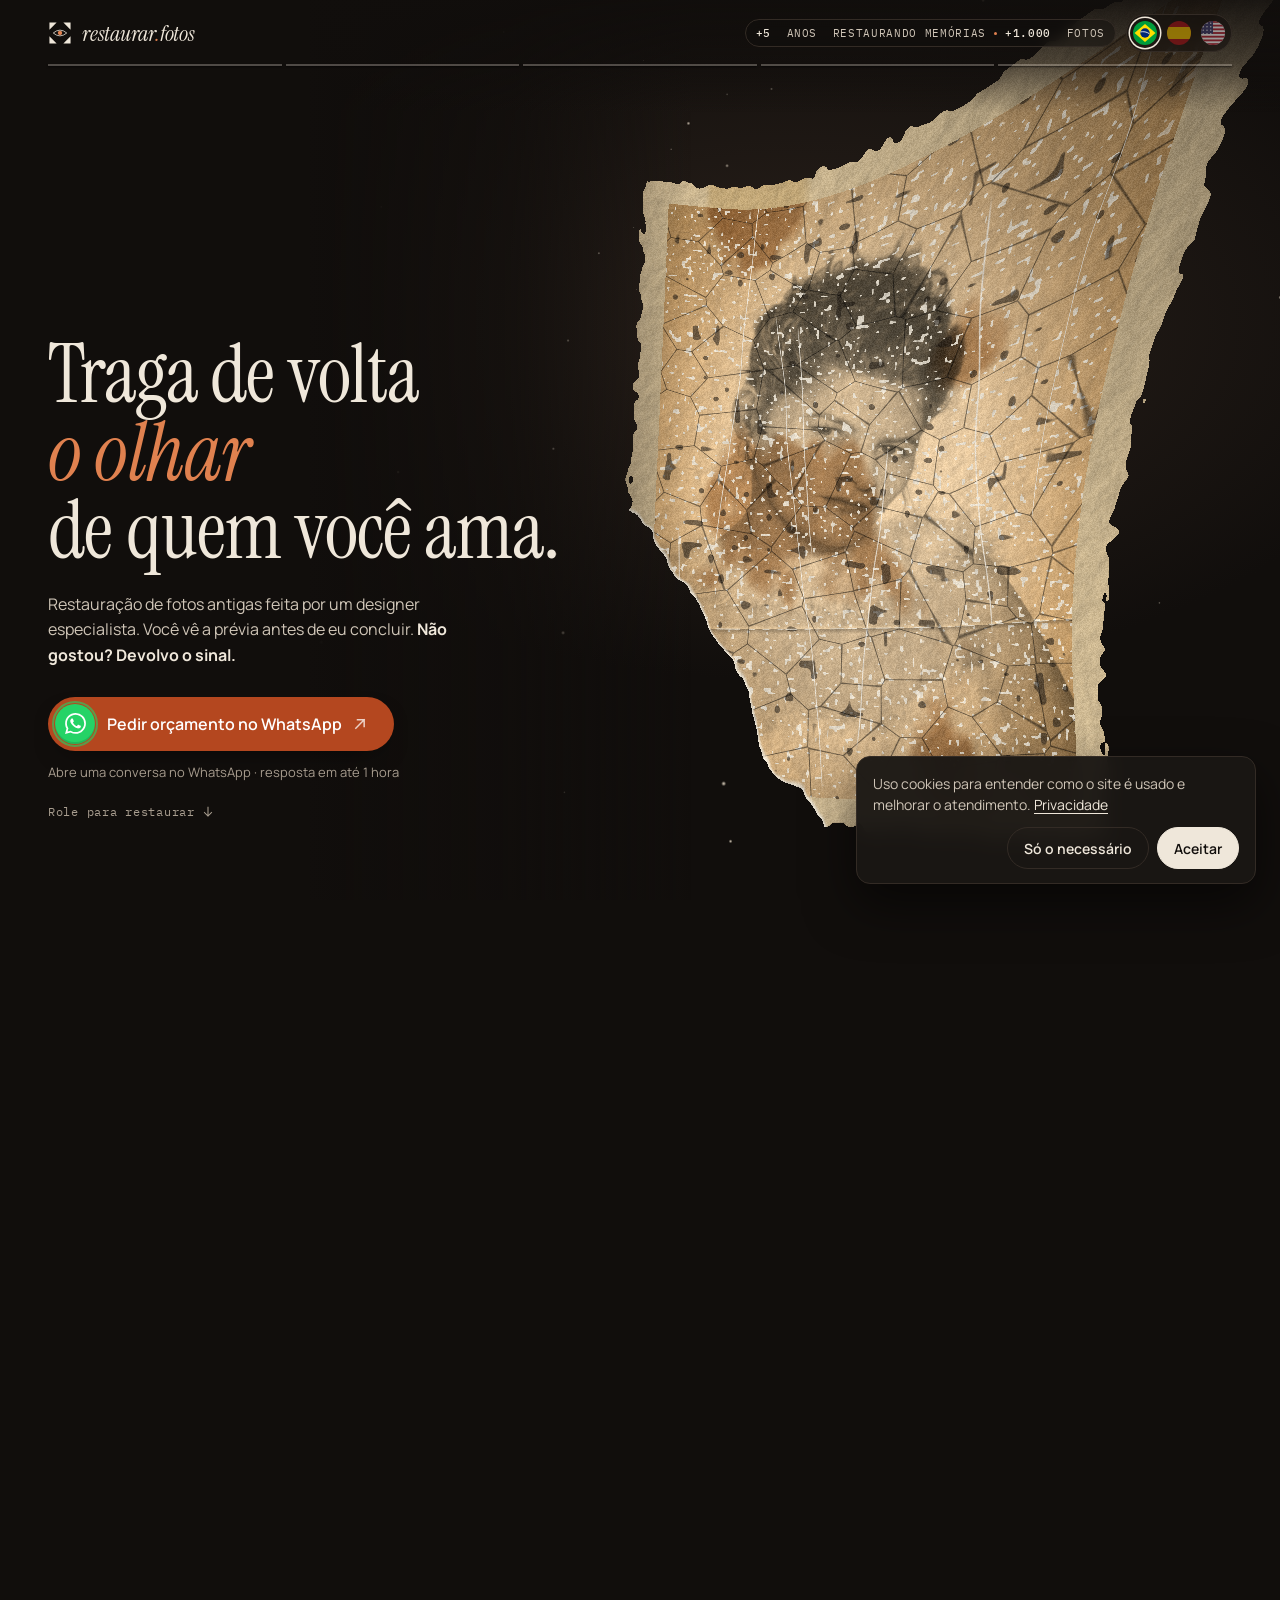
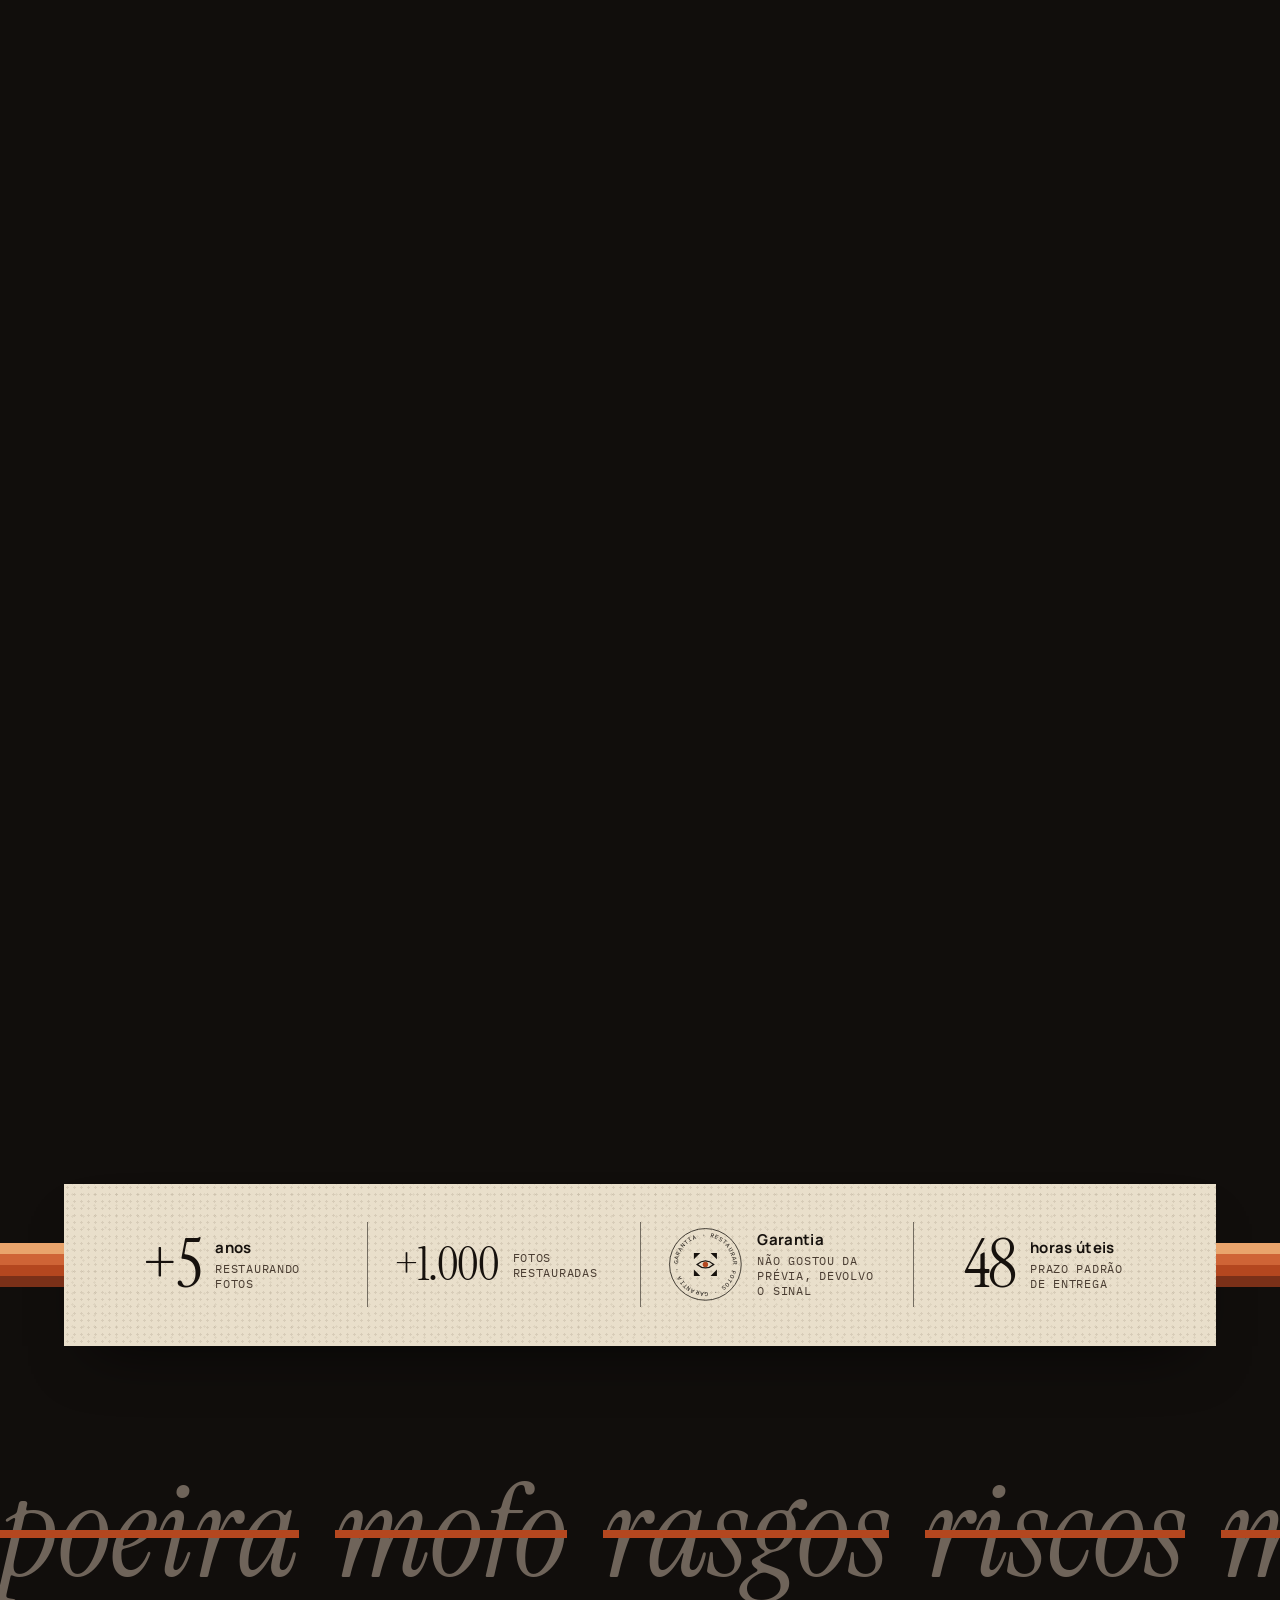
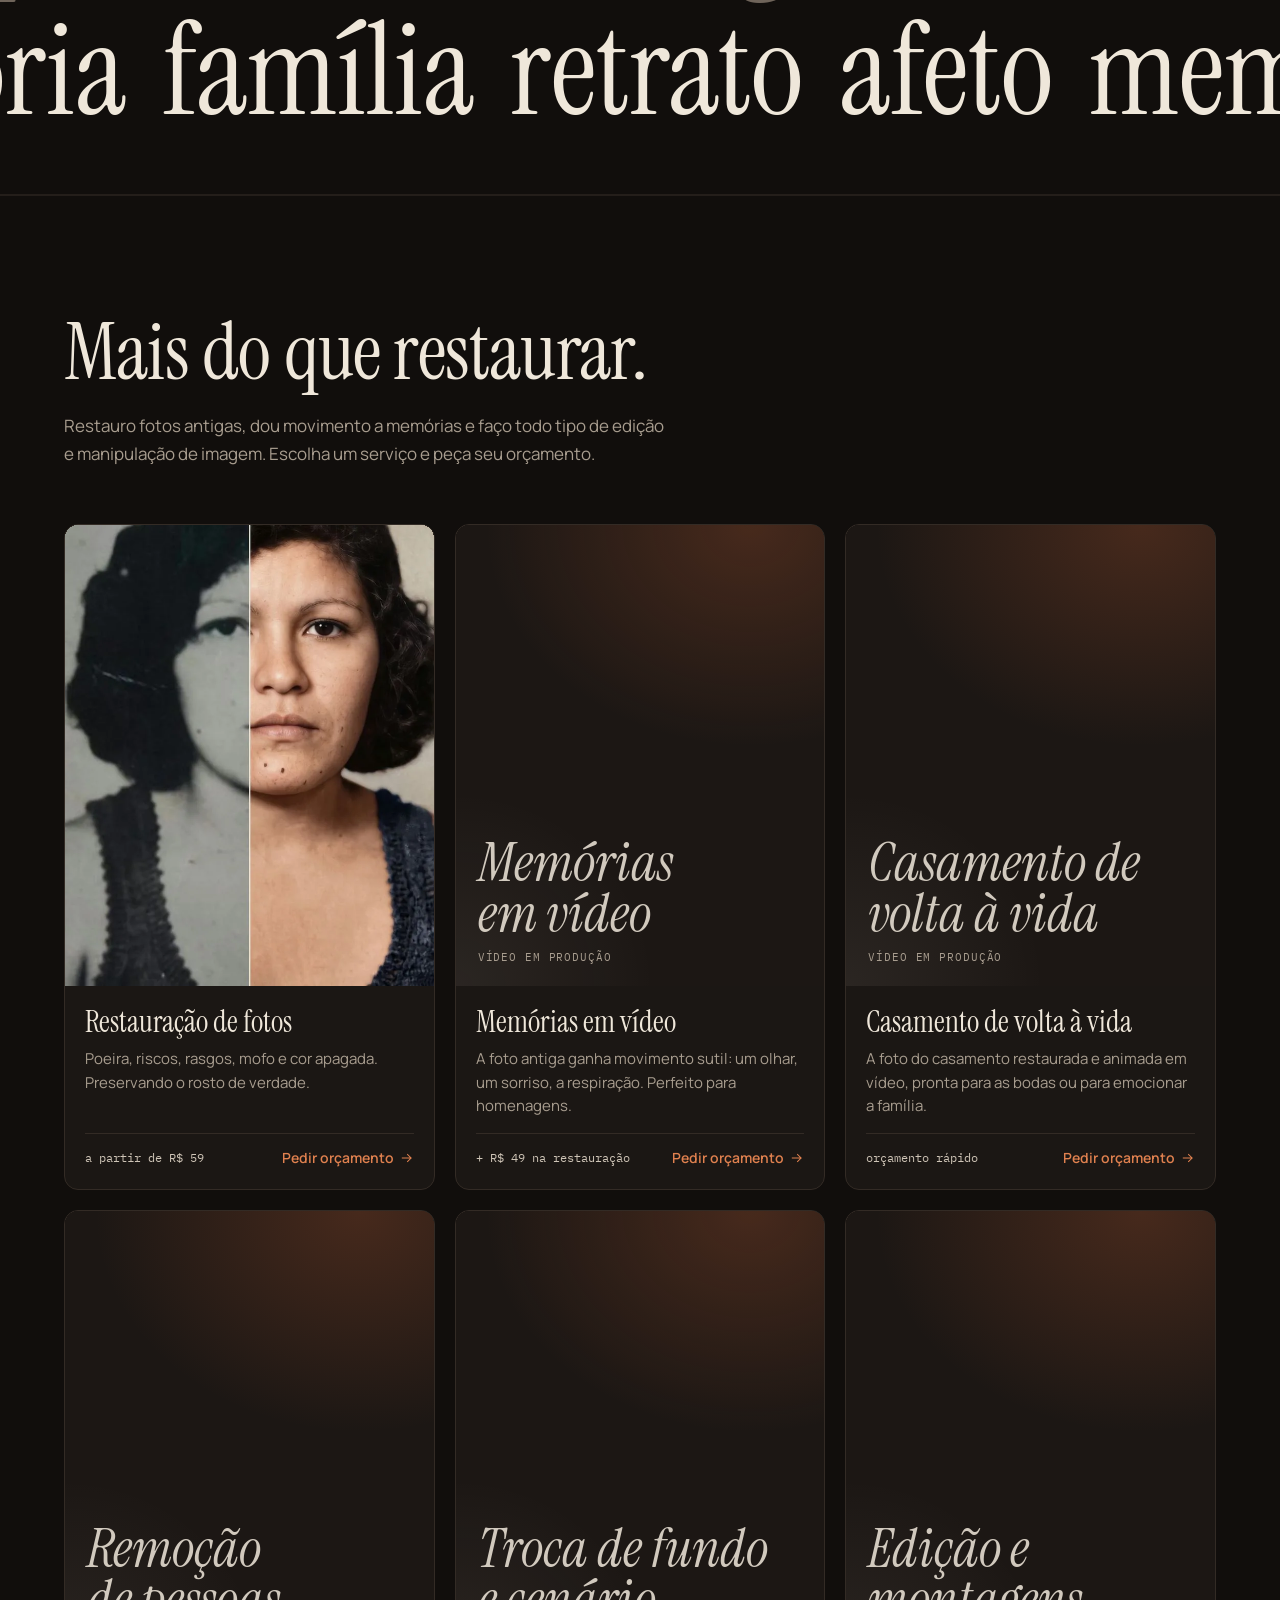
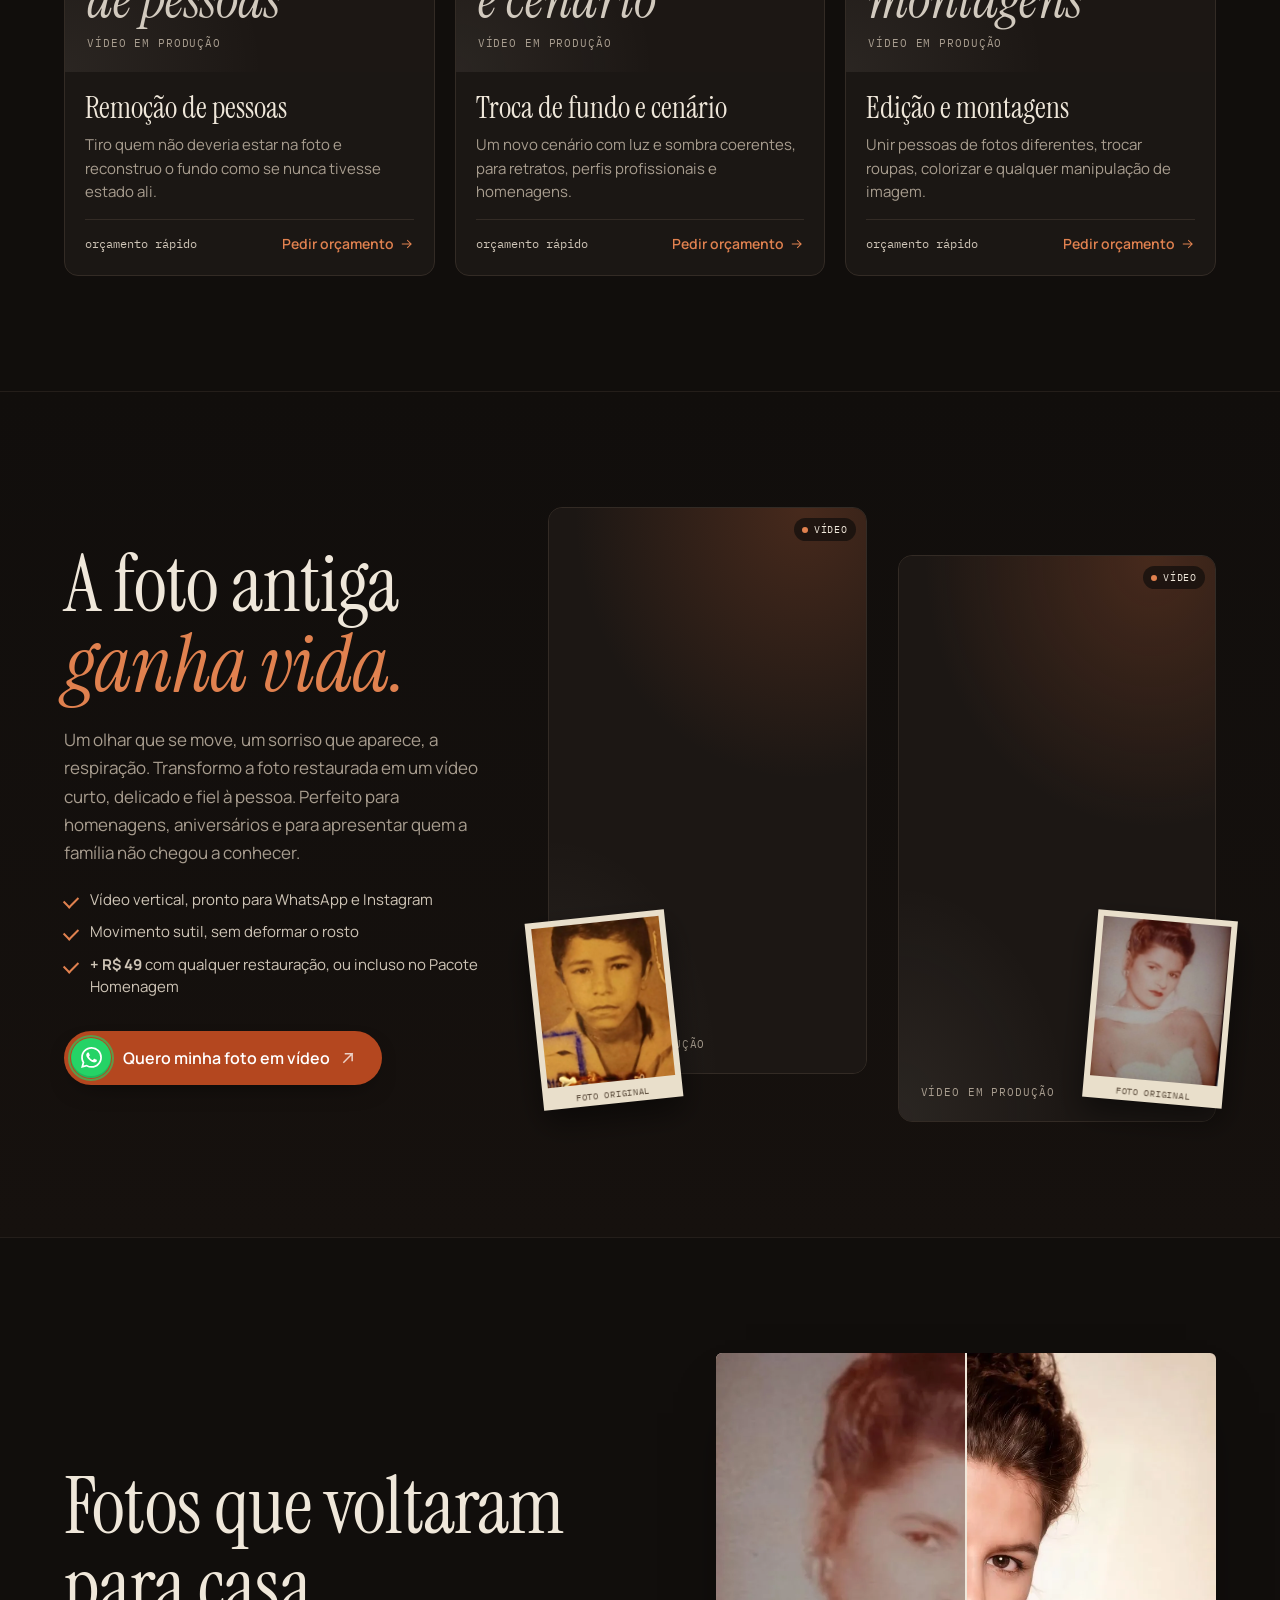
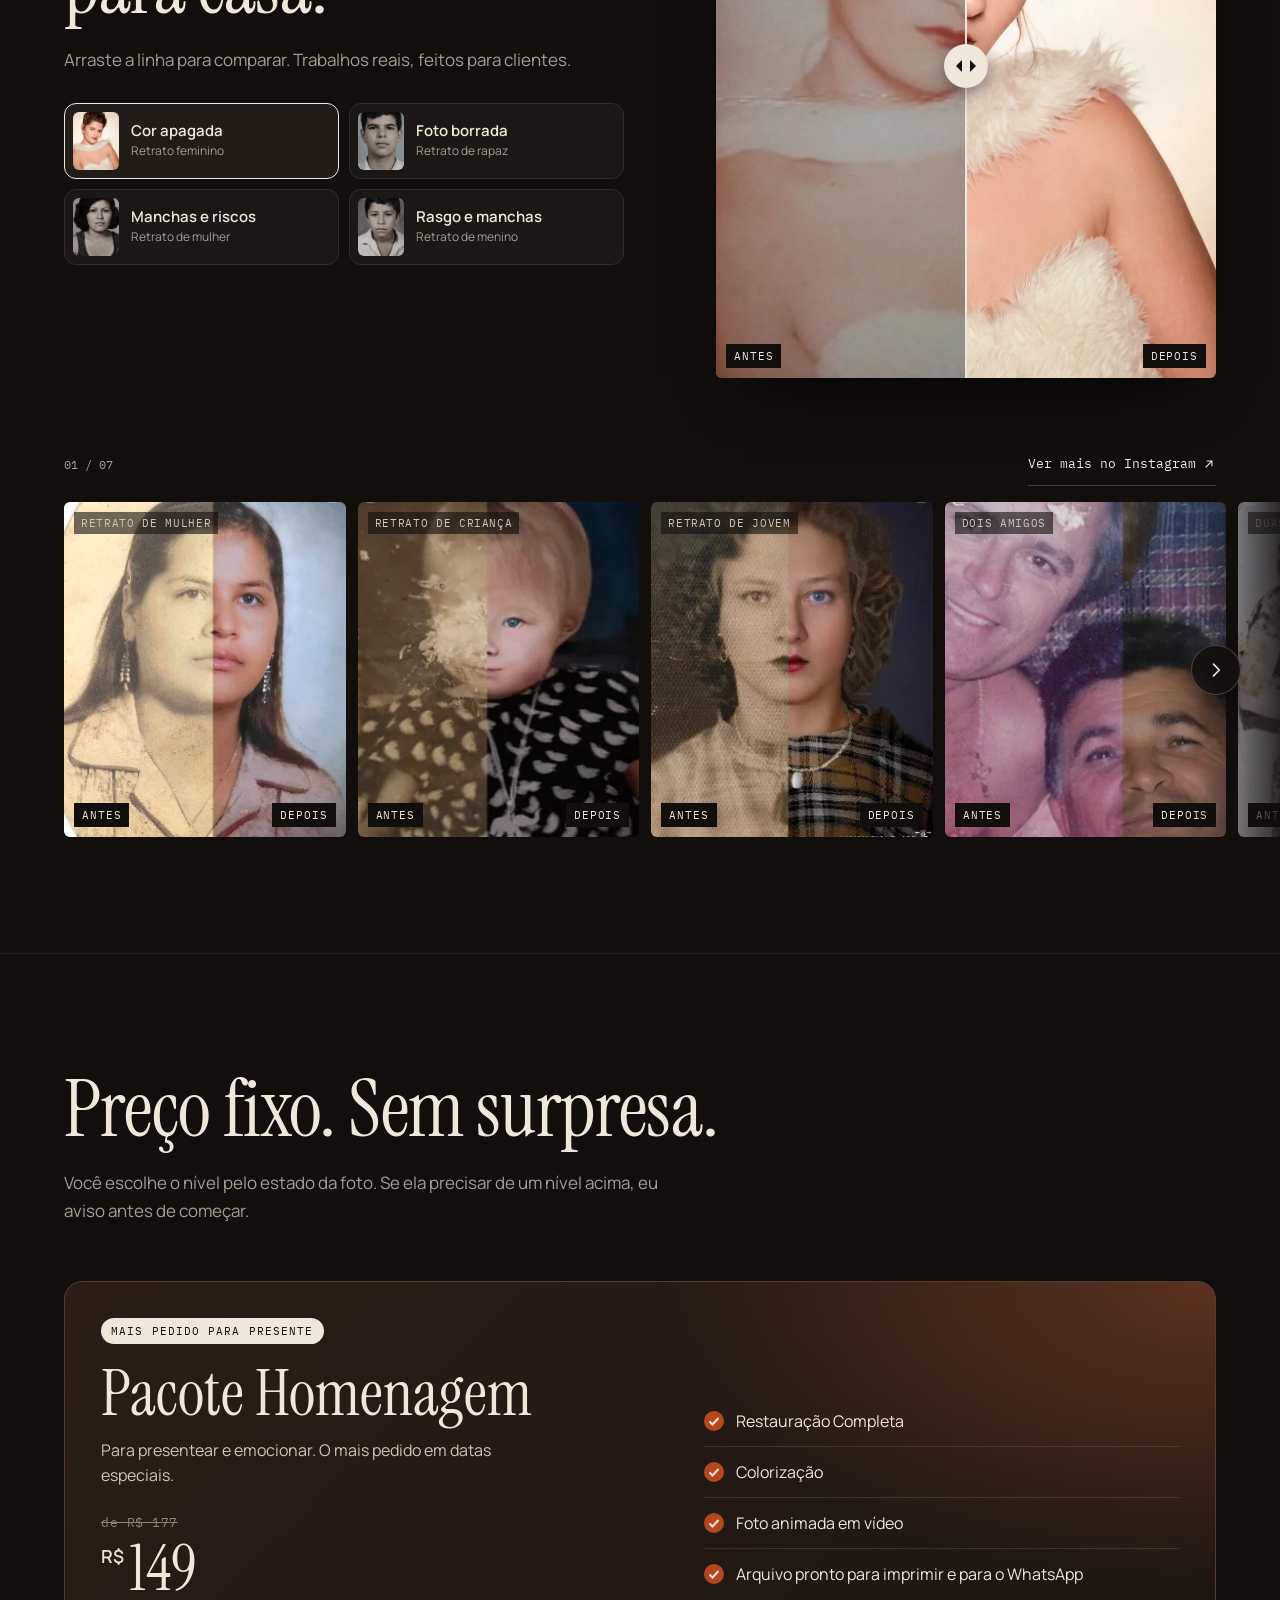
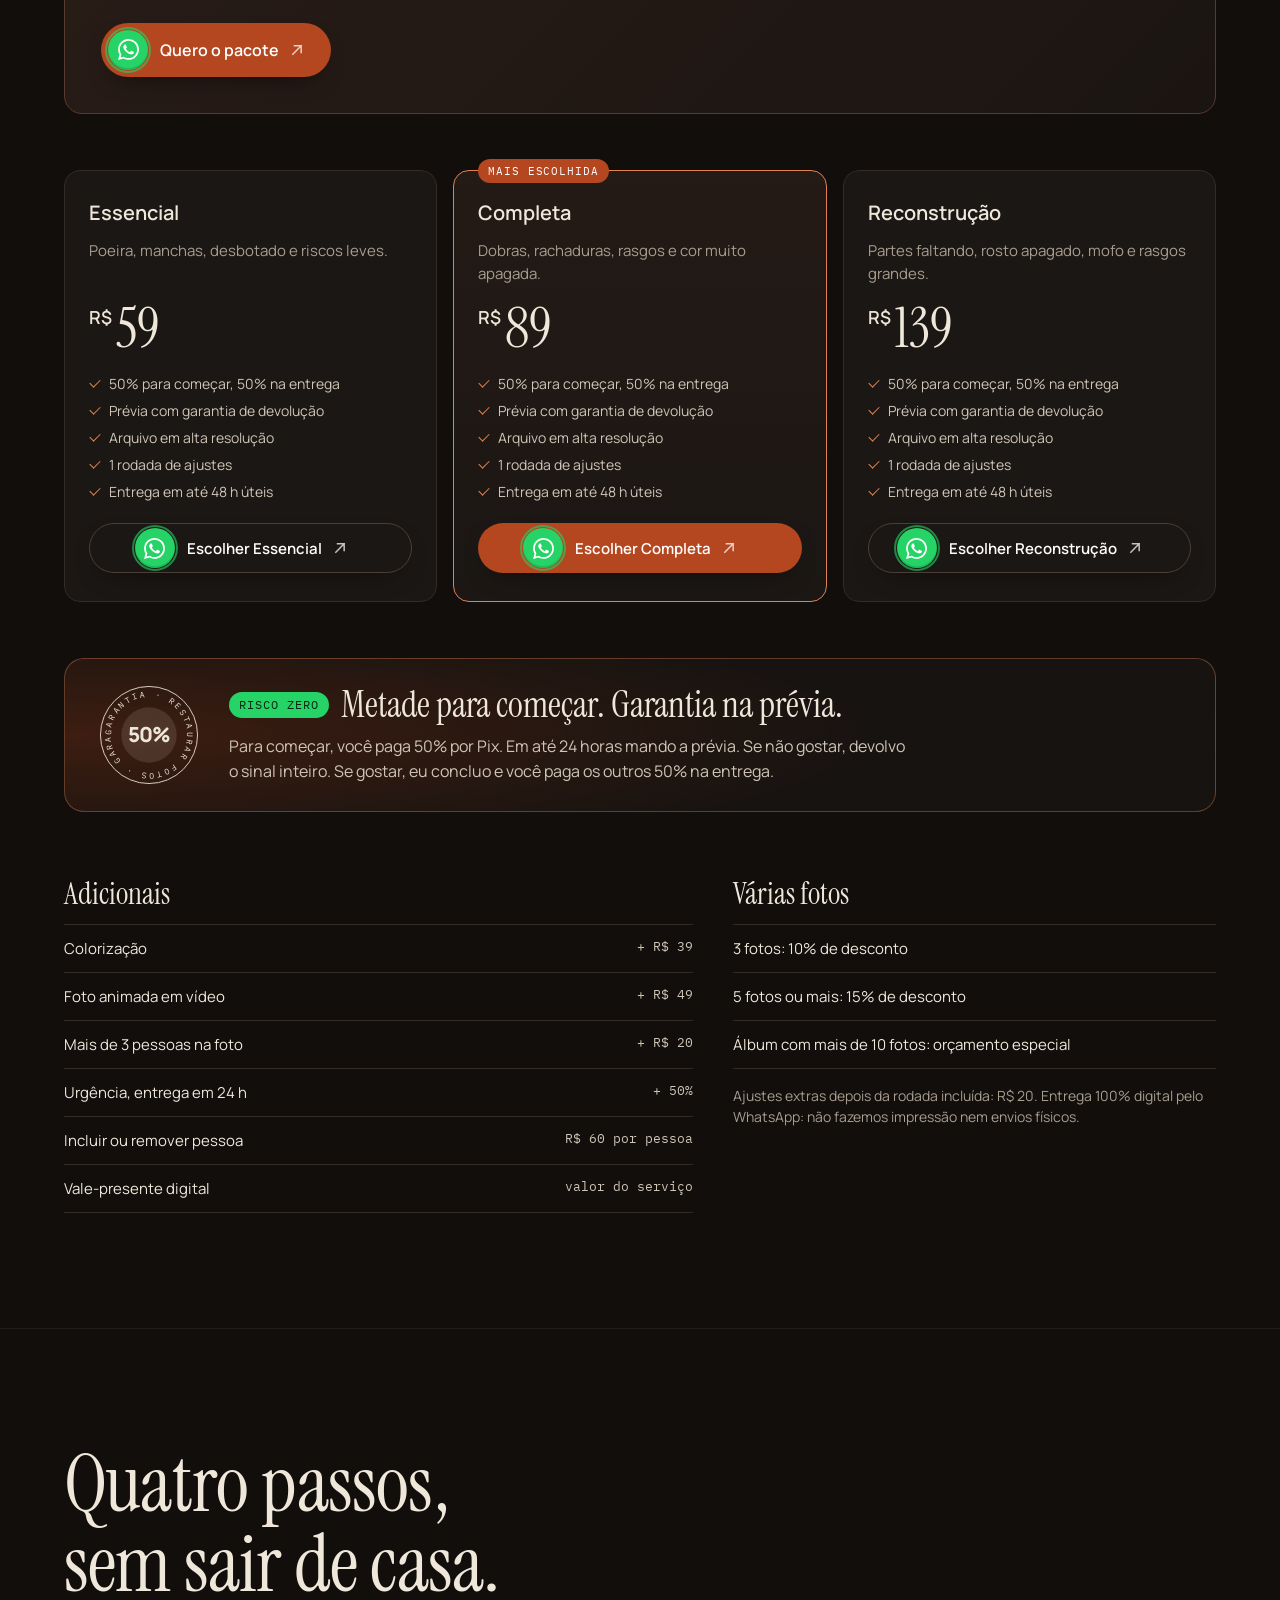
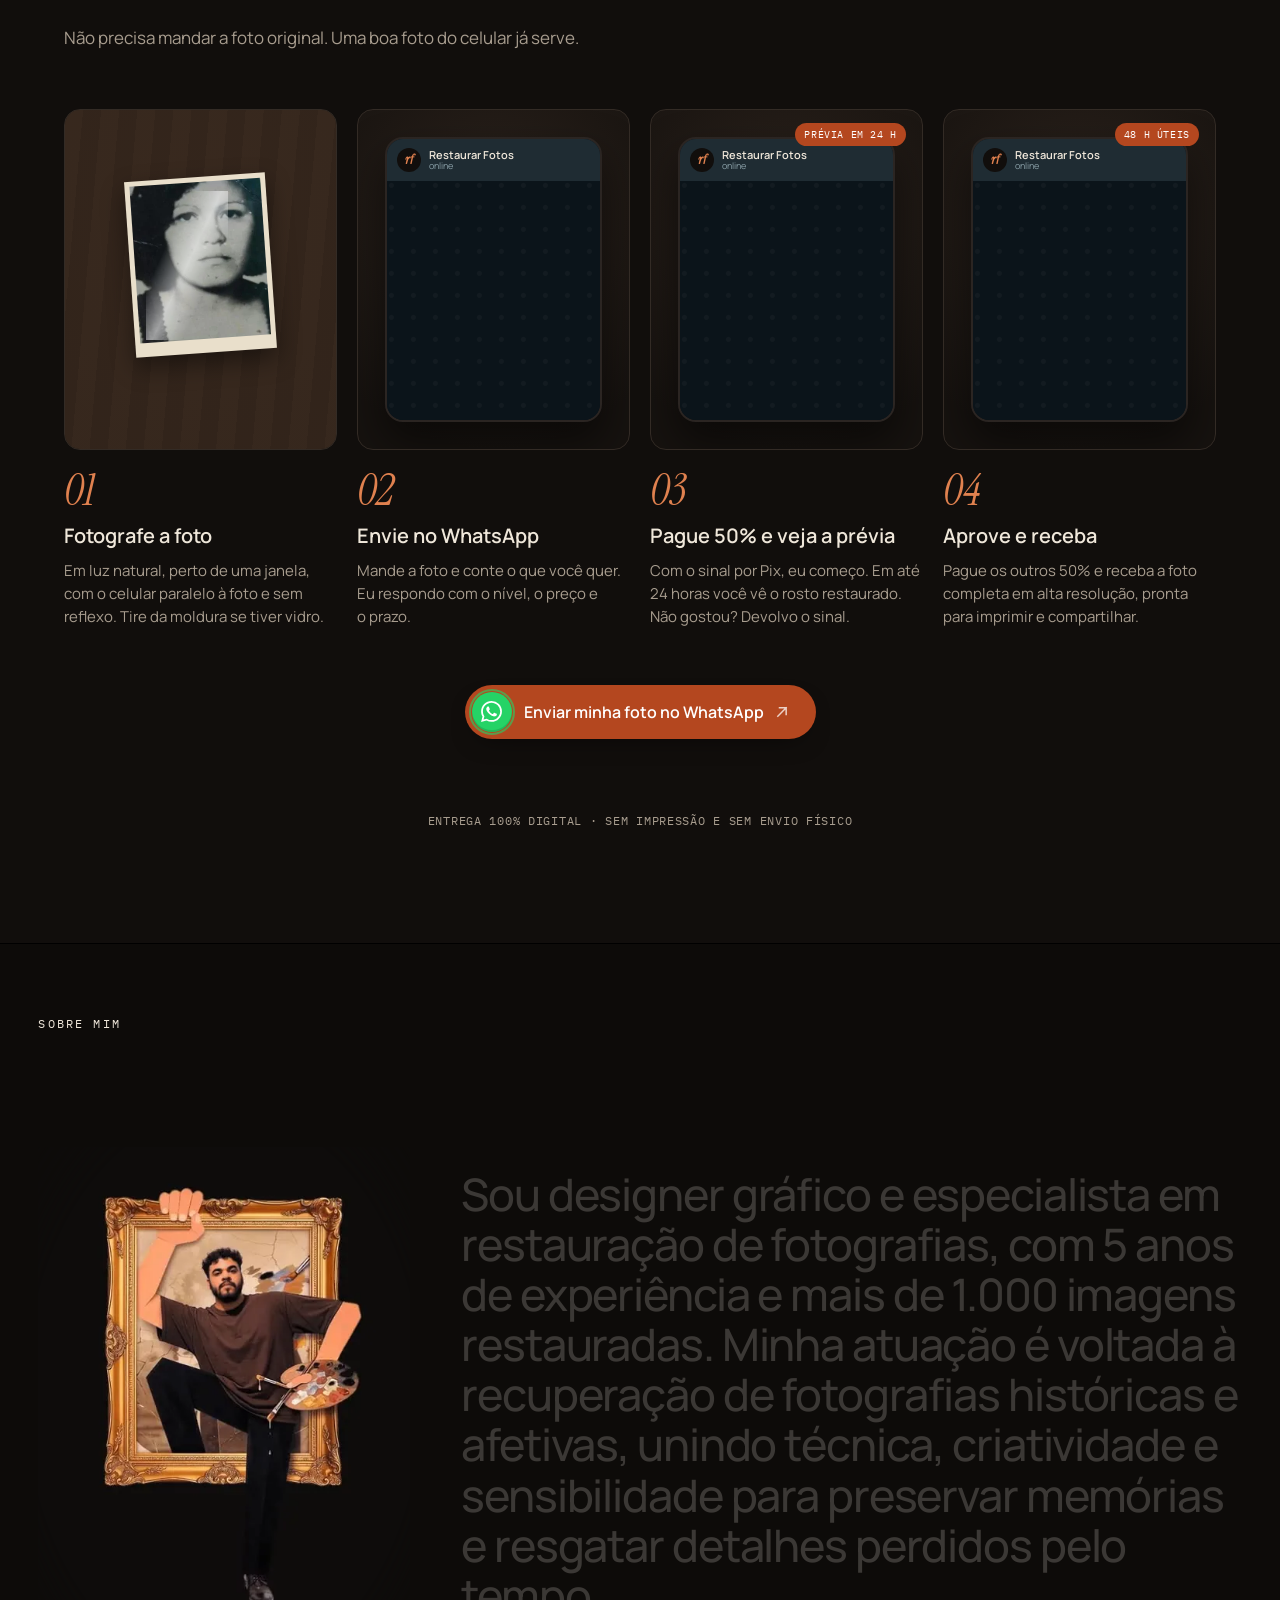
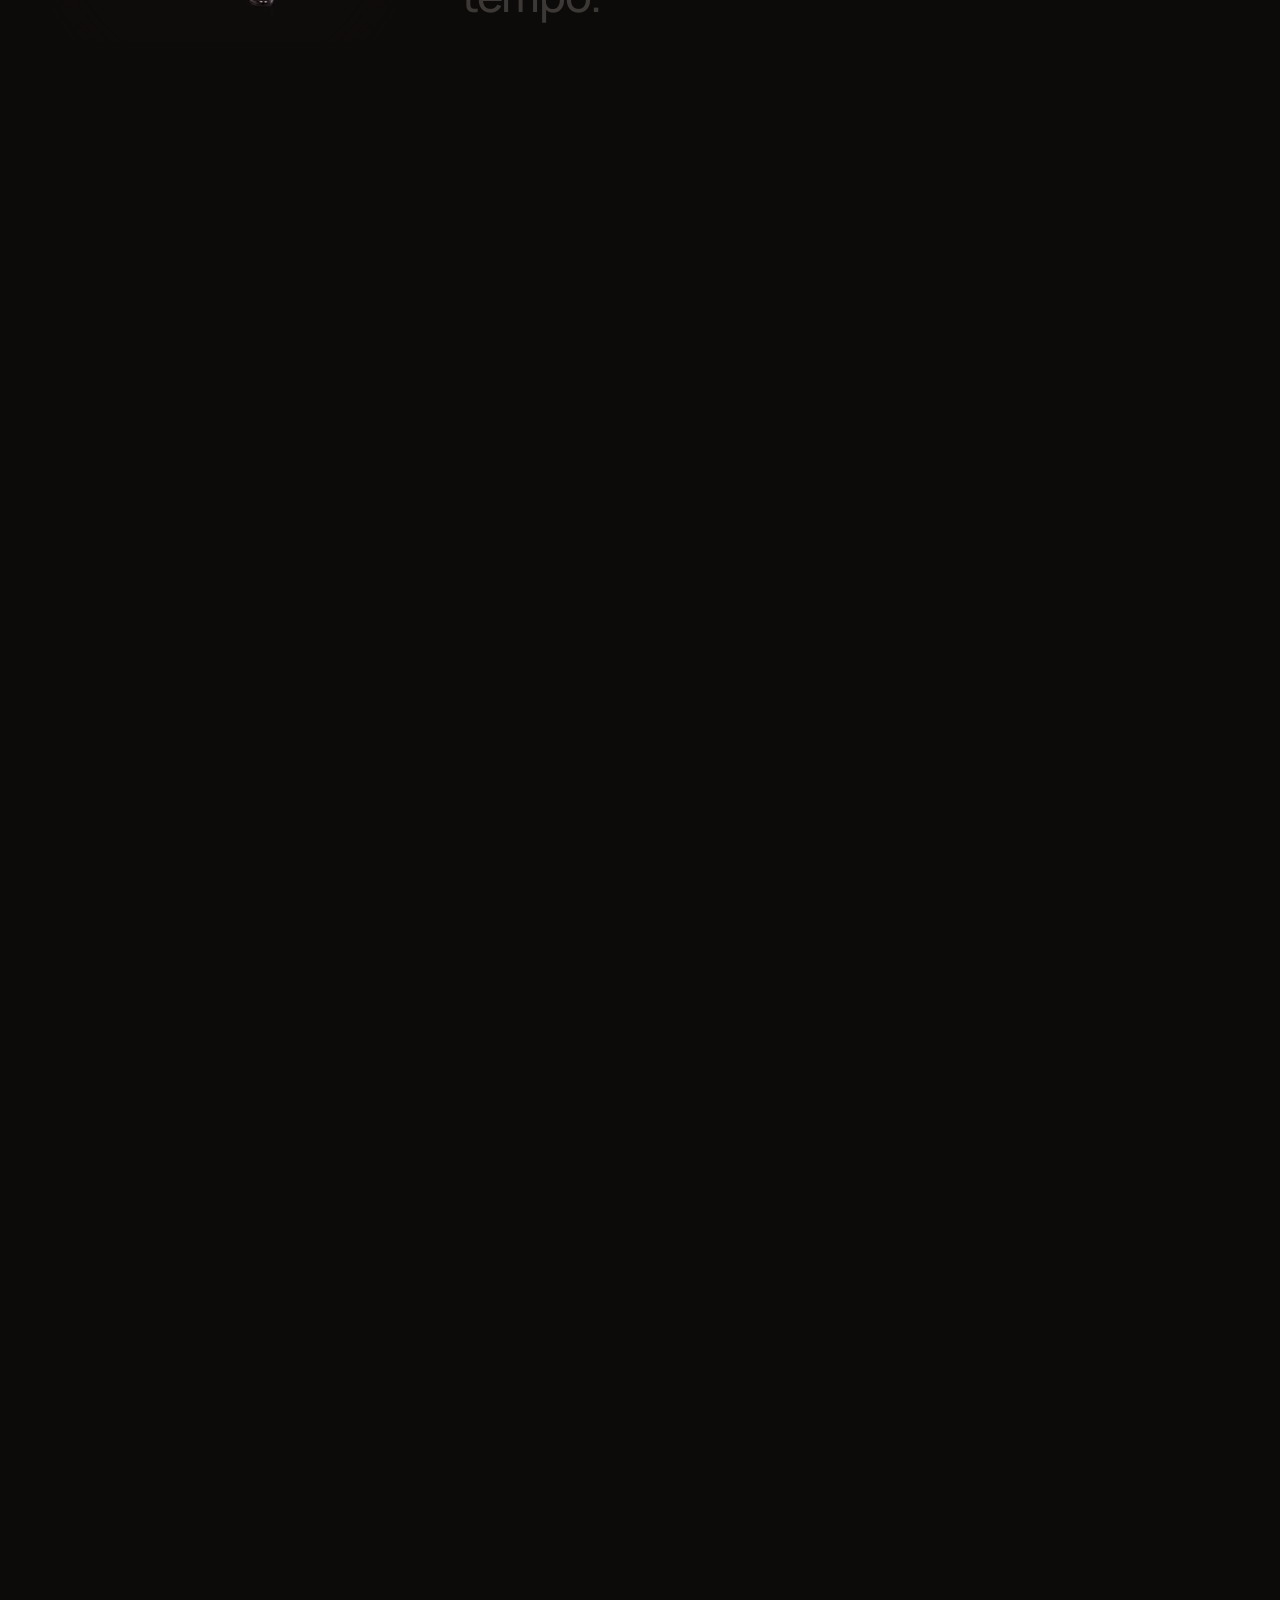
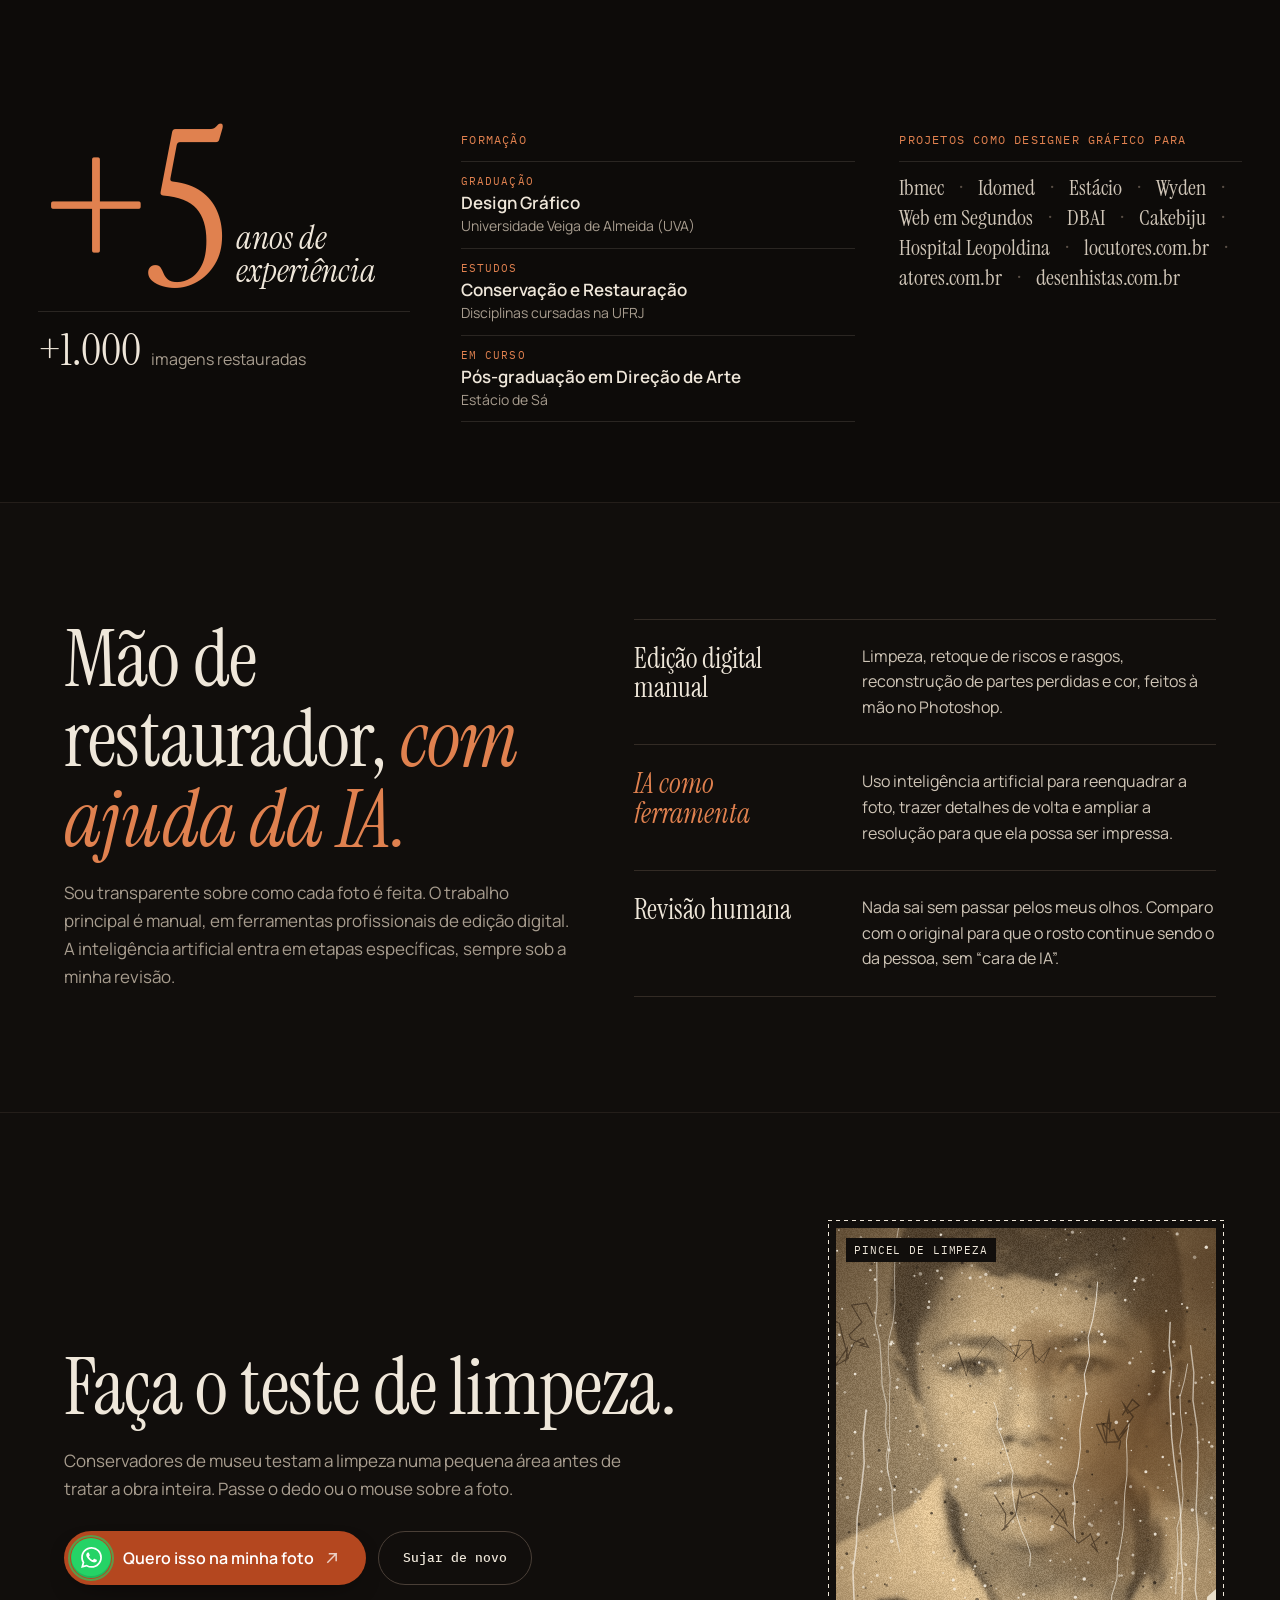
<file: index.html>
<!DOCTYPE html>
<html lang="pt-BR">
<head>
<meta charset="utf-8">
<meta name="viewport" content="width=device-width, initial-scale=1, viewport-fit=cover">
<title>Restauração de Fotos Antigas no Rio de Janeiro e Online | Restaurar Fotos</title>
<meta name="description" content="Restauração de fotos antigas feita por designer especialista, com 5 anos de experiência e mais de 1.000 fotos restauradas. Fotos animadas, remoção de pessoas e troca de fundo. Atendimento pelo WhatsApp para todo o Brasil.">
<meta name="theme-color" content="#110e0c">
<link rel="canonical" href="https://restaurafotos.com.br/">
<link rel="alternate" hreflang="pt-BR" href="https://restaurafotos.com.br/">
<link rel="alternate" hreflang="es" href="https://restaurafotos.com.br/es/">
<link rel="alternate" hreflang="en" href="https://restaurafotos.com.br/en/">
<link rel="alternate" hreflang="x-default" href="https://restaurafotos.com.br/en/">
<meta property="og:type" content="website">
<meta property="og:locale" content="pt_BR">
<meta property="og:title" content="Restaurar Fotos · Traga de volta o olhar de quem você ama">
<meta property="og:description" content="Restauração de fotos antigas, fotos animadas e edição de imagem. Não gostou da prévia? Devolvo o sinal.">
<meta property="og:url" content="https://restaurafotos.com.br/">
<meta property="og:image" content="https://restaurafotos.com.br/img/og/compartilhar.jpg">
<meta name="twitter:card" content="summary_large_image">
<link rel="icon" href="data:image/svg+xml,%3Csvg%20xmlns%3D%22http%3A//www.w3.org/2000/svg%22%20viewBox%3D%220%200%20100%20100%22%20width%3D%22100%22%20height%3D%22100%22%3E%3Crect%20width%3D%22100%22%20height%3D%22100%22%20rx%3D%2222%22%20fill%3D%22%23110e0c%22/%3E%3Cpath%20fill%3D%22%23efe7da%22%20d%3D%22M14.80%2014.80%20L38.80%2014.80%20L14.80%2038.80%20Z%20M85.20%2014.80%20L85.20%2038.80%20L61.20%2014.80%20Z%20M14.80%2085.20%20L14.80%2061.20%20L38.80%2085.20%20Z%20M85.20%2085.20%20L61.20%2085.20%20L85.20%2061.20%20Z%22/%3E%3Ccircle%20cx%3D%2250.00%22%20cy%3D%2250.00%22%20r%3D%229.60%22%20fill%3D%22%23e0814f%22/%3E%3C/svg%3E">
<link rel="preconnect" href="https://fonts.googleapis.com">
<link rel="preconnect" href="https://fonts.gstatic.com" crossorigin>
<link href="https://fonts.googleapis.com/css2?family=IBM+Plex+Mono:wght@400;500&family=Instrument+Serif:ital@0;1&family=Manrope:wght@400;500;600;700&display=swap" rel="stylesheet">
<link rel="preload" as="image" href="img/hero/retrato.webp">
<link rel="stylesheet" href="assets/site.css?v=c71a7b5f">
<script type="application/ld+json">{"@context": "https://schema.org", "@type": "ProfessionalService", "name": "Restaurar Fotos", "url": "https://restaurafotos.com.br/", "image": "https://restaurafotos.com.br/img/og/compartilhar.jpg", "description": "Restauração de fotos antigas feita por designer especialista, com 5 anos de experiência e mais de 1.000 fotos restauradas. Fotos animadas, remoção de pessoas e troca de fundo. Atendimento pelo WhatsApp para todo o Brasil.", "telephone": "+55 21 96870-9575", "priceRange": "R$ 59 – R$ 149", "address": {"@type": "PostalAddress", "addressLocality": "Rio de Janeiro", "addressRegion": "RJ", "addressCountry": "BR"}, "areaServed": [{"@type": "City", "name": "Rio de Janeiro"}, {"@type": "Country", "name": "Brasil"}, "Worldwide"], "availableLanguage": ["pt-BR", "en", "es"], "sameAs": ["https://instagram.com/restaurar.fotos"], "knowsAbout": ["restauração de fotos", "photo restoration", "colorização", "fotos animadas"], "hasOfferCatalog": {"@type": "OfferCatalog", "name": "Restauração de fotos", "itemListElement": [{"@type": "Offer", "itemOffered": {"@type": "Service", "name": "Restauração Essencial"}, "price": "59", "priceCurrency": "BRL"}, {"@type": "Offer", "itemOffered": {"@type": "Service", "name": "Restauração Completa"}, "price": "89", "priceCurrency": "BRL"}, {"@type": "Offer", "itemOffered": {"@type": "Service", "name": "Reconstrução"}, "price": "139", "priceCurrency": "BRL"}, {"@type": "Offer", "itemOffered": {"@type": "Service", "name": "Pacote Homenagem"}, "price": "149", "priceCurrency": "BRL"}]}}</script>
<script type="application/ld+json">{"@context": "https://schema.org", "@type": "FAQPage", "inLanguage": "pt-BR", "mainEntity": [{"@type": "Question", "name": "Como funciona o pagamento?", "acceptedAnswer": {"@type": "Answer", "text": "Você paga 50% por Pix para eu começar. Em até 24 horas recebe a prévia. Se gostar, eu concluo e você paga os outros 50% na entrega."}}, {"@type": "Question", "name": "E se eu não gostar da prévia?", "acceptedAnswer": {"@type": "Answer", "text": "Eu devolvo o sinal inteiro. Você só segue se gostar do resultado."}}, {"@type": "Question", "name": "Vocês usam inteligência artificial?", "acceptedAnswer": {"@type": "Answer", "text": "Sim, como ferramenta. O trabalho principal é manual, em edição digital. A IA ajuda a reenquadrar, recuperar detalhes e ampliar a resolução para impressão. Todo resultado passa pela minha revisão."}}, {"@type": "Question", "name": "Minha foto está muito danificada. Tem jeito?", "acceptedAnswer": {"@type": "Answer", "text": "Na maioria dos casos, sim. Envie mesmo assim: eu avalio e digo com clareza o que dá para recuperar e em qual nível ela se encaixa, antes de você pagar."}}, {"@type": "Question", "name": "Preciso enviar a foto original?", "acceptedAnswer": {"@type": "Answer", "text": "Não. Uma foto bem tirada com o celular já serve, e a original continua com você. Se tiver scanner, melhor ainda."}}, {"@type": "Question", "name": "Quanto tempo demora?", "acceptedAnswer": {"@type": "Answer", "text": "A prévia sai em até 24 horas depois do sinal. A foto completa fica pronta em até 48 horas úteis. Precisa para amanhã? A urgência sai em 24 horas."}}, {"@type": "Question", "name": "Como recebo a foto?", "acceptedAnswer": {"@type": "Answer", "text": "Pelo WhatsApp ou por e-mail, em alta resolução, pronta para imprimir, emoldurar e compartilhar."}}, {"@type": "Question", "name": "Vocês imprimem ou enviam a foto pelo correio?", "acceptedAnswer": {"@type": "Answer", "text": "Não. O trabalho é 100% digital: você recebe o arquivo em alta resolução e imprime onde preferir. Não fazemos impressão nem envios físicos."}}, {"@type": "Question", "name": "Vocês publicam a minha foto?", "acceptedAnswer": {"@type": "Answer", "text": "Só com a sua autorização. Sem ela, a foto fica apenas entre nós."}}, {"@type": "Question", "name": "Atende fora do Rio de Janeiro?", "acceptedAnswer": {"@type": "Answer", "text": "Sim. O atendimento é todo online, para qualquer lugar do Brasil e do exterior."}}, {"@type": "Question", "name": "Dá para dar de presente?", "acceptedAnswer": {"@type": "Answer", "text": "Dá. Existe o vale-presente digital, com cartão personalizado, e o Pacote Homenagem, o mais escolhido para presentear."}}]}</script>
</head>
<body>
<svg width="0" height="0" style="position:absolute" aria-hidden="true">
  <symbol id="i-wa" viewBox="0 0 24 24"><path fill="currentColor" d="M17.47 14.38c-.3-.15-1.76-.87-2.03-.97-.27-.1-.47-.15-.67.15-.2.3-.77.97-.94 1.16-.17.2-.35.22-.64.07-.3-.15-1.26-.46-2.39-1.47-.88-.79-1.48-1.76-1.65-2.06-.17-.3-.02-.46.13-.6.13-.14.3-.35.45-.52.15-.17.2-.3.3-.5.1-.2.05-.37-.03-.52-.07-.15-.67-1.61-.92-2.2-.24-.58-.49-.5-.67-.51h-.57c-.2 0-.52.07-.79.37-.27.3-1.04 1.02-1.04 2.48s1.07 2.88 1.21 3.07c.15.2 2.1 3.2 5.08 4.49.71.31 1.26.49 1.7.63.71.23 1.36.2 1.87.12.57-.09 1.76-.72 2-1.41.25-.7.25-1.29.17-1.41-.07-.13-.27-.2-.57-.35m-5.42 7.4h-.01a9.87 9.87 0 0 1-5.03-1.37l-.36-.22-3.74.98 1-3.65-.24-.37a9.86 9.86 0 0 1-1.51-5.26c0-5.45 4.44-9.88 9.89-9.88 2.64 0 5.12 1.03 6.99 2.9a9.83 9.83 0 0 1 2.89 6.99c0 5.45-4.44 9.88-9.88 9.88m8.41-18.3A11.82 11.82 0 0 0 12.05 0C5.5 0 .16 5.34.16 11.89c0 2.1.55 4.14 1.59 5.95L.06 24l6.3-1.65a11.88 11.88 0 0 0 5.68 1.45h.01c6.55 0 11.89-5.34 11.89-11.89 0-3.18-1.24-6.17-3.48-8.42z"/></symbol>
  <symbol id="i-arrow" viewBox="0 0 24 24"><path fill="none" stroke="currentColor" stroke-width="1.8" stroke-linecap="square" d="M4 12h15m-6-6 6 6-6 6"/></symbol>
  <symbol id="i-down" viewBox="0 0 24 24"><path fill="none" stroke="currentColor" stroke-width="1.8" stroke-linecap="square" d="M12 4v15m-6-6 6 6 6-6"/></symbol>
  <symbol id="i-up" viewBox="0 0 24 24"><path fill="none" stroke="currentColor" stroke-width="1.8" stroke-linecap="square" d="M12 20V5m-6 6 6-6 6 6"/></symbol>
  <symbol id="i-out" viewBox="0 0 24 24"><path fill="none" stroke="currentColor" stroke-width="1.8" stroke-linecap="square" d="M7 17 17 7M9 7h8v8"/></symbol>
  <symbol id="i-heart" viewBox="0 0 24 24"><path fill="currentColor" d="M12 21s-7.5-4.6-9.6-9.3C.8 8.1 3 4 6.9 4c2.2 0 3.6 1.2 5.1 3 1.5-1.8 2.9-3 5.1-3 3.9 0 6.1 4.1 4.5 7.7C19.5 16.4 12 21 12 21z"/></symbol>
</svg>

<section class="seq" id="topo" data-seq aria-label="Restauração ao vivo">
  <div class="seq__stick" data-stick>
    <div class="seq__bg"></div>
    <div class="scene" data-scene aria-hidden="true"><img class="scene__img" alt="" decoding="async" data-src-d="midia/cena/cena.webp" data-src-m="midia/cena/cena-m.webp"></div>
    <div class="seq__poster" data-poster><img src="img/hero/retrato.webp" alt="Retrato antigo de uma mulher sendo restaurado" fetchpriority="high"></div>
    <div class="seq__gl" data-gl></div>
    <div class="eyestage" data-eyestage aria-hidden="true">
      <img class="eyestage__img" src="[data-uri]" data-src-d="midia/olhar/olhar.webp" data-src-m="midia/olhar/olhar-m.webp" alt="">
      <canvas class="eyestage__cv" data-frames-d="midia/olhar/d/" data-frames-m="midia/olhar/m/" data-n-d="95" data-n-m="64"></canvas>
      <i class="eyestage__light"></i>
    </div>
    <div class="seq__scrim" data-scrim></div>
    <div class="seq__scrim2" data-scrim2></div>

    <header class="topbar">
      <div class="topbar__row">
        <a href="#topo" class="logo"><svg class="logo__sym" viewBox="0 0 100 100" aria-hidden="true"><path fill="currentColor" d="M6 6H36L6 36ZM94 6V36L64 6ZM6 94V64L36 94ZM94 94H64L94 64Z"/><path fill="none" stroke="currentColor" stroke-width="3.2" d="M22 50Q50 26 78 50Q50 74 22 50Z"/><circle cx="50" cy="50" r="9" fill="#e0814f"/></svg><span>restaurar<i>.</i>fotos</span></a>
        <div class="topbar__right">
          <span class="topbar__trust"><b>+<span data-anos>5</span></b>&nbsp;anos<span class="hide-m">&nbsp;restaurando memórias</span><span class="hide-xs"><span class="sep"></span><b>+<span data-fotos>1.000</span></b>&nbsp;fotos</span></span>
          <nav class="lang" aria-label="Idioma"><a href="./" hreflang="pt-BR" lang="pt-BR" title="Português" aria-label="Português" aria-current="true"><span class="flag"><svg viewBox="0 0 32 32" aria-hidden="true"><rect width="32" height="32" fill="#009c3b"/><path d="M16 4 30 16 16 28 2 16z" fill="#ffdf00"/><circle cx="16" cy="16" r="6.3" fill="#002776"/><path d="M9.9 14.6c3.9-.9 8.4-.2 12 2.4" fill="none" stroke="#fff" stroke-width="1.1"/></svg></span></a><a href="es/" hreflang="es" lang="es" title="Español" aria-label="Español"><span class="flag"><svg viewBox="0 0 32 32" aria-hidden="true"><rect width="32" height="32" fill="#aa151b"/><rect y="8" width="32" height="16" fill="#f1bf00"/></svg></span></a><a href="en/" hreflang="en" lang="en" title="English" aria-label="English"><span class="flag"><svg viewBox="0 0 32 32" aria-hidden="true"><rect width="32" height="32" fill="#fff"/><rect y="0.00" width="32" height="2.46" fill="#b22234"/><rect y="4.92" width="32" height="2.46" fill="#b22234"/><rect y="9.85" width="32" height="2.46" fill="#b22234"/><rect y="14.77" width="32" height="2.46" fill="#b22234"/><rect y="19.69" width="32" height="2.46" fill="#b22234"/><rect y="24.62" width="32" height="2.46" fill="#b22234"/><rect y="29.54" width="32" height="2.46" fill="#b22234"/><rect width="16" height="17.23" fill="#3c3b6e"/><circle cx="3" cy="3.0" r=".9" fill="#fff"/><circle cx="3" cy="7.6" r=".9" fill="#fff"/><circle cx="3" cy="12.2" r=".9" fill="#fff"/><circle cx="3" cy="16.8" r=".9" fill="#fff"/><circle cx="8" cy="3.0" r=".9" fill="#fff"/><circle cx="8" cy="7.6" r=".9" fill="#fff"/><circle cx="8" cy="12.2" r=".9" fill="#fff"/><circle cx="8" cy="16.8" r=".9" fill="#fff"/><circle cx="13" cy="3.0" r=".9" fill="#fff"/><circle cx="13" cy="7.6" r=".9" fill="#fff"/><circle cx="13" cy="12.2" r=".9" fill="#fff"/><circle cx="13" cy="16.8" r=".9" fill="#fff"/></svg></span></a></nav>
        </div>
      </div>
      <div class="segs" aria-hidden="true">
        <i><b data-seg></b></i><i><b data-seg></b></i><i><b data-seg></b></i><i><b data-seg></b></i><i><b data-seg></b></i>
        <span class="segs__pct" data-pct>0%</span>
      </div>
    </header>

    <div class="layers" data-layers aria-hidden="true">
      <div class="layers__head"><span>Camadas</span><span data-pct2>0%</span></div>
      <div class="layer" data-layer><span class="box"></span>01 Poeira e manchas</div>
      <div class="layer" data-layer><span class="box"></span>02 Riscos e rachaduras</div>
      <div class="layer" data-layer><span class="box"></span>03 Partes perdidas</div>
      <div class="layer" data-layer><span class="box"></span>04 Cor e contraste</div>
      <div class="layer" data-layer><span class="box"></span>05 O olhar</div>
    </div>

    <div class="hero" data-hero>
      <h1 class="hero__title">
        <span data-hl>Traga de volta</span>
        <span data-hl class="it">o olhar</span>
        <span data-hl>de quem você ama.</span>
      </h1>
      <p class="hero__sub">Restauração de fotos antigas feita por um designer especialista. Você vê a prévia antes de eu concluir. <b>Não gostou? Devolvo o sinal.</b></p>
      <div class="hero__cta">
        <a class="btn btn--wa" data-wa data-cur="whatsapp" href="#"><span class="wa-dot"><svg class="ico"><use href="#i-wa"/></svg></span><span class="btn__txt">Pedir orçamento no WhatsApp</span><svg class="ico btn__out" aria-hidden="true"><use href="#i-out"/></svg></a>
        <span class="micro">Abre uma conversa no WhatsApp · resposta em até 1 hora</span>
      </div>
      <span class="hint" data-hint>Role para restaurar <svg class="ico ico--s"><use href="#i-down"/></svg></span>
    </div>

    <div class="stage" data-stage><span class="stage__lbl">Etapa 01 / 05 · Poeira e manchas</span><span class="stage__k">Cada partícula sai. A textura do papel fica.</span></div>
    <div class="stage" data-stage><span class="stage__lbl">Etapa 02 / 05 · Riscos e rachaduras</span><span class="stage__k">Cada rachadura é fechada fio a fio.</span></div>
    <div class="stage" data-stage><span class="stage__lbl">Etapa 03 / 05 · Partes perdidas</span><span class="stage__k">O que o tempo rasgou, eu reconstruo a partir do que restou.</span></div>
    <div class="stage" data-stage><span class="stage__lbl">Etapa 04 / 05 · Cor e contraste</span><span class="stage__k">A cor volta, sem cara de filtro.</span></div>
    <div class="stage" data-stage><span class="stage__lbl">Etapa 05 / 05 · O olhar</span><span class="stage__k">Por último, os olhos. É ali que a pessoa volta a aparecer.</span></div>
    <div class="stage stage--end" data-stage><span class="stage__lbl">Foto restaurada · 100%</span><span class="stage__k">Pronto. Agora imagine a <i>sua</i> foto.</span>
      <a class="btn btn--wa" data-wa data-cur="whatsapp" href="#"><span class="wa-dot"><svg class="ico"><use href="#i-wa"/></svg></span><span class="btn__txt">Quero restaurar a minha</span><svg class="ico btn__out" aria-hidden="true"><use href="#i-out"/></svg></a>
    </div>
  </div>
</section>
<section class="trust" aria-label="Números e garantia">
  <div class="trust__card">
    <div class="trust__stripe" aria-hidden="true"><i></i><i></i><i></i><i></i></div>
    <div class="trust__stripe trust__stripe--r" aria-hidden="true"><i></i><i></i><i></i><i></i></div>
    <div class="trust__item">
      <b class="trust__big">+<span data-anos>5</span></b>
      <span class="trust__stack"><strong>anos</strong><span>restaurando fotos</span></span>
    </div>
    <div class="trust__item">
      <b class="trust__big">+<span data-fotos>1.000</span></b>
      <span class="trust__stack"><span>fotos restauradas</span></span>
    </div>
    <div class="trust__item trust__item--seal">
      <svg class="trust__seal" viewBox="0 0 120 120" aria-hidden="true"><defs><path id="ts" d="M60 60m-43 0a43 43 0 1 1 86 0a43 43 0 1 1-86 0"/></defs><circle cx="60" cy="60" r="56" fill="none" stroke="currentColor" stroke-width="1.2"/><text font-family="IBM Plex Mono,monospace" font-size="9" fill="currentColor"><textPath href="#ts" textLength="266" lengthAdjust="spacingAndGlyphs">GARANTIA · RESTAURAR FOTOS · GARANTIA · </textPath></text><path fill="currentColor" d="M42 42h10l-10 10zM78 42v10l-10-10zM42 78v-10l10 10zM78 78h-10l10-10z"/><path fill="none" stroke="currentColor" stroke-width="2" d="M47 60q13-11 26 0q-13 11-26 0z"/><circle cx="60" cy="60" r="4.2" fill="#b4471f"/></svg>
      <span class="trust__stack"><strong>Garantia</strong><span>não gostou da prévia, devolvo o sinal</span></span>
    </div>
    <div class="trust__item">
      <b class="trust__big">48</b>
      <span class="trust__stack"><strong>horas úteis</strong><span>prazo padrão de entrega</span></span>
    </div>
  </div>
</section>

<section class="band" aria-hidden="true">
  <div class="band__row band__row--old" data-band><span>poeira</span><span>mofo</span><span>rasgos</span><span>riscos</span><span>manchas</span><span>desbotamento</span><span>poeira</span><span>mofo</span><span>rasgos</span></div>
  <div class="band__row" data-band><span>memória</span><span>olhar</span><span>história</span><span>família</span><span>retrato</span><span>afeto</span><span>memória</span><span>olhar</span><span>história</span></div>
</section>

<section class="sec" id="servicos">
  <div class="sec__head">
    <h2 class="h2">Mais do que restaurar.</h2>
    <p class="lead">Restauro fotos antigas, dou movimento a memórias e faço todo tipo de edição e manipulação de imagem. Escolha um serviço e peça seu orçamento.</p>
  </div>
  <div class="services" data-services></div>
</section>

<section class="sec sec--memo" id="memorias">
  <div class="memo">
    <div class="memo__text">
      <h2 class="h2">A foto antiga <i>ganha vida.</i></h2>
      <p class="lead">Um olhar que se move, um sorriso que aparece, a respiração. Transformo a foto restaurada em um vídeo curto, delicado e fiel à pessoa. Perfeito para homenagens, aniversários e para apresentar quem a família não chegou a conhecer.</p>
      <ul class="checks">
        <li>Vídeo vertical, pronto para WhatsApp e Instagram</li>
        <li>Movimento sutil, sem deformar o rosto</li>
        <li><b>+ R$ 49</b> com qualquer restauração, ou incluso no Pacote Homenagem</li>
      </ul>
      <a class="btn btn--wa" data-wa="Olá! Quero transformar uma foto antiga em vídeo." data-cur="whatsapp" href="#"><span class="wa-dot"><svg class="ico"><use href="#i-wa"/></svg></span><span class="btn__txt">Quero minha foto em vídeo</span><svg class="ico btn__out" aria-hidden="true"><use href="#i-out"/></svg></a>
    </div>
    <div class="memo__pairs" data-memorias></div>
  </div>
</section>

<section class="sec sec--ad" id="antes-depois">
  <div class="ad">
    <div class="ad__intro">
      <h2 class="h2">Fotos que voltaram para casa.</h2>
      <p class="lead">Arraste a linha para comparar. Trabalhos reais, feitos para clientes.</p>
      <div class="cases" role="tablist" aria-label="Escolha uma foto">
        <button class="case is-on" data-pair="ruiva" role="tab" aria-selected="true"><img src="img/comparar/ruiva-depois.webp" alt="" loading="lazy" width="56" height="70"><span><b>Cor apagada</b><em>Retrato feminino</em></span></button>
        <button class="case" data-pair="jovem" role="tab" aria-selected="false"><img src="img/comparar/jovem-depois.webp" alt="" loading="lazy" width="56" height="70"><span><b>Foto borrada</b><em>Retrato de rapaz</em></span></button>
        <button class="case" data-pair="mulher" role="tab" aria-selected="false"><img src="img/comparar/mulher-depois.webp" alt="" loading="lazy" width="56" height="70"><span><b>Manchas e riscos</b><em>Retrato de mulher</em></span></button>
        <button class="case" data-pair="menino" role="tab" aria-selected="false"><img src="img/comparar/menino-depois.webp" alt="" loading="lazy" width="56" height="70"><span><b>Rasgo e manchas</b><em>Retrato de menino</em></span></button>
      </div>
    </div>
    <div class="cmp">
      <div class="cmp__stage" data-cmp data-cur="arraste">
        <img class="cmp__after" data-cmp-after src="img/comparar/ruiva-depois.webp" alt="Foto restaurada" loading="lazy" draggable="false">
        <img class="cmp__before" data-cmp-before src="img/comparar/ruiva-antes.webp" alt="Foto original, antes da restauração" loading="lazy" draggable="false">
        <span class="tag tag--l">Antes</span><span class="tag tag--r">Depois</span>
        <div class="cmp__handle" data-cmp-handle><span></span></div>
      </div>
    </div>
  </div>
  <div class="reel">
    <div class="reel__head"><span class="mono muted" data-rail-count>01 / 07</span><a class="link" data-ig href="#" target="_blank" rel="noopener">Ver mais no Instagram <svg class="ico ico--s"><use href="#i-out"/></svg></a></div>
    <div class="rail" data-rail data-drag data-cur="arraste" tabindex="0" role="region" aria-label="Fotos que voltaram para casa."></div>
  </div>
</section>



<section class="sec" id="pacotes">
  <div class="sec__head">
    <h2 class="h2">Preço fixo. Sem surpresa.</h2>
    <p class="lead">Você escolhe o nível pelo estado da foto. Se ela precisar de um nível acima, eu aviso antes de começar.</p>
  </div>
  <div class="homenagem" data-homenagem></div>
  <div class="tiers" data-tiers></div>
  <div class="guarantee">
    <svg class="guarantee__seal" viewBox="0 0 120 120" aria-hidden="true"><defs><path id="gs" d="M60 60m-44 0a44 44 0 1 1 88 0a44 44 0 1 1-88 0"/></defs><circle cx="60" cy="60" r="56" fill="none" stroke="currentColor" stroke-width="1"/><circle cx="60" cy="60" r="32" fill="currentColor" opacity=".12"/><text font-family="IBM Plex Mono,monospace" font-size="9.5" letter-spacing="2.6" fill="currentColor"><textPath href="#gs">GARANTIA · RESTAURAR FOTOS · GARANTIA · </textPath></text><text x="60" y="68" text-anchor="middle" font-family="Manrope,system-ui,sans-serif" font-weight="800" font-size="24" letter-spacing="-1" fill="currentColor">50%</text></svg>
    <div>
      <h3 class="h3" data-badge="Risco zero">Metade para começar. Garantia na prévia.</h3>
      <p class="guarantee__p">Para começar, você paga 50% por Pix. Em até 24 horas mando a prévia. Se não gostar, devolvo o sinal inteiro. Se gostar, eu concluo e você paga os outros 50% na entrega.</p>
    </div>
  </div>
  <div class="extras">
    <div class="extras__col">
      <h3 class="h3">Adicionais</h3>
      <dl class="extras__list" data-adicionais></dl>
    </div>
    <div class="extras__col">
      <h3 class="h3">Várias fotos</h3>
      <ul class="extras__vol" data-volume></ul>
      <p class="note">Ajustes extras depois da rodada incluída: R$ 20. Entrega 100% digital pelo WhatsApp: não fazemos impressão nem envios físicos.</p>
    </div>
  </div>
</section>

<section class="sec" id="como-enviar">
  <div class="sec__head">
    <h2 class="h2">Quatro passos, sem sair de casa.</h2>
    <p class="lead">Não precisa mandar a foto original. Uma boa foto do celular já serve.</p>
  </div>
  <ol class="howto" data-howto>
    <li class="how">
      <div class="how__art art art--1" aria-hidden="true">
        <div class="a1-table"></div>
        <div class="a1-photo"><img src="img/como/foto-antiga.webp" alt="" loading="lazy"></div>
        <div class="a1-glare"></div>
        <div class="a1-phone"><div class="a1-screen"><img src="img/como/foto-antiga.webp" alt="" loading="lazy"><i class="br br--tl"></i><i class="br br--tr"></i><i class="br br--bl"></i><i class="br br--br"></i></div><div class="a1-shutter"></div></div>
        <div class="a1-flash"></div>
        <div class="a1-ok">sem reflexo</div>
      </div>
      <span class="how__n">01</span>
      <h3 class="how__t">Fotografe a foto</h3>
      <p class="how__p">Em luz natural, perto de uma janela, com o celular paralelo à foto e sem reflexo. Tire da moldura se tiver vidro.</p>
    </li>
    <li class="how">
      <div class="how__art art art--2" aria-hidden="true">
        <div class="chat">
          <div class="chat__head"><span class="chat__av">rf</span><span>Restaurar Fotos<small>online</small></span></div>
          <div class="chat__body">
            <div class="bub bub--me bub--img a2-b1"><img src="img/como/foto-antiga.webp" alt="" loading="lazy"></div>
            <div class="bub bub--me a2-b2">Oi! Quero restaurar essa foto da minha avó<span class="read"><i></i><i></i></span></div>
            <div class="bub bub--them a2-b3">Linda! Nível Completa, R$ 89. Fica pronta em 48 h úteis.</div>
          </div>
        </div>
      </div>
      <span class="how__n">02</span>
      <h3 class="how__t">Envie no WhatsApp</h3>
      <p class="how__p">Mande a foto e conte o que você quer. Eu respondo com o nível, o preço e o prazo.</p>
    </li>
    <li class="how">
      <div class="how__art art art--3" aria-hidden="true">
        <div class="chat">
          <div class="chat__head"><span class="chat__av">rf</span><span>Restaurar Fotos<small>online</small></span></div>
          <div class="chat__body">
            <div class="bub bub--me bub--pix a3-b1"><span class="pix">PIX</span><span>Sinal de 50%<br><b>R$ 44,50</b></span></div>
            <div class="bub bub--them bub--img a3-b2"><span class="a3-pic"><img class="a3-old" src="img/como/foto-antiga.webp" alt="" loading="lazy"><img class="a3-new" src="img/como/foto-restaurada.webp" alt="" loading="lazy"><span class="wm">PRÉVIA</span></span></div>
            <div class="bub bub--me a3-b3">Amei! Pode concluir</div>
          </div>
        </div>
        <div class="badge a3-badge">prévia em 24 h</div>
      </div>
      <span class="how__n">03</span>
      <h3 class="how__t">Pague 50% e veja a prévia</h3>
      <p class="how__p">Com o sinal por Pix, eu começo. Em até 24 horas você vê o rosto restaurado. Não gostou? Devolvo o sinal.</p>
    </li>
    <li class="how">
      <div class="how__art art art--4" aria-hidden="true">
        <div class="chat">
          <div class="chat__head"><span class="chat__av">rf</span><span>Restaurar Fotos<small>online</small></span></div>
          <div class="chat__body">
            <div class="bub bub--me bub--pix a4-b1"><span class="pix">PIX</span><span>Restante, 50%<br><b>R$ 44,50</b></span></div>
            <div class="bub bub--them bub--file a4-b2"><span class="file"><img src="img/como/foto-restaurada.webp" alt="" loading="lazy"></span><span>foto-restaurada.jpg<small>alta resolução</small></span><span class="dl"><svg class="ico ico--s"><use href="#i-down"/></svg></span></div>
            <svg class="a4-heart"><use href="#i-heart"/></svg>
          </div>
        </div>
        <div class="badge a4-badge">48 h úteis</div>
      </div>
      <span class="how__n">04</span>
      <h3 class="how__t">Aprove e receba</h3>
      <p class="how__p">Pague os outros 50% e receba a foto completa em alta resolução, pronta para imprimir e compartilhar.</p>
    </li>
  </ol>
  <div class="row-center"><a class="btn btn--wa" data-wa data-cur="whatsapp" href="#"><span class="wa-dot"><svg class="ico"><use href="#i-wa"/></svg></span><span class="btn__txt">Enviar minha foto no WhatsApp</span><svg class="ico btn__out" aria-hidden="true"><use href="#i-out"/></svg></a></div>
  <p class="digital"><svg class="ico" aria-hidden="true"><use href="#i-out"/></svg>Entrega 100% digital · sem impressão e sem envio físico</p>
</section>

<section class="about" id="sobre">
  <div class="about__track" data-about>
    <div class="about__stick">
      <span class="about__label">Sobre mim</span>
      <div class="about__me"><video data-about-video muted loop playsinline preload="none" aria-label="Animação de apresentação"></video></div>
      <p class="about__text" data-about-text>Sou designer gráfico e especialista em restauração de fotografias, com 5 anos de experiência e mais de 1.000 imagens restauradas. Minha atuação é voltada à recuperação de fotografias históricas e afetivas, unindo técnica, criatividade e sensibilidade para preservar memórias e resgatar detalhes perdidos pelo tempo.</p>
    </div>
  </div>
  <div class="about__more">
    <div class="about__stats">
      <p class="stat-big"><span class="stat-big__n">+<span data-anos>5</span></span><span class="stat-big__u">anos de<br>experiência</span></p>
      <p class="stat-small"><b>+<span data-fotos>1.000</span></b> imagens restauradas</p>
    </div>
    <div class="about__info">
      <div class="about__edu"><p class="about__clients-h">Formação</p>
      <ul class="about__cv">
      <li><span>Graduação</span><b>Design Gráfico</b><em>Universidade Veiga de Almeida (UVA)</em></li>
      <li><span>Estudos</span><b>Conservação e Restauração</b><em>Disciplinas cursadas na UFRJ</em></li>
      <li><span>Em curso</span><b>Pós-graduação em Direção de Arte</b><em>Estácio de Sá</em></li>
    </ul>
      </div>
      <div class="about__clients">
      <p class="about__clients-h">Projetos como designer gráfico para</p>
      <ul><li>Ibmec</li><li>Idomed</li><li>Estácio</li><li>Wyden</li><li>Web em Segundos</li><li>DBAI</li><li>Cakebiju</li><li>Hospital Leopoldina</li><li>locutores.com.br</li><li>atores.com.br</li><li>desenhistas.com.br</li></ul>
    </div>
    </div>
  </div>
</section>

<section class="sec" id="como-trabalho">
  <div class="method">
    <div class="method__text">
      <h2 class="h2">Mão de restaurador, <i>com ajuda da IA.</i></h2>
      <p class="lead">Sou transparente sobre como cada foto é feita. O trabalho principal é manual, em ferramentas profissionais de edição digital. A inteligência artificial entra em etapas específicas, sempre sob a minha revisão.</p>
    </div>
    <dl class="method__list">
      <div><dt>Edição digital manual</dt><dd>Limpeza, retoque de riscos e rasgos, reconstrução de partes perdidas e cor, feitos à mão no Photoshop.</dd></div>
      <div><dt>IA como ferramenta</dt><dd>Uso inteligência artificial para reenquadrar a foto, trazer detalhes de volta e ampliar a resolução para que ela possa ser impressa.</dd></div>
      <div><dt>Revisão humana</dt><dd>Nada sai sem passar pelos meus olhos. Comparo com o original para que o rosto continue sendo o da pessoa, sem “cara de IA”.</dd></div>
    </dl>
  </div>
</section>
<section class="sec sec--test" id="teste">
  <div class="sec__head">
    <h2 class="h2">Faça o teste de limpeza.</h2>
    <p class="lead">Conservadores de museu testam a limpeza numa pequena área antes de tratar a obra inteira. Passe o dedo ou o mouse sobre a foto.</p>
  </div>
  <div class="clean">
    <div class="clean__ants"></div>
    <div class="clean__box" data-clean data-cur="limpar">
      <img src="img/comparar/menino-depois.webp" alt="Foto restaurada de um menino" draggable="false" loading="lazy">
      <canvas></canvas>
    </div>
    <span class="tag tag--tl">Pincel de limpeza</span>
    <span class="tag tag--br">Limpo <span data-clean-pct>0%</span></span>
  </div>
  <div class="row-center">
    <a class="btn btn--wa" data-wa data-cur="whatsapp" href="#"><span class="wa-dot"><svg class="ico"><use href="#i-wa"/></svg></span><span class="btn__txt">Quero isso na minha foto</span><svg class="ico btn__out" aria-hidden="true"><use href="#i-out"/></svg></a>
    <button class="btn btn--ghost" data-clean-reset type="button">Sujar de novo</button>
  </div>
</section>
<section class="sec" id="depoimentos" data-depo-sec hidden>
  <div class="sec__head"><h2 class="h2">Quem recebeu a foto de volta conta melhor.</h2></div>
  <div class="rail" data-depo data-drag tabindex="0" role="region" aria-label="Quem recebeu a foto de volta conta melhor."></div>
</section>

<section class="sec" id="duvidas">
  <div class="sec__head"><h2 class="h2">Antes de enviar.</h2></div>
  <div class="faq"><details><summary>Como funciona o pagamento?<span class="plus" aria-hidden="true"></span></summary><p>Você paga 50% por Pix para eu começar. Em até 24 horas recebe a prévia. Se gostar, eu concluo e você paga os outros 50% na entrega.</p></details><details><summary>E se eu não gostar da prévia?<span class="plus" aria-hidden="true"></span></summary><p>Eu devolvo o sinal inteiro. Você só segue se gostar do resultado.</p></details><details><summary>Vocês usam inteligência artificial?<span class="plus" aria-hidden="true"></span></summary><p>Sim, como ferramenta. O trabalho principal é manual, em edição digital. A IA ajuda a reenquadrar, recuperar detalhes e ampliar a resolução para impressão. Todo resultado passa pela minha revisão.</p></details><details><summary>Minha foto está muito danificada. Tem jeito?<span class="plus" aria-hidden="true"></span></summary><p>Na maioria dos casos, sim. Envie mesmo assim: eu avalio e digo com clareza o que dá para recuperar e em qual nível ela se encaixa, antes de você pagar.</p></details><details><summary>Preciso enviar a foto original?<span class="plus" aria-hidden="true"></span></summary><p>Não. Uma foto bem tirada com o celular já serve, e a original continua com você. Se tiver scanner, melhor ainda.</p></details><details><summary>Quanto tempo demora?<span class="plus" aria-hidden="true"></span></summary><p>A prévia sai em até 24 horas depois do sinal. A foto completa fica pronta em até 48 horas úteis. Precisa para amanhã? A urgência sai em 24 horas.</p></details><details><summary>Como recebo a foto?<span class="plus" aria-hidden="true"></span></summary><p>Pelo WhatsApp ou por e-mail, em alta resolução, pronta para imprimir, emoldurar e compartilhar.</p></details><details><summary>Vocês imprimem ou enviam a foto pelo correio?<span class="plus" aria-hidden="true"></span></summary><p>Não. O trabalho é 100% digital: você recebe o arquivo em alta resolução e imprime onde preferir. Não fazemos impressão nem envios físicos.</p></details><details><summary>Vocês publicam a minha foto?<span class="plus" aria-hidden="true"></span></summary><p>Só com a sua autorização. Sem ela, a foto fica apenas entre nós.</p></details><details><summary>Atende fora do Rio de Janeiro?<span class="plus" aria-hidden="true"></span></summary><p>Sim. O atendimento é todo online, para qualquer lugar do Brasil e do exterior.</p></details><details><summary>Dá para dar de presente?<span class="plus" aria-hidden="true"></span></summary><p>Dá. Existe o vale-presente digital, com cartão personalizado, e o Pacote Homenagem, o mais escolhido para presentear.</p></details></div>
</section>

<section class="final" id="final" data-final>
  <div class="eyes" data-eyes>
    <div class="eye" data-eye data-before="img/olhos/ruiva-antes.webp" data-after="img/olhos/ruiva-depois.webp"><canvas></canvas><span class="eye__lbl" data-eye-lbl>antes</span></div>
    <div class="eye" data-eye data-before="img/olhos/mulher-antes.webp" data-after="img/olhos/mulher-depois.webp"><canvas></canvas><span class="eye__lbl" data-eye-lbl>antes</span></div>
    <div class="eye" data-eye data-before="img/olhos/menino-antes.webp" data-after="img/olhos/menino-depois.webp"><canvas></canvas><span class="eye__lbl" data-eye-lbl>antes</span></div>
    <div class="eye" data-eye data-before="img/olhos/jovem-antes.webp" data-after="img/olhos/jovem-depois.webp"><canvas></canvas><span class="eye__lbl" data-eye-lbl>antes</span></div>
  </div>
  <div class="final__text">
    <h2 class="final__title">Toda foto guarda <i>um olhar.</i></h2>
    <p class="lead">Envie a sua pelo WhatsApp. Eu respondo com o nível, o preço e o prazo.</p>
    <a class="btn btn--wa btn--lg" data-wa data-cur="whatsapp" href="#"><span class="wa-dot"><svg class="ico"><use href="#i-wa"/></svg></span><span class="btn__txt">Enviar minha foto no WhatsApp</span><svg class="ico btn__out" aria-hidden="true"><use href="#i-out"/></svg></a>
    <span class="micro">Abre uma conversa no WhatsApp · resposta em até 1 hora</span>
  </div>
</section>

<footer class="foot" id="contato">
  <div class="foot__top">
    <div class="foot__cta">
      <p class="foot__big">Sua foto pode ser<br><i>a próxima.</i></p>
      <a class="btn btn--dark" data-wa data-cur="whatsapp" href="#"><span class="wa-dot"><svg class="ico"><use href="#i-wa"/></svg></span><span class="btn__txt">Conversar no WhatsApp</span><svg class="ico btn__out" aria-hidden="true"><use href="#i-out"/></svg></a>
    </div>
    <div class="foot__cols">
      <div>
        <p class="foot__h">Fale comigo</p>
        <a data-wa href="#">WhatsApp</a>
        <a data-ig href="#" target="_blank" rel="noopener">Instagram</a>
        <a data-mail href="#" hidden></a>
      </div>
      <div>
        <p class="foot__h">Navegue</p>
        <a href="#servicos">Serviços</a>
        <a href="#pacotes">Pacotes</a>
        <a href="#como-enviar">Como enviar</a>
        <a href="#sobre">Sobre mim</a>
        <a href="#duvidas">Dúvidas</a>
      </div>
      <div>
        <p class="foot__h">Atendimento</p>
        <span>Rio de Janeiro e online</span>
        <span>Brasil e exterior</span>
        <span>Resposta em até 1 hora</span>
        <nav class="lang lang--foot" aria-label="Idioma"><a href="./" hreflang="pt-BR" lang="pt-BR" title="Português" aria-label="Português" aria-current="true"><span class="flag"><svg viewBox="0 0 32 32" aria-hidden="true"><rect width="32" height="32" fill="#009c3b"/><path d="M16 4 30 16 16 28 2 16z" fill="#ffdf00"/><circle cx="16" cy="16" r="6.3" fill="#002776"/><path d="M9.9 14.6c3.9-.9 8.4-.2 12 2.4" fill="none" stroke="#fff" stroke-width="1.1"/></svg></span></a><a href="es/" hreflang="es" lang="es" title="Español" aria-label="Español"><span class="flag"><svg viewBox="0 0 32 32" aria-hidden="true"><rect width="32" height="32" fill="#aa151b"/><rect y="8" width="32" height="16" fill="#f1bf00"/></svg></span></a><a href="en/" hreflang="en" lang="en" title="English" aria-label="English"><span class="flag"><svg viewBox="0 0 32 32" aria-hidden="true"><rect width="32" height="32" fill="#fff"/><rect y="0.00" width="32" height="2.46" fill="#b22234"/><rect y="4.92" width="32" height="2.46" fill="#b22234"/><rect y="9.85" width="32" height="2.46" fill="#b22234"/><rect y="14.77" width="32" height="2.46" fill="#b22234"/><rect y="19.69" width="32" height="2.46" fill="#b22234"/><rect y="24.62" width="32" height="2.46" fill="#b22234"/><rect y="29.54" width="32" height="2.46" fill="#b22234"/><rect width="16" height="17.23" fill="#3c3b6e"/><circle cx="3" cy="3.0" r=".9" fill="#fff"/><circle cx="3" cy="7.6" r=".9" fill="#fff"/><circle cx="3" cy="12.2" r=".9" fill="#fff"/><circle cx="3" cy="16.8" r=".9" fill="#fff"/><circle cx="8" cy="3.0" r=".9" fill="#fff"/><circle cx="8" cy="7.6" r=".9" fill="#fff"/><circle cx="8" cy="12.2" r=".9" fill="#fff"/><circle cx="8" cy="16.8" r=".9" fill="#fff"/><circle cx="13" cy="3.0" r=".9" fill="#fff"/><circle cx="13" cy="7.6" r=".9" fill="#fff"/><circle cx="13" cy="12.2" r=".9" fill="#fff"/><circle cx="13" cy="16.8" r=".9" fill="#fff"/></svg></span></a></nav>
      </div>
    </div>
  </div>
  <div class="foot__mark" aria-hidden="true">restaurar<i>.fotos</i></div>
  <div class="foot__bottom">
    <span>© <span data-year>2026</span> Restaurar Fotos · Restauração de fotos e memórias em vídeo</span>
    <span class="foot__links"><a href="#" data-privacy>Privacidade</a>
    <a href="#topo">Voltar ao topo <svg class="ico ico--s"><use href="#i-up"/></svg></a></span>
  </div>
</footer>

<div class="sticky" data-sticky>
  <a class="btn btn--wa btn--sticky" data-wa data-cur="whatsapp" href="#"><span class="wa-dot"><svg class="ico"><use href="#i-wa"/></svg></span><span class="btn__txt">Orçamento no WhatsApp</span><svg class="ico btn__out" aria-hidden="true"><use href="#i-out"/></svg></a>
</div>

<div class="cursor" data-cursor aria-hidden="true">
  <svg class="cursor__arrow" viewBox="0 0 11 17" shape-rendering="crispEdges"><rect x="0" y="0" width="1" height="1" fill="#110e0c"/><rect x="0" y="1" width="1" height="1" fill="#110e0c"/><rect x="1" y="1" width="1" height="1" fill="#110e0c"/><rect x="0" y="2" width="1" height="1" fill="#110e0c"/><rect x="1" y="2" width="1" height="1" fill="#e0814f"/><rect x="2" y="2" width="1" height="1" fill="#110e0c"/><rect x="0" y="3" width="1" height="1" fill="#110e0c"/><rect x="1" y="3" width="1" height="1" fill="#efe7da"/><rect x="2" y="3" width="1" height="1" fill="#efe7da"/><rect x="3" y="3" width="1" height="1" fill="#110e0c"/><rect x="0" y="4" width="1" height="1" fill="#110e0c"/><rect x="1" y="4" width="1" height="1" fill="#efe7da"/><rect x="2" y="4" width="1" height="1" fill="#efe7da"/><rect x="3" y="4" width="1" height="1" fill="#efe7da"/><rect x="4" y="4" width="1" height="1" fill="#110e0c"/><rect x="0" y="5" width="1" height="1" fill="#110e0c"/><rect x="1" y="5" width="1" height="1" fill="#efe7da"/><rect x="2" y="5" width="1" height="1" fill="#efe7da"/><rect x="3" y="5" width="1" height="1" fill="#efe7da"/><rect x="4" y="5" width="1" height="1" fill="#efe7da"/><rect x="5" y="5" width="1" height="1" fill="#110e0c"/><rect x="0" y="6" width="1" height="1" fill="#110e0c"/><rect x="1" y="6" width="1" height="1" fill="#efe7da"/><rect x="2" y="6" width="1" height="1" fill="#efe7da"/><rect x="3" y="6" width="1" height="1" fill="#efe7da"/><rect x="4" y="6" width="1" height="1" fill="#efe7da"/><rect x="5" y="6" width="1" height="1" fill="#efe7da"/><rect x="6" y="6" width="1" height="1" fill="#110e0c"/><rect x="0" y="7" width="1" height="1" fill="#110e0c"/><rect x="1" y="7" width="1" height="1" fill="#efe7da"/><rect x="2" y="7" width="1" height="1" fill="#efe7da"/><rect x="3" y="7" width="1" height="1" fill="#efe7da"/><rect x="4" y="7" width="1" height="1" fill="#efe7da"/><rect x="5" y="7" width="1" height="1" fill="#efe7da"/><rect x="6" y="7" width="1" height="1" fill="#efe7da"/><rect x="7" y="7" width="1" height="1" fill="#110e0c"/><rect x="0" y="8" width="1" height="1" fill="#110e0c"/><rect x="1" y="8" width="1" height="1" fill="#efe7da"/><rect x="2" y="8" width="1" height="1" fill="#efe7da"/><rect x="3" y="8" width="1" height="1" fill="#efe7da"/><rect x="4" y="8" width="1" height="1" fill="#efe7da"/><rect x="5" y="8" width="1" height="1" fill="#efe7da"/><rect x="6" y="8" width="1" height="1" fill="#efe7da"/><rect x="7" y="8" width="1" height="1" fill="#efe7da"/><rect x="8" y="8" width="1" height="1" fill="#110e0c"/><rect x="0" y="9" width="1" height="1" fill="#110e0c"/><rect x="1" y="9" width="1" height="1" fill="#efe7da"/><rect x="2" y="9" width="1" height="1" fill="#efe7da"/><rect x="3" y="9" width="1" height="1" fill="#efe7da"/><rect x="4" y="9" width="1" height="1" fill="#efe7da"/><rect x="5" y="9" width="1" height="1" fill="#efe7da"/><rect x="6" y="9" width="1" height="1" fill="#efe7da"/><rect x="7" y="9" width="1" height="1" fill="#efe7da"/><rect x="8" y="9" width="1" height="1" fill="#efe7da"/><rect x="9" y="9" width="1" height="1" fill="#110e0c"/><rect x="0" y="10" width="1" height="1" fill="#110e0c"/><rect x="1" y="10" width="1" height="1" fill="#efe7da"/><rect x="2" y="10" width="1" height="1" fill="#efe7da"/><rect x="3" y="10" width="1" height="1" fill="#efe7da"/><rect x="4" y="10" width="1" height="1" fill="#efe7da"/><rect x="5" y="10" width="1" height="1" fill="#efe7da"/><rect x="6" y="10" width="1" height="1" fill="#110e0c"/><rect x="7" y="10" width="1" height="1" fill="#110e0c"/><rect x="8" y="10" width="1" height="1" fill="#110e0c"/><rect x="9" y="10" width="1" height="1" fill="#110e0c"/><rect x="10" y="10" width="1" height="1" fill="#110e0c"/><rect x="0" y="11" width="1" height="1" fill="#110e0c"/><rect x="1" y="11" width="1" height="1" fill="#efe7da"/><rect x="2" y="11" width="1" height="1" fill="#efe7da"/><rect x="3" y="11" width="1" height="1" fill="#110e0c"/><rect x="4" y="11" width="1" height="1" fill="#efe7da"/><rect x="5" y="11" width="1" height="1" fill="#efe7da"/><rect x="6" y="11" width="1" height="1" fill="#110e0c"/><rect x="0" y="12" width="1" height="1" fill="#110e0c"/><rect x="1" y="12" width="1" height="1" fill="#efe7da"/><rect x="2" y="12" width="1" height="1" fill="#110e0c"/><rect x="4" y="12" width="1" height="1" fill="#110e0c"/><rect x="5" y="12" width="1" height="1" fill="#efe7da"/><rect x="6" y="12" width="1" height="1" fill="#efe7da"/><rect x="7" y="12" width="1" height="1" fill="#110e0c"/><rect x="0" y="13" width="1" height="1" fill="#110e0c"/><rect x="1" y="13" width="1" height="1" fill="#110e0c"/><rect x="4" y="13" width="1" height="1" fill="#110e0c"/><rect x="5" y="13" width="1" height="1" fill="#efe7da"/><rect x="6" y="13" width="1" height="1" fill="#efe7da"/><rect x="7" y="13" width="1" height="1" fill="#110e0c"/><rect x="0" y="14" width="1" height="1" fill="#110e0c"/><rect x="5" y="14" width="1" height="1" fill="#110e0c"/><rect x="6" y="14" width="1" height="1" fill="#efe7da"/><rect x="7" y="14" width="1" height="1" fill="#efe7da"/><rect x="8" y="14" width="1" height="1" fill="#110e0c"/><rect x="5" y="15" width="1" height="1" fill="#110e0c"/><rect x="6" y="15" width="1" height="1" fill="#efe7da"/><rect x="7" y="15" width="1" height="1" fill="#efe7da"/><rect x="8" y="15" width="1" height="1" fill="#110e0c"/><rect x="6" y="16" width="1" height="1" fill="#110e0c"/><rect x="7" y="16" width="1" height="1" fill="#110e0c"/></svg><svg class="cursor__hand" viewBox="0 0 15 16" shape-rendering="crispEdges"><rect x="4" y="0" width="1" height="1" fill="#110e0c"/><rect x="5" y="0" width="1" height="1" fill="#110e0c"/><rect x="3" y="1" width="1" height="1" fill="#110e0c"/><rect x="4" y="1" width="1" height="1" fill="#efe7da"/><rect x="5" y="1" width="1" height="1" fill="#efe7da"/><rect x="6" y="1" width="1" height="1" fill="#110e0c"/><rect x="3" y="2" width="1" height="1" fill="#110e0c"/><rect x="4" y="2" width="1" height="1" fill="#efe7da"/><rect x="5" y="2" width="1" height="1" fill="#efe7da"/><rect x="6" y="2" width="1" height="1" fill="#110e0c"/><rect x="3" y="3" width="1" height="1" fill="#110e0c"/><rect x="4" y="3" width="1" height="1" fill="#efe7da"/><rect x="5" y="3" width="1" height="1" fill="#efe7da"/><rect x="6" y="3" width="1" height="1" fill="#110e0c"/><rect x="3" y="4" width="1" height="1" fill="#110e0c"/><rect x="4" y="4" width="1" height="1" fill="#efe7da"/><rect x="5" y="4" width="1" height="1" fill="#efe7da"/><rect x="6" y="4" width="1" height="1" fill="#110e0c"/><rect x="7" y="4" width="1" height="1" fill="#110e0c"/><rect x="8" y="4" width="1" height="1" fill="#110e0c"/><rect x="3" y="5" width="1" height="1" fill="#110e0c"/><rect x="4" y="5" width="1" height="1" fill="#efe7da"/><rect x="5" y="5" width="1" height="1" fill="#efe7da"/><rect x="6" y="5" width="1" height="1" fill="#110e0c"/><rect x="7" y="5" width="1" height="1" fill="#efe7da"/><rect x="8" y="5" width="1" height="1" fill="#efe7da"/><rect x="9" y="5" width="1" height="1" fill="#110e0c"/><rect x="10" y="5" width="1" height="1" fill="#110e0c"/><rect x="11" y="5" width="1" height="1" fill="#110e0c"/><rect x="3" y="6" width="1" height="1" fill="#110e0c"/><rect x="4" y="6" width="1" height="1" fill="#efe7da"/><rect x="5" y="6" width="1" height="1" fill="#efe7da"/><rect x="6" y="6" width="1" height="1" fill="#110e0c"/><rect x="7" y="6" width="1" height="1" fill="#efe7da"/><rect x="8" y="6" width="1" height="1" fill="#efe7da"/><rect x="9" y="6" width="1" height="1" fill="#110e0c"/><rect x="10" y="6" width="1" height="1" fill="#efe7da"/><rect x="11" y="6" width="1" height="1" fill="#efe7da"/><rect x="12" y="6" width="1" height="1" fill="#110e0c"/><rect x="13" y="6" width="1" height="1" fill="#110e0c"/><rect x="0" y="7" width="1" height="1" fill="#110e0c"/><rect x="1" y="7" width="1" height="1" fill="#110e0c"/><rect x="2" y="7" width="1" height="1" fill="#110e0c"/><rect x="3" y="7" width="1" height="1" fill="#110e0c"/><rect x="4" y="7" width="1" height="1" fill="#efe7da"/><rect x="5" y="7" width="1" height="1" fill="#efe7da"/><rect x="6" y="7" width="1" height="1" fill="#110e0c"/><rect x="7" y="7" width="1" height="1" fill="#efe7da"/><rect x="8" y="7" width="1" height="1" fill="#efe7da"/><rect x="9" y="7" width="1" height="1" fill="#110e0c"/><rect x="10" y="7" width="1" height="1" fill="#efe7da"/><rect x="11" y="7" width="1" height="1" fill="#efe7da"/><rect x="12" y="7" width="1" height="1" fill="#efe7da"/><rect x="13" y="7" width="1" height="1" fill="#110e0c"/><rect x="0" y="8" width="1" height="1" fill="#110e0c"/><rect x="1" y="8" width="1" height="1" fill="#efe7da"/><rect x="2" y="8" width="1" height="1" fill="#efe7da"/><rect x="3" y="8" width="1" height="1" fill="#110e0c"/><rect x="4" y="8" width="1" height="1" fill="#efe7da"/><rect x="5" y="8" width="1" height="1" fill="#efe7da"/><rect x="6" y="8" width="1" height="1" fill="#efe7da"/><rect x="7" y="8" width="1" height="1" fill="#efe7da"/><rect x="8" y="8" width="1" height="1" fill="#efe7da"/><rect x="9" y="8" width="1" height="1" fill="#efe7da"/><rect x="10" y="8" width="1" height="1" fill="#efe7da"/><rect x="11" y="8" width="1" height="1" fill="#efe7da"/><rect x="12" y="8" width="1" height="1" fill="#efe7da"/><rect x="13" y="8" width="1" height="1" fill="#efe7da"/><rect x="14" y="8" width="1" height="1" fill="#110e0c"/><rect x="0" y="9" width="1" height="1" fill="#110e0c"/><rect x="1" y="9" width="1" height="1" fill="#efe7da"/><rect x="2" y="9" width="1" height="1" fill="#efe7da"/><rect x="3" y="9" width="1" height="1" fill="#efe7da"/><rect x="4" y="9" width="1" height="1" fill="#efe7da"/><rect x="5" y="9" width="1" height="1" fill="#efe7da"/><rect x="6" y="9" width="1" height="1" fill="#efe7da"/><rect x="7" y="9" width="1" height="1" fill="#efe7da"/><rect x="8" y="9" width="1" height="1" fill="#efe7da"/><rect x="9" y="9" width="1" height="1" fill="#efe7da"/><rect x="10" y="9" width="1" height="1" fill="#efe7da"/><rect x="11" y="9" width="1" height="1" fill="#efe7da"/><rect x="12" y="9" width="1" height="1" fill="#efe7da"/><rect x="13" y="9" width="1" height="1" fill="#efe7da"/><rect x="14" y="9" width="1" height="1" fill="#110e0c"/><rect x="1" y="10" width="1" height="1" fill="#110e0c"/><rect x="2" y="10" width="1" height="1" fill="#efe7da"/><rect x="3" y="10" width="1" height="1" fill="#efe7da"/><rect x="4" y="10" width="1" height="1" fill="#efe7da"/><rect x="5" y="10" width="1" height="1" fill="#efe7da"/><rect x="6" y="10" width="1" height="1" fill="#efe7da"/><rect x="7" y="10" width="1" height="1" fill="#efe7da"/><rect x="8" y="10" width="1" height="1" fill="#efe7da"/><rect x="9" y="10" width="1" height="1" fill="#efe7da"/><rect x="10" y="10" width="1" height="1" fill="#efe7da"/><rect x="11" y="10" width="1" height="1" fill="#efe7da"/><rect x="12" y="10" width="1" height="1" fill="#efe7da"/><rect x="13" y="10" width="1" height="1" fill="#efe7da"/><rect x="14" y="10" width="1" height="1" fill="#110e0c"/><rect x="1" y="11" width="1" height="1" fill="#110e0c"/><rect x="2" y="11" width="1" height="1" fill="#efe7da"/><rect x="3" y="11" width="1" height="1" fill="#efe7da"/><rect x="4" y="11" width="1" height="1" fill="#efe7da"/><rect x="5" y="11" width="1" height="1" fill="#efe7da"/><rect x="6" y="11" width="1" height="1" fill="#efe7da"/><rect x="7" y="11" width="1" height="1" fill="#efe7da"/><rect x="8" y="11" width="1" height="1" fill="#efe7da"/><rect x="9" y="11" width="1" height="1" fill="#efe7da"/><rect x="10" y="11" width="1" height="1" fill="#efe7da"/><rect x="11" y="11" width="1" height="1" fill="#efe7da"/><rect x="12" y="11" width="1" height="1" fill="#efe7da"/><rect x="13" y="11" width="1" height="1" fill="#110e0c"/><rect x="2" y="12" width="1" height="1" fill="#110e0c"/><rect x="3" y="12" width="1" height="1" fill="#efe7da"/><rect x="4" y="12" width="1" height="1" fill="#efe7da"/><rect x="5" y="12" width="1" height="1" fill="#efe7da"/><rect x="6" y="12" width="1" height="1" fill="#efe7da"/><rect x="7" y="12" width="1" height="1" fill="#efe7da"/><rect x="8" y="12" width="1" height="1" fill="#efe7da"/><rect x="9" y="12" width="1" height="1" fill="#efe7da"/><rect x="10" y="12" width="1" height="1" fill="#efe7da"/><rect x="11" y="12" width="1" height="1" fill="#efe7da"/><rect x="12" y="12" width="1" height="1" fill="#efe7da"/><rect x="13" y="12" width="1" height="1" fill="#110e0c"/><rect x="2" y="13" width="1" height="1" fill="#110e0c"/><rect x="3" y="13" width="1" height="1" fill="#efe7da"/><rect x="4" y="13" width="1" height="1" fill="#efe7da"/><rect x="5" y="13" width="1" height="1" fill="#efe7da"/><rect x="6" y="13" width="1" height="1" fill="#efe7da"/><rect x="7" y="13" width="1" height="1" fill="#efe7da"/><rect x="8" y="13" width="1" height="1" fill="#efe7da"/><rect x="9" y="13" width="1" height="1" fill="#efe7da"/><rect x="10" y="13" width="1" height="1" fill="#efe7da"/><rect x="11" y="13" width="1" height="1" fill="#efe7da"/><rect x="12" y="13" width="1" height="1" fill="#110e0c"/><rect x="3" y="14" width="1" height="1" fill="#110e0c"/><rect x="4" y="14" width="1" height="1" fill="#e0814f"/><rect x="5" y="14" width="1" height="1" fill="#e0814f"/><rect x="6" y="14" width="1" height="1" fill="#e0814f"/><rect x="7" y="14" width="1" height="1" fill="#e0814f"/><rect x="8" y="14" width="1" height="1" fill="#e0814f"/><rect x="9" y="14" width="1" height="1" fill="#e0814f"/><rect x="10" y="14" width="1" height="1" fill="#e0814f"/><rect x="11" y="14" width="1" height="1" fill="#110e0c"/><rect x="3" y="15" width="1" height="1" fill="#110e0c"/><rect x="4" y="15" width="1" height="1" fill="#110e0c"/><rect x="5" y="15" width="1" height="1" fill="#110e0c"/><rect x="6" y="15" width="1" height="1" fill="#110e0c"/><rect x="7" y="15" width="1" height="1" fill="#110e0c"/><rect x="8" y="15" width="1" height="1" fill="#110e0c"/><rect x="9" y="15" width="1" height="1" fill="#110e0c"/><rect x="10" y="15" width="1" height="1" fill="#110e0c"/><rect x="11" y="15" width="1" height="1" fill="#110e0c"/></svg>
  <span class="cursor__ring" data-ring></span>
  <span class="cursor__lbl" data-clabel></span>
</div>

<script>window.LANG="pt";window.ROOT="";</script>
<script src="config.js?v=106166ca"></script>
<script src="assets/restaurar-gl.js?v=1903458d" defer></script>
<script src="assets/site.js?v=76185f8f" defer></script>
<script src="assets/metricas.js?v=8d8f6c35" defer></script>
</body>
</html>
</file>
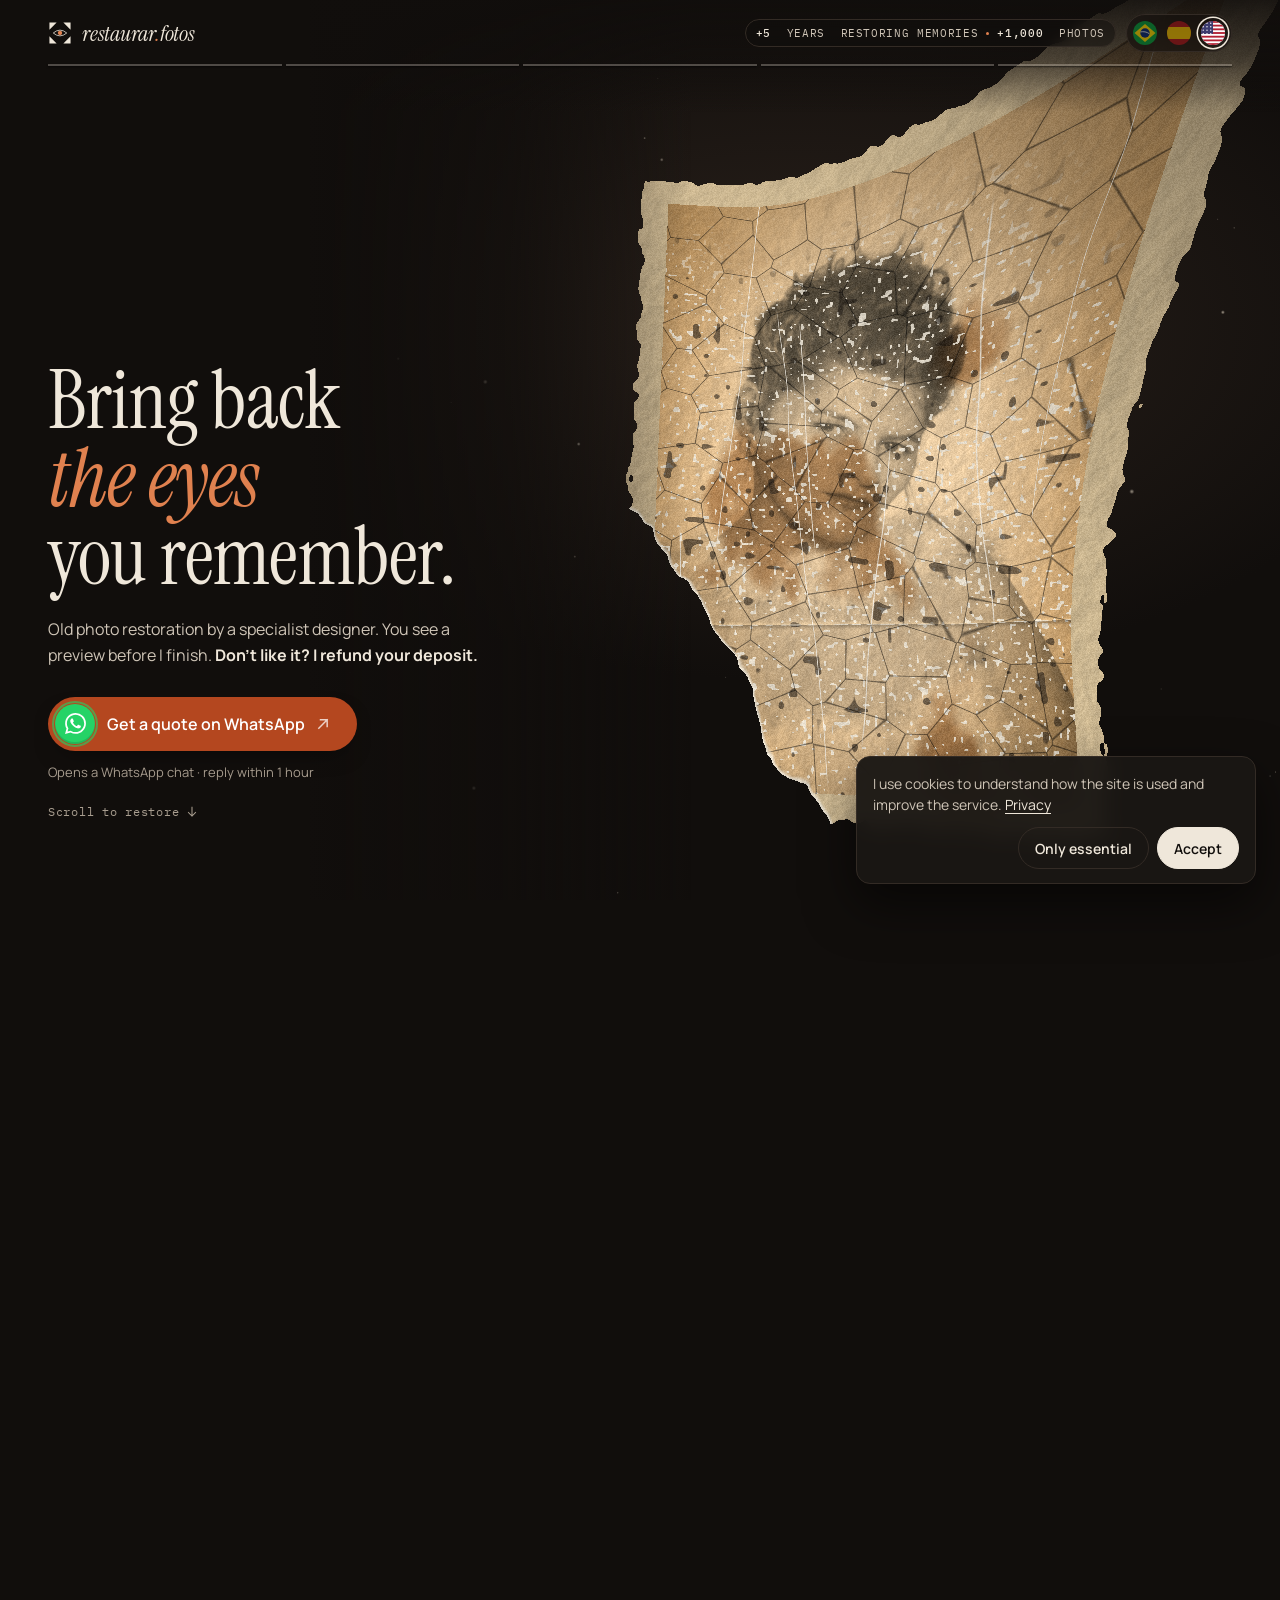
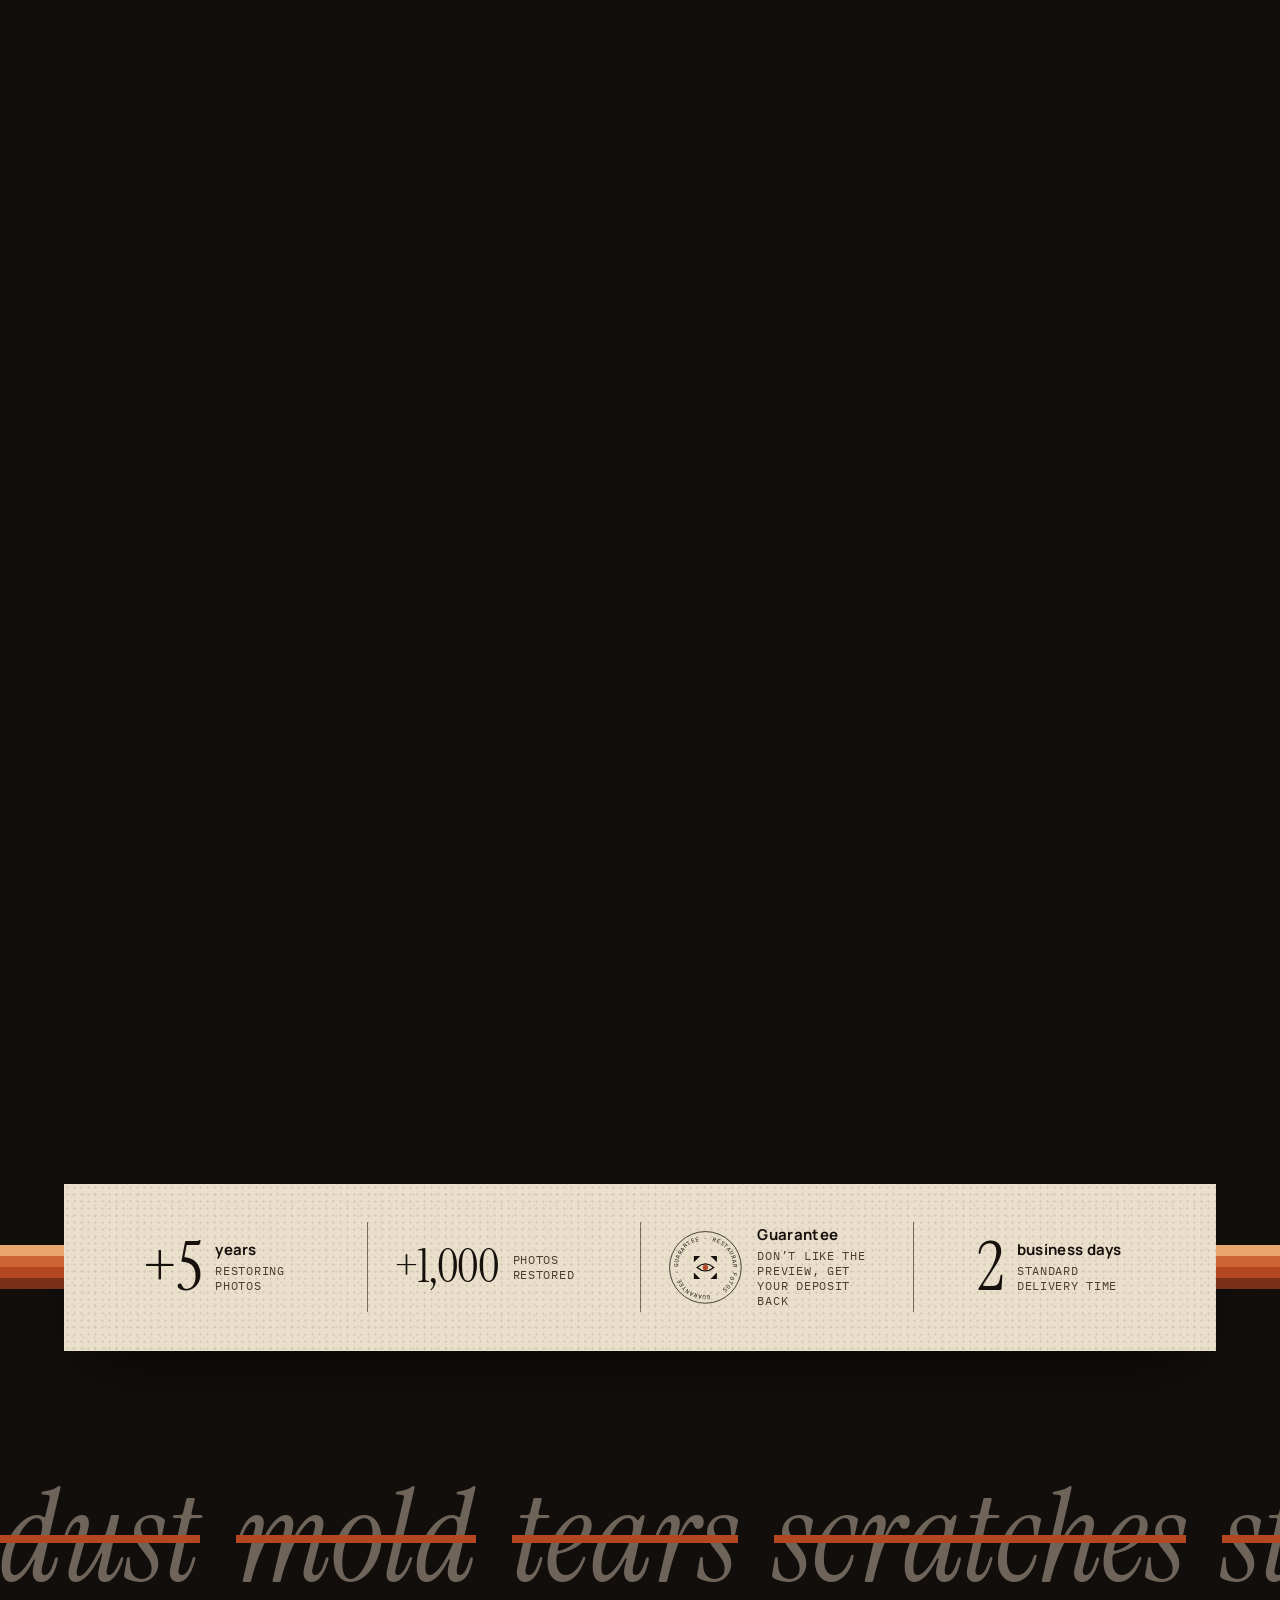
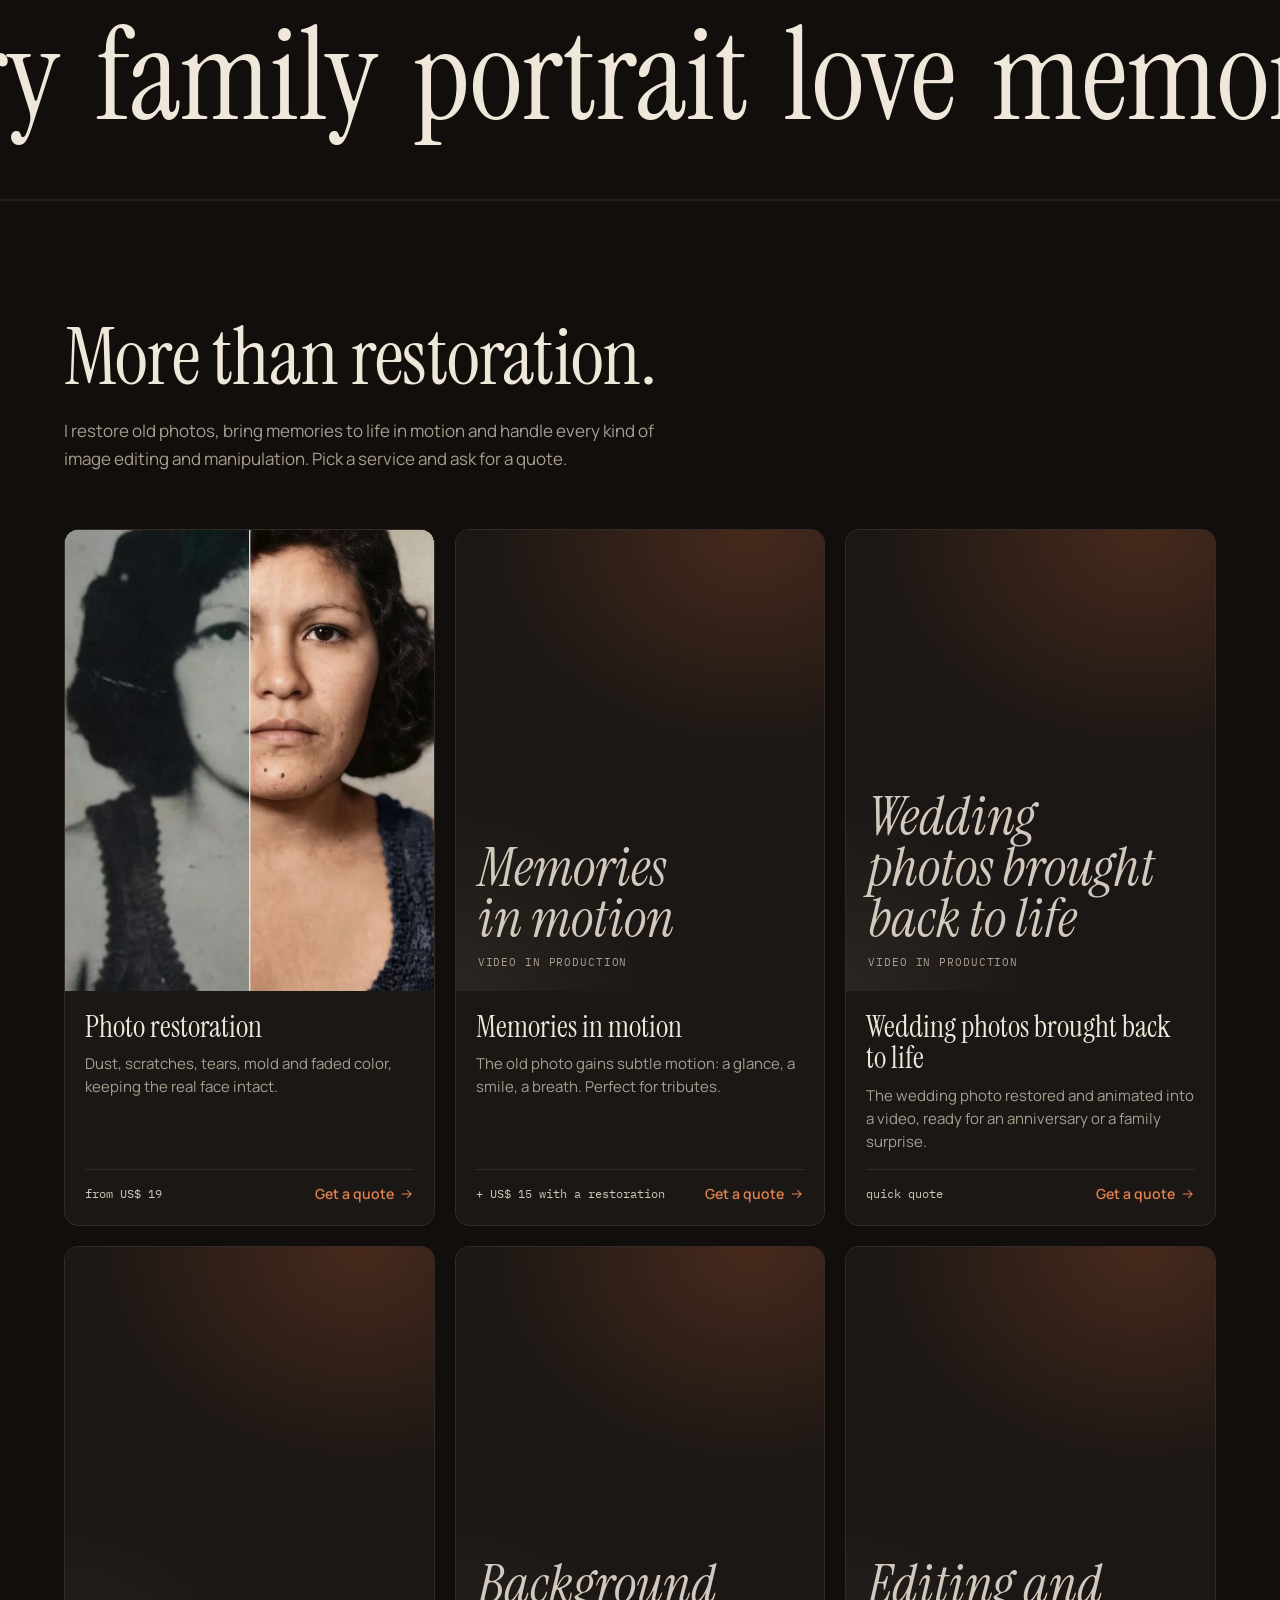
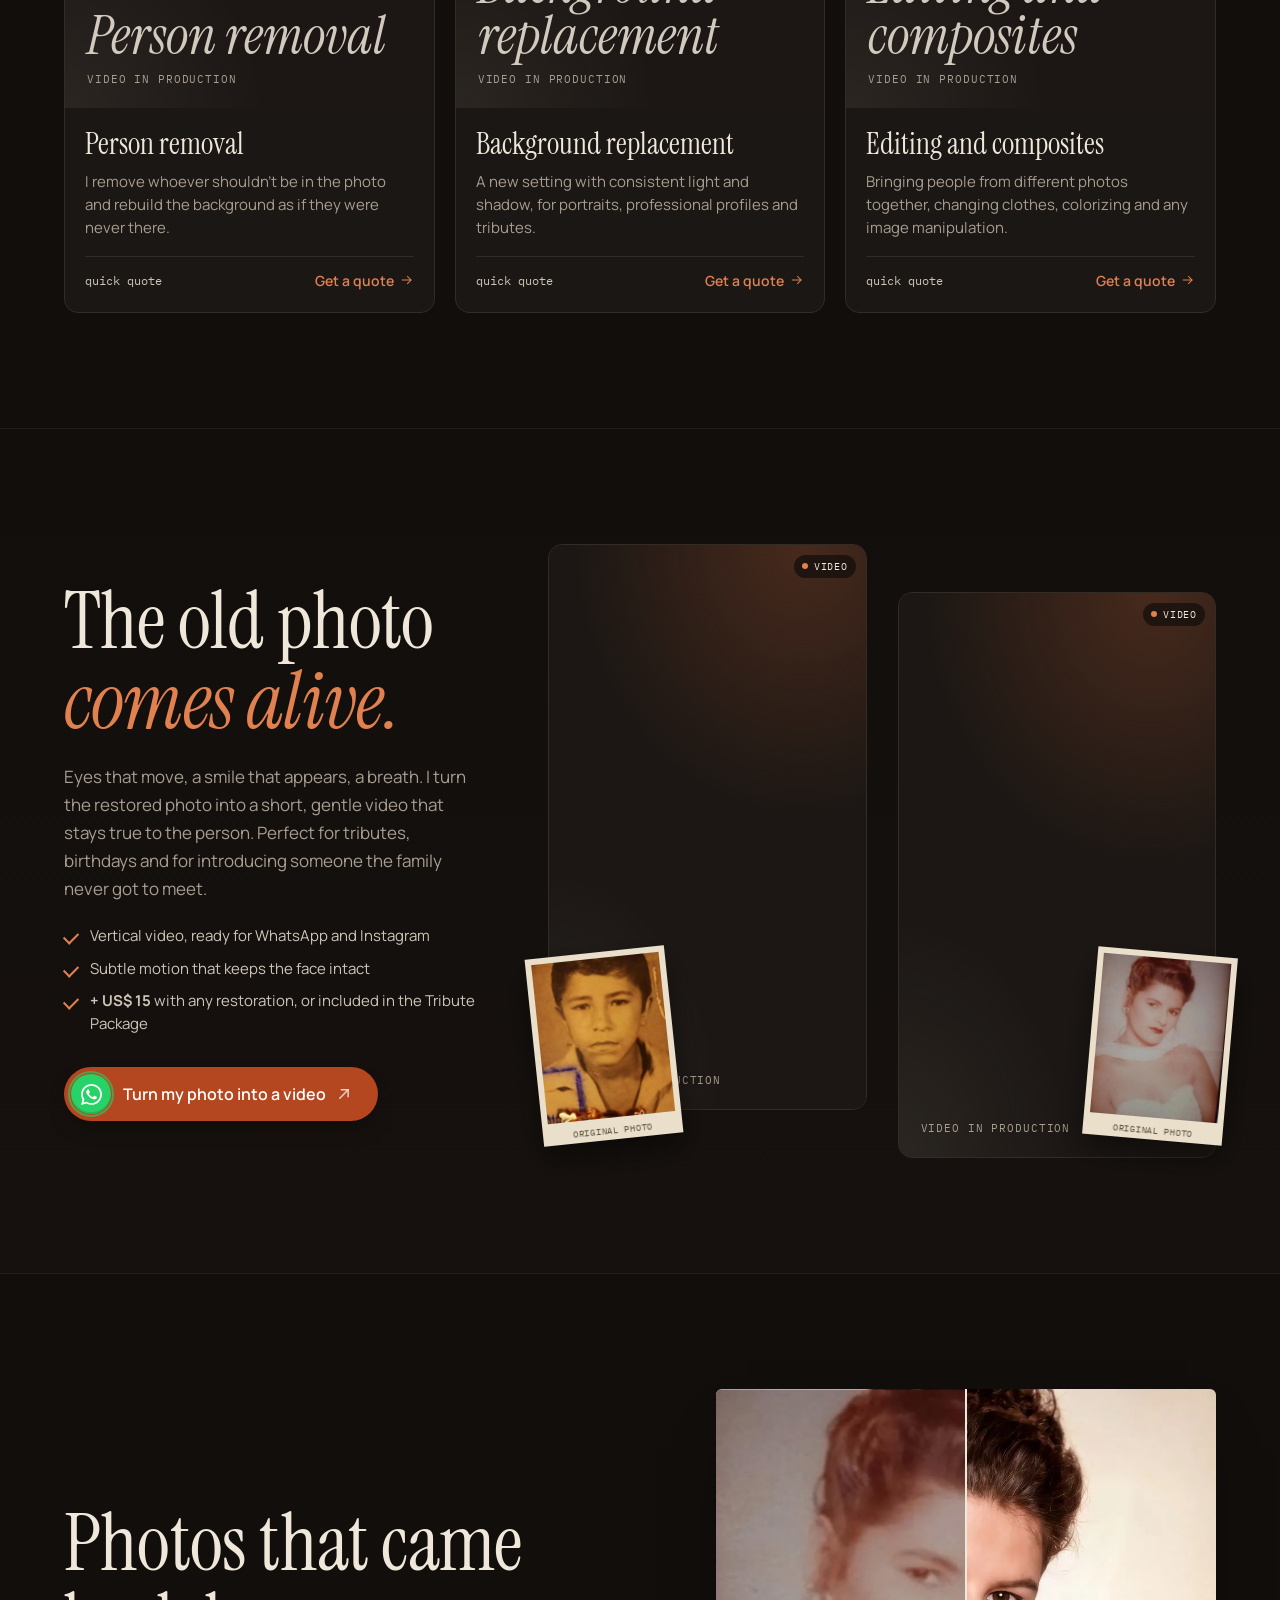
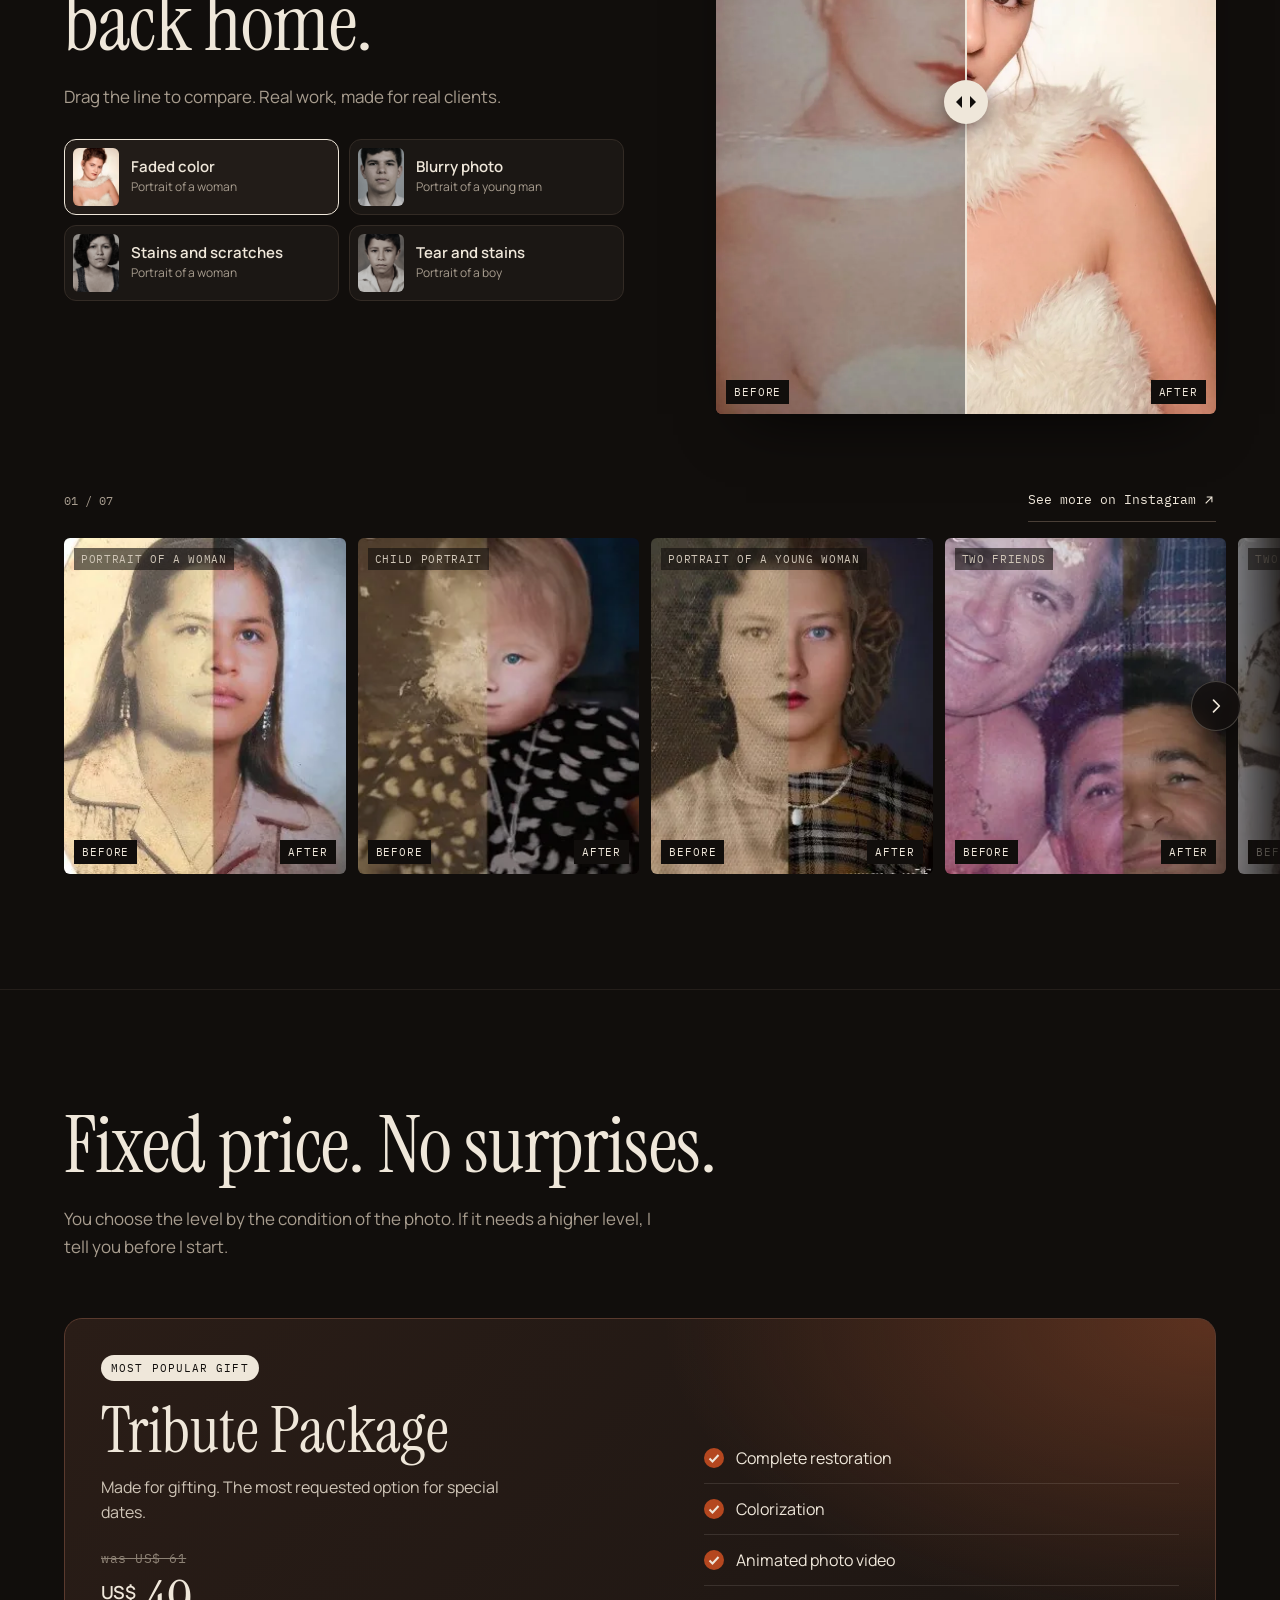
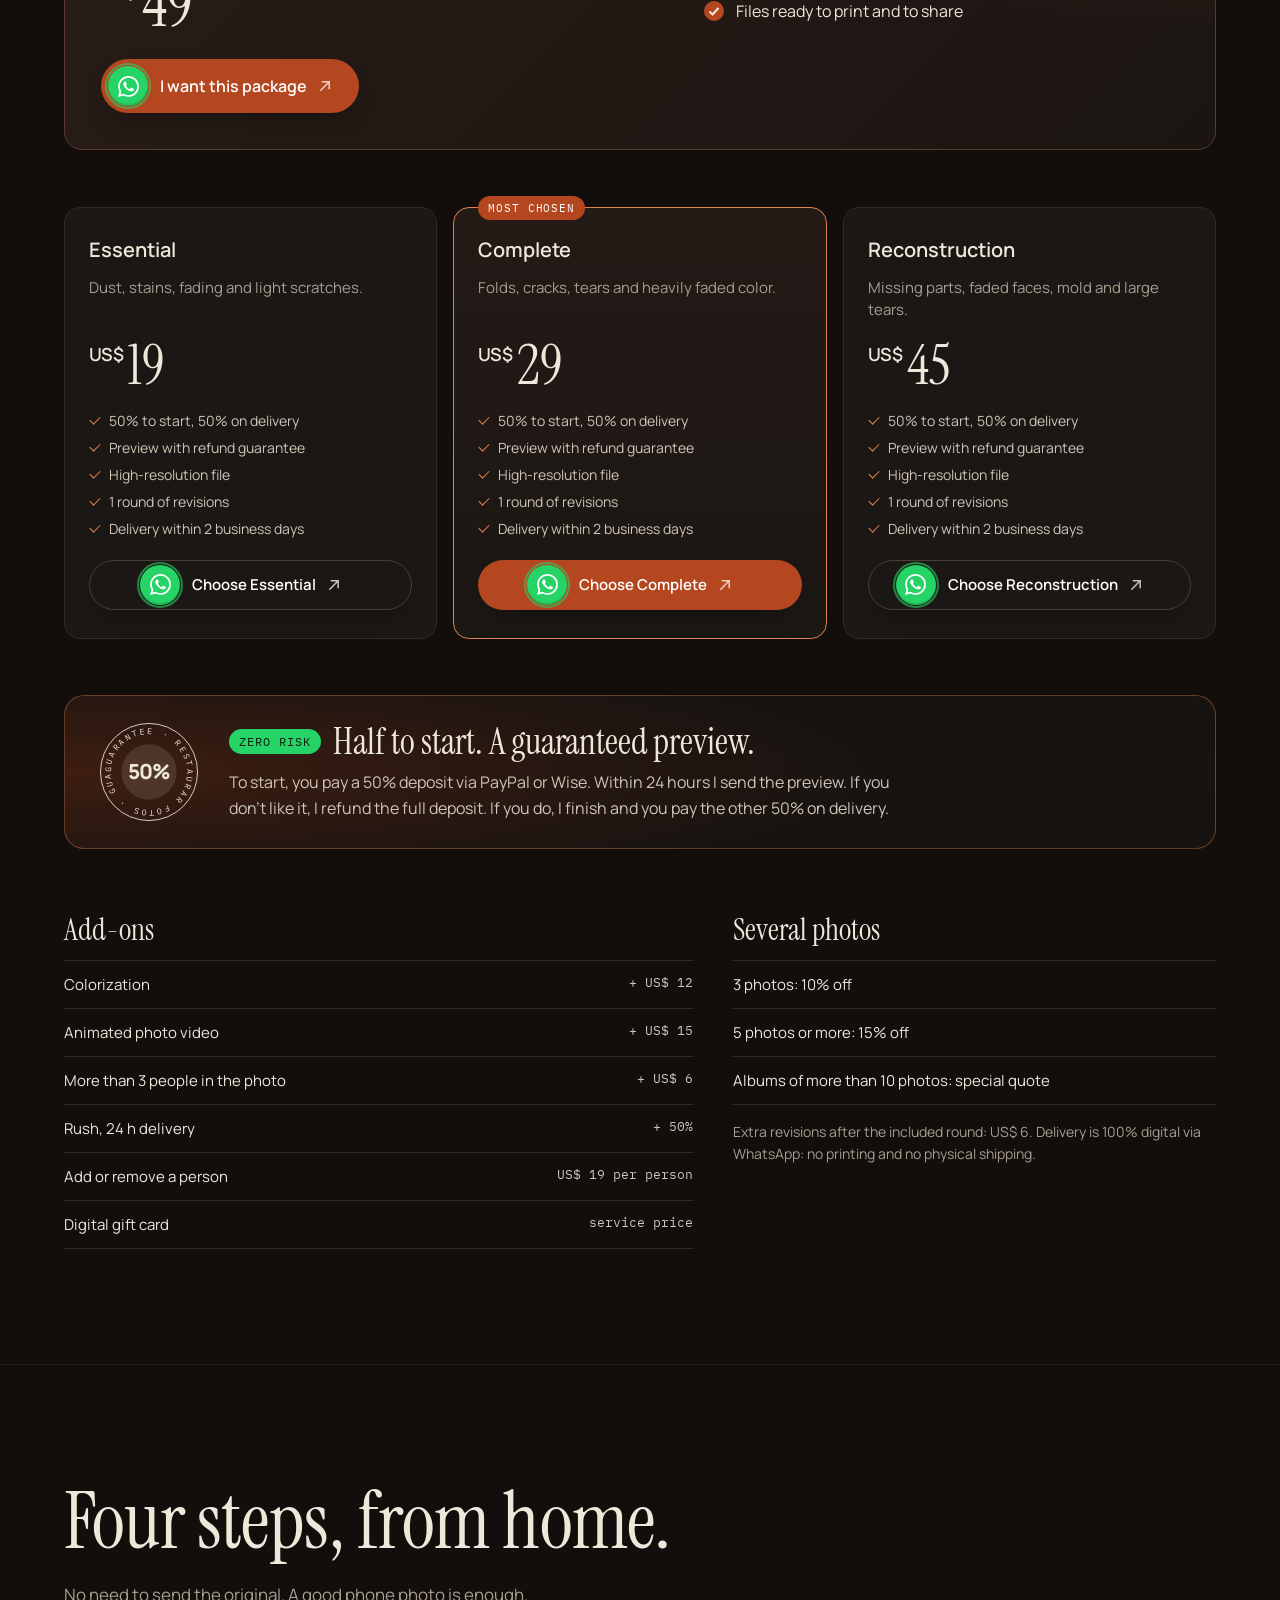
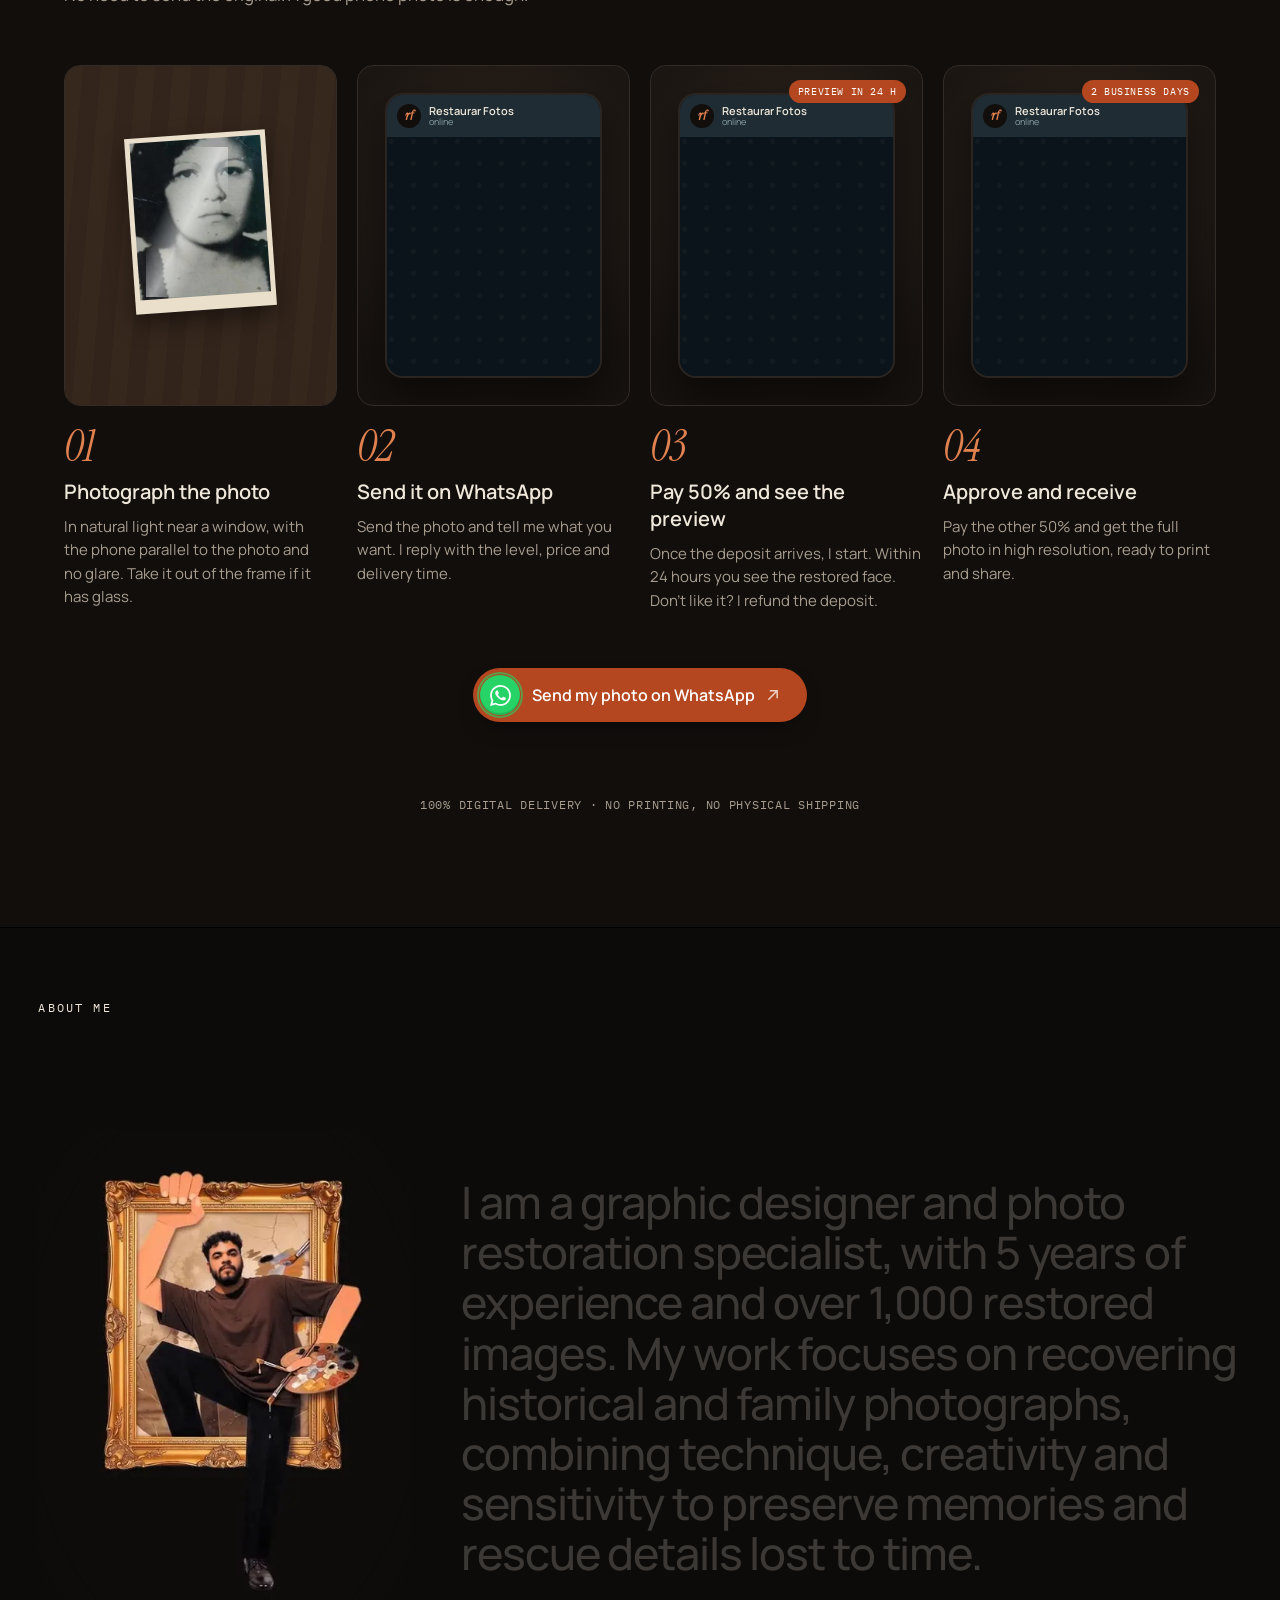
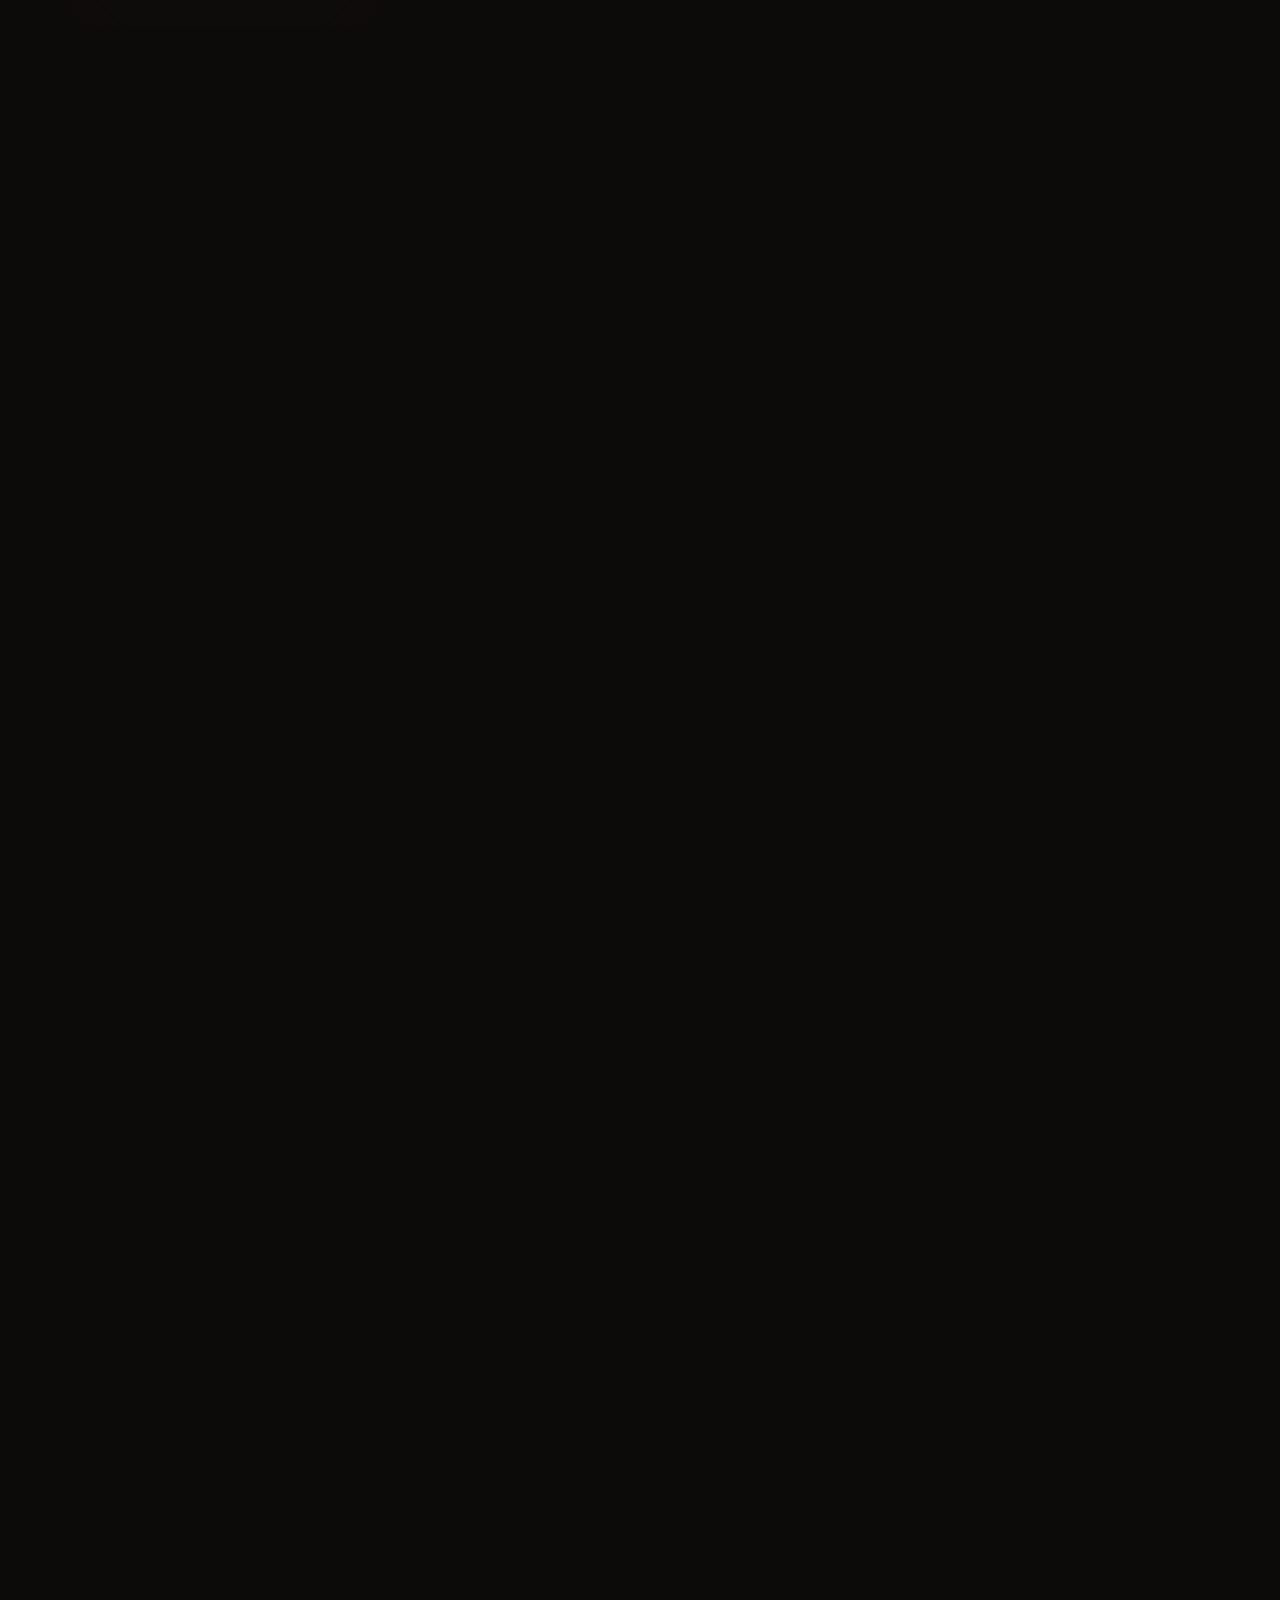
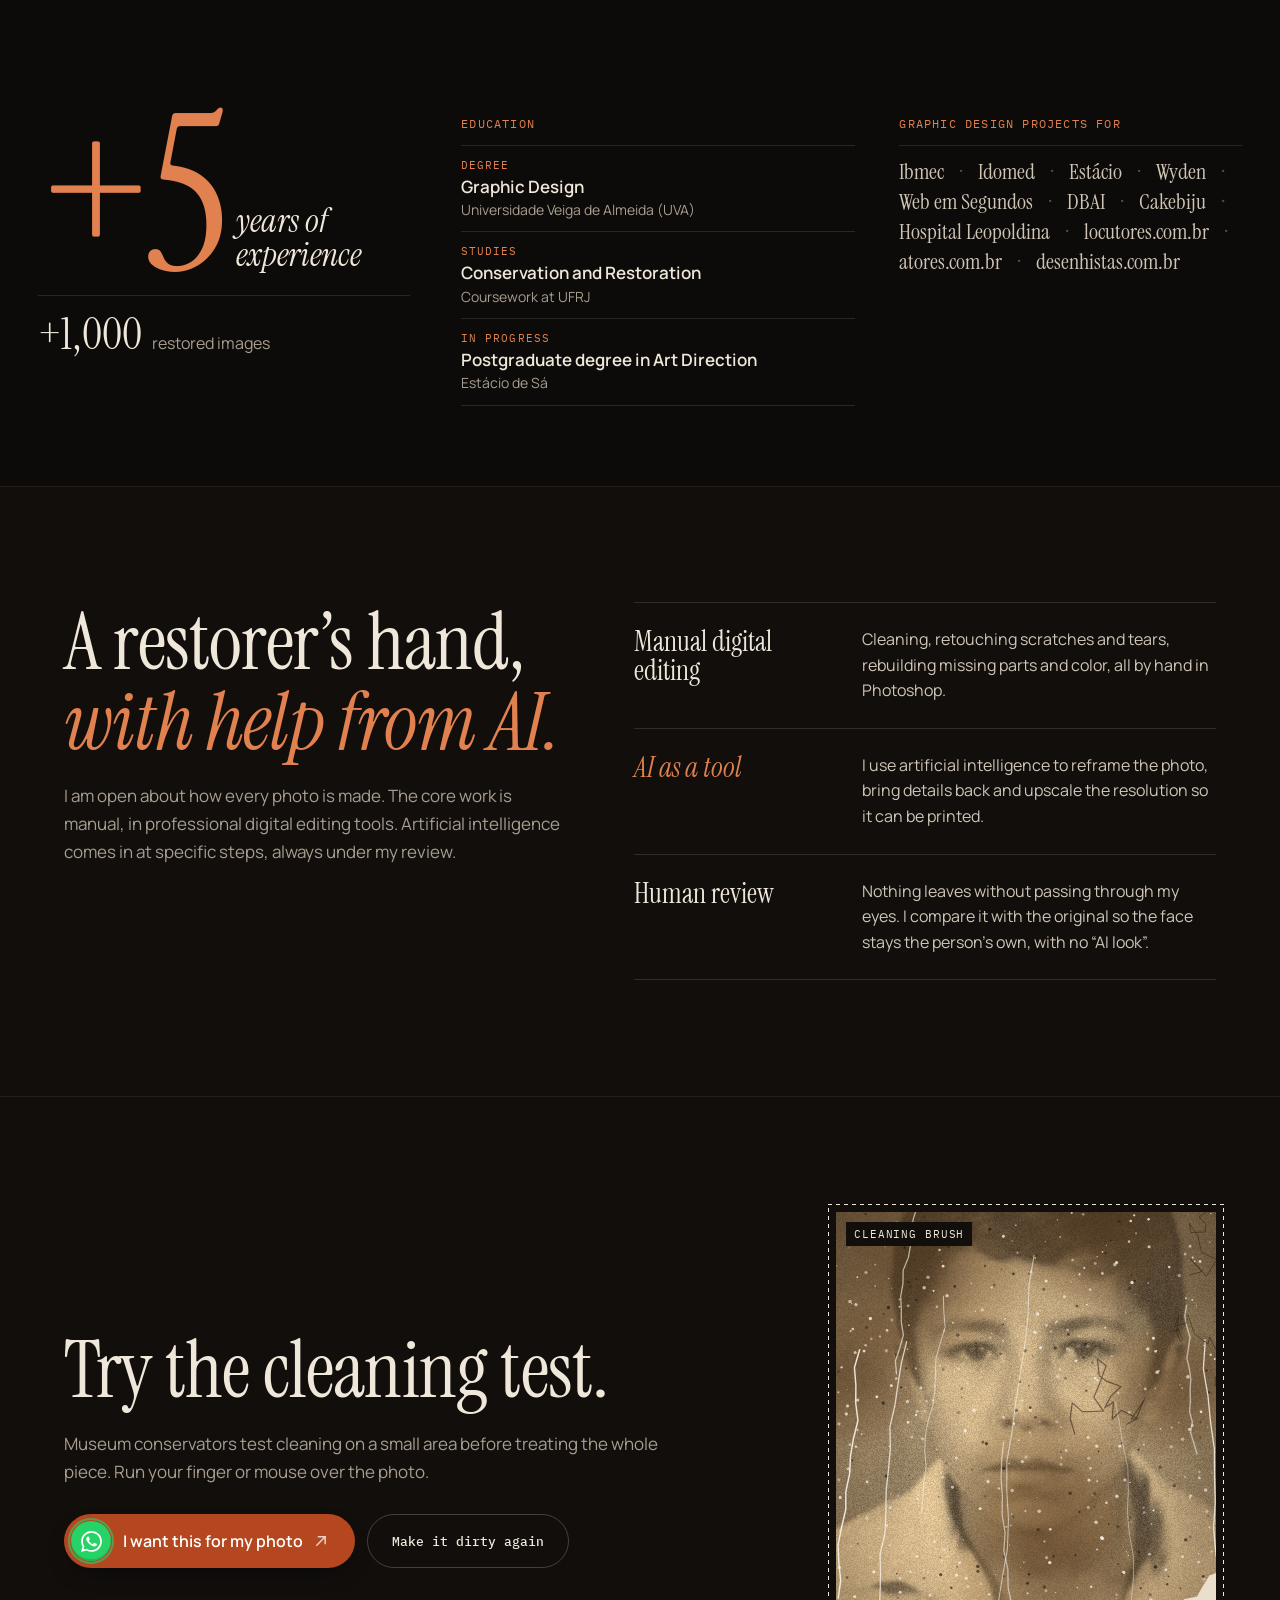
<file: en/index.html>
<!DOCTYPE html>
<html lang="en">
<head>
<meta charset="utf-8">
<meta name="viewport" content="width=device-width, initial-scale=1, viewport-fit=cover">
<title>Old Photo Restoration by a Specialist Designer | Restaurar Fotos</title>
<meta name="description" content="Old photo restoration by a specialist designer with 5 years of experience and over 1,000 restored photos. Animated photos, object and person removal, background replacement. Worldwide service over WhatsApp.">
<meta name="theme-color" content="#110e0c">
<link rel="canonical" href="https://restaurafotos.com.br/en/">
<link rel="alternate" hreflang="pt-BR" href="https://restaurafotos.com.br/">
<link rel="alternate" hreflang="es" href="https://restaurafotos.com.br/es/">
<link rel="alternate" hreflang="en" href="https://restaurafotos.com.br/en/">
<link rel="alternate" hreflang="x-default" href="https://restaurafotos.com.br/en/">
<meta property="og:type" content="website">
<meta property="og:locale" content="en_US">
<meta property="og:title" content="Restaurar Fotos · Bring back the eyes you remember">
<meta property="og:description" content="Old photo restoration, animated photos and image editing. Don’t like the preview? Full deposit refund.">
<meta property="og:url" content="https://restaurafotos.com.br/en/">
<meta property="og:image" content="https://restaurafotos.com.br/img/og/compartilhar.jpg">
<meta name="twitter:card" content="summary_large_image">
<link rel="icon" href="data:image/svg+xml,%3Csvg%20xmlns%3D%22http%3A//www.w3.org/2000/svg%22%20viewBox%3D%220%200%20100%20100%22%20width%3D%22100%22%20height%3D%22100%22%3E%3Crect%20width%3D%22100%22%20height%3D%22100%22%20rx%3D%2222%22%20fill%3D%22%23110e0c%22/%3E%3Cpath%20fill%3D%22%23efe7da%22%20d%3D%22M14.80%2014.80%20L38.80%2014.80%20L14.80%2038.80%20Z%20M85.20%2014.80%20L85.20%2038.80%20L61.20%2014.80%20Z%20M14.80%2085.20%20L14.80%2061.20%20L38.80%2085.20%20Z%20M85.20%2085.20%20L61.20%2085.20%20L85.20%2061.20%20Z%22/%3E%3Ccircle%20cx%3D%2250.00%22%20cy%3D%2250.00%22%20r%3D%229.60%22%20fill%3D%22%23e0814f%22/%3E%3C/svg%3E">
<link rel="preconnect" href="https://fonts.googleapis.com">
<link rel="preconnect" href="https://fonts.gstatic.com" crossorigin>
<link href="https://fonts.googleapis.com/css2?family=IBM+Plex+Mono:wght@400;500&family=Instrument+Serif:ital@0;1&family=Manrope:wght@400;500;600;700&display=swap" rel="stylesheet">
<link rel="preload" as="image" href="../img/hero/retrato.webp">
<link rel="stylesheet" href="../assets/site.css?v=c71a7b5f">
<script type="application/ld+json">{"@context": "https://schema.org", "@type": "ProfessionalService", "name": "Restaurar Fotos", "url": "https://restaurafotos.com.br/en/", "image": "https://restaurafotos.com.br/img/og/compartilhar.jpg", "description": "Old photo restoration by a specialist designer with 5 years of experience and over 1,000 restored photos. Animated photos, object and person removal, background replacement. Worldwide service over WhatsApp.", "telephone": "+55 21 96870-9575", "priceRange": "US$ 19 – US$ 49", "address": {"@type": "PostalAddress", "addressLocality": "Rio de Janeiro", "addressRegion": "RJ", "addressCountry": "BR"}, "areaServed": [{"@type": "City", "name": "Rio de Janeiro"}, {"@type": "Country", "name": "Brasil"}, "Worldwide"], "availableLanguage": ["pt-BR", "en", "es"], "sameAs": ["https://instagram.com/restaurar.fotos"], "knowsAbout": ["restauração de fotos", "photo restoration", "colorização", "fotos animadas"], "hasOfferCatalog": {"@type": "OfferCatalog", "name": "Photo restoration", "itemListElement": [{"@type": "Offer", "itemOffered": {"@type": "Service", "name": "Essential restoration"}, "price": "19", "priceCurrency": "USD"}, {"@type": "Offer", "itemOffered": {"@type": "Service", "name": "Complete restoration"}, "price": "29", "priceCurrency": "USD"}, {"@type": "Offer", "itemOffered": {"@type": "Service", "name": "Reconstruction"}, "price": "45", "priceCurrency": "USD"}, {"@type": "Offer", "itemOffered": {"@type": "Service", "name": "Tribute package"}, "price": "49", "priceCurrency": "USD"}]}}</script>
<script type="application/ld+json">{"@context": "https://schema.org", "@type": "FAQPage", "inLanguage": "en", "mainEntity": [{"@type": "Question", "name": "How does payment work?", "acceptedAnswer": {"@type": "Answer", "text": "You pay a 50% deposit via PayPal or Wise so I can start. Within 24 hours you get the preview. If you like it, I finish and you pay the other 50% on delivery."}}, {"@type": "Question", "name": "What if I don’t like the preview?", "acceptedAnswer": {"@type": "Answer", "text": "I refund the full deposit. You only go ahead if you like the result."}}, {"@type": "Question", "name": "Do you use artificial intelligence?", "acceptedAnswer": {"@type": "Answer", "text": "Yes, as a tool. The core work is manual digital editing. AI helps reframe, recover details and upscale the resolution for printing. Every result goes through my review."}}, {"@type": "Question", "name": "My photo is badly damaged. Can it be saved?", "acceptedAnswer": {"@type": "Answer", "text": "In most cases, yes. Send it anyway: I assess it and tell you clearly what can be recovered and which level it fits, before you pay."}}, {"@type": "Question", "name": "Do I need to send the original photo?", "acceptedAnswer": {"@type": "Answer", "text": "No. A good phone photo is enough, and the original stays with you. A scan is even better."}}, {"@type": "Question", "name": "How long does it take?", "acceptedAnswer": {"@type": "Answer", "text": "The preview arrives within 24 hours of the deposit. The full photo is ready within 2 business days. Need it tomorrow? Rush delivery takes 24 hours."}}, {"@type": "Question", "name": "How do I receive the photo?", "acceptedAnswer": {"@type": "Answer", "text": "By WhatsApp or email, in high resolution, ready to print, frame and share."}}, {"@type": "Question", "name": "Do you print or mail the photo?", "acceptedAnswer": {"@type": "Answer", "text": "No. The work is 100% digital: you get the high-resolution file and print it wherever you like. We do not print or ship anything."}}, {"@type": "Question", "name": "Do you publish my photo?", "acceptedAnswer": {"@type": "Answer", "text": "Only with your permission. Without it, the photo stays between us."}}, {"@type": "Question", "name": "Do you work with clients outside Brazil?", "acceptedAnswer": {"@type": "Answer", "text": "Yes. Everything happens online, for clients anywhere in the world."}}, {"@type": "Question", "name": "Can I give it as a gift?", "acceptedAnswer": {"@type": "Answer", "text": "Yes. There is a digital gift card with a personalized card, and the Tribute Package, the most popular gift."}}]}</script>
</head>
<body>
<svg width="0" height="0" style="position:absolute" aria-hidden="true">
  <symbol id="i-wa" viewBox="0 0 24 24"><path fill="currentColor" d="M17.47 14.38c-.3-.15-1.76-.87-2.03-.97-.27-.1-.47-.15-.67.15-.2.3-.77.97-.94 1.16-.17.2-.35.22-.64.07-.3-.15-1.26-.46-2.39-1.47-.88-.79-1.48-1.76-1.65-2.06-.17-.3-.02-.46.13-.6.13-.14.3-.35.45-.52.15-.17.2-.3.3-.5.1-.2.05-.37-.03-.52-.07-.15-.67-1.61-.92-2.2-.24-.58-.49-.5-.67-.51h-.57c-.2 0-.52.07-.79.37-.27.3-1.04 1.02-1.04 2.48s1.07 2.88 1.21 3.07c.15.2 2.1 3.2 5.08 4.49.71.31 1.26.49 1.7.63.71.23 1.36.2 1.87.12.57-.09 1.76-.72 2-1.41.25-.7.25-1.29.17-1.41-.07-.13-.27-.2-.57-.35m-5.42 7.4h-.01a9.87 9.87 0 0 1-5.03-1.37l-.36-.22-3.74.98 1-3.65-.24-.37a9.86 9.86 0 0 1-1.51-5.26c0-5.45 4.44-9.88 9.89-9.88 2.64 0 5.12 1.03 6.99 2.9a9.83 9.83 0 0 1 2.89 6.99c0 5.45-4.44 9.88-9.88 9.88m8.41-18.3A11.82 11.82 0 0 0 12.05 0C5.5 0 .16 5.34.16 11.89c0 2.1.55 4.14 1.59 5.95L.06 24l6.3-1.65a11.88 11.88 0 0 0 5.68 1.45h.01c6.55 0 11.89-5.34 11.89-11.89 0-3.18-1.24-6.17-3.48-8.42z"/></symbol>
  <symbol id="i-arrow" viewBox="0 0 24 24"><path fill="none" stroke="currentColor" stroke-width="1.8" stroke-linecap="square" d="M4 12h15m-6-6 6 6-6 6"/></symbol>
  <symbol id="i-down" viewBox="0 0 24 24"><path fill="none" stroke="currentColor" stroke-width="1.8" stroke-linecap="square" d="M12 4v15m-6-6 6 6 6-6"/></symbol>
  <symbol id="i-up" viewBox="0 0 24 24"><path fill="none" stroke="currentColor" stroke-width="1.8" stroke-linecap="square" d="M12 20V5m-6 6 6-6 6 6"/></symbol>
  <symbol id="i-out" viewBox="0 0 24 24"><path fill="none" stroke="currentColor" stroke-width="1.8" stroke-linecap="square" d="M7 17 17 7M9 7h8v8"/></symbol>
  <symbol id="i-heart" viewBox="0 0 24 24"><path fill="currentColor" d="M12 21s-7.5-4.6-9.6-9.3C.8 8.1 3 4 6.9 4c2.2 0 3.6 1.2 5.1 3 1.5-1.8 2.9-3 5.1-3 3.9 0 6.1 4.1 4.5 7.7C19.5 16.4 12 21 12 21z"/></symbol>
</svg>

<section class="seq" id="topo" data-seq aria-label="Live restoration">
  <div class="seq__stick" data-stick>
    <div class="seq__bg"></div>
    <div class="scene" data-scene aria-hidden="true"><img class="scene__img" alt="" decoding="async" data-src-d="../midia/cena/cena.webp" data-src-m="../midia/cena/cena-m.webp"></div>
    <div class="seq__poster" data-poster><img src="../img/hero/retrato.webp" alt="Old portrait of a woman being restored" fetchpriority="high"></div>
    <div class="seq__gl" data-gl></div>
    <div class="eyestage" data-eyestage aria-hidden="true">
      <img class="eyestage__img" src="[data-uri]" data-src-d="../midia/olhar/olhar.webp" data-src-m="../midia/olhar/olhar-m.webp" alt="">
      <canvas class="eyestage__cv" data-frames-d="../midia/olhar/d/" data-frames-m="../midia/olhar/m/" data-n-d="95" data-n-m="64"></canvas>
      <i class="eyestage__light"></i>
    </div>
    <div class="seq__scrim" data-scrim></div>
    <div class="seq__scrim2" data-scrim2></div>

    <header class="topbar">
      <div class="topbar__row">
        <a href="#topo" class="logo"><svg class="logo__sym" viewBox="0 0 100 100" aria-hidden="true"><path fill="currentColor" d="M6 6H36L6 36ZM94 6V36L64 6ZM6 94V64L36 94ZM94 94H64L94 64Z"/><path fill="none" stroke="currentColor" stroke-width="3.2" d="M22 50Q50 26 78 50Q50 74 22 50Z"/><circle cx="50" cy="50" r="9" fill="#e0814f"/></svg><span>restaurar<i>.</i>fotos</span></a>
        <div class="topbar__right">
          <span class="topbar__trust"><b>+<span data-anos>5</span></b>&nbsp;years<span class="hide-m">&nbsp;restoring memories</span><span class="hide-xs"><span class="sep"></span><b>+<span data-fotos>1.000</span></b>&nbsp;photos</span></span>
          <nav class="lang" aria-label="Language"><a href="../" hreflang="pt-BR" lang="pt-BR" title="Português" aria-label="Português"><span class="flag"><svg viewBox="0 0 32 32" aria-hidden="true"><rect width="32" height="32" fill="#009c3b"/><path d="M16 4 30 16 16 28 2 16z" fill="#ffdf00"/><circle cx="16" cy="16" r="6.3" fill="#002776"/><path d="M9.9 14.6c3.9-.9 8.4-.2 12 2.4" fill="none" stroke="#fff" stroke-width="1.1"/></svg></span></a><a href="../es/" hreflang="es" lang="es" title="Español" aria-label="Español"><span class="flag"><svg viewBox="0 0 32 32" aria-hidden="true"><rect width="32" height="32" fill="#aa151b"/><rect y="8" width="32" height="16" fill="#f1bf00"/></svg></span></a><a href="../en/" hreflang="en" lang="en" title="English" aria-label="English" aria-current="true"><span class="flag"><svg viewBox="0 0 32 32" aria-hidden="true"><rect width="32" height="32" fill="#fff"/><rect y="0.00" width="32" height="2.46" fill="#b22234"/><rect y="4.92" width="32" height="2.46" fill="#b22234"/><rect y="9.85" width="32" height="2.46" fill="#b22234"/><rect y="14.77" width="32" height="2.46" fill="#b22234"/><rect y="19.69" width="32" height="2.46" fill="#b22234"/><rect y="24.62" width="32" height="2.46" fill="#b22234"/><rect y="29.54" width="32" height="2.46" fill="#b22234"/><rect width="16" height="17.23" fill="#3c3b6e"/><circle cx="3" cy="3.0" r=".9" fill="#fff"/><circle cx="3" cy="7.6" r=".9" fill="#fff"/><circle cx="3" cy="12.2" r=".9" fill="#fff"/><circle cx="3" cy="16.8" r=".9" fill="#fff"/><circle cx="8" cy="3.0" r=".9" fill="#fff"/><circle cx="8" cy="7.6" r=".9" fill="#fff"/><circle cx="8" cy="12.2" r=".9" fill="#fff"/><circle cx="8" cy="16.8" r=".9" fill="#fff"/><circle cx="13" cy="3.0" r=".9" fill="#fff"/><circle cx="13" cy="7.6" r=".9" fill="#fff"/><circle cx="13" cy="12.2" r=".9" fill="#fff"/><circle cx="13" cy="16.8" r=".9" fill="#fff"/></svg></span></a></nav>
        </div>
      </div>
      <div class="segs" aria-hidden="true">
        <i><b data-seg></b></i><i><b data-seg></b></i><i><b data-seg></b></i><i><b data-seg></b></i><i><b data-seg></b></i>
        <span class="segs__pct" data-pct>0%</span>
      </div>
    </header>

    <div class="layers" data-layers aria-hidden="true">
      <div class="layers__head"><span>Layers</span><span data-pct2>0%</span></div>
      <div class="layer" data-layer><span class="box"></span>01 Dust and stains</div>
      <div class="layer" data-layer><span class="box"></span>02 Scratches and cracks</div>
      <div class="layer" data-layer><span class="box"></span>03 Missing parts</div>
      <div class="layer" data-layer><span class="box"></span>04 Color and contrast</div>
      <div class="layer" data-layer><span class="box"></span>05 The eyes</div>
    </div>

    <div class="hero" data-hero>
      <h1 class="hero__title">
        <span data-hl>Bring back</span>
        <span data-hl class="it">the eyes</span>
        <span data-hl>you remember.</span>
      </h1>
      <p class="hero__sub">Old photo restoration by a specialist designer. You see a preview before I finish. <b>Don’t like it? I refund your deposit.</b></p>
      <div class="hero__cta">
        <a class="btn btn--wa" data-wa data-cur="whatsapp" href="#"><span class="wa-dot"><svg class="ico"><use href="#i-wa"/></svg></span><span class="btn__txt">Get a quote on WhatsApp</span><svg class="ico btn__out" aria-hidden="true"><use href="#i-out"/></svg></a>
        <span class="micro">Opens a WhatsApp chat · reply within 1 hour</span>
      </div>
      <span class="hint" data-hint>Scroll to restore <svg class="ico ico--s"><use href="#i-down"/></svg></span>
    </div>

    <div class="stage" data-stage><span class="stage__lbl">Step 01 / 05 · Dust and stains</span><span class="stage__k">Every speck goes. The paper texture stays.</span></div>
    <div class="stage" data-stage><span class="stage__lbl">Step 02 / 05 · Scratches and cracks</span><span class="stage__k">Every crack is closed, line by line.</span></div>
    <div class="stage" data-stage><span class="stage__lbl">Step 03 / 05 · Missing parts</span><span class="stage__k">What time tore away, I rebuild from what remains.</span></div>
    <div class="stage" data-stage><span class="stage__lbl">Step 04 / 05 · Color and contrast</span><span class="stage__k">The color comes back, without a filter look.</span></div>
    <div class="stage" data-stage><span class="stage__lbl">Step 05 / 05 · The eyes</span><span class="stage__k">The eyes come last. That is where the person reappears.</span></div>
    <div class="stage stage--end" data-stage><span class="stage__lbl">Photo restored · 100%</span><span class="stage__k">Done. Now picture <i>your</i> photo.</span>
      <a class="btn btn--wa" data-wa data-cur="whatsapp" href="#"><span class="wa-dot"><svg class="ico"><use href="#i-wa"/></svg></span><span class="btn__txt">Restore my photo</span><svg class="ico btn__out" aria-hidden="true"><use href="#i-out"/></svg></a>
    </div>
  </div>
</section>
<section class="trust" aria-label="Numbers and guarantee">
  <div class="trust__card">
    <div class="trust__stripe" aria-hidden="true"><i></i><i></i><i></i><i></i></div>
    <div class="trust__stripe trust__stripe--r" aria-hidden="true"><i></i><i></i><i></i><i></i></div>
    <div class="trust__item">
      <b class="trust__big">+<span data-anos>5</span></b>
      <span class="trust__stack"><strong>years</strong><span>restoring photos</span></span>
    </div>
    <div class="trust__item">
      <b class="trust__big">+<span data-fotos>1.000</span></b>
      <span class="trust__stack"><span>photos restored</span></span>
    </div>
    <div class="trust__item trust__item--seal">
      <svg class="trust__seal" viewBox="0 0 120 120" aria-hidden="true"><defs><path id="ts" d="M60 60m-43 0a43 43 0 1 1 86 0a43 43 0 1 1-86 0"/></defs><circle cx="60" cy="60" r="56" fill="none" stroke="currentColor" stroke-width="1.2"/><text font-family="IBM Plex Mono,monospace" font-size="9" fill="currentColor"><textPath href="#ts" textLength="266" lengthAdjust="spacingAndGlyphs">GUARANTEE · RESTAURAR FOTOS · GUARANTEE · </textPath></text><path fill="currentColor" d="M42 42h10l-10 10zM78 42v10l-10-10zM42 78v-10l10 10zM78 78h-10l10-10z"/><path fill="none" stroke="currentColor" stroke-width="2" d="M47 60q13-11 26 0q-13 11-26 0z"/><circle cx="60" cy="60" r="4.2" fill="#b4471f"/></svg>
      <span class="trust__stack"><strong>Guarantee</strong><span>don’t like the preview, get your deposit back</span></span>
    </div>
    <div class="trust__item">
      <b class="trust__big">2</b>
      <span class="trust__stack"><strong>business days</strong><span>standard delivery time</span></span>
    </div>
  </div>
</section>

<section class="band" aria-hidden="true">
  <div class="band__row band__row--old" data-band><span>dust</span><span>mold</span><span>tears</span><span>scratches</span><span>stains</span><span>fading</span><span>dust</span><span>mold</span><span>tears</span></div>
  <div class="band__row" data-band><span>memory</span><span>gaze</span><span>story</span><span>family</span><span>portrait</span><span>love</span><span>memory</span><span>gaze</span><span>story</span></div>
</section>

<section class="sec" id="servicos">
  <div class="sec__head">
    <h2 class="h2">More than restoration.</h2>
    <p class="lead">I restore old photos, bring memories to life in motion and handle every kind of image editing and manipulation. Pick a service and ask for a quote.</p>
  </div>
  <div class="services" data-services></div>
</section>

<section class="sec sec--memo" id="memorias">
  <div class="memo">
    <div class="memo__text">
      <h2 class="h2">The old photo <i>comes alive.</i></h2>
      <p class="lead">Eyes that move, a smile that appears, a breath. I turn the restored photo into a short, gentle video that stays true to the person. Perfect for tributes, birthdays and for introducing someone the family never got to meet.</p>
      <ul class="checks">
        <li>Vertical video, ready for WhatsApp and Instagram</li>
        <li>Subtle motion that keeps the face intact</li>
        <li><b>+ US$ 15</b> with any restoration, or included in the Tribute Package</li>
      </ul>
      <a class="btn btn--wa" data-wa="Hi! I’d like to turn an old photo into a video." data-cur="whatsapp" href="#"><span class="wa-dot"><svg class="ico"><use href="#i-wa"/></svg></span><span class="btn__txt">Turn my photo into a video</span><svg class="ico btn__out" aria-hidden="true"><use href="#i-out"/></svg></a>
    </div>
    <div class="memo__pairs" data-memorias></div>
  </div>
</section>

<section class="sec sec--ad" id="antes-depois">
  <div class="ad">
    <div class="ad__intro">
      <h2 class="h2">Photos that came back home.</h2>
      <p class="lead">Drag the line to compare. Real work, made for real clients.</p>
      <div class="cases" role="tablist" aria-label="Choose a photo">
        <button class="case is-on" data-pair="ruiva" role="tab" aria-selected="true"><img src="../img/comparar/ruiva-depois.webp" alt="" loading="lazy" width="56" height="70"><span><b>Faded color</b><em>Portrait of a woman</em></span></button>
        <button class="case" data-pair="jovem" role="tab" aria-selected="false"><img src="../img/comparar/jovem-depois.webp" alt="" loading="lazy" width="56" height="70"><span><b>Blurry photo</b><em>Portrait of a young man</em></span></button>
        <button class="case" data-pair="mulher" role="tab" aria-selected="false"><img src="../img/comparar/mulher-depois.webp" alt="" loading="lazy" width="56" height="70"><span><b>Stains and scratches</b><em>Portrait of a woman</em></span></button>
        <button class="case" data-pair="menino" role="tab" aria-selected="false"><img src="../img/comparar/menino-depois.webp" alt="" loading="lazy" width="56" height="70"><span><b>Tear and stains</b><em>Portrait of a boy</em></span></button>
      </div>
    </div>
    <div class="cmp">
      <div class="cmp__stage" data-cmp data-cur="arraste">
        <img class="cmp__after" data-cmp-after src="../img/comparar/ruiva-depois.webp" alt="Restored photo" loading="lazy" draggable="false">
        <img class="cmp__before" data-cmp-before src="../img/comparar/ruiva-antes.webp" alt="Original photo, before restoration" loading="lazy" draggable="false">
        <span class="tag tag--l">Before</span><span class="tag tag--r">After</span>
        <div class="cmp__handle" data-cmp-handle><span></span></div>
      </div>
    </div>
  </div>
  <div class="reel">
    <div class="reel__head"><span class="mono muted" data-rail-count>01 / 07</span><a class="link" data-ig href="#" target="_blank" rel="noopener">See more on Instagram <svg class="ico ico--s"><use href="#i-out"/></svg></a></div>
    <div class="rail" data-rail data-drag data-cur="arraste" tabindex="0" role="region" aria-label="Photos that came back home."></div>
  </div>
</section>



<section class="sec" id="pacotes">
  <div class="sec__head">
    <h2 class="h2">Fixed price. No surprises.</h2>
    <p class="lead">You choose the level by the condition of the photo. If it needs a higher level, I tell you before I start.</p>
  </div>
  <div class="homenagem" data-homenagem></div>
  <div class="tiers" data-tiers></div>
  <div class="guarantee">
    <svg class="guarantee__seal" viewBox="0 0 120 120" aria-hidden="true"><defs><path id="gs" d="M60 60m-44 0a44 44 0 1 1 88 0a44 44 0 1 1-88 0"/></defs><circle cx="60" cy="60" r="56" fill="none" stroke="currentColor" stroke-width="1"/><circle cx="60" cy="60" r="32" fill="currentColor" opacity=".12"/><text font-family="IBM Plex Mono,monospace" font-size="9.5" letter-spacing="2.6" fill="currentColor"><textPath href="#gs">GUARANTEE · RESTAURAR FOTOS · GUARANTEE · </textPath></text><text x="60" y="68" text-anchor="middle" font-family="Manrope,system-ui,sans-serif" font-weight="800" font-size="24" letter-spacing="-1" fill="currentColor">50%</text></svg>
    <div>
      <h3 class="h3" data-badge="Zero risk">Half to start. A guaranteed preview.</h3>
      <p class="guarantee__p">To start, you pay a 50% deposit via PayPal or Wise. Within 24 hours I send the preview. If you don’t like it, I refund the full deposit. If you do, I finish and you pay the other 50% on delivery.</p>
    </div>
  </div>
  <div class="extras">
    <div class="extras__col">
      <h3 class="h3">Add-ons</h3>
      <dl class="extras__list" data-adicionais></dl>
    </div>
    <div class="extras__col">
      <h3 class="h3">Several photos</h3>
      <ul class="extras__vol" data-volume></ul>
      <p class="note">Extra revisions after the included round: US$ 6. Delivery is 100% digital via WhatsApp: no printing and no physical shipping.</p>
    </div>
  </div>
</section>

<section class="sec" id="como-enviar">
  <div class="sec__head">
    <h2 class="h2">Four steps, from home.</h2>
    <p class="lead">No need to send the original. A good phone photo is enough.</p>
  </div>
  <ol class="howto" data-howto>
    <li class="how">
      <div class="how__art art art--1" aria-hidden="true">
        <div class="a1-table"></div>
        <div class="a1-photo"><img src="../img/como/foto-antiga.webp" alt="" loading="lazy"></div>
        <div class="a1-glare"></div>
        <div class="a1-phone"><div class="a1-screen"><img src="../img/como/foto-antiga.webp" alt="" loading="lazy"><i class="br br--tl"></i><i class="br br--tr"></i><i class="br br--bl"></i><i class="br br--br"></i></div><div class="a1-shutter"></div></div>
        <div class="a1-flash"></div>
        <div class="a1-ok">no glare</div>
      </div>
      <span class="how__n">01</span>
      <h3 class="how__t">Photograph the photo</h3>
      <p class="how__p">In natural light near a window, with the phone parallel to the photo and no glare. Take it out of the frame if it has glass.</p>
    </li>
    <li class="how">
      <div class="how__art art art--2" aria-hidden="true">
        <div class="chat">
          <div class="chat__head"><span class="chat__av">rf</span><span>Restaurar Fotos<small>online</small></span></div>
          <div class="chat__body">
            <div class="bub bub--me bub--img a2-b1"><img src="../img/como/foto-antiga.webp" alt="" loading="lazy"></div>
            <div class="bub bub--me a2-b2">Hi! I’d like to restore my grandma’s photo<span class="read"><i></i><i></i></span></div>
            <div class="bub bub--them a2-b3">Beautiful! Complete level, US$ 29. Ready in 2 business days.</div>
          </div>
        </div>
      </div>
      <span class="how__n">02</span>
      <h3 class="how__t">Send it on WhatsApp</h3>
      <p class="how__p">Send the photo and tell me what you want. I reply with the level, price and delivery time.</p>
    </li>
    <li class="how">
      <div class="how__art art art--3" aria-hidden="true">
        <div class="chat">
          <div class="chat__head"><span class="chat__av">rf</span><span>Restaurar Fotos<small>online</small></span></div>
          <div class="chat__body">
            <div class="bub bub--me bub--pix a3-b1"><span class="pix">PIX</span><span>50% deposit<br><b>US$ 14.50</b></span></div>
            <div class="bub bub--them bub--img a3-b2"><span class="a3-pic"><img class="a3-old" src="../img/como/foto-antiga.webp" alt="" loading="lazy"><img class="a3-new" src="../img/como/foto-restaurada.webp" alt="" loading="lazy"><span class="wm">PREVIEW</span></span></div>
            <div class="bub bub--me a3-b3">Love it! Please finish</div>
          </div>
        </div>
        <div class="badge a3-badge">preview in 24 h</div>
      </div>
      <span class="how__n">03</span>
      <h3 class="how__t">Pay 50% and see the preview</h3>
      <p class="how__p">Once the deposit arrives, I start. Within 24 hours you see the restored face. Don’t like it? I refund the deposit.</p>
    </li>
    <li class="how">
      <div class="how__art art art--4" aria-hidden="true">
        <div class="chat">
          <div class="chat__head"><span class="chat__av">rf</span><span>Restaurar Fotos<small>online</small></span></div>
          <div class="chat__body">
            <div class="bub bub--me bub--pix a4-b1"><span class="pix">PIX</span><span>Remaining 50%<br><b>US$ 14.50</b></span></div>
            <div class="bub bub--them bub--file a4-b2"><span class="file"><img src="../img/como/foto-restaurada.webp" alt="" loading="lazy"></span><span>restored-photo.jpg<small>high resolution</small></span><span class="dl"><svg class="ico ico--s"><use href="#i-down"/></svg></span></div>
            <svg class="a4-heart"><use href="#i-heart"/></svg>
          </div>
        </div>
        <div class="badge a4-badge">2 business days</div>
      </div>
      <span class="how__n">04</span>
      <h3 class="how__t">Approve and receive</h3>
      <p class="how__p">Pay the other 50% and get the full photo in high resolution, ready to print and share.</p>
    </li>
  </ol>
  <div class="row-center"><a class="btn btn--wa" data-wa data-cur="whatsapp" href="#"><span class="wa-dot"><svg class="ico"><use href="#i-wa"/></svg></span><span class="btn__txt">Send my photo on WhatsApp</span><svg class="ico btn__out" aria-hidden="true"><use href="#i-out"/></svg></a></div>
  <p class="digital"><svg class="ico" aria-hidden="true"><use href="#i-out"/></svg>100% digital delivery · no printing, no physical shipping</p>
</section>

<section class="about" id="sobre">
  <div class="about__track" data-about>
    <div class="about__stick">
      <span class="about__label">About me</span>
      <div class="about__me"><video data-about-video muted loop playsinline preload="none" aria-label="Introduction animation"></video></div>
      <p class="about__text" data-about-text>I am a graphic designer and photo restoration specialist, with 5 years of experience and over 1,000 restored images. My work focuses on recovering historical and family photographs, combining technique, creativity and sensitivity to preserve memories and rescue details lost to time.</p>
    </div>
  </div>
  <div class="about__more">
    <div class="about__stats">
      <p class="stat-big"><span class="stat-big__n">+<span data-anos>5</span></span><span class="stat-big__u">years of<br>experience</span></p>
      <p class="stat-small"><b>+<span data-fotos>1.000</span></b> restored images</p>
    </div>
    <div class="about__info">
      <div class="about__edu"><p class="about__clients-h">Education</p>
      <ul class="about__cv">
      <li><span>Degree</span><b>Graphic Design</b><em>Universidade Veiga de Almeida (UVA)</em></li>
      <li><span>Studies</span><b>Conservation and Restoration</b><em>Coursework at UFRJ</em></li>
      <li><span>In progress</span><b>Postgraduate degree in Art Direction</b><em>Estácio de Sá</em></li>
    </ul>
      </div>
      <div class="about__clients">
      <p class="about__clients-h">Graphic design projects for</p>
      <ul><li>Ibmec</li><li>Idomed</li><li>Estácio</li><li>Wyden</li><li>Web em Segundos</li><li>DBAI</li><li>Cakebiju</li><li>Hospital Leopoldina</li><li>locutores.com.br</li><li>atores.com.br</li><li>desenhistas.com.br</li></ul>
    </div>
    </div>
  </div>
</section>

<section class="sec" id="como-trabalho">
  <div class="method">
    <div class="method__text">
      <h2 class="h2">A restorer’s hand, <i>with help from AI.</i></h2>
      <p class="lead">I am open about how every photo is made. The core work is manual, in professional digital editing tools. Artificial intelligence comes in at specific steps, always under my review.</p>
    </div>
    <dl class="method__list">
      <div><dt>Manual digital editing</dt><dd>Cleaning, retouching scratches and tears, rebuilding missing parts and color, all by hand in Photoshop.</dd></div>
      <div><dt>AI as a tool</dt><dd>I use artificial intelligence to reframe the photo, bring details back and upscale the resolution so it can be printed.</dd></div>
      <div><dt>Human review</dt><dd>Nothing leaves without passing through my eyes. I compare it with the original so the face stays the person’s own, with no “AI look”.</dd></div>
    </dl>
  </div>
</section>
<section class="sec sec--test" id="teste">
  <div class="sec__head">
    <h2 class="h2">Try the cleaning test.</h2>
    <p class="lead">Museum conservators test cleaning on a small area before treating the whole piece. Run your finger or mouse over the photo.</p>
  </div>
  <div class="clean">
    <div class="clean__ants"></div>
    <div class="clean__box" data-clean data-cur="limpar">
      <img src="../img/comparar/menino-depois.webp" alt="Restored photo of a boy" draggable="false" loading="lazy">
      <canvas></canvas>
    </div>
    <span class="tag tag--tl">Cleaning brush</span>
    <span class="tag tag--br">Clean <span data-clean-pct>0%</span></span>
  </div>
  <div class="row-center">
    <a class="btn btn--wa" data-wa data-cur="whatsapp" href="#"><span class="wa-dot"><svg class="ico"><use href="#i-wa"/></svg></span><span class="btn__txt">I want this for my photo</span><svg class="ico btn__out" aria-hidden="true"><use href="#i-out"/></svg></a>
    <button class="btn btn--ghost" data-clean-reset type="button">Make it dirty again</button>
  </div>
</section>
<section class="sec" id="depoimentos" data-depo-sec hidden>
  <div class="sec__head"><h2 class="h2">The people who got their photos back say it best.</h2></div>
  <div class="rail" data-depo data-drag tabindex="0" role="region" aria-label="The people who got their photos back say it best."></div>
</section>

<section class="sec" id="duvidas">
  <div class="sec__head"><h2 class="h2">Before you send.</h2></div>
  <div class="faq"><details><summary>How does payment work?<span class="plus" aria-hidden="true"></span></summary><p>You pay a 50% deposit via PayPal or Wise so I can start. Within 24 hours you get the preview. If you like it, I finish and you pay the other 50% on delivery.</p></details><details><summary>What if I don’t like the preview?<span class="plus" aria-hidden="true"></span></summary><p>I refund the full deposit. You only go ahead if you like the result.</p></details><details><summary>Do you use artificial intelligence?<span class="plus" aria-hidden="true"></span></summary><p>Yes, as a tool. The core work is manual digital editing. AI helps reframe, recover details and upscale the resolution for printing. Every result goes through my review.</p></details><details><summary>My photo is badly damaged. Can it be saved?<span class="plus" aria-hidden="true"></span></summary><p>In most cases, yes. Send it anyway: I assess it and tell you clearly what can be recovered and which level it fits, before you pay.</p></details><details><summary>Do I need to send the original photo?<span class="plus" aria-hidden="true"></span></summary><p>No. A good phone photo is enough, and the original stays with you. A scan is even better.</p></details><details><summary>How long does it take?<span class="plus" aria-hidden="true"></span></summary><p>The preview arrives within 24 hours of the deposit. The full photo is ready within 2 business days. Need it tomorrow? Rush delivery takes 24 hours.</p></details><details><summary>How do I receive the photo?<span class="plus" aria-hidden="true"></span></summary><p>By WhatsApp or email, in high resolution, ready to print, frame and share.</p></details><details><summary>Do you print or mail the photo?<span class="plus" aria-hidden="true"></span></summary><p>No. The work is 100% digital: you get the high-resolution file and print it wherever you like. We do not print or ship anything.</p></details><details><summary>Do you publish my photo?<span class="plus" aria-hidden="true"></span></summary><p>Only with your permission. Without it, the photo stays between us.</p></details><details><summary>Do you work with clients outside Brazil?<span class="plus" aria-hidden="true"></span></summary><p>Yes. Everything happens online, for clients anywhere in the world.</p></details><details><summary>Can I give it as a gift?<span class="plus" aria-hidden="true"></span></summary><p>Yes. There is a digital gift card with a personalized card, and the Tribute Package, the most popular gift.</p></details></div>
</section>

<section class="final" id="final" data-final>
  <div class="eyes" data-eyes>
    <div class="eye" data-eye data-before="../img/olhos/ruiva-antes.webp" data-after="../img/olhos/ruiva-depois.webp"><canvas></canvas><span class="eye__lbl" data-eye-lbl>before</span></div>
    <div class="eye" data-eye data-before="../img/olhos/mulher-antes.webp" data-after="../img/olhos/mulher-depois.webp"><canvas></canvas><span class="eye__lbl" data-eye-lbl>before</span></div>
    <div class="eye" data-eye data-before="../img/olhos/menino-antes.webp" data-after="../img/olhos/menino-depois.webp"><canvas></canvas><span class="eye__lbl" data-eye-lbl>before</span></div>
    <div class="eye" data-eye data-before="../img/olhos/jovem-antes.webp" data-after="../img/olhos/jovem-depois.webp"><canvas></canvas><span class="eye__lbl" data-eye-lbl>before</span></div>
  </div>
  <div class="final__text">
    <h2 class="final__title">Every photo holds <i>a gaze.</i></h2>
    <p class="lead">Send yours on WhatsApp. I reply with the level, price and delivery time.</p>
    <a class="btn btn--wa btn--lg" data-wa data-cur="whatsapp" href="#"><span class="wa-dot"><svg class="ico"><use href="#i-wa"/></svg></span><span class="btn__txt">Send my photo on WhatsApp</span><svg class="ico btn__out" aria-hidden="true"><use href="#i-out"/></svg></a>
    <span class="micro">Opens a WhatsApp chat · reply within 1 hour</span>
  </div>
</section>

<footer class="foot" id="contato">
  <div class="foot__top">
    <div class="foot__cta">
      <p class="foot__big">Your photo could be<br><i>the next.</i></p>
      <a class="btn btn--dark" data-wa data-cur="whatsapp" href="#"><span class="wa-dot"><svg class="ico"><use href="#i-wa"/></svg></span><span class="btn__txt">Chat on WhatsApp</span><svg class="ico btn__out" aria-hidden="true"><use href="#i-out"/></svg></a>
    </div>
    <div class="foot__cols">
      <div>
        <p class="foot__h">Contact</p>
        <a data-wa href="#">WhatsApp</a>
        <a data-ig href="#" target="_blank" rel="noopener">Instagram</a>
        <a data-mail href="#" hidden></a>
      </div>
      <div>
        <p class="foot__h">Explore</p>
        <a href="#servicos">Services</a>
        <a href="#pacotes">Packages</a>
        <a href="#como-enviar">How to send</a>
        <a href="#sobre">About me</a>
        <a href="#duvidas">FAQ</a>
      </div>
      <div>
        <p class="foot__h">Service</p>
        <span>Based in Rio de Janeiro</span>
        <span>Worldwide, fully online</span>
        <span>Reply within 1 hour</span>
        <nav class="lang lang--foot" aria-label="Language"><a href="../" hreflang="pt-BR" lang="pt-BR" title="Português" aria-label="Português"><span class="flag"><svg viewBox="0 0 32 32" aria-hidden="true"><rect width="32" height="32" fill="#009c3b"/><path d="M16 4 30 16 16 28 2 16z" fill="#ffdf00"/><circle cx="16" cy="16" r="6.3" fill="#002776"/><path d="M9.9 14.6c3.9-.9 8.4-.2 12 2.4" fill="none" stroke="#fff" stroke-width="1.1"/></svg></span></a><a href="../es/" hreflang="es" lang="es" title="Español" aria-label="Español"><span class="flag"><svg viewBox="0 0 32 32" aria-hidden="true"><rect width="32" height="32" fill="#aa151b"/><rect y="8" width="32" height="16" fill="#f1bf00"/></svg></span></a><a href="../en/" hreflang="en" lang="en" title="English" aria-label="English" aria-current="true"><span class="flag"><svg viewBox="0 0 32 32" aria-hidden="true"><rect width="32" height="32" fill="#fff"/><rect y="0.00" width="32" height="2.46" fill="#b22234"/><rect y="4.92" width="32" height="2.46" fill="#b22234"/><rect y="9.85" width="32" height="2.46" fill="#b22234"/><rect y="14.77" width="32" height="2.46" fill="#b22234"/><rect y="19.69" width="32" height="2.46" fill="#b22234"/><rect y="24.62" width="32" height="2.46" fill="#b22234"/><rect y="29.54" width="32" height="2.46" fill="#b22234"/><rect width="16" height="17.23" fill="#3c3b6e"/><circle cx="3" cy="3.0" r=".9" fill="#fff"/><circle cx="3" cy="7.6" r=".9" fill="#fff"/><circle cx="3" cy="12.2" r=".9" fill="#fff"/><circle cx="3" cy="16.8" r=".9" fill="#fff"/><circle cx="8" cy="3.0" r=".9" fill="#fff"/><circle cx="8" cy="7.6" r=".9" fill="#fff"/><circle cx="8" cy="12.2" r=".9" fill="#fff"/><circle cx="8" cy="16.8" r=".9" fill="#fff"/><circle cx="13" cy="3.0" r=".9" fill="#fff"/><circle cx="13" cy="7.6" r=".9" fill="#fff"/><circle cx="13" cy="12.2" r=".9" fill="#fff"/><circle cx="13" cy="16.8" r=".9" fill="#fff"/></svg></span></a></nav>
      </div>
    </div>
  </div>
  <div class="foot__mark" aria-hidden="true">restaurar<i>.fotos</i></div>
  <div class="foot__bottom">
    <span>© <span data-year>2026</span> Restaurar Fotos · Photo restoration and memories in motion</span>
    <span class="foot__links"><a href="#" data-privacy>Privacidade</a>
    <a href="#topo">Back to top <svg class="ico ico--s"><use href="#i-up"/></svg></a></span>
  </div>
</footer>

<div class="sticky" data-sticky>
  <a class="btn btn--wa btn--sticky" data-wa data-cur="whatsapp" href="#"><span class="wa-dot"><svg class="ico"><use href="#i-wa"/></svg></span><span class="btn__txt">Quote on WhatsApp</span><svg class="ico btn__out" aria-hidden="true"><use href="#i-out"/></svg></a>
</div>

<div class="cursor" data-cursor aria-hidden="true">
  <svg class="cursor__arrow" viewBox="0 0 11 17" shape-rendering="crispEdges"><rect x="0" y="0" width="1" height="1" fill="#110e0c"/><rect x="0" y="1" width="1" height="1" fill="#110e0c"/><rect x="1" y="1" width="1" height="1" fill="#110e0c"/><rect x="0" y="2" width="1" height="1" fill="#110e0c"/><rect x="1" y="2" width="1" height="1" fill="#e0814f"/><rect x="2" y="2" width="1" height="1" fill="#110e0c"/><rect x="0" y="3" width="1" height="1" fill="#110e0c"/><rect x="1" y="3" width="1" height="1" fill="#efe7da"/><rect x="2" y="3" width="1" height="1" fill="#efe7da"/><rect x="3" y="3" width="1" height="1" fill="#110e0c"/><rect x="0" y="4" width="1" height="1" fill="#110e0c"/><rect x="1" y="4" width="1" height="1" fill="#efe7da"/><rect x="2" y="4" width="1" height="1" fill="#efe7da"/><rect x="3" y="4" width="1" height="1" fill="#efe7da"/><rect x="4" y="4" width="1" height="1" fill="#110e0c"/><rect x="0" y="5" width="1" height="1" fill="#110e0c"/><rect x="1" y="5" width="1" height="1" fill="#efe7da"/><rect x="2" y="5" width="1" height="1" fill="#efe7da"/><rect x="3" y="5" width="1" height="1" fill="#efe7da"/><rect x="4" y="5" width="1" height="1" fill="#efe7da"/><rect x="5" y="5" width="1" height="1" fill="#110e0c"/><rect x="0" y="6" width="1" height="1" fill="#110e0c"/><rect x="1" y="6" width="1" height="1" fill="#efe7da"/><rect x="2" y="6" width="1" height="1" fill="#efe7da"/><rect x="3" y="6" width="1" height="1" fill="#efe7da"/><rect x="4" y="6" width="1" height="1" fill="#efe7da"/><rect x="5" y="6" width="1" height="1" fill="#efe7da"/><rect x="6" y="6" width="1" height="1" fill="#110e0c"/><rect x="0" y="7" width="1" height="1" fill="#110e0c"/><rect x="1" y="7" width="1" height="1" fill="#efe7da"/><rect x="2" y="7" width="1" height="1" fill="#efe7da"/><rect x="3" y="7" width="1" height="1" fill="#efe7da"/><rect x="4" y="7" width="1" height="1" fill="#efe7da"/><rect x="5" y="7" width="1" height="1" fill="#efe7da"/><rect x="6" y="7" width="1" height="1" fill="#efe7da"/><rect x="7" y="7" width="1" height="1" fill="#110e0c"/><rect x="0" y="8" width="1" height="1" fill="#110e0c"/><rect x="1" y="8" width="1" height="1" fill="#efe7da"/><rect x="2" y="8" width="1" height="1" fill="#efe7da"/><rect x="3" y="8" width="1" height="1" fill="#efe7da"/><rect x="4" y="8" width="1" height="1" fill="#efe7da"/><rect x="5" y="8" width="1" height="1" fill="#efe7da"/><rect x="6" y="8" width="1" height="1" fill="#efe7da"/><rect x="7" y="8" width="1" height="1" fill="#efe7da"/><rect x="8" y="8" width="1" height="1" fill="#110e0c"/><rect x="0" y="9" width="1" height="1" fill="#110e0c"/><rect x="1" y="9" width="1" height="1" fill="#efe7da"/><rect x="2" y="9" width="1" height="1" fill="#efe7da"/><rect x="3" y="9" width="1" height="1" fill="#efe7da"/><rect x="4" y="9" width="1" height="1" fill="#efe7da"/><rect x="5" y="9" width="1" height="1" fill="#efe7da"/><rect x="6" y="9" width="1" height="1" fill="#efe7da"/><rect x="7" y="9" width="1" height="1" fill="#efe7da"/><rect x="8" y="9" width="1" height="1" fill="#efe7da"/><rect x="9" y="9" width="1" height="1" fill="#110e0c"/><rect x="0" y="10" width="1" height="1" fill="#110e0c"/><rect x="1" y="10" width="1" height="1" fill="#efe7da"/><rect x="2" y="10" width="1" height="1" fill="#efe7da"/><rect x="3" y="10" width="1" height="1" fill="#efe7da"/><rect x="4" y="10" width="1" height="1" fill="#efe7da"/><rect x="5" y="10" width="1" height="1" fill="#efe7da"/><rect x="6" y="10" width="1" height="1" fill="#110e0c"/><rect x="7" y="10" width="1" height="1" fill="#110e0c"/><rect x="8" y="10" width="1" height="1" fill="#110e0c"/><rect x="9" y="10" width="1" height="1" fill="#110e0c"/><rect x="10" y="10" width="1" height="1" fill="#110e0c"/><rect x="0" y="11" width="1" height="1" fill="#110e0c"/><rect x="1" y="11" width="1" height="1" fill="#efe7da"/><rect x="2" y="11" width="1" height="1" fill="#efe7da"/><rect x="3" y="11" width="1" height="1" fill="#110e0c"/><rect x="4" y="11" width="1" height="1" fill="#efe7da"/><rect x="5" y="11" width="1" height="1" fill="#efe7da"/><rect x="6" y="11" width="1" height="1" fill="#110e0c"/><rect x="0" y="12" width="1" height="1" fill="#110e0c"/><rect x="1" y="12" width="1" height="1" fill="#efe7da"/><rect x="2" y="12" width="1" height="1" fill="#110e0c"/><rect x="4" y="12" width="1" height="1" fill="#110e0c"/><rect x="5" y="12" width="1" height="1" fill="#efe7da"/><rect x="6" y="12" width="1" height="1" fill="#efe7da"/><rect x="7" y="12" width="1" height="1" fill="#110e0c"/><rect x="0" y="13" width="1" height="1" fill="#110e0c"/><rect x="1" y="13" width="1" height="1" fill="#110e0c"/><rect x="4" y="13" width="1" height="1" fill="#110e0c"/><rect x="5" y="13" width="1" height="1" fill="#efe7da"/><rect x="6" y="13" width="1" height="1" fill="#efe7da"/><rect x="7" y="13" width="1" height="1" fill="#110e0c"/><rect x="0" y="14" width="1" height="1" fill="#110e0c"/><rect x="5" y="14" width="1" height="1" fill="#110e0c"/><rect x="6" y="14" width="1" height="1" fill="#efe7da"/><rect x="7" y="14" width="1" height="1" fill="#efe7da"/><rect x="8" y="14" width="1" height="1" fill="#110e0c"/><rect x="5" y="15" width="1" height="1" fill="#110e0c"/><rect x="6" y="15" width="1" height="1" fill="#efe7da"/><rect x="7" y="15" width="1" height="1" fill="#efe7da"/><rect x="8" y="15" width="1" height="1" fill="#110e0c"/><rect x="6" y="16" width="1" height="1" fill="#110e0c"/><rect x="7" y="16" width="1" height="1" fill="#110e0c"/></svg><svg class="cursor__hand" viewBox="0 0 15 16" shape-rendering="crispEdges"><rect x="4" y="0" width="1" height="1" fill="#110e0c"/><rect x="5" y="0" width="1" height="1" fill="#110e0c"/><rect x="3" y="1" width="1" height="1" fill="#110e0c"/><rect x="4" y="1" width="1" height="1" fill="#efe7da"/><rect x="5" y="1" width="1" height="1" fill="#efe7da"/><rect x="6" y="1" width="1" height="1" fill="#110e0c"/><rect x="3" y="2" width="1" height="1" fill="#110e0c"/><rect x="4" y="2" width="1" height="1" fill="#efe7da"/><rect x="5" y="2" width="1" height="1" fill="#efe7da"/><rect x="6" y="2" width="1" height="1" fill="#110e0c"/><rect x="3" y="3" width="1" height="1" fill="#110e0c"/><rect x="4" y="3" width="1" height="1" fill="#efe7da"/><rect x="5" y="3" width="1" height="1" fill="#efe7da"/><rect x="6" y="3" width="1" height="1" fill="#110e0c"/><rect x="3" y="4" width="1" height="1" fill="#110e0c"/><rect x="4" y="4" width="1" height="1" fill="#efe7da"/><rect x="5" y="4" width="1" height="1" fill="#efe7da"/><rect x="6" y="4" width="1" height="1" fill="#110e0c"/><rect x="7" y="4" width="1" height="1" fill="#110e0c"/><rect x="8" y="4" width="1" height="1" fill="#110e0c"/><rect x="3" y="5" width="1" height="1" fill="#110e0c"/><rect x="4" y="5" width="1" height="1" fill="#efe7da"/><rect x="5" y="5" width="1" height="1" fill="#efe7da"/><rect x="6" y="5" width="1" height="1" fill="#110e0c"/><rect x="7" y="5" width="1" height="1" fill="#efe7da"/><rect x="8" y="5" width="1" height="1" fill="#efe7da"/><rect x="9" y="5" width="1" height="1" fill="#110e0c"/><rect x="10" y="5" width="1" height="1" fill="#110e0c"/><rect x="11" y="5" width="1" height="1" fill="#110e0c"/><rect x="3" y="6" width="1" height="1" fill="#110e0c"/><rect x="4" y="6" width="1" height="1" fill="#efe7da"/><rect x="5" y="6" width="1" height="1" fill="#efe7da"/><rect x="6" y="6" width="1" height="1" fill="#110e0c"/><rect x="7" y="6" width="1" height="1" fill="#efe7da"/><rect x="8" y="6" width="1" height="1" fill="#efe7da"/><rect x="9" y="6" width="1" height="1" fill="#110e0c"/><rect x="10" y="6" width="1" height="1" fill="#efe7da"/><rect x="11" y="6" width="1" height="1" fill="#efe7da"/><rect x="12" y="6" width="1" height="1" fill="#110e0c"/><rect x="13" y="6" width="1" height="1" fill="#110e0c"/><rect x="0" y="7" width="1" height="1" fill="#110e0c"/><rect x="1" y="7" width="1" height="1" fill="#110e0c"/><rect x="2" y="7" width="1" height="1" fill="#110e0c"/><rect x="3" y="7" width="1" height="1" fill="#110e0c"/><rect x="4" y="7" width="1" height="1" fill="#efe7da"/><rect x="5" y="7" width="1" height="1" fill="#efe7da"/><rect x="6" y="7" width="1" height="1" fill="#110e0c"/><rect x="7" y="7" width="1" height="1" fill="#efe7da"/><rect x="8" y="7" width="1" height="1" fill="#efe7da"/><rect x="9" y="7" width="1" height="1" fill="#110e0c"/><rect x="10" y="7" width="1" height="1" fill="#efe7da"/><rect x="11" y="7" width="1" height="1" fill="#efe7da"/><rect x="12" y="7" width="1" height="1" fill="#efe7da"/><rect x="13" y="7" width="1" height="1" fill="#110e0c"/><rect x="0" y="8" width="1" height="1" fill="#110e0c"/><rect x="1" y="8" width="1" height="1" fill="#efe7da"/><rect x="2" y="8" width="1" height="1" fill="#efe7da"/><rect x="3" y="8" width="1" height="1" fill="#110e0c"/><rect x="4" y="8" width="1" height="1" fill="#efe7da"/><rect x="5" y="8" width="1" height="1" fill="#efe7da"/><rect x="6" y="8" width="1" height="1" fill="#efe7da"/><rect x="7" y="8" width="1" height="1" fill="#efe7da"/><rect x="8" y="8" width="1" height="1" fill="#efe7da"/><rect x="9" y="8" width="1" height="1" fill="#efe7da"/><rect x="10" y="8" width="1" height="1" fill="#efe7da"/><rect x="11" y="8" width="1" height="1" fill="#efe7da"/><rect x="12" y="8" width="1" height="1" fill="#efe7da"/><rect x="13" y="8" width="1" height="1" fill="#efe7da"/><rect x="14" y="8" width="1" height="1" fill="#110e0c"/><rect x="0" y="9" width="1" height="1" fill="#110e0c"/><rect x="1" y="9" width="1" height="1" fill="#efe7da"/><rect x="2" y="9" width="1" height="1" fill="#efe7da"/><rect x="3" y="9" width="1" height="1" fill="#efe7da"/><rect x="4" y="9" width="1" height="1" fill="#efe7da"/><rect x="5" y="9" width="1" height="1" fill="#efe7da"/><rect x="6" y="9" width="1" height="1" fill="#efe7da"/><rect x="7" y="9" width="1" height="1" fill="#efe7da"/><rect x="8" y="9" width="1" height="1" fill="#efe7da"/><rect x="9" y="9" width="1" height="1" fill="#efe7da"/><rect x="10" y="9" width="1" height="1" fill="#efe7da"/><rect x="11" y="9" width="1" height="1" fill="#efe7da"/><rect x="12" y="9" width="1" height="1" fill="#efe7da"/><rect x="13" y="9" width="1" height="1" fill="#efe7da"/><rect x="14" y="9" width="1" height="1" fill="#110e0c"/><rect x="1" y="10" width="1" height="1" fill="#110e0c"/><rect x="2" y="10" width="1" height="1" fill="#efe7da"/><rect x="3" y="10" width="1" height="1" fill="#efe7da"/><rect x="4" y="10" width="1" height="1" fill="#efe7da"/><rect x="5" y="10" width="1" height="1" fill="#efe7da"/><rect x="6" y="10" width="1" height="1" fill="#efe7da"/><rect x="7" y="10" width="1" height="1" fill="#efe7da"/><rect x="8" y="10" width="1" height="1" fill="#efe7da"/><rect x="9" y="10" width="1" height="1" fill="#efe7da"/><rect x="10" y="10" width="1" height="1" fill="#efe7da"/><rect x="11" y="10" width="1" height="1" fill="#efe7da"/><rect x="12" y="10" width="1" height="1" fill="#efe7da"/><rect x="13" y="10" width="1" height="1" fill="#efe7da"/><rect x="14" y="10" width="1" height="1" fill="#110e0c"/><rect x="1" y="11" width="1" height="1" fill="#110e0c"/><rect x="2" y="11" width="1" height="1" fill="#efe7da"/><rect x="3" y="11" width="1" height="1" fill="#efe7da"/><rect x="4" y="11" width="1" height="1" fill="#efe7da"/><rect x="5" y="11" width="1" height="1" fill="#efe7da"/><rect x="6" y="11" width="1" height="1" fill="#efe7da"/><rect x="7" y="11" width="1" height="1" fill="#efe7da"/><rect x="8" y="11" width="1" height="1" fill="#efe7da"/><rect x="9" y="11" width="1" height="1" fill="#efe7da"/><rect x="10" y="11" width="1" height="1" fill="#efe7da"/><rect x="11" y="11" width="1" height="1" fill="#efe7da"/><rect x="12" y="11" width="1" height="1" fill="#efe7da"/><rect x="13" y="11" width="1" height="1" fill="#110e0c"/><rect x="2" y="12" width="1" height="1" fill="#110e0c"/><rect x="3" y="12" width="1" height="1" fill="#efe7da"/><rect x="4" y="12" width="1" height="1" fill="#efe7da"/><rect x="5" y="12" width="1" height="1" fill="#efe7da"/><rect x="6" y="12" width="1" height="1" fill="#efe7da"/><rect x="7" y="12" width="1" height="1" fill="#efe7da"/><rect x="8" y="12" width="1" height="1" fill="#efe7da"/><rect x="9" y="12" width="1" height="1" fill="#efe7da"/><rect x="10" y="12" width="1" height="1" fill="#efe7da"/><rect x="11" y="12" width="1" height="1" fill="#efe7da"/><rect x="12" y="12" width="1" height="1" fill="#efe7da"/><rect x="13" y="12" width="1" height="1" fill="#110e0c"/><rect x="2" y="13" width="1" height="1" fill="#110e0c"/><rect x="3" y="13" width="1" height="1" fill="#efe7da"/><rect x="4" y="13" width="1" height="1" fill="#efe7da"/><rect x="5" y="13" width="1" height="1" fill="#efe7da"/><rect x="6" y="13" width="1" height="1" fill="#efe7da"/><rect x="7" y="13" width="1" height="1" fill="#efe7da"/><rect x="8" y="13" width="1" height="1" fill="#efe7da"/><rect x="9" y="13" width="1" height="1" fill="#efe7da"/><rect x="10" y="13" width="1" height="1" fill="#efe7da"/><rect x="11" y="13" width="1" height="1" fill="#efe7da"/><rect x="12" y="13" width="1" height="1" fill="#110e0c"/><rect x="3" y="14" width="1" height="1" fill="#110e0c"/><rect x="4" y="14" width="1" height="1" fill="#e0814f"/><rect x="5" y="14" width="1" height="1" fill="#e0814f"/><rect x="6" y="14" width="1" height="1" fill="#e0814f"/><rect x="7" y="14" width="1" height="1" fill="#e0814f"/><rect x="8" y="14" width="1" height="1" fill="#e0814f"/><rect x="9" y="14" width="1" height="1" fill="#e0814f"/><rect x="10" y="14" width="1" height="1" fill="#e0814f"/><rect x="11" y="14" width="1" height="1" fill="#110e0c"/><rect x="3" y="15" width="1" height="1" fill="#110e0c"/><rect x="4" y="15" width="1" height="1" fill="#110e0c"/><rect x="5" y="15" width="1" height="1" fill="#110e0c"/><rect x="6" y="15" width="1" height="1" fill="#110e0c"/><rect x="7" y="15" width="1" height="1" fill="#110e0c"/><rect x="8" y="15" width="1" height="1" fill="#110e0c"/><rect x="9" y="15" width="1" height="1" fill="#110e0c"/><rect x="10" y="15" width="1" height="1" fill="#110e0c"/><rect x="11" y="15" width="1" height="1" fill="#110e0c"/></svg>
  <span class="cursor__ring" data-ring></span>
  <span class="cursor__lbl" data-clabel></span>
</div>

<script>window.LANG="en";window.ROOT="../";</script>
<script src="../config.js?v=106166ca"></script>
<script src="../assets/restaurar-gl.js?v=1903458d" defer></script>
<script src="../assets/site.js?v=76185f8f" defer></script>
<script src="../assets/metricas.js?v=8d8f6c35" defer></script>
</body>
</html>
</file>
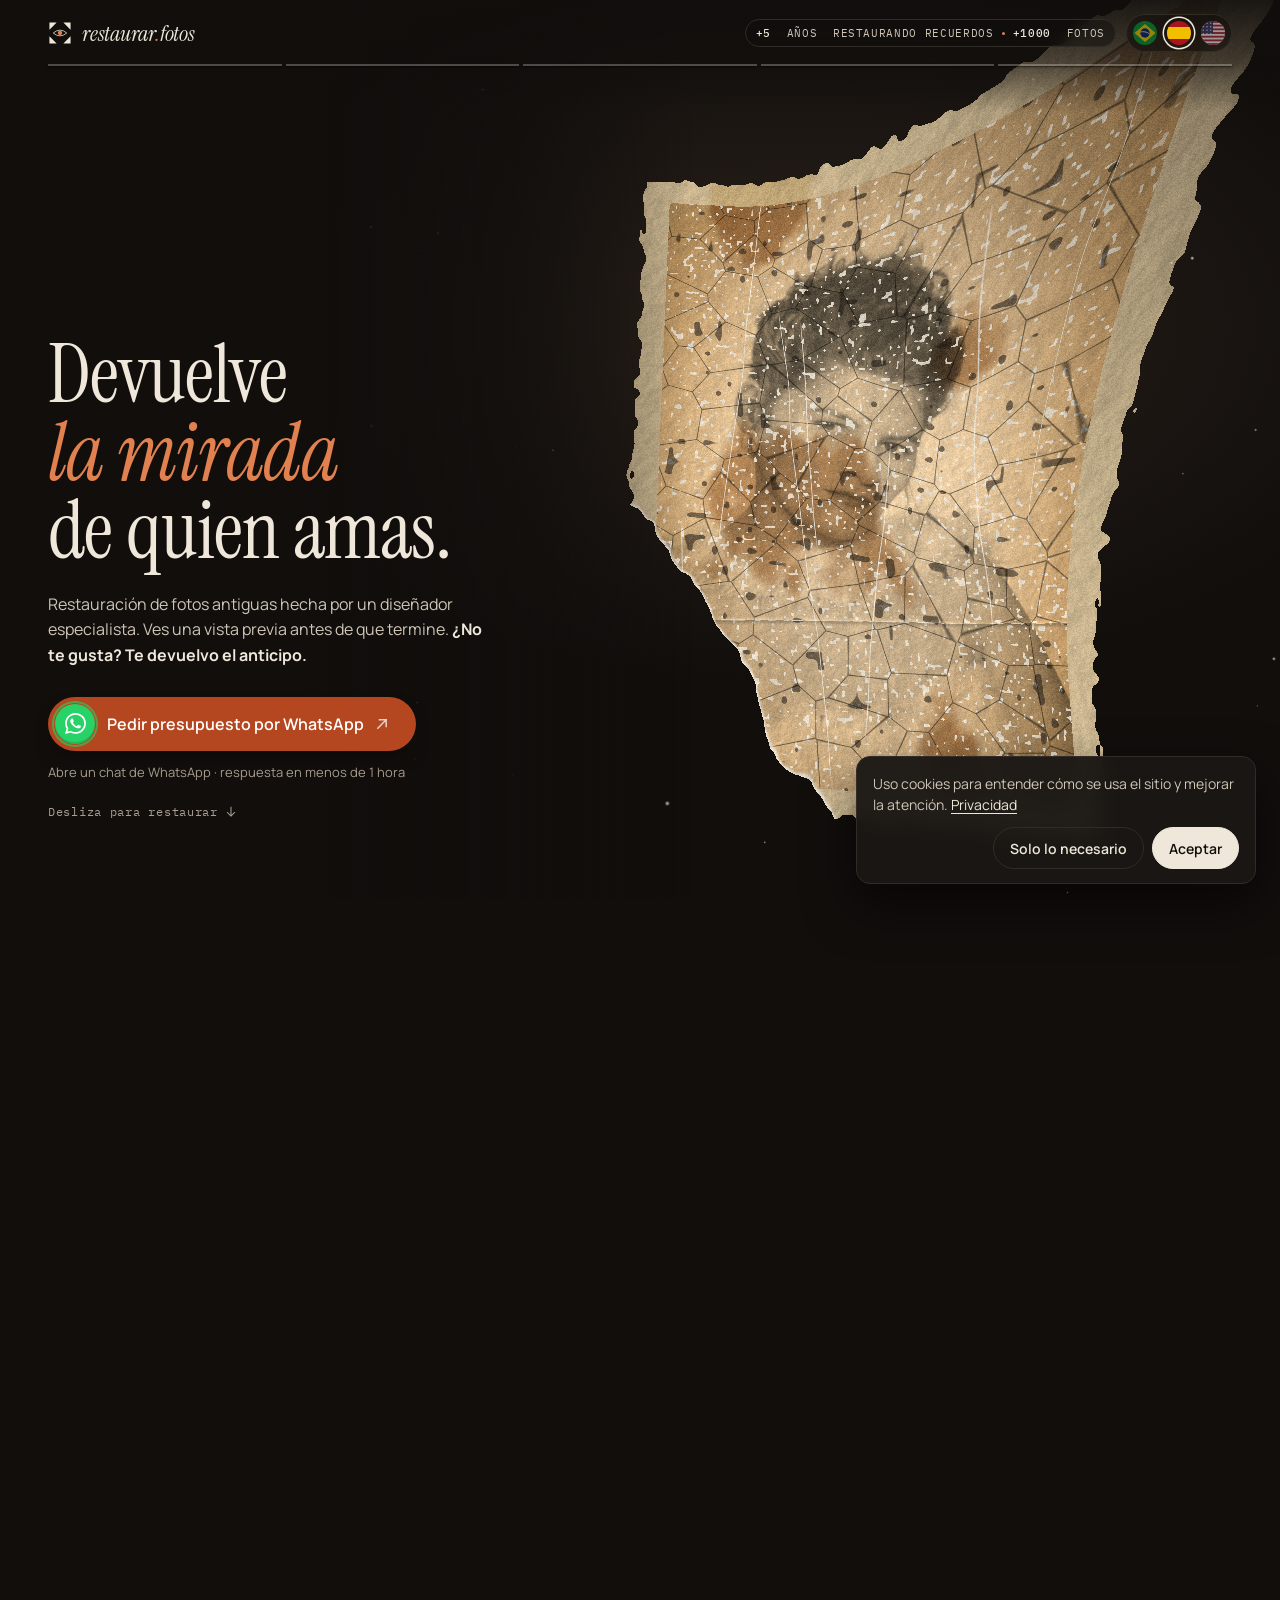
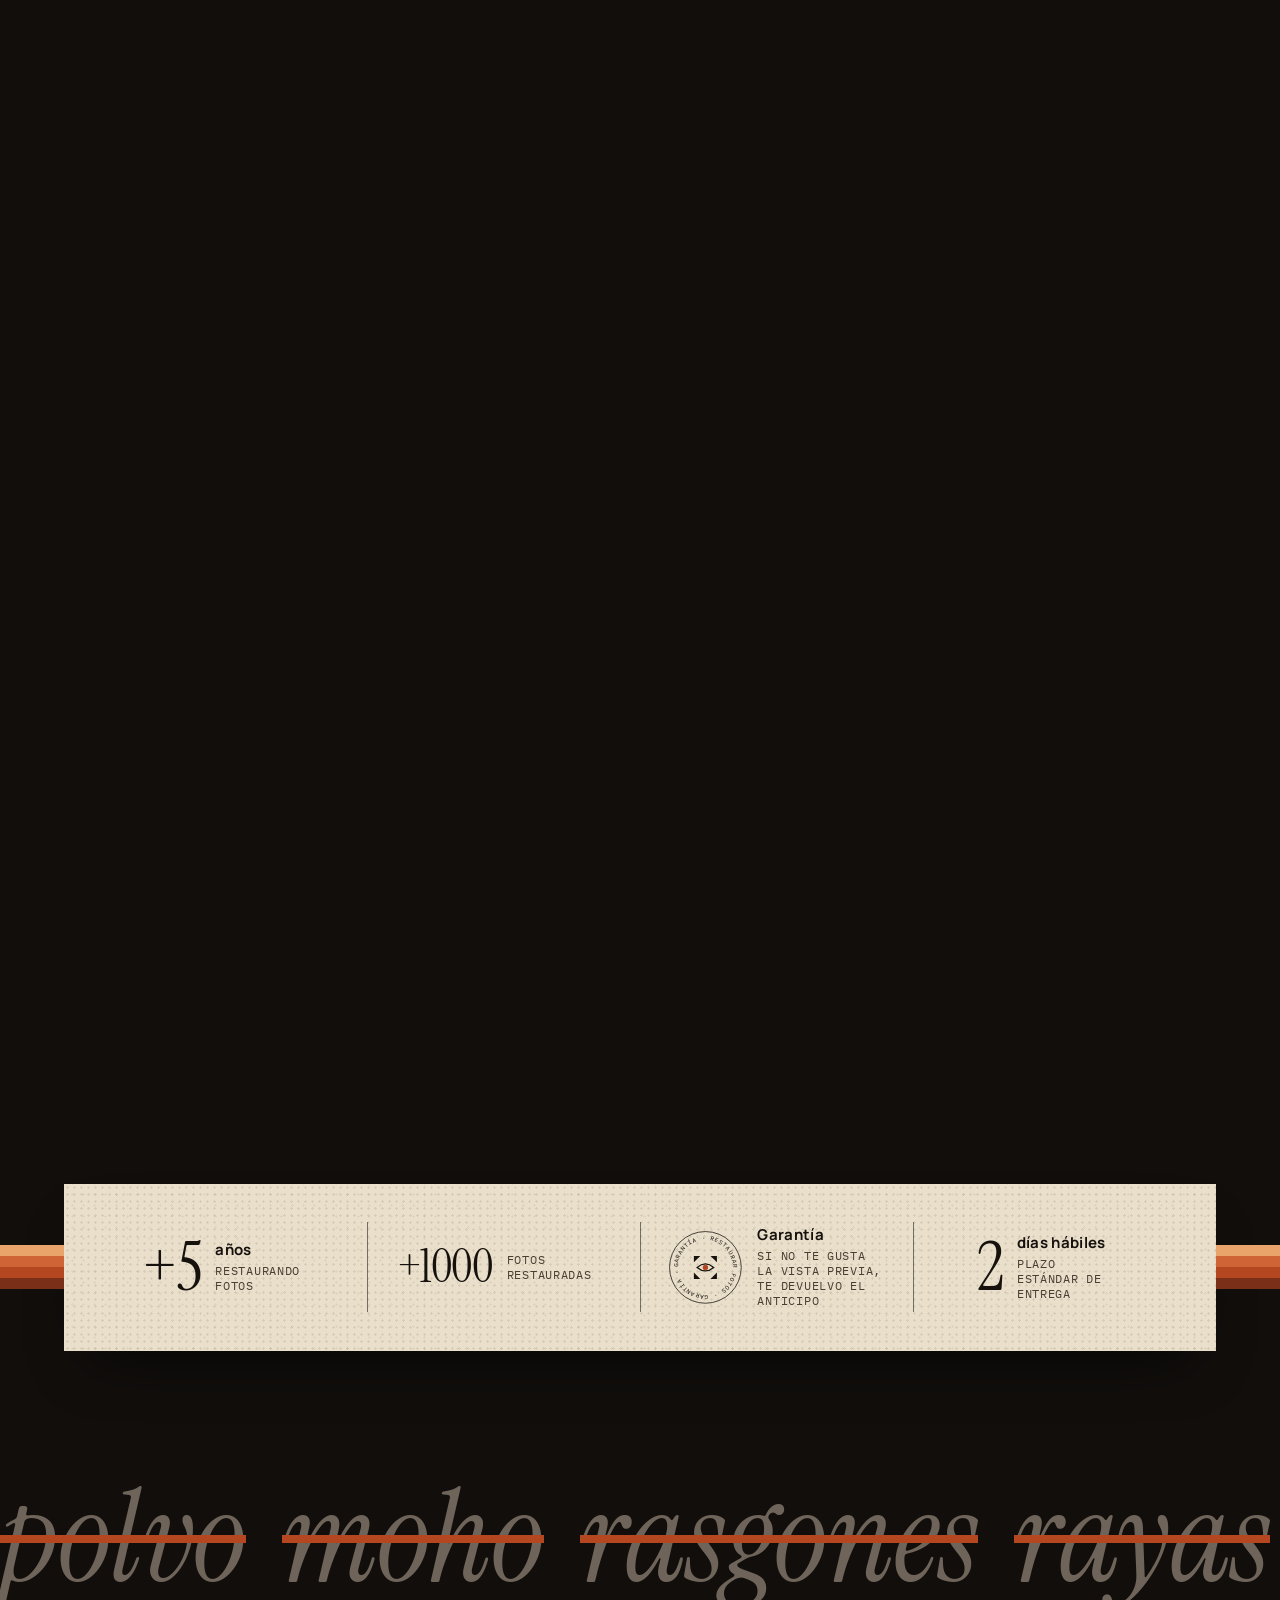
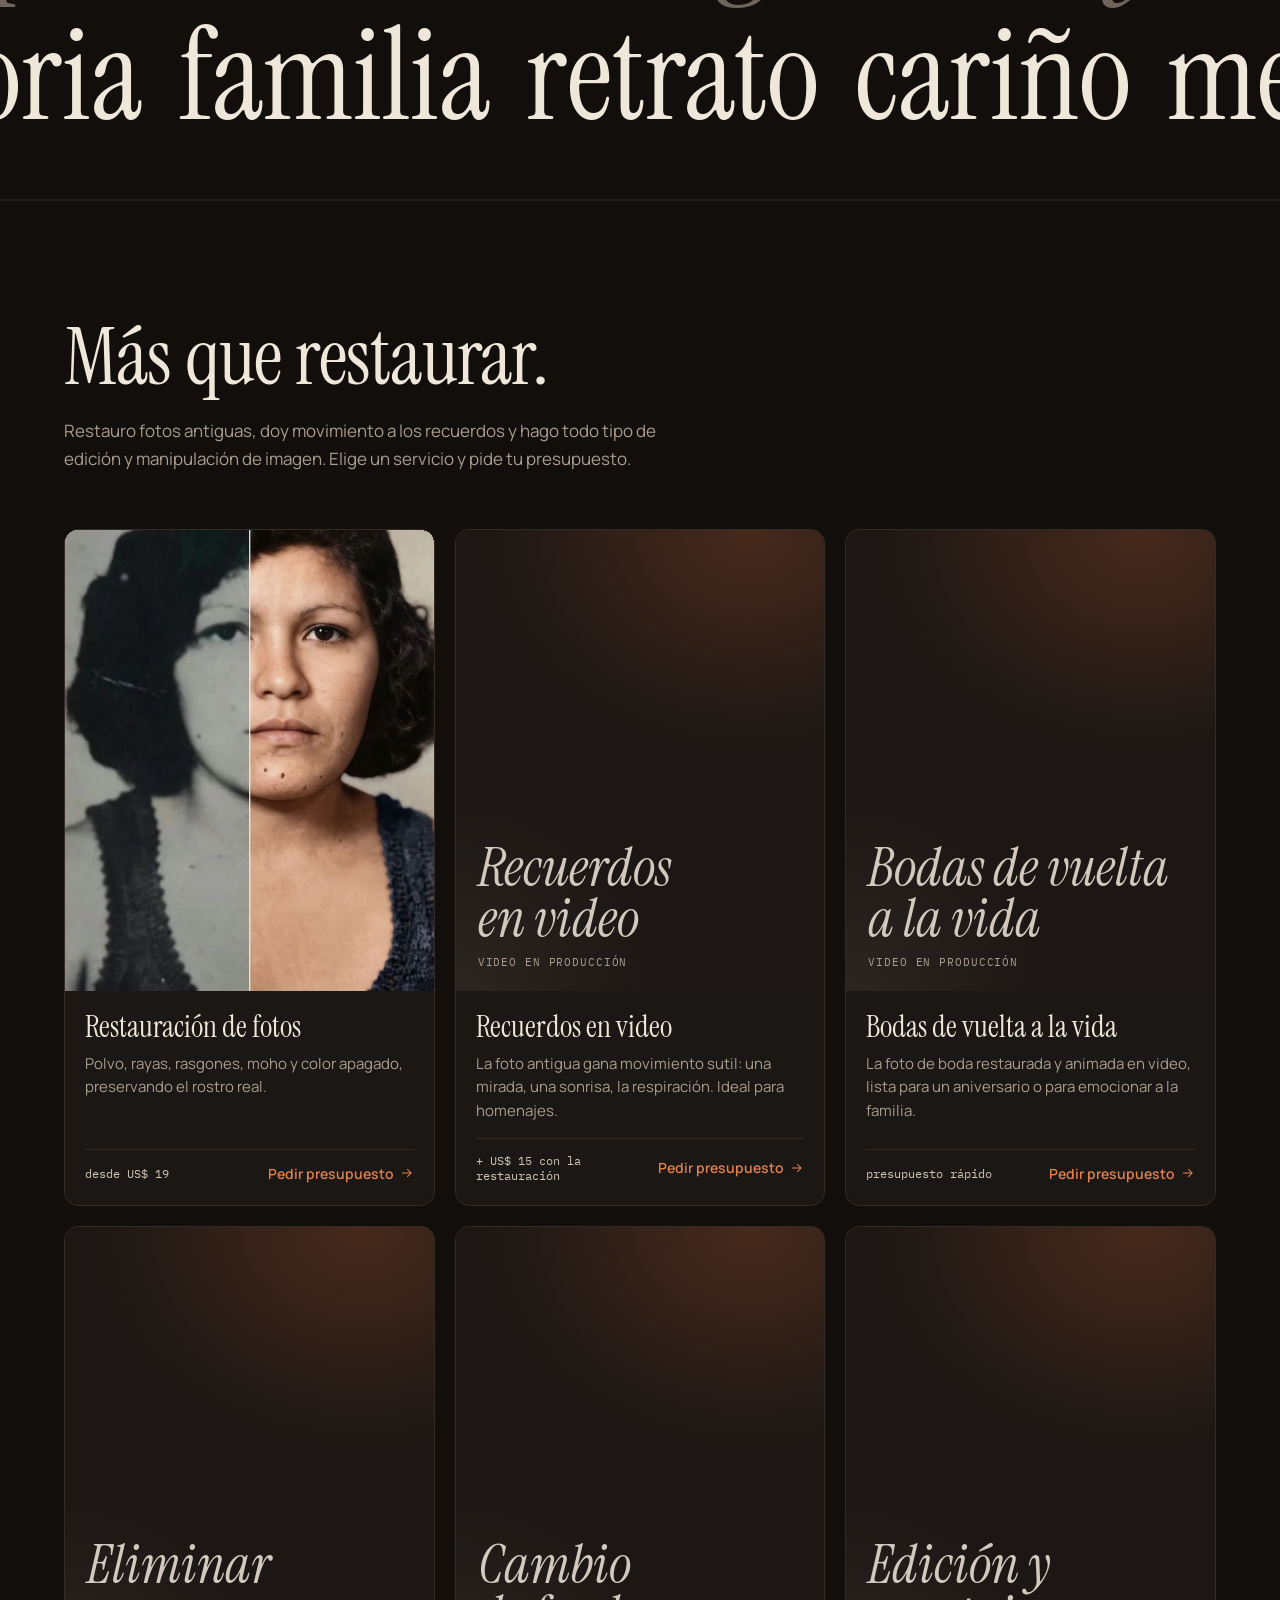
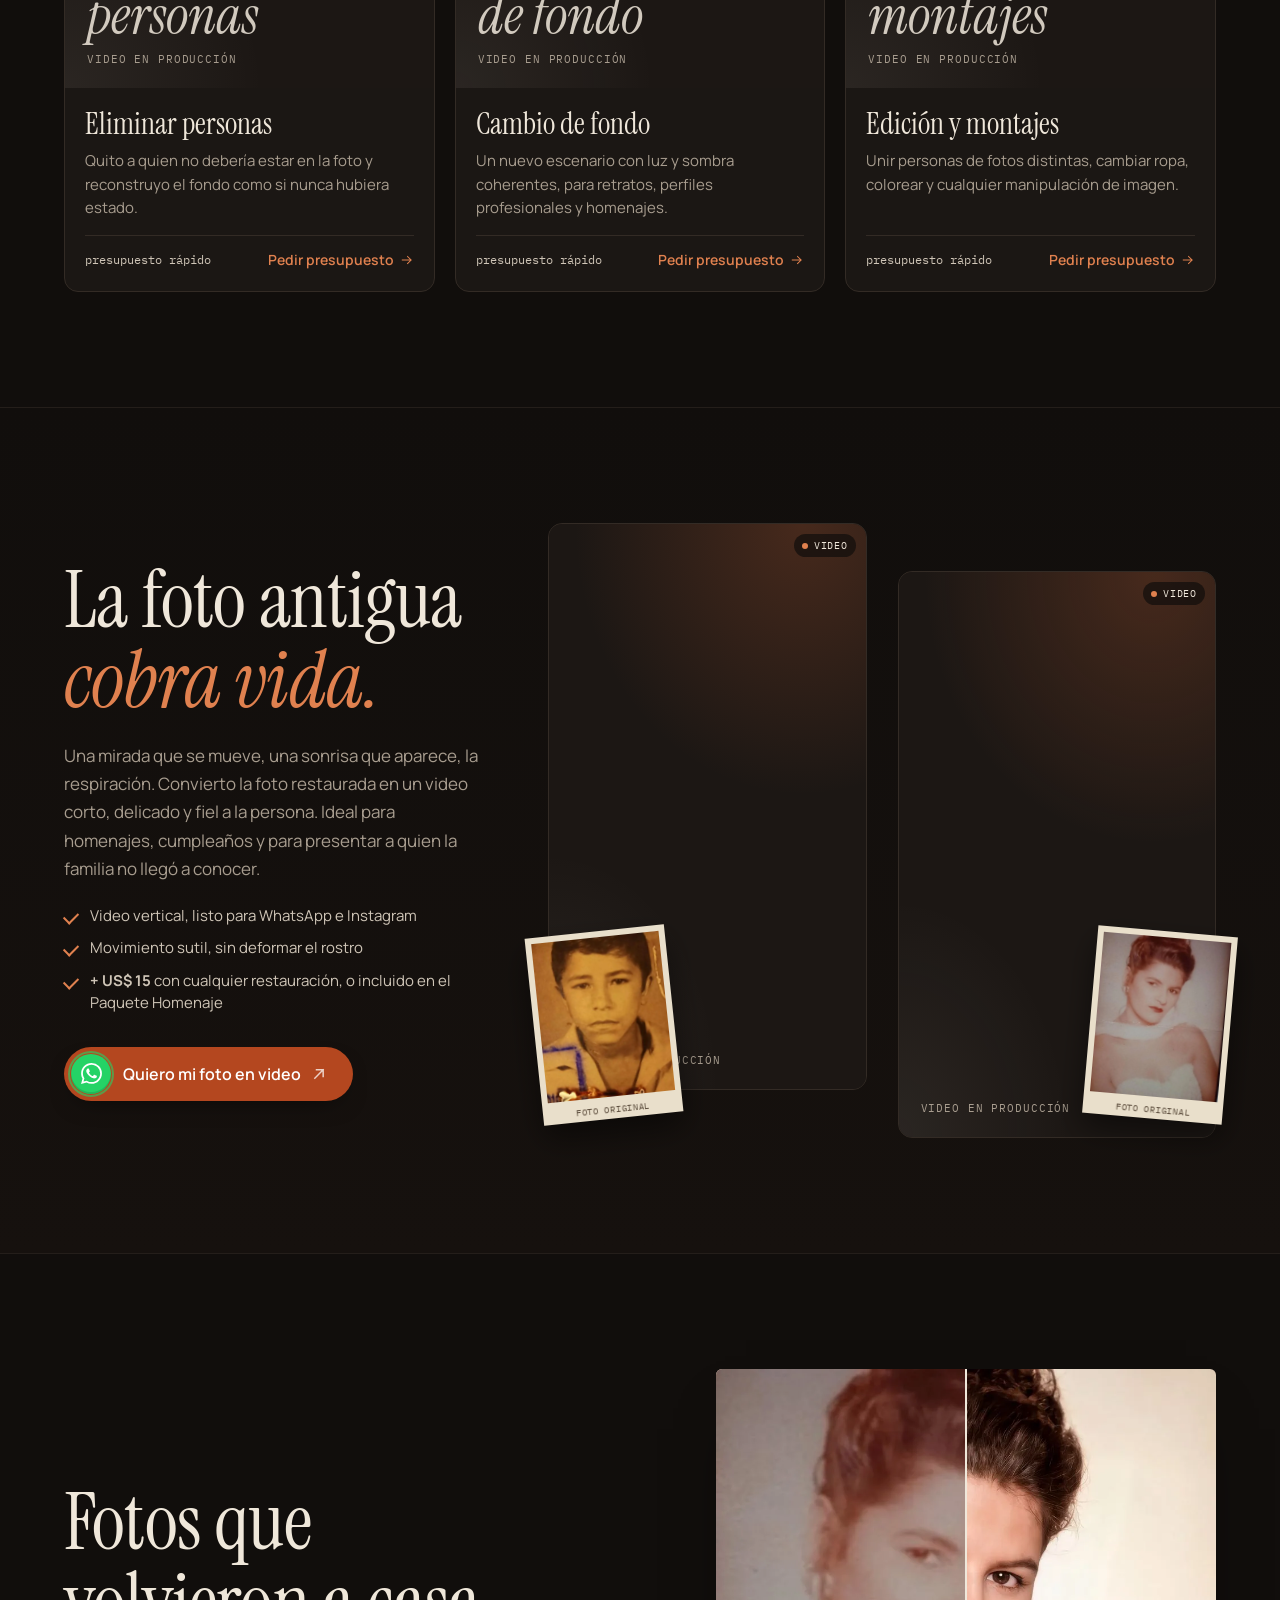
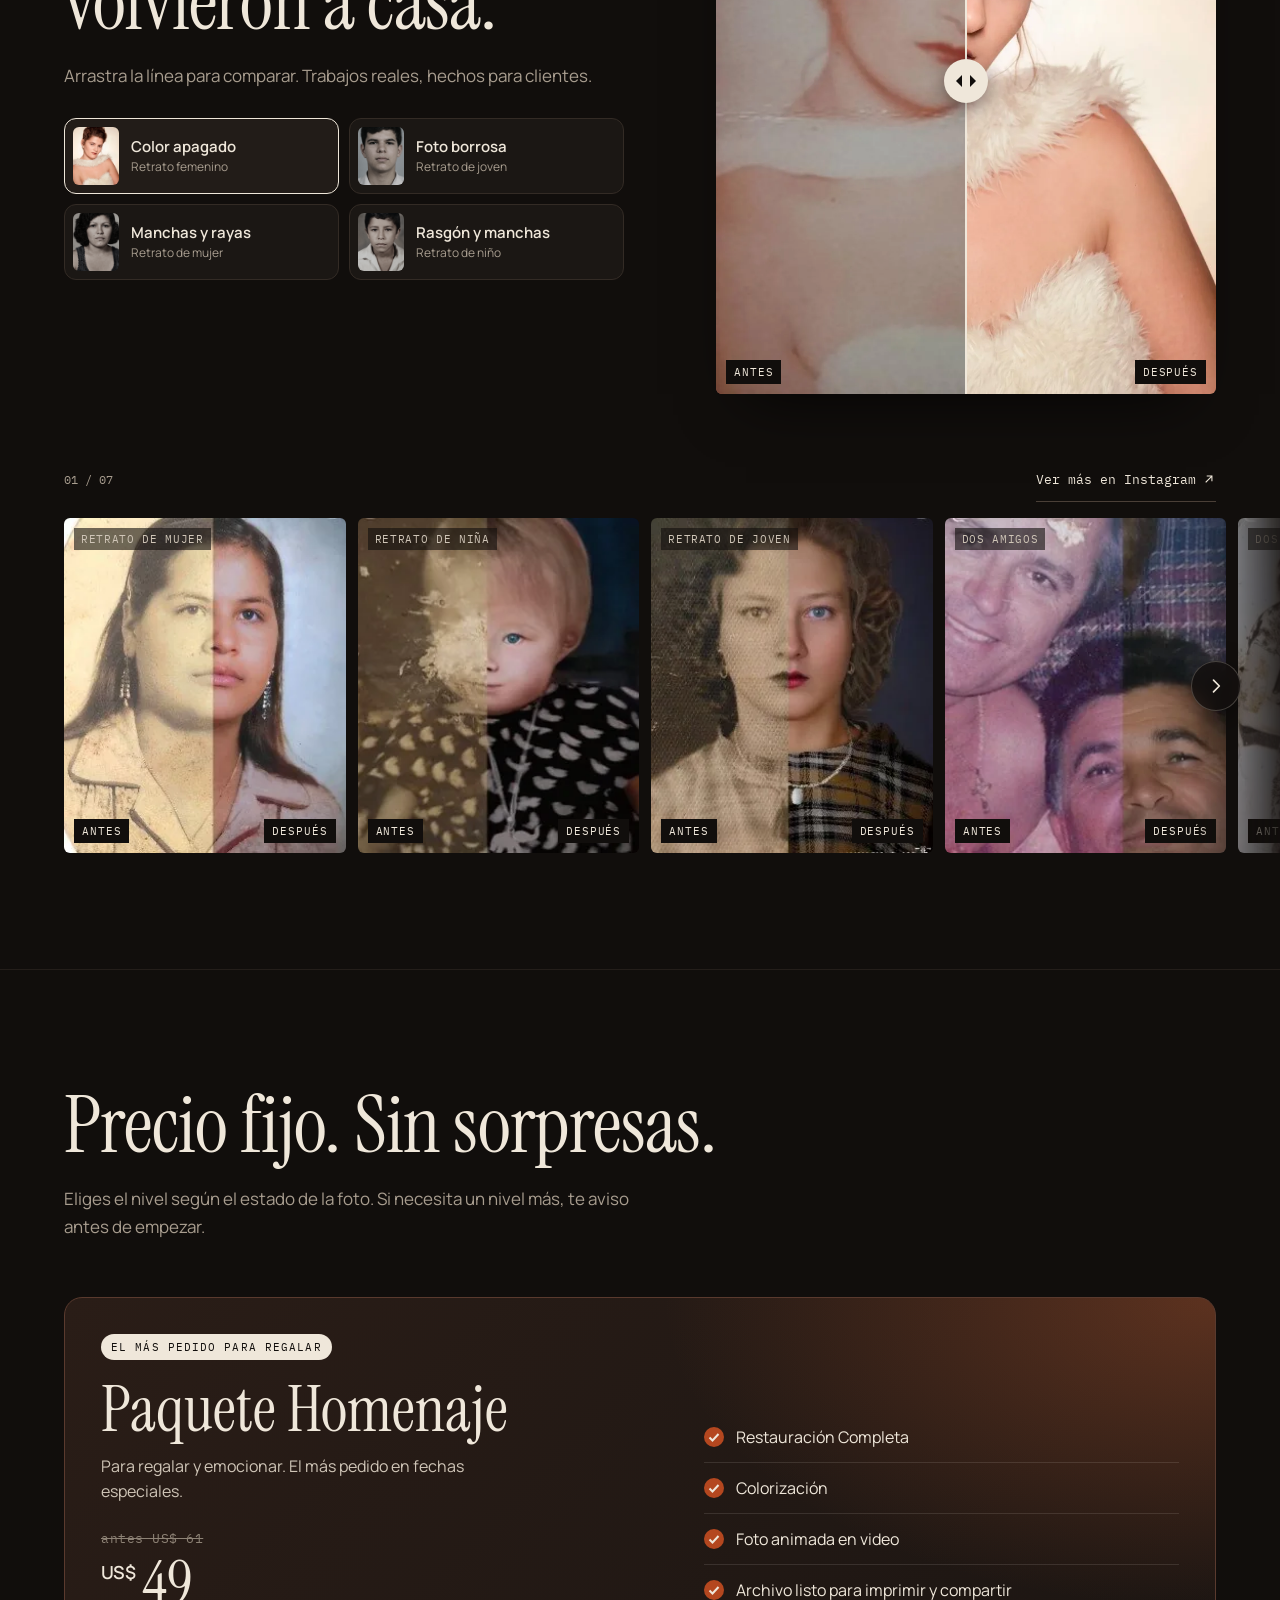
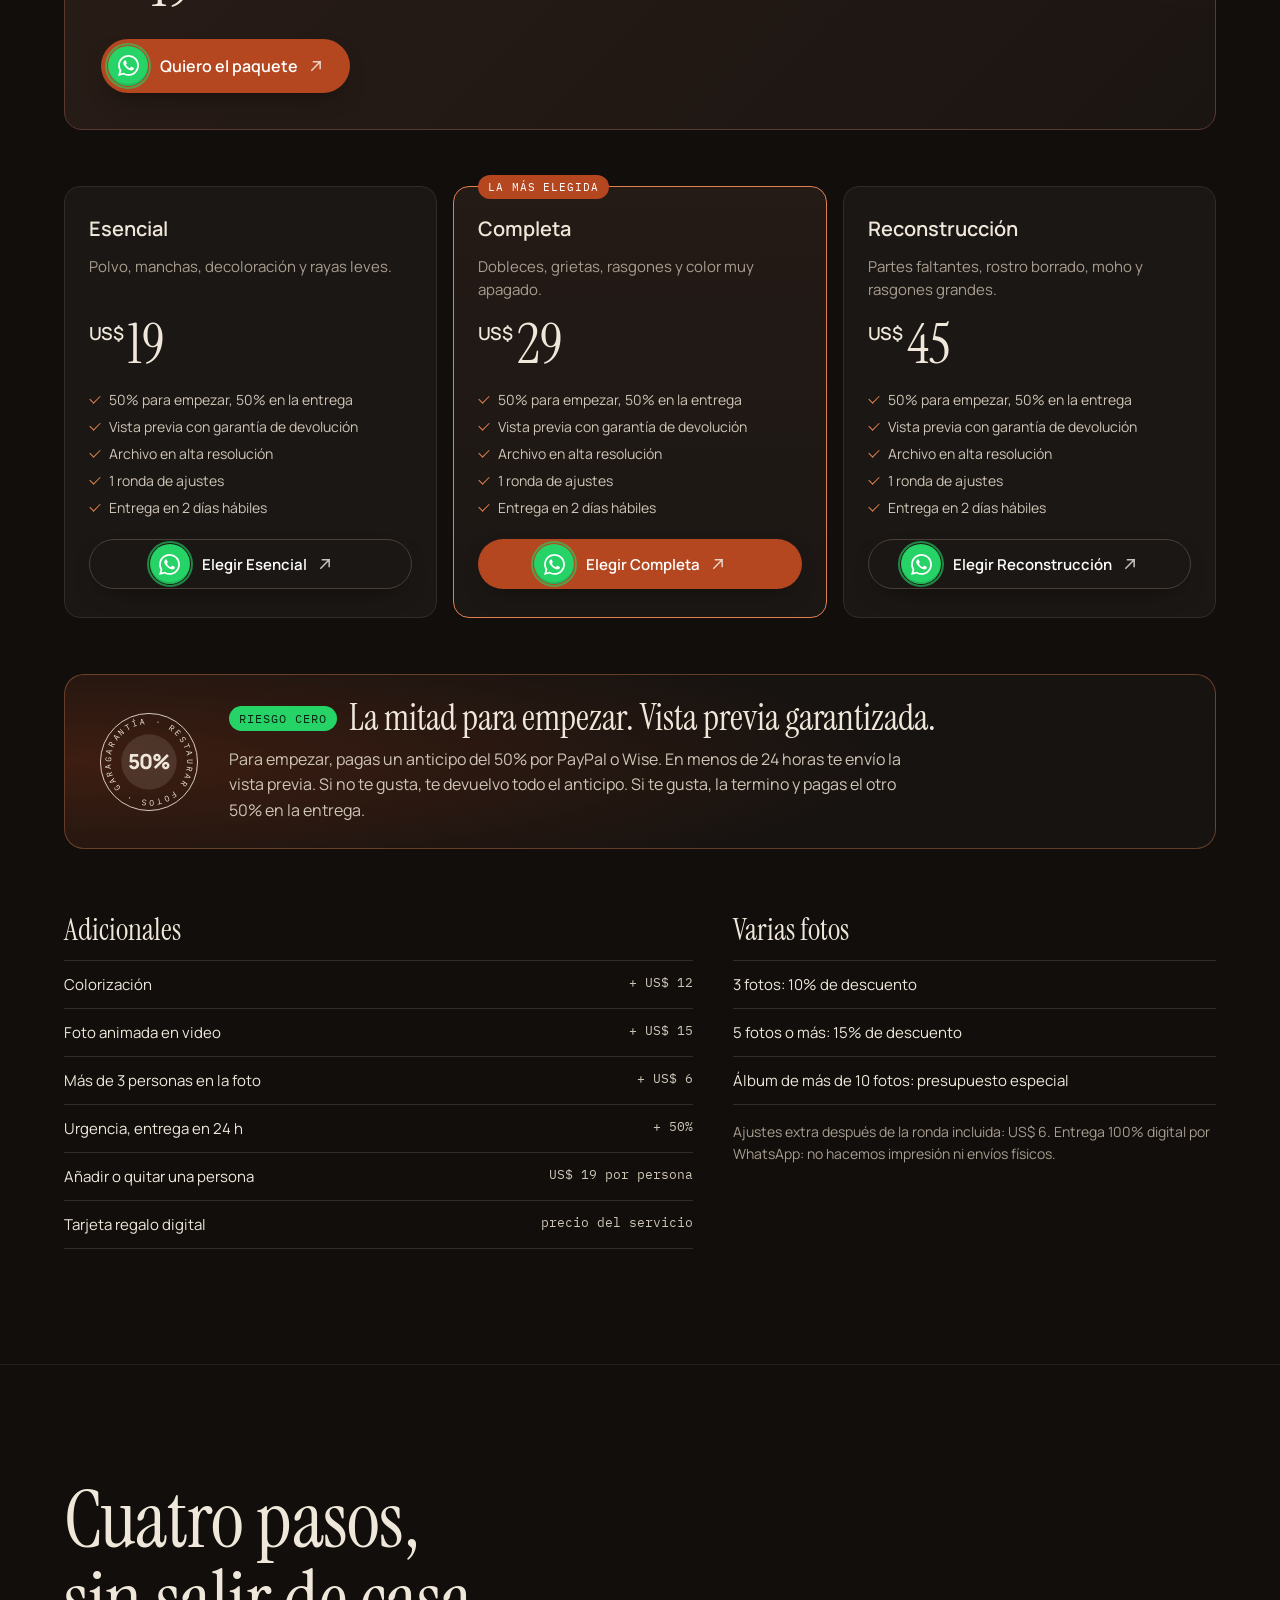
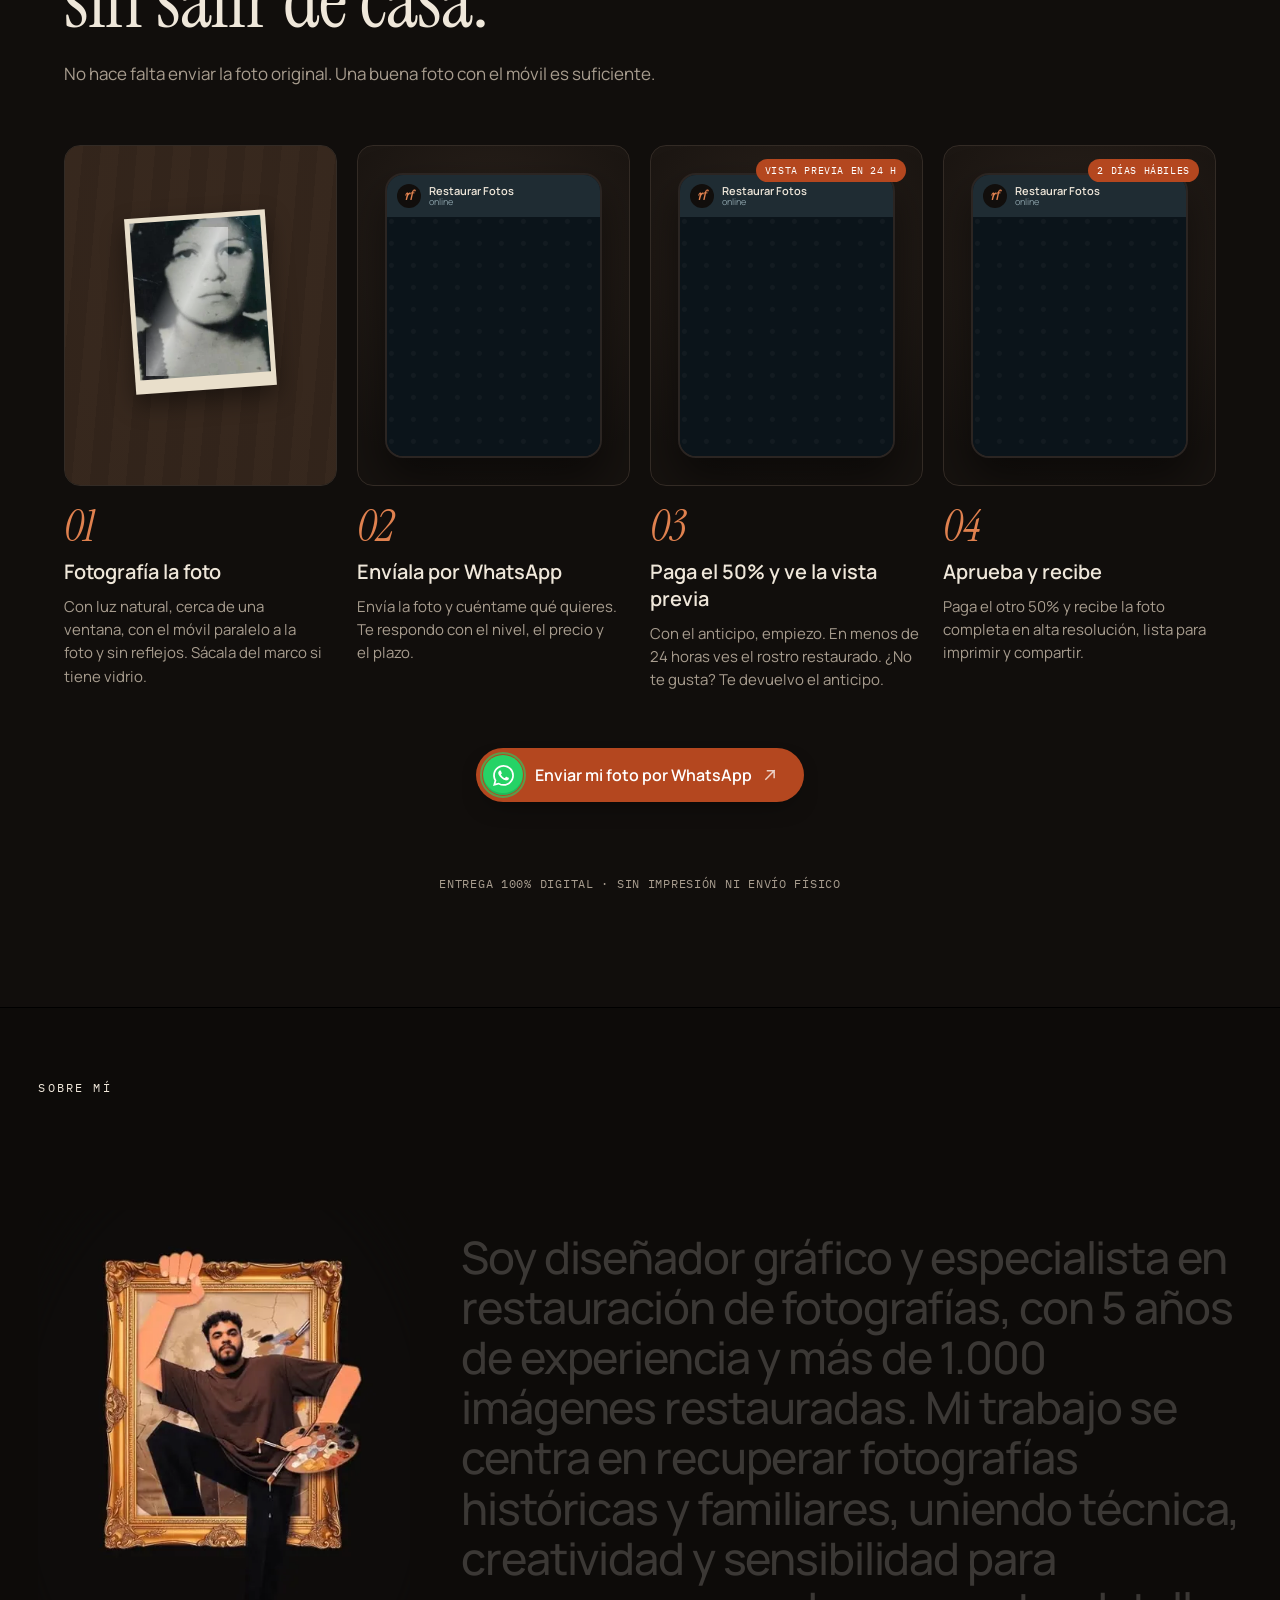
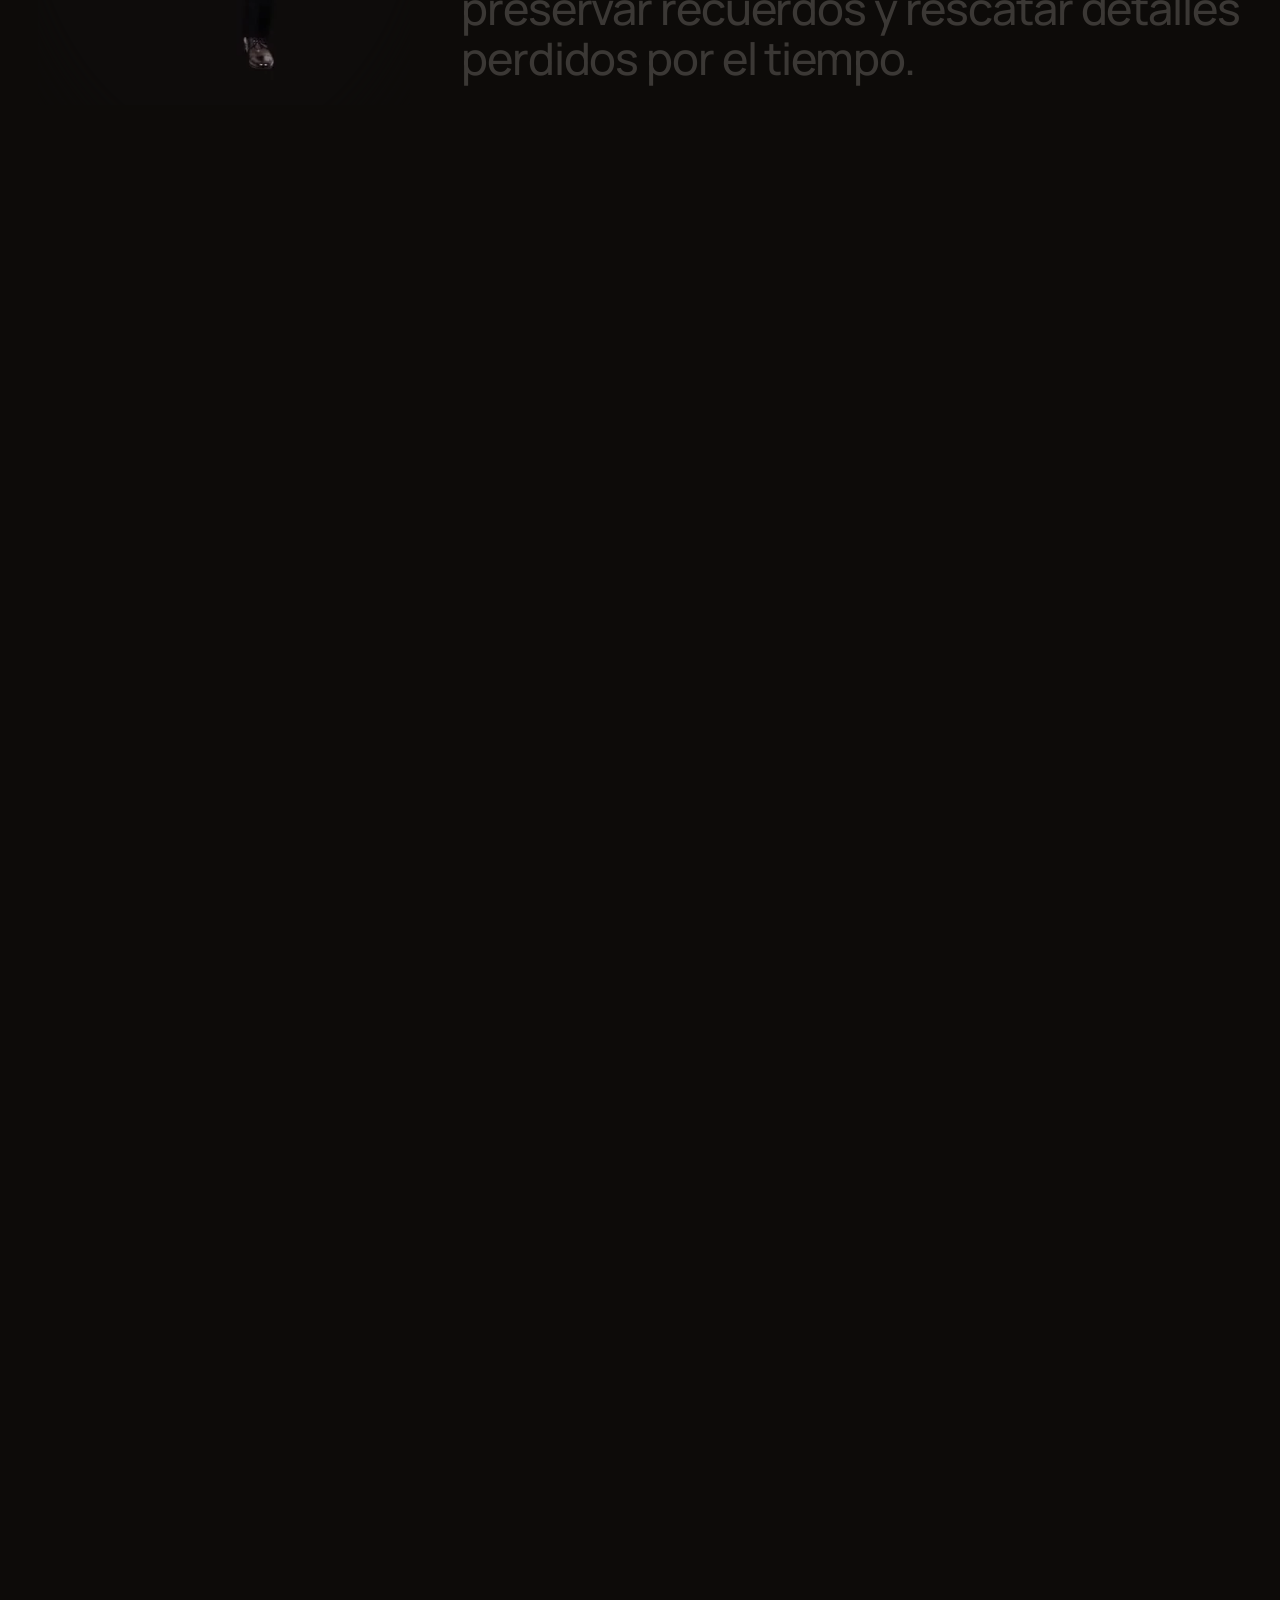
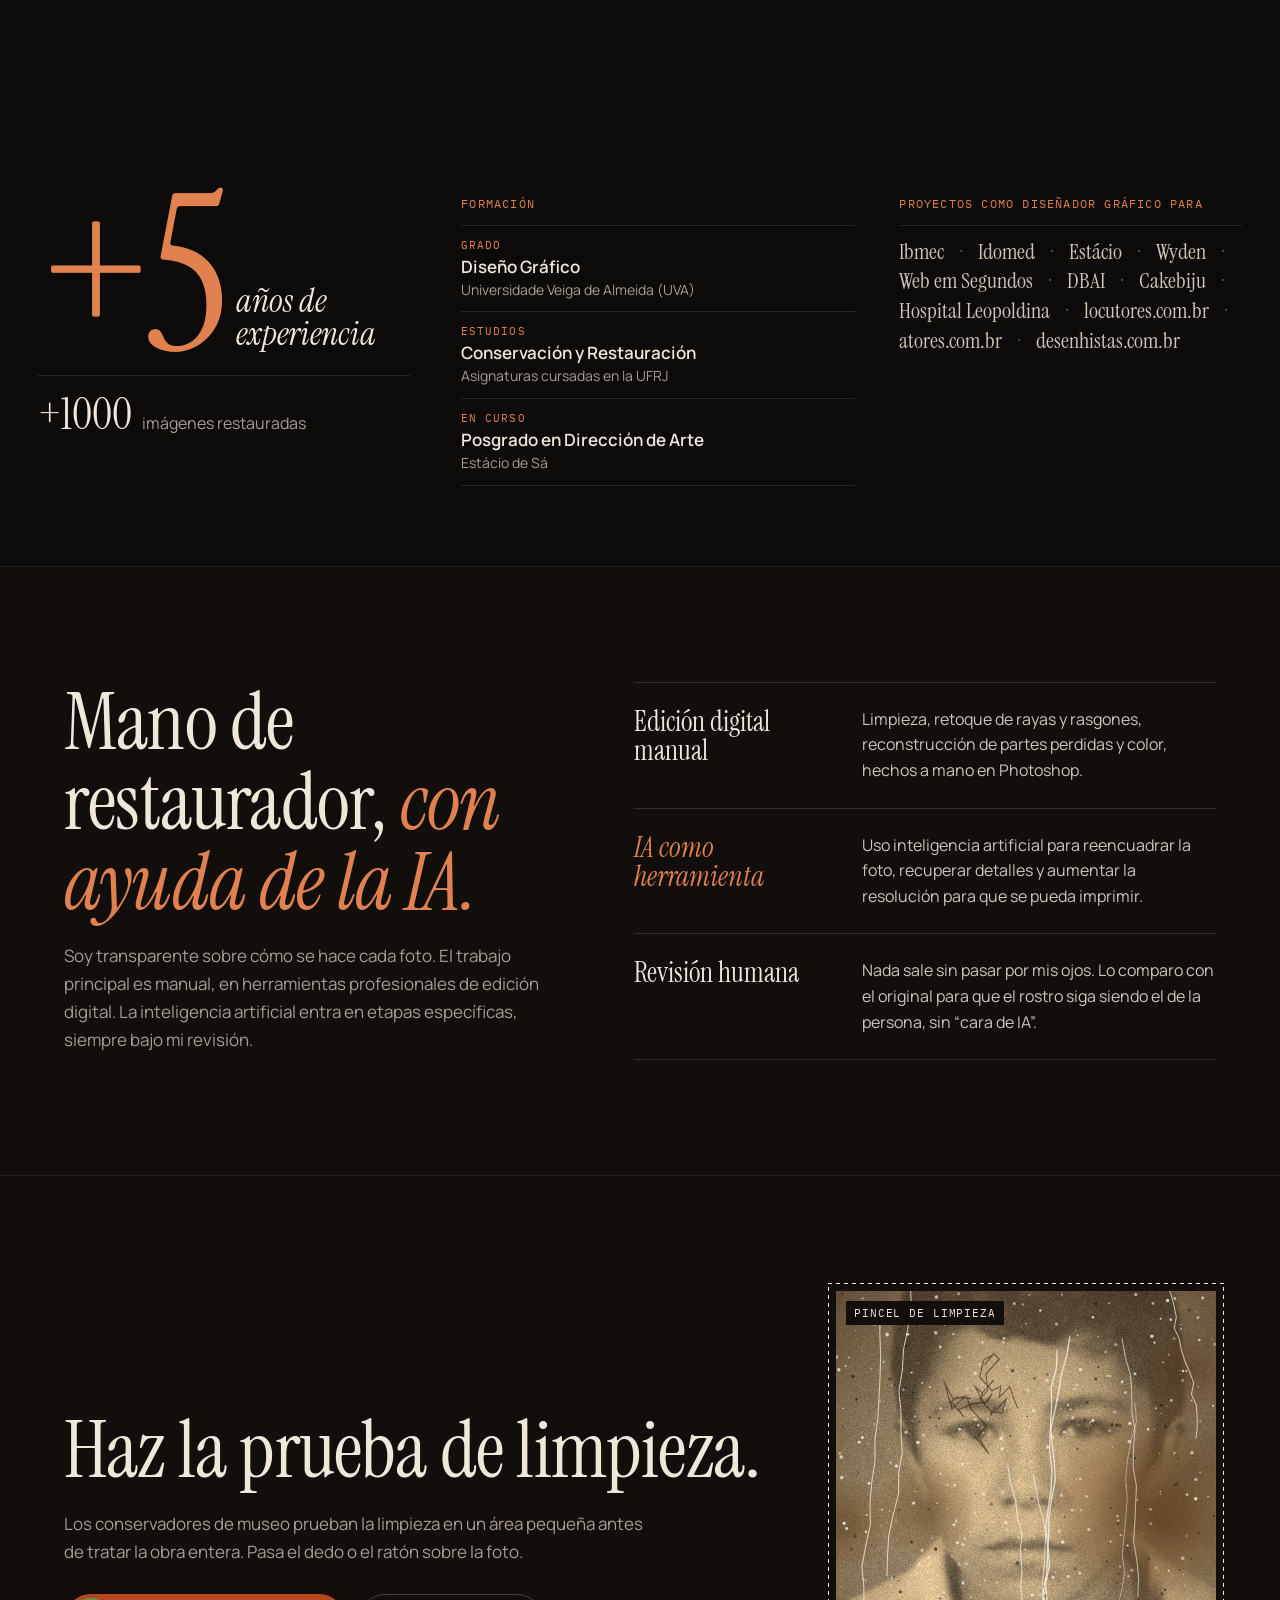
<file: es/index.html>
<!DOCTYPE html>
<html lang="es">
<head>
<meta charset="utf-8">
<meta name="viewport" content="width=device-width, initial-scale=1, viewport-fit=cover">
<title>Restauración de Fotos Antiguas por un Diseñador Especialista | Restaurar Fotos</title>
<meta name="description" content="Restauración de fotos antiguas hecha por un diseñador especialista, con 5 años de experiencia y más de 1.000 fotos restauradas. Fotos animadas, eliminación de personas y cambio de fondo. Atención por WhatsApp a todo el mundo.">
<meta name="theme-color" content="#110e0c">
<link rel="canonical" href="https://restaurafotos.com.br/es/">
<link rel="alternate" hreflang="pt-BR" href="https://restaurafotos.com.br/">
<link rel="alternate" hreflang="es" href="https://restaurafotos.com.br/es/">
<link rel="alternate" hreflang="en" href="https://restaurafotos.com.br/en/">
<link rel="alternate" hreflang="x-default" href="https://restaurafotos.com.br/en/">
<meta property="og:type" content="website">
<meta property="og:locale" content="es_ES">
<meta property="og:title" content="Restaurar Fotos · Devuelve la mirada de quien amas">
<meta property="og:description" content="Restauración de fotos antiguas, fotos animadas y edición de imagen. ¿No te gusta la vista previa? Te devuelvo el anticipo.">
<meta property="og:url" content="https://restaurafotos.com.br/es/">
<meta property="og:image" content="https://restaurafotos.com.br/img/og/compartilhar.jpg">
<meta name="twitter:card" content="summary_large_image">
<link rel="icon" href="data:image/svg+xml,%3Csvg%20xmlns%3D%22http%3A//www.w3.org/2000/svg%22%20viewBox%3D%220%200%20100%20100%22%20width%3D%22100%22%20height%3D%22100%22%3E%3Crect%20width%3D%22100%22%20height%3D%22100%22%20rx%3D%2222%22%20fill%3D%22%23110e0c%22/%3E%3Cpath%20fill%3D%22%23efe7da%22%20d%3D%22M14.80%2014.80%20L38.80%2014.80%20L14.80%2038.80%20Z%20M85.20%2014.80%20L85.20%2038.80%20L61.20%2014.80%20Z%20M14.80%2085.20%20L14.80%2061.20%20L38.80%2085.20%20Z%20M85.20%2085.20%20L61.20%2085.20%20L85.20%2061.20%20Z%22/%3E%3Ccircle%20cx%3D%2250.00%22%20cy%3D%2250.00%22%20r%3D%229.60%22%20fill%3D%22%23e0814f%22/%3E%3C/svg%3E">
<link rel="preconnect" href="https://fonts.googleapis.com">
<link rel="preconnect" href="https://fonts.gstatic.com" crossorigin>
<link href="https://fonts.googleapis.com/css2?family=IBM+Plex+Mono:wght@400;500&family=Instrument+Serif:ital@0;1&family=Manrope:wght@400;500;600;700&display=swap" rel="stylesheet">
<link rel="preload" as="image" href="../img/hero/retrato.webp">
<link rel="stylesheet" href="../assets/site.css?v=c71a7b5f">
<script type="application/ld+json">{"@context": "https://schema.org", "@type": "ProfessionalService", "name": "Restaurar Fotos", "url": "https://restaurafotos.com.br/es/", "image": "https://restaurafotos.com.br/img/og/compartilhar.jpg", "description": "Restauración de fotos antiguas hecha por un diseñador especialista, con 5 años de experiencia y más de 1.000 fotos restauradas. Fotos animadas, eliminación de personas y cambio de fondo. Atención por WhatsApp a todo el mundo.", "telephone": "+55 21 96870-9575", "priceRange": "US$ 19 – US$ 49", "address": {"@type": "PostalAddress", "addressLocality": "Rio de Janeiro", "addressRegion": "RJ", "addressCountry": "BR"}, "areaServed": [{"@type": "City", "name": "Rio de Janeiro"}, {"@type": "Country", "name": "Brasil"}, "Worldwide"], "availableLanguage": ["pt-BR", "en", "es"], "sameAs": ["https://instagram.com/restaurar.fotos"], "knowsAbout": ["restauração de fotos", "photo restoration", "colorização", "fotos animadas"], "hasOfferCatalog": {"@type": "OfferCatalog", "name": "Restauración de fotos", "itemListElement": [{"@type": "Offer", "itemOffered": {"@type": "Service", "name": "Essential restoration"}, "price": "19", "priceCurrency": "USD"}, {"@type": "Offer", "itemOffered": {"@type": "Service", "name": "Complete restoration"}, "price": "29", "priceCurrency": "USD"}, {"@type": "Offer", "itemOffered": {"@type": "Service", "name": "Reconstruction"}, "price": "45", "priceCurrency": "USD"}, {"@type": "Offer", "itemOffered": {"@type": "Service", "name": "Tribute package"}, "price": "49", "priceCurrency": "USD"}]}}</script>
<script type="application/ld+json">{"@context": "https://schema.org", "@type": "FAQPage", "inLanguage": "es", "mainEntity": [{"@type": "Question", "name": "¿Cómo funciona el pago?", "acceptedAnswer": {"@type": "Answer", "text": "Pagas un anticipo del 50% por PayPal o Wise para que empiece. En menos de 24 horas recibes la vista previa. Si te gusta, la termino y pagas el otro 50% en la entrega."}}, {"@type": "Question", "name": "¿Y si no me gusta la vista previa?", "acceptedAnswer": {"@type": "Answer", "text": "Te devuelvo todo el anticipo. Solo sigues si te gusta el resultado."}}, {"@type": "Question", "name": "¿Usas inteligencia artificial?", "acceptedAnswer": {"@type": "Answer", "text": "Sí, como herramienta. El trabajo principal es manual, en edición digital. La IA ayuda a reencuadrar, recuperar detalles y aumentar la resolución para imprimir. Todo resultado pasa por mi revisión."}}, {"@type": "Question", "name": "Mi foto está muy dañada. ¿Tiene arreglo?", "acceptedAnswer": {"@type": "Answer", "text": "En la mayoría de los casos, sí. Envíala igualmente: la evalúo y te digo con claridad qué se puede recuperar y en qué nivel encaja, antes de que pagues."}}, {"@type": "Question", "name": "¿Tengo que enviar la foto original?", "acceptedAnswer": {"@type": "Answer", "text": "No. Una buena foto con el móvil es suficiente, y la original se queda contigo. Si tienes escáner, mejor aún."}}, {"@type": "Question", "name": "¿Cuánto tarda?", "acceptedAnswer": {"@type": "Answer", "text": "La vista previa llega en menos de 24 horas después del anticipo. La foto completa está lista en 2 días hábiles. ¿La necesitas para mañana? La entrega urgente tarda 24 horas."}}, {"@type": "Question", "name": "¿Cómo recibo la foto?", "acceptedAnswer": {"@type": "Answer", "text": "Por WhatsApp o por correo, en alta resolución, lista para imprimir, enmarcar y compartir."}}, {"@type": "Question", "name": "¿Imprimen o envían la foto por correo?", "acceptedAnswer": {"@type": "Answer", "text": "No. El trabajo es 100% digital: recibes el archivo en alta resolución y lo imprimes donde prefieras. No hacemos impresión ni envíos físicos."}}, {"@type": "Question", "name": "¿Publicas mi foto?", "acceptedAnswer": {"@type": "Answer", "text": "Solo con tu autorización. Sin ella, la foto queda entre nosotros."}}, {"@type": "Question", "name": "¿Atiendes fuera de Brasil?", "acceptedAnswer": {"@type": "Answer", "text": "Sí. Todo se hace en línea, para clientes de cualquier país."}}, {"@type": "Question", "name": "¿Se puede regalar?", "acceptedAnswer": {"@type": "Answer", "text": "Sí. Hay una tarjeta regalo digital personalizada y el Paquete Homenaje, el más elegido para regalar."}}]}</script>
</head>
<body>
<svg width="0" height="0" style="position:absolute" aria-hidden="true">
  <symbol id="i-wa" viewBox="0 0 24 24"><path fill="currentColor" d="M17.47 14.38c-.3-.15-1.76-.87-2.03-.97-.27-.1-.47-.15-.67.15-.2.3-.77.97-.94 1.16-.17.2-.35.22-.64.07-.3-.15-1.26-.46-2.39-1.47-.88-.79-1.48-1.76-1.65-2.06-.17-.3-.02-.46.13-.6.13-.14.3-.35.45-.52.15-.17.2-.3.3-.5.1-.2.05-.37-.03-.52-.07-.15-.67-1.61-.92-2.2-.24-.58-.49-.5-.67-.51h-.57c-.2 0-.52.07-.79.37-.27.3-1.04 1.02-1.04 2.48s1.07 2.88 1.21 3.07c.15.2 2.1 3.2 5.08 4.49.71.31 1.26.49 1.7.63.71.23 1.36.2 1.87.12.57-.09 1.76-.72 2-1.41.25-.7.25-1.29.17-1.41-.07-.13-.27-.2-.57-.35m-5.42 7.4h-.01a9.87 9.87 0 0 1-5.03-1.37l-.36-.22-3.74.98 1-3.65-.24-.37a9.86 9.86 0 0 1-1.51-5.26c0-5.45 4.44-9.88 9.89-9.88 2.64 0 5.12 1.03 6.99 2.9a9.83 9.83 0 0 1 2.89 6.99c0 5.45-4.44 9.88-9.88 9.88m8.41-18.3A11.82 11.82 0 0 0 12.05 0C5.5 0 .16 5.34.16 11.89c0 2.1.55 4.14 1.59 5.95L.06 24l6.3-1.65a11.88 11.88 0 0 0 5.68 1.45h.01c6.55 0 11.89-5.34 11.89-11.89 0-3.18-1.24-6.17-3.48-8.42z"/></symbol>
  <symbol id="i-arrow" viewBox="0 0 24 24"><path fill="none" stroke="currentColor" stroke-width="1.8" stroke-linecap="square" d="M4 12h15m-6-6 6 6-6 6"/></symbol>
  <symbol id="i-down" viewBox="0 0 24 24"><path fill="none" stroke="currentColor" stroke-width="1.8" stroke-linecap="square" d="M12 4v15m-6-6 6 6 6-6"/></symbol>
  <symbol id="i-up" viewBox="0 0 24 24"><path fill="none" stroke="currentColor" stroke-width="1.8" stroke-linecap="square" d="M12 20V5m-6 6 6-6 6 6"/></symbol>
  <symbol id="i-out" viewBox="0 0 24 24"><path fill="none" stroke="currentColor" stroke-width="1.8" stroke-linecap="square" d="M7 17 17 7M9 7h8v8"/></symbol>
  <symbol id="i-heart" viewBox="0 0 24 24"><path fill="currentColor" d="M12 21s-7.5-4.6-9.6-9.3C.8 8.1 3 4 6.9 4c2.2 0 3.6 1.2 5.1 3 1.5-1.8 2.9-3 5.1-3 3.9 0 6.1 4.1 4.5 7.7C19.5 16.4 12 21 12 21z"/></symbol>
</svg>

<section class="seq" id="topo" data-seq aria-label="Restauración en vivo">
  <div class="seq__stick" data-stick>
    <div class="seq__bg"></div>
    <div class="scene" data-scene aria-hidden="true"><img class="scene__img" alt="" decoding="async" data-src-d="../midia/cena/cena.webp" data-src-m="../midia/cena/cena-m.webp"></div>
    <div class="seq__poster" data-poster><img src="../img/hero/retrato.webp" alt="Retrato antiguo de una mujer siendo restaurado" fetchpriority="high"></div>
    <div class="seq__gl" data-gl></div>
    <div class="eyestage" data-eyestage aria-hidden="true">
      <img class="eyestage__img" src="[data-uri]" data-src-d="../midia/olhar/olhar.webp" data-src-m="../midia/olhar/olhar-m.webp" alt="">
      <canvas class="eyestage__cv" data-frames-d="../midia/olhar/d/" data-frames-m="../midia/olhar/m/" data-n-d="95" data-n-m="64"></canvas>
      <i class="eyestage__light"></i>
    </div>
    <div class="seq__scrim" data-scrim></div>
    <div class="seq__scrim2" data-scrim2></div>

    <header class="topbar">
      <div class="topbar__row">
        <a href="#topo" class="logo"><svg class="logo__sym" viewBox="0 0 100 100" aria-hidden="true"><path fill="currentColor" d="M6 6H36L6 36ZM94 6V36L64 6ZM6 94V64L36 94ZM94 94H64L94 64Z"/><path fill="none" stroke="currentColor" stroke-width="3.2" d="M22 50Q50 26 78 50Q50 74 22 50Z"/><circle cx="50" cy="50" r="9" fill="#e0814f"/></svg><span>restaurar<i>.</i>fotos</span></a>
        <div class="topbar__right">
          <span class="topbar__trust"><b>+<span data-anos>5</span></b>&nbsp;años<span class="hide-m">&nbsp;restaurando recuerdos</span><span class="hide-xs"><span class="sep"></span><b>+<span data-fotos>1.000</span></b>&nbsp;fotos</span></span>
          <nav class="lang" aria-label="Idioma"><a href="../" hreflang="pt-BR" lang="pt-BR" title="Português" aria-label="Português"><span class="flag"><svg viewBox="0 0 32 32" aria-hidden="true"><rect width="32" height="32" fill="#009c3b"/><path d="M16 4 30 16 16 28 2 16z" fill="#ffdf00"/><circle cx="16" cy="16" r="6.3" fill="#002776"/><path d="M9.9 14.6c3.9-.9 8.4-.2 12 2.4" fill="none" stroke="#fff" stroke-width="1.1"/></svg></span></a><a href="../es/" hreflang="es" lang="es" title="Español" aria-label="Español" aria-current="true"><span class="flag"><svg viewBox="0 0 32 32" aria-hidden="true"><rect width="32" height="32" fill="#aa151b"/><rect y="8" width="32" height="16" fill="#f1bf00"/></svg></span></a><a href="../en/" hreflang="en" lang="en" title="English" aria-label="English"><span class="flag"><svg viewBox="0 0 32 32" aria-hidden="true"><rect width="32" height="32" fill="#fff"/><rect y="0.00" width="32" height="2.46" fill="#b22234"/><rect y="4.92" width="32" height="2.46" fill="#b22234"/><rect y="9.85" width="32" height="2.46" fill="#b22234"/><rect y="14.77" width="32" height="2.46" fill="#b22234"/><rect y="19.69" width="32" height="2.46" fill="#b22234"/><rect y="24.62" width="32" height="2.46" fill="#b22234"/><rect y="29.54" width="32" height="2.46" fill="#b22234"/><rect width="16" height="17.23" fill="#3c3b6e"/><circle cx="3" cy="3.0" r=".9" fill="#fff"/><circle cx="3" cy="7.6" r=".9" fill="#fff"/><circle cx="3" cy="12.2" r=".9" fill="#fff"/><circle cx="3" cy="16.8" r=".9" fill="#fff"/><circle cx="8" cy="3.0" r=".9" fill="#fff"/><circle cx="8" cy="7.6" r=".9" fill="#fff"/><circle cx="8" cy="12.2" r=".9" fill="#fff"/><circle cx="8" cy="16.8" r=".9" fill="#fff"/><circle cx="13" cy="3.0" r=".9" fill="#fff"/><circle cx="13" cy="7.6" r=".9" fill="#fff"/><circle cx="13" cy="12.2" r=".9" fill="#fff"/><circle cx="13" cy="16.8" r=".9" fill="#fff"/></svg></span></a></nav>
        </div>
      </div>
      <div class="segs" aria-hidden="true">
        <i><b data-seg></b></i><i><b data-seg></b></i><i><b data-seg></b></i><i><b data-seg></b></i><i><b data-seg></b></i>
        <span class="segs__pct" data-pct>0%</span>
      </div>
    </header>

    <div class="layers" data-layers aria-hidden="true">
      <div class="layers__head"><span>Capas</span><span data-pct2>0%</span></div>
      <div class="layer" data-layer><span class="box"></span>01 Polvo y manchas</div>
      <div class="layer" data-layer><span class="box"></span>02 Rayas y grietas</div>
      <div class="layer" data-layer><span class="box"></span>03 Partes perdidas</div>
      <div class="layer" data-layer><span class="box"></span>04 Color y contraste</div>
      <div class="layer" data-layer><span class="box"></span>05 La mirada</div>
    </div>

    <div class="hero" data-hero>
      <h1 class="hero__title">
        <span data-hl>Devuelve</span>
        <span data-hl class="it">la mirada</span>
        <span data-hl>de quien amas.</span>
      </h1>
      <p class="hero__sub">Restauración de fotos antiguas hecha por un diseñador especialista. Ves una vista previa antes de que termine. <b>¿No te gusta? Te devuelvo el anticipo.</b></p>
      <div class="hero__cta">
        <a class="btn btn--wa" data-wa data-cur="whatsapp" href="#"><span class="wa-dot"><svg class="ico"><use href="#i-wa"/></svg></span><span class="btn__txt">Pedir presupuesto por WhatsApp</span><svg class="ico btn__out" aria-hidden="true"><use href="#i-out"/></svg></a>
        <span class="micro">Abre un chat de WhatsApp · respuesta en menos de 1 hora</span>
      </div>
      <span class="hint" data-hint>Desliza para restaurar <svg class="ico ico--s"><use href="#i-down"/></svg></span>
    </div>

    <div class="stage" data-stage><span class="stage__lbl">Etapa 01 / 05 · Polvo y manchas</span><span class="stage__k">Sale cada partícula. La textura del papel se queda.</span></div>
    <div class="stage" data-stage><span class="stage__lbl">Etapa 02 / 05 · Rayas y grietas</span><span class="stage__k">Cada grieta se cierra, línea por línea.</span></div>
    <div class="stage" data-stage><span class="stage__lbl">Etapa 03 / 05 · Partes perdidas</span><span class="stage__k">Lo que el tiempo rasgó, lo reconstruyo con lo que quedó.</span></div>
    <div class="stage" data-stage><span class="stage__lbl">Etapa 04 / 05 · Color y contraste</span><span class="stage__k">El color vuelve, sin aspecto de filtro.</span></div>
    <div class="stage" data-stage><span class="stage__lbl">Etapa 05 / 05 · La mirada</span><span class="stage__k">Al final, los ojos. Ahí es donde la persona vuelve a aparecer.</span></div>
    <div class="stage stage--end" data-stage><span class="stage__lbl">Foto restaurada · 100%</span><span class="stage__k">Listo. Ahora imagina <i>tu</i> foto.</span>
      <a class="btn btn--wa" data-wa data-cur="whatsapp" href="#"><span class="wa-dot"><svg class="ico"><use href="#i-wa"/></svg></span><span class="btn__txt">Quiero restaurar la mía</span><svg class="ico btn__out" aria-hidden="true"><use href="#i-out"/></svg></a>
    </div>
  </div>
</section>
<section class="trust" aria-label="Números y garantía">
  <div class="trust__card">
    <div class="trust__stripe" aria-hidden="true"><i></i><i></i><i></i><i></i></div>
    <div class="trust__stripe trust__stripe--r" aria-hidden="true"><i></i><i></i><i></i><i></i></div>
    <div class="trust__item">
      <b class="trust__big">+<span data-anos>5</span></b>
      <span class="trust__stack"><strong>años</strong><span>restaurando fotos</span></span>
    </div>
    <div class="trust__item">
      <b class="trust__big">+<span data-fotos>1.000</span></b>
      <span class="trust__stack"><span>fotos restauradas</span></span>
    </div>
    <div class="trust__item trust__item--seal">
      <svg class="trust__seal" viewBox="0 0 120 120" aria-hidden="true"><defs><path id="ts" d="M60 60m-43 0a43 43 0 1 1 86 0a43 43 0 1 1-86 0"/></defs><circle cx="60" cy="60" r="56" fill="none" stroke="currentColor" stroke-width="1.2"/><text font-family="IBM Plex Mono,monospace" font-size="9" fill="currentColor"><textPath href="#ts" textLength="266" lengthAdjust="spacingAndGlyphs">GARANTÍA · RESTAURAR FOTOS · GARANTÍA · </textPath></text><path fill="currentColor" d="M42 42h10l-10 10zM78 42v10l-10-10zM42 78v-10l10 10zM78 78h-10l10-10z"/><path fill="none" stroke="currentColor" stroke-width="2" d="M47 60q13-11 26 0q-13 11-26 0z"/><circle cx="60" cy="60" r="4.2" fill="#b4471f"/></svg>
      <span class="trust__stack"><strong>Garantía</strong><span>si no te gusta la vista previa, te devuelvo el anticipo</span></span>
    </div>
    <div class="trust__item">
      <b class="trust__big">2</b>
      <span class="trust__stack"><strong>días hábiles</strong><span>plazo estándar de entrega</span></span>
    </div>
  </div>
</section>

<section class="band" aria-hidden="true">
  <div class="band__row band__row--old" data-band><span>polvo</span><span>moho</span><span>rasgones</span><span>rayas</span><span>manchas</span><span>decoloración</span><span>polvo</span><span>moho</span><span>rasgones</span></div>
  <div class="band__row" data-band><span>memoria</span><span>mirada</span><span>historia</span><span>familia</span><span>retrato</span><span>cariño</span><span>memoria</span><span>mirada</span><span>historia</span></div>
</section>

<section class="sec" id="servicos">
  <div class="sec__head">
    <h2 class="h2">Más que restaurar.</h2>
    <p class="lead">Restauro fotos antiguas, doy movimiento a los recuerdos y hago todo tipo de edición y manipulación de imagen. Elige un servicio y pide tu presupuesto.</p>
  </div>
  <div class="services" data-services></div>
</section>

<section class="sec sec--memo" id="memorias">
  <div class="memo">
    <div class="memo__text">
      <h2 class="h2">La foto antigua <i>cobra vida.</i></h2>
      <p class="lead">Una mirada que se mueve, una sonrisa que aparece, la respiración. Convierto la foto restaurada en un video corto, delicado y fiel a la persona. Ideal para homenajes, cumpleaños y para presentar a quien la familia no llegó a conocer.</p>
      <ul class="checks">
        <li>Video vertical, listo para WhatsApp e Instagram</li>
        <li>Movimiento sutil, sin deformar el rostro</li>
        <li><b>+ US$ 15</b> con cualquier restauración, o incluido en el Paquete Homenaje</li>
      </ul>
      <a class="btn btn--wa" data-wa="¡Hola! Quiero convertir una foto antigua en video." data-cur="whatsapp" href="#"><span class="wa-dot"><svg class="ico"><use href="#i-wa"/></svg></span><span class="btn__txt">Quiero mi foto en video</span><svg class="ico btn__out" aria-hidden="true"><use href="#i-out"/></svg></a>
    </div>
    <div class="memo__pairs" data-memorias></div>
  </div>
</section>

<section class="sec sec--ad" id="antes-depois">
  <div class="ad">
    <div class="ad__intro">
      <h2 class="h2">Fotos que volvieron a casa.</h2>
      <p class="lead">Arrastra la línea para comparar. Trabajos reales, hechos para clientes.</p>
      <div class="cases" role="tablist" aria-label="Elige una foto">
        <button class="case is-on" data-pair="ruiva" role="tab" aria-selected="true"><img src="../img/comparar/ruiva-depois.webp" alt="" loading="lazy" width="56" height="70"><span><b>Color apagado</b><em>Retrato femenino</em></span></button>
        <button class="case" data-pair="jovem" role="tab" aria-selected="false"><img src="../img/comparar/jovem-depois.webp" alt="" loading="lazy" width="56" height="70"><span><b>Foto borrosa</b><em>Retrato de joven</em></span></button>
        <button class="case" data-pair="mulher" role="tab" aria-selected="false"><img src="../img/comparar/mulher-depois.webp" alt="" loading="lazy" width="56" height="70"><span><b>Manchas y rayas</b><em>Retrato de mujer</em></span></button>
        <button class="case" data-pair="menino" role="tab" aria-selected="false"><img src="../img/comparar/menino-depois.webp" alt="" loading="lazy" width="56" height="70"><span><b>Rasgón y manchas</b><em>Retrato de niño</em></span></button>
      </div>
    </div>
    <div class="cmp">
      <div class="cmp__stage" data-cmp data-cur="arraste">
        <img class="cmp__after" data-cmp-after src="../img/comparar/ruiva-depois.webp" alt="Foto restaurada" loading="lazy" draggable="false">
        <img class="cmp__before" data-cmp-before src="../img/comparar/ruiva-antes.webp" alt="Foto original, antes de la restauración" loading="lazy" draggable="false">
        <span class="tag tag--l">Antes</span><span class="tag tag--r">Después</span>
        <div class="cmp__handle" data-cmp-handle><span></span></div>
      </div>
    </div>
  </div>
  <div class="reel">
    <div class="reel__head"><span class="mono muted" data-rail-count>01 / 07</span><a class="link" data-ig href="#" target="_blank" rel="noopener">Ver más en Instagram <svg class="ico ico--s"><use href="#i-out"/></svg></a></div>
    <div class="rail" data-rail data-drag data-cur="arraste" tabindex="0" role="region" aria-label="Fotos que volvieron a casa."></div>
  </div>
</section>



<section class="sec" id="pacotes">
  <div class="sec__head">
    <h2 class="h2">Precio fijo. Sin sorpresas.</h2>
    <p class="lead">Eliges el nivel según el estado de la foto. Si necesita un nivel más, te aviso antes de empezar.</p>
  </div>
  <div class="homenagem" data-homenagem></div>
  <div class="tiers" data-tiers></div>
  <div class="guarantee">
    <svg class="guarantee__seal" viewBox="0 0 120 120" aria-hidden="true"><defs><path id="gs" d="M60 60m-44 0a44 44 0 1 1 88 0a44 44 0 1 1-88 0"/></defs><circle cx="60" cy="60" r="56" fill="none" stroke="currentColor" stroke-width="1"/><circle cx="60" cy="60" r="32" fill="currentColor" opacity=".12"/><text font-family="IBM Plex Mono,monospace" font-size="9.5" letter-spacing="2.6" fill="currentColor"><textPath href="#gs">GARANTÍA · RESTAURAR FOTOS · GARANTÍA · </textPath></text><text x="60" y="68" text-anchor="middle" font-family="Manrope,system-ui,sans-serif" font-weight="800" font-size="24" letter-spacing="-1" fill="currentColor">50%</text></svg>
    <div>
      <h3 class="h3" data-badge="Riesgo cero">La mitad para empezar. Vista previa garantizada.</h3>
      <p class="guarantee__p">Para empezar, pagas un anticipo del 50% por PayPal o Wise. En menos de 24 horas te envío la vista previa. Si no te gusta, te devuelvo todo el anticipo. Si te gusta, la termino y pagas el otro 50% en la entrega.</p>
    </div>
  </div>
  <div class="extras">
    <div class="extras__col">
      <h3 class="h3">Adicionales</h3>
      <dl class="extras__list" data-adicionais></dl>
    </div>
    <div class="extras__col">
      <h3 class="h3">Varias fotos</h3>
      <ul class="extras__vol" data-volume></ul>
      <p class="note">Ajustes extra después de la ronda incluida: US$ 6. Entrega 100% digital por WhatsApp: no hacemos impresión ni envíos físicos.</p>
    </div>
  </div>
</section>

<section class="sec" id="como-enviar">
  <div class="sec__head">
    <h2 class="h2">Cuatro pasos, sin salir de casa.</h2>
    <p class="lead">No hace falta enviar la foto original. Una buena foto con el móvil es suficiente.</p>
  </div>
  <ol class="howto" data-howto>
    <li class="how">
      <div class="how__art art art--1" aria-hidden="true">
        <div class="a1-table"></div>
        <div class="a1-photo"><img src="../img/como/foto-antiga.webp" alt="" loading="lazy"></div>
        <div class="a1-glare"></div>
        <div class="a1-phone"><div class="a1-screen"><img src="../img/como/foto-antiga.webp" alt="" loading="lazy"><i class="br br--tl"></i><i class="br br--tr"></i><i class="br br--bl"></i><i class="br br--br"></i></div><div class="a1-shutter"></div></div>
        <div class="a1-flash"></div>
        <div class="a1-ok">sin reflejo</div>
      </div>
      <span class="how__n">01</span>
      <h3 class="how__t">Fotografía la foto</h3>
      <p class="how__p">Con luz natural, cerca de una ventana, con el móvil paralelo a la foto y sin reflejos. Sácala del marco si tiene vidrio.</p>
    </li>
    <li class="how">
      <div class="how__art art art--2" aria-hidden="true">
        <div class="chat">
          <div class="chat__head"><span class="chat__av">rf</span><span>Restaurar Fotos<small>online</small></span></div>
          <div class="chat__body">
            <div class="bub bub--me bub--img a2-b1"><img src="../img/como/foto-antiga.webp" alt="" loading="lazy"></div>
            <div class="bub bub--me a2-b2">¡Hola! Quiero restaurar esta foto de mi abuela<span class="read"><i></i><i></i></span></div>
            <div class="bub bub--them a2-b3">¡Preciosa! Nivel Completa, US$ 29. Lista en 2 días hábiles.</div>
          </div>
        </div>
      </div>
      <span class="how__n">02</span>
      <h3 class="how__t">Envíala por WhatsApp</h3>
      <p class="how__p">Envía la foto y cuéntame qué quieres. Te respondo con el nivel, el precio y el plazo.</p>
    </li>
    <li class="how">
      <div class="how__art art art--3" aria-hidden="true">
        <div class="chat">
          <div class="chat__head"><span class="chat__av">rf</span><span>Restaurar Fotos<small>online</small></span></div>
          <div class="chat__body">
            <div class="bub bub--me bub--pix a3-b1"><span class="pix">PIX</span><span>Anticipo 50%<br><b>US$ 14,50</b></span></div>
            <div class="bub bub--them bub--img a3-b2"><span class="a3-pic"><img class="a3-old" src="../img/como/foto-antiga.webp" alt="" loading="lazy"><img class="a3-new" src="../img/como/foto-restaurada.webp" alt="" loading="lazy"><span class="wm">VISTA PREVIA</span></span></div>
            <div class="bub bub--me a3-b3">¡Me encanta! Puedes terminarla</div>
          </div>
        </div>
        <div class="badge a3-badge">vista previa en 24 h</div>
      </div>
      <span class="how__n">03</span>
      <h3 class="how__t">Paga el 50% y ve la vista previa</h3>
      <p class="how__p">Con el anticipo, empiezo. En menos de 24 horas ves el rostro restaurado. ¿No te gusta? Te devuelvo el anticipo.</p>
    </li>
    <li class="how">
      <div class="how__art art art--4" aria-hidden="true">
        <div class="chat">
          <div class="chat__head"><span class="chat__av">rf</span><span>Restaurar Fotos<small>online</small></span></div>
          <div class="chat__body">
            <div class="bub bub--me bub--pix a4-b1"><span class="pix">PIX</span><span>Resto, 50%<br><b>US$ 14,50</b></span></div>
            <div class="bub bub--them bub--file a4-b2"><span class="file"><img src="../img/como/foto-restaurada.webp" alt="" loading="lazy"></span><span>foto-restaurada.jpg<small>alta resolución</small></span><span class="dl"><svg class="ico ico--s"><use href="#i-down"/></svg></span></div>
            <svg class="a4-heart"><use href="#i-heart"/></svg>
          </div>
        </div>
        <div class="badge a4-badge">2 días hábiles</div>
      </div>
      <span class="how__n">04</span>
      <h3 class="how__t">Aprueba y recibe</h3>
      <p class="how__p">Paga el otro 50% y recibe la foto completa en alta resolución, lista para imprimir y compartir.</p>
    </li>
  </ol>
  <div class="row-center"><a class="btn btn--wa" data-wa data-cur="whatsapp" href="#"><span class="wa-dot"><svg class="ico"><use href="#i-wa"/></svg></span><span class="btn__txt">Enviar mi foto por WhatsApp</span><svg class="ico btn__out" aria-hidden="true"><use href="#i-out"/></svg></a></div>
  <p class="digital"><svg class="ico" aria-hidden="true"><use href="#i-out"/></svg>Entrega 100% digital · sin impresión ni envío físico</p>
</section>

<section class="about" id="sobre">
  <div class="about__track" data-about>
    <div class="about__stick">
      <span class="about__label">Sobre mí</span>
      <div class="about__me"><video data-about-video muted loop playsinline preload="none" aria-label="Animación de presentación"></video></div>
      <p class="about__text" data-about-text>Soy diseñador gráfico y especialista en restauración de fotografías, con 5 años de experiencia y más de 1.000 imágenes restauradas. Mi trabajo se centra en recuperar fotografías históricas y familiares, uniendo técnica, creatividad y sensibilidad para preservar recuerdos y rescatar detalles perdidos por el tiempo.</p>
    </div>
  </div>
  <div class="about__more">
    <div class="about__stats">
      <p class="stat-big"><span class="stat-big__n">+<span data-anos>5</span></span><span class="stat-big__u">años de<br>experiencia</span></p>
      <p class="stat-small"><b>+<span data-fotos>1.000</span></b> imágenes restauradas</p>
    </div>
    <div class="about__info">
      <div class="about__edu"><p class="about__clients-h">Formación</p>
      <ul class="about__cv">
      <li><span>Grado</span><b>Diseño Gráfico</b><em>Universidade Veiga de Almeida (UVA)</em></li>
      <li><span>Estudios</span><b>Conservación y Restauración</b><em>Asignaturas cursadas en la UFRJ</em></li>
      <li><span>En curso</span><b>Posgrado en Dirección de Arte</b><em>Estácio de Sá</em></li>
    </ul>
      </div>
      <div class="about__clients">
      <p class="about__clients-h">Proyectos como diseñador gráfico para</p>
      <ul><li>Ibmec</li><li>Idomed</li><li>Estácio</li><li>Wyden</li><li>Web em Segundos</li><li>DBAI</li><li>Cakebiju</li><li>Hospital Leopoldina</li><li>locutores.com.br</li><li>atores.com.br</li><li>desenhistas.com.br</li></ul>
    </div>
    </div>
  </div>
</section>

<section class="sec" id="como-trabalho">
  <div class="method">
    <div class="method__text">
      <h2 class="h2">Mano de restaurador, <i>con ayuda de la IA.</i></h2>
      <p class="lead">Soy transparente sobre cómo se hace cada foto. El trabajo principal es manual, en herramientas profesionales de edición digital. La inteligencia artificial entra en etapas específicas, siempre bajo mi revisión.</p>
    </div>
    <dl class="method__list">
      <div><dt>Edición digital manual</dt><dd>Limpieza, retoque de rayas y rasgones, reconstrucción de partes perdidas y color, hechos a mano en Photoshop.</dd></div>
      <div><dt>IA como herramienta</dt><dd>Uso inteligencia artificial para reencuadrar la foto, recuperar detalles y aumentar la resolución para que se pueda imprimir.</dd></div>
      <div><dt>Revisión humana</dt><dd>Nada sale sin pasar por mis ojos. Lo comparo con el original para que el rostro siga siendo el de la persona, sin “cara de IA”.</dd></div>
    </dl>
  </div>
</section>
<section class="sec sec--test" id="teste">
  <div class="sec__head">
    <h2 class="h2">Haz la prueba de limpieza.</h2>
    <p class="lead">Los conservadores de museo prueban la limpieza en un área pequeña antes de tratar la obra entera. Pasa el dedo o el ratón sobre la foto.</p>
  </div>
  <div class="clean">
    <div class="clean__ants"></div>
    <div class="clean__box" data-clean data-cur="limpar">
      <img src="../img/comparar/menino-depois.webp" alt="Foto restaurada de un niño" draggable="false" loading="lazy">
      <canvas></canvas>
    </div>
    <span class="tag tag--tl">Pincel de limpieza</span>
    <span class="tag tag--br">Limpio <span data-clean-pct>0%</span></span>
  </div>
  <div class="row-center">
    <a class="btn btn--wa" data-wa data-cur="whatsapp" href="#"><span class="wa-dot"><svg class="ico"><use href="#i-wa"/></svg></span><span class="btn__txt">Quiero esto en mi foto</span><svg class="ico btn__out" aria-hidden="true"><use href="#i-out"/></svg></a>
    <button class="btn btn--ghost" data-clean-reset type="button">Ensuciar de nuevo</button>
  </div>
</section>
<section class="sec" id="depoimentos" data-depo-sec hidden>
  <div class="sec__head"><h2 class="h2">Quien recibió su foto de vuelta lo cuenta mejor.</h2></div>
  <div class="rail" data-depo data-drag tabindex="0" role="region" aria-label="Quien recibió su foto de vuelta lo cuenta mejor."></div>
</section>

<section class="sec" id="duvidas">
  <div class="sec__head"><h2 class="h2">Antes de enviar.</h2></div>
  <div class="faq"><details><summary>¿Cómo funciona el pago?<span class="plus" aria-hidden="true"></span></summary><p>Pagas un anticipo del 50% por PayPal o Wise para que empiece. En menos de 24 horas recibes la vista previa. Si te gusta, la termino y pagas el otro 50% en la entrega.</p></details><details><summary>¿Y si no me gusta la vista previa?<span class="plus" aria-hidden="true"></span></summary><p>Te devuelvo todo el anticipo. Solo sigues si te gusta el resultado.</p></details><details><summary>¿Usas inteligencia artificial?<span class="plus" aria-hidden="true"></span></summary><p>Sí, como herramienta. El trabajo principal es manual, en edición digital. La IA ayuda a reencuadrar, recuperar detalles y aumentar la resolución para imprimir. Todo resultado pasa por mi revisión.</p></details><details><summary>Mi foto está muy dañada. ¿Tiene arreglo?<span class="plus" aria-hidden="true"></span></summary><p>En la mayoría de los casos, sí. Envíala igualmente: la evalúo y te digo con claridad qué se puede recuperar y en qué nivel encaja, antes de que pagues.</p></details><details><summary>¿Tengo que enviar la foto original?<span class="plus" aria-hidden="true"></span></summary><p>No. Una buena foto con el móvil es suficiente, y la original se queda contigo. Si tienes escáner, mejor aún.</p></details><details><summary>¿Cuánto tarda?<span class="plus" aria-hidden="true"></span></summary><p>La vista previa llega en menos de 24 horas después del anticipo. La foto completa está lista en 2 días hábiles. ¿La necesitas para mañana? La entrega urgente tarda 24 horas.</p></details><details><summary>¿Cómo recibo la foto?<span class="plus" aria-hidden="true"></span></summary><p>Por WhatsApp o por correo, en alta resolución, lista para imprimir, enmarcar y compartir.</p></details><details><summary>¿Imprimen o envían la foto por correo?<span class="plus" aria-hidden="true"></span></summary><p>No. El trabajo es 100% digital: recibes el archivo en alta resolución y lo imprimes donde prefieras. No hacemos impresión ni envíos físicos.</p></details><details><summary>¿Publicas mi foto?<span class="plus" aria-hidden="true"></span></summary><p>Solo con tu autorización. Sin ella, la foto queda entre nosotros.</p></details><details><summary>¿Atiendes fuera de Brasil?<span class="plus" aria-hidden="true"></span></summary><p>Sí. Todo se hace en línea, para clientes de cualquier país.</p></details><details><summary>¿Se puede regalar?<span class="plus" aria-hidden="true"></span></summary><p>Sí. Hay una tarjeta regalo digital personalizada y el Paquete Homenaje, el más elegido para regalar.</p></details></div>
</section>

<section class="final" id="final" data-final>
  <div class="eyes" data-eyes>
    <div class="eye" data-eye data-before="../img/olhos/ruiva-antes.webp" data-after="../img/olhos/ruiva-depois.webp"><canvas></canvas><span class="eye__lbl" data-eye-lbl>antes</span></div>
    <div class="eye" data-eye data-before="../img/olhos/mulher-antes.webp" data-after="../img/olhos/mulher-depois.webp"><canvas></canvas><span class="eye__lbl" data-eye-lbl>antes</span></div>
    <div class="eye" data-eye data-before="../img/olhos/menino-antes.webp" data-after="../img/olhos/menino-depois.webp"><canvas></canvas><span class="eye__lbl" data-eye-lbl>antes</span></div>
    <div class="eye" data-eye data-before="../img/olhos/jovem-antes.webp" data-after="../img/olhos/jovem-depois.webp"><canvas></canvas><span class="eye__lbl" data-eye-lbl>antes</span></div>
  </div>
  <div class="final__text">
    <h2 class="final__title">Toda foto guarda <i>una mirada.</i></h2>
    <p class="lead">Envía la tuya por WhatsApp. Te respondo con el nivel, el precio y el plazo.</p>
    <a class="btn btn--wa btn--lg" data-wa data-cur="whatsapp" href="#"><span class="wa-dot"><svg class="ico"><use href="#i-wa"/></svg></span><span class="btn__txt">Enviar mi foto por WhatsApp</span><svg class="ico btn__out" aria-hidden="true"><use href="#i-out"/></svg></a>
    <span class="micro">Abre un chat de WhatsApp · respuesta en menos de 1 hora</span>
  </div>
</section>

<footer class="foot" id="contato">
  <div class="foot__top">
    <div class="foot__cta">
      <p class="foot__big">Tu foto puede ser<br><i>la próxima.</i></p>
      <a class="btn btn--dark" data-wa data-cur="whatsapp" href="#"><span class="wa-dot"><svg class="ico"><use href="#i-wa"/></svg></span><span class="btn__txt">Hablar por WhatsApp</span><svg class="ico btn__out" aria-hidden="true"><use href="#i-out"/></svg></a>
    </div>
    <div class="foot__cols">
      <div>
        <p class="foot__h">Contacto</p>
        <a data-wa href="#">WhatsApp</a>
        <a data-ig href="#" target="_blank" rel="noopener">Instagram</a>
        <a data-mail href="#" hidden></a>
      </div>
      <div>
        <p class="foot__h">Navega</p>
        <a href="#servicos">Servicios</a>
        <a href="#pacotes">Paquetes</a>
        <a href="#como-enviar">Cómo enviar</a>
        <a href="#sobre">Sobre mí</a>
        <a href="#duvidas">Preguntas</a>
      </div>
      <div>
        <p class="foot__h">Atención</p>
        <span>Desde Río de Janeiro</span>
        <span>Todo el mundo, en línea</span>
        <span>Respuesta en menos de 1 hora</span>
        <nav class="lang lang--foot" aria-label="Idioma"><a href="../" hreflang="pt-BR" lang="pt-BR" title="Português" aria-label="Português"><span class="flag"><svg viewBox="0 0 32 32" aria-hidden="true"><rect width="32" height="32" fill="#009c3b"/><path d="M16 4 30 16 16 28 2 16z" fill="#ffdf00"/><circle cx="16" cy="16" r="6.3" fill="#002776"/><path d="M9.9 14.6c3.9-.9 8.4-.2 12 2.4" fill="none" stroke="#fff" stroke-width="1.1"/></svg></span></a><a href="../es/" hreflang="es" lang="es" title="Español" aria-label="Español" aria-current="true"><span class="flag"><svg viewBox="0 0 32 32" aria-hidden="true"><rect width="32" height="32" fill="#aa151b"/><rect y="8" width="32" height="16" fill="#f1bf00"/></svg></span></a><a href="../en/" hreflang="en" lang="en" title="English" aria-label="English"><span class="flag"><svg viewBox="0 0 32 32" aria-hidden="true"><rect width="32" height="32" fill="#fff"/><rect y="0.00" width="32" height="2.46" fill="#b22234"/><rect y="4.92" width="32" height="2.46" fill="#b22234"/><rect y="9.85" width="32" height="2.46" fill="#b22234"/><rect y="14.77" width="32" height="2.46" fill="#b22234"/><rect y="19.69" width="32" height="2.46" fill="#b22234"/><rect y="24.62" width="32" height="2.46" fill="#b22234"/><rect y="29.54" width="32" height="2.46" fill="#b22234"/><rect width="16" height="17.23" fill="#3c3b6e"/><circle cx="3" cy="3.0" r=".9" fill="#fff"/><circle cx="3" cy="7.6" r=".9" fill="#fff"/><circle cx="3" cy="12.2" r=".9" fill="#fff"/><circle cx="3" cy="16.8" r=".9" fill="#fff"/><circle cx="8" cy="3.0" r=".9" fill="#fff"/><circle cx="8" cy="7.6" r=".9" fill="#fff"/><circle cx="8" cy="12.2" r=".9" fill="#fff"/><circle cx="8" cy="16.8" r=".9" fill="#fff"/><circle cx="13" cy="3.0" r=".9" fill="#fff"/><circle cx="13" cy="7.6" r=".9" fill="#fff"/><circle cx="13" cy="12.2" r=".9" fill="#fff"/><circle cx="13" cy="16.8" r=".9" fill="#fff"/></svg></span></a></nav>
      </div>
    </div>
  </div>
  <div class="foot__mark" aria-hidden="true">restaurar<i>.fotos</i></div>
  <div class="foot__bottom">
    <span>© <span data-year>2026</span> Restaurar Fotos · Restauración de fotos y recuerdos en movimiento</span>
    <span class="foot__links"><a href="#" data-privacy>Privacidade</a>
    <a href="#topo">Volver arriba <svg class="ico ico--s"><use href="#i-up"/></svg></a></span>
  </div>
</footer>

<div class="sticky" data-sticky>
  <a class="btn btn--wa btn--sticky" data-wa data-cur="whatsapp" href="#"><span class="wa-dot"><svg class="ico"><use href="#i-wa"/></svg></span><span class="btn__txt">Presupuesto por WhatsApp</span><svg class="ico btn__out" aria-hidden="true"><use href="#i-out"/></svg></a>
</div>

<div class="cursor" data-cursor aria-hidden="true">
  <svg class="cursor__arrow" viewBox="0 0 11 17" shape-rendering="crispEdges"><rect x="0" y="0" width="1" height="1" fill="#110e0c"/><rect x="0" y="1" width="1" height="1" fill="#110e0c"/><rect x="1" y="1" width="1" height="1" fill="#110e0c"/><rect x="0" y="2" width="1" height="1" fill="#110e0c"/><rect x="1" y="2" width="1" height="1" fill="#e0814f"/><rect x="2" y="2" width="1" height="1" fill="#110e0c"/><rect x="0" y="3" width="1" height="1" fill="#110e0c"/><rect x="1" y="3" width="1" height="1" fill="#efe7da"/><rect x="2" y="3" width="1" height="1" fill="#efe7da"/><rect x="3" y="3" width="1" height="1" fill="#110e0c"/><rect x="0" y="4" width="1" height="1" fill="#110e0c"/><rect x="1" y="4" width="1" height="1" fill="#efe7da"/><rect x="2" y="4" width="1" height="1" fill="#efe7da"/><rect x="3" y="4" width="1" height="1" fill="#efe7da"/><rect x="4" y="4" width="1" height="1" fill="#110e0c"/><rect x="0" y="5" width="1" height="1" fill="#110e0c"/><rect x="1" y="5" width="1" height="1" fill="#efe7da"/><rect x="2" y="5" width="1" height="1" fill="#efe7da"/><rect x="3" y="5" width="1" height="1" fill="#efe7da"/><rect x="4" y="5" width="1" height="1" fill="#efe7da"/><rect x="5" y="5" width="1" height="1" fill="#110e0c"/><rect x="0" y="6" width="1" height="1" fill="#110e0c"/><rect x="1" y="6" width="1" height="1" fill="#efe7da"/><rect x="2" y="6" width="1" height="1" fill="#efe7da"/><rect x="3" y="6" width="1" height="1" fill="#efe7da"/><rect x="4" y="6" width="1" height="1" fill="#efe7da"/><rect x="5" y="6" width="1" height="1" fill="#efe7da"/><rect x="6" y="6" width="1" height="1" fill="#110e0c"/><rect x="0" y="7" width="1" height="1" fill="#110e0c"/><rect x="1" y="7" width="1" height="1" fill="#efe7da"/><rect x="2" y="7" width="1" height="1" fill="#efe7da"/><rect x="3" y="7" width="1" height="1" fill="#efe7da"/><rect x="4" y="7" width="1" height="1" fill="#efe7da"/><rect x="5" y="7" width="1" height="1" fill="#efe7da"/><rect x="6" y="7" width="1" height="1" fill="#efe7da"/><rect x="7" y="7" width="1" height="1" fill="#110e0c"/><rect x="0" y="8" width="1" height="1" fill="#110e0c"/><rect x="1" y="8" width="1" height="1" fill="#efe7da"/><rect x="2" y="8" width="1" height="1" fill="#efe7da"/><rect x="3" y="8" width="1" height="1" fill="#efe7da"/><rect x="4" y="8" width="1" height="1" fill="#efe7da"/><rect x="5" y="8" width="1" height="1" fill="#efe7da"/><rect x="6" y="8" width="1" height="1" fill="#efe7da"/><rect x="7" y="8" width="1" height="1" fill="#efe7da"/><rect x="8" y="8" width="1" height="1" fill="#110e0c"/><rect x="0" y="9" width="1" height="1" fill="#110e0c"/><rect x="1" y="9" width="1" height="1" fill="#efe7da"/><rect x="2" y="9" width="1" height="1" fill="#efe7da"/><rect x="3" y="9" width="1" height="1" fill="#efe7da"/><rect x="4" y="9" width="1" height="1" fill="#efe7da"/><rect x="5" y="9" width="1" height="1" fill="#efe7da"/><rect x="6" y="9" width="1" height="1" fill="#efe7da"/><rect x="7" y="9" width="1" height="1" fill="#efe7da"/><rect x="8" y="9" width="1" height="1" fill="#efe7da"/><rect x="9" y="9" width="1" height="1" fill="#110e0c"/><rect x="0" y="10" width="1" height="1" fill="#110e0c"/><rect x="1" y="10" width="1" height="1" fill="#efe7da"/><rect x="2" y="10" width="1" height="1" fill="#efe7da"/><rect x="3" y="10" width="1" height="1" fill="#efe7da"/><rect x="4" y="10" width="1" height="1" fill="#efe7da"/><rect x="5" y="10" width="1" height="1" fill="#efe7da"/><rect x="6" y="10" width="1" height="1" fill="#110e0c"/><rect x="7" y="10" width="1" height="1" fill="#110e0c"/><rect x="8" y="10" width="1" height="1" fill="#110e0c"/><rect x="9" y="10" width="1" height="1" fill="#110e0c"/><rect x="10" y="10" width="1" height="1" fill="#110e0c"/><rect x="0" y="11" width="1" height="1" fill="#110e0c"/><rect x="1" y="11" width="1" height="1" fill="#efe7da"/><rect x="2" y="11" width="1" height="1" fill="#efe7da"/><rect x="3" y="11" width="1" height="1" fill="#110e0c"/><rect x="4" y="11" width="1" height="1" fill="#efe7da"/><rect x="5" y="11" width="1" height="1" fill="#efe7da"/><rect x="6" y="11" width="1" height="1" fill="#110e0c"/><rect x="0" y="12" width="1" height="1" fill="#110e0c"/><rect x="1" y="12" width="1" height="1" fill="#efe7da"/><rect x="2" y="12" width="1" height="1" fill="#110e0c"/><rect x="4" y="12" width="1" height="1" fill="#110e0c"/><rect x="5" y="12" width="1" height="1" fill="#efe7da"/><rect x="6" y="12" width="1" height="1" fill="#efe7da"/><rect x="7" y="12" width="1" height="1" fill="#110e0c"/><rect x="0" y="13" width="1" height="1" fill="#110e0c"/><rect x="1" y="13" width="1" height="1" fill="#110e0c"/><rect x="4" y="13" width="1" height="1" fill="#110e0c"/><rect x="5" y="13" width="1" height="1" fill="#efe7da"/><rect x="6" y="13" width="1" height="1" fill="#efe7da"/><rect x="7" y="13" width="1" height="1" fill="#110e0c"/><rect x="0" y="14" width="1" height="1" fill="#110e0c"/><rect x="5" y="14" width="1" height="1" fill="#110e0c"/><rect x="6" y="14" width="1" height="1" fill="#efe7da"/><rect x="7" y="14" width="1" height="1" fill="#efe7da"/><rect x="8" y="14" width="1" height="1" fill="#110e0c"/><rect x="5" y="15" width="1" height="1" fill="#110e0c"/><rect x="6" y="15" width="1" height="1" fill="#efe7da"/><rect x="7" y="15" width="1" height="1" fill="#efe7da"/><rect x="8" y="15" width="1" height="1" fill="#110e0c"/><rect x="6" y="16" width="1" height="1" fill="#110e0c"/><rect x="7" y="16" width="1" height="1" fill="#110e0c"/></svg><svg class="cursor__hand" viewBox="0 0 15 16" shape-rendering="crispEdges"><rect x="4" y="0" width="1" height="1" fill="#110e0c"/><rect x="5" y="0" width="1" height="1" fill="#110e0c"/><rect x="3" y="1" width="1" height="1" fill="#110e0c"/><rect x="4" y="1" width="1" height="1" fill="#efe7da"/><rect x="5" y="1" width="1" height="1" fill="#efe7da"/><rect x="6" y="1" width="1" height="1" fill="#110e0c"/><rect x="3" y="2" width="1" height="1" fill="#110e0c"/><rect x="4" y="2" width="1" height="1" fill="#efe7da"/><rect x="5" y="2" width="1" height="1" fill="#efe7da"/><rect x="6" y="2" width="1" height="1" fill="#110e0c"/><rect x="3" y="3" width="1" height="1" fill="#110e0c"/><rect x="4" y="3" width="1" height="1" fill="#efe7da"/><rect x="5" y="3" width="1" height="1" fill="#efe7da"/><rect x="6" y="3" width="1" height="1" fill="#110e0c"/><rect x="3" y="4" width="1" height="1" fill="#110e0c"/><rect x="4" y="4" width="1" height="1" fill="#efe7da"/><rect x="5" y="4" width="1" height="1" fill="#efe7da"/><rect x="6" y="4" width="1" height="1" fill="#110e0c"/><rect x="7" y="4" width="1" height="1" fill="#110e0c"/><rect x="8" y="4" width="1" height="1" fill="#110e0c"/><rect x="3" y="5" width="1" height="1" fill="#110e0c"/><rect x="4" y="5" width="1" height="1" fill="#efe7da"/><rect x="5" y="5" width="1" height="1" fill="#efe7da"/><rect x="6" y="5" width="1" height="1" fill="#110e0c"/><rect x="7" y="5" width="1" height="1" fill="#efe7da"/><rect x="8" y="5" width="1" height="1" fill="#efe7da"/><rect x="9" y="5" width="1" height="1" fill="#110e0c"/><rect x="10" y="5" width="1" height="1" fill="#110e0c"/><rect x="11" y="5" width="1" height="1" fill="#110e0c"/><rect x="3" y="6" width="1" height="1" fill="#110e0c"/><rect x="4" y="6" width="1" height="1" fill="#efe7da"/><rect x="5" y="6" width="1" height="1" fill="#efe7da"/><rect x="6" y="6" width="1" height="1" fill="#110e0c"/><rect x="7" y="6" width="1" height="1" fill="#efe7da"/><rect x="8" y="6" width="1" height="1" fill="#efe7da"/><rect x="9" y="6" width="1" height="1" fill="#110e0c"/><rect x="10" y="6" width="1" height="1" fill="#efe7da"/><rect x="11" y="6" width="1" height="1" fill="#efe7da"/><rect x="12" y="6" width="1" height="1" fill="#110e0c"/><rect x="13" y="6" width="1" height="1" fill="#110e0c"/><rect x="0" y="7" width="1" height="1" fill="#110e0c"/><rect x="1" y="7" width="1" height="1" fill="#110e0c"/><rect x="2" y="7" width="1" height="1" fill="#110e0c"/><rect x="3" y="7" width="1" height="1" fill="#110e0c"/><rect x="4" y="7" width="1" height="1" fill="#efe7da"/><rect x="5" y="7" width="1" height="1" fill="#efe7da"/><rect x="6" y="7" width="1" height="1" fill="#110e0c"/><rect x="7" y="7" width="1" height="1" fill="#efe7da"/><rect x="8" y="7" width="1" height="1" fill="#efe7da"/><rect x="9" y="7" width="1" height="1" fill="#110e0c"/><rect x="10" y="7" width="1" height="1" fill="#efe7da"/><rect x="11" y="7" width="1" height="1" fill="#efe7da"/><rect x="12" y="7" width="1" height="1" fill="#efe7da"/><rect x="13" y="7" width="1" height="1" fill="#110e0c"/><rect x="0" y="8" width="1" height="1" fill="#110e0c"/><rect x="1" y="8" width="1" height="1" fill="#efe7da"/><rect x="2" y="8" width="1" height="1" fill="#efe7da"/><rect x="3" y="8" width="1" height="1" fill="#110e0c"/><rect x="4" y="8" width="1" height="1" fill="#efe7da"/><rect x="5" y="8" width="1" height="1" fill="#efe7da"/><rect x="6" y="8" width="1" height="1" fill="#efe7da"/><rect x="7" y="8" width="1" height="1" fill="#efe7da"/><rect x="8" y="8" width="1" height="1" fill="#efe7da"/><rect x="9" y="8" width="1" height="1" fill="#efe7da"/><rect x="10" y="8" width="1" height="1" fill="#efe7da"/><rect x="11" y="8" width="1" height="1" fill="#efe7da"/><rect x="12" y="8" width="1" height="1" fill="#efe7da"/><rect x="13" y="8" width="1" height="1" fill="#efe7da"/><rect x="14" y="8" width="1" height="1" fill="#110e0c"/><rect x="0" y="9" width="1" height="1" fill="#110e0c"/><rect x="1" y="9" width="1" height="1" fill="#efe7da"/><rect x="2" y="9" width="1" height="1" fill="#efe7da"/><rect x="3" y="9" width="1" height="1" fill="#efe7da"/><rect x="4" y="9" width="1" height="1" fill="#efe7da"/><rect x="5" y="9" width="1" height="1" fill="#efe7da"/><rect x="6" y="9" width="1" height="1" fill="#efe7da"/><rect x="7" y="9" width="1" height="1" fill="#efe7da"/><rect x="8" y="9" width="1" height="1" fill="#efe7da"/><rect x="9" y="9" width="1" height="1" fill="#efe7da"/><rect x="10" y="9" width="1" height="1" fill="#efe7da"/><rect x="11" y="9" width="1" height="1" fill="#efe7da"/><rect x="12" y="9" width="1" height="1" fill="#efe7da"/><rect x="13" y="9" width="1" height="1" fill="#efe7da"/><rect x="14" y="9" width="1" height="1" fill="#110e0c"/><rect x="1" y="10" width="1" height="1" fill="#110e0c"/><rect x="2" y="10" width="1" height="1" fill="#efe7da"/><rect x="3" y="10" width="1" height="1" fill="#efe7da"/><rect x="4" y="10" width="1" height="1" fill="#efe7da"/><rect x="5" y="10" width="1" height="1" fill="#efe7da"/><rect x="6" y="10" width="1" height="1" fill="#efe7da"/><rect x="7" y="10" width="1" height="1" fill="#efe7da"/><rect x="8" y="10" width="1" height="1" fill="#efe7da"/><rect x="9" y="10" width="1" height="1" fill="#efe7da"/><rect x="10" y="10" width="1" height="1" fill="#efe7da"/><rect x="11" y="10" width="1" height="1" fill="#efe7da"/><rect x="12" y="10" width="1" height="1" fill="#efe7da"/><rect x="13" y="10" width="1" height="1" fill="#efe7da"/><rect x="14" y="10" width="1" height="1" fill="#110e0c"/><rect x="1" y="11" width="1" height="1" fill="#110e0c"/><rect x="2" y="11" width="1" height="1" fill="#efe7da"/><rect x="3" y="11" width="1" height="1" fill="#efe7da"/><rect x="4" y="11" width="1" height="1" fill="#efe7da"/><rect x="5" y="11" width="1" height="1" fill="#efe7da"/><rect x="6" y="11" width="1" height="1" fill="#efe7da"/><rect x="7" y="11" width="1" height="1" fill="#efe7da"/><rect x="8" y="11" width="1" height="1" fill="#efe7da"/><rect x="9" y="11" width="1" height="1" fill="#efe7da"/><rect x="10" y="11" width="1" height="1" fill="#efe7da"/><rect x="11" y="11" width="1" height="1" fill="#efe7da"/><rect x="12" y="11" width="1" height="1" fill="#efe7da"/><rect x="13" y="11" width="1" height="1" fill="#110e0c"/><rect x="2" y="12" width="1" height="1" fill="#110e0c"/><rect x="3" y="12" width="1" height="1" fill="#efe7da"/><rect x="4" y="12" width="1" height="1" fill="#efe7da"/><rect x="5" y="12" width="1" height="1" fill="#efe7da"/><rect x="6" y="12" width="1" height="1" fill="#efe7da"/><rect x="7" y="12" width="1" height="1" fill="#efe7da"/><rect x="8" y="12" width="1" height="1" fill="#efe7da"/><rect x="9" y="12" width="1" height="1" fill="#efe7da"/><rect x="10" y="12" width="1" height="1" fill="#efe7da"/><rect x="11" y="12" width="1" height="1" fill="#efe7da"/><rect x="12" y="12" width="1" height="1" fill="#efe7da"/><rect x="13" y="12" width="1" height="1" fill="#110e0c"/><rect x="2" y="13" width="1" height="1" fill="#110e0c"/><rect x="3" y="13" width="1" height="1" fill="#efe7da"/><rect x="4" y="13" width="1" height="1" fill="#efe7da"/><rect x="5" y="13" width="1" height="1" fill="#efe7da"/><rect x="6" y="13" width="1" height="1" fill="#efe7da"/><rect x="7" y="13" width="1" height="1" fill="#efe7da"/><rect x="8" y="13" width="1" height="1" fill="#efe7da"/><rect x="9" y="13" width="1" height="1" fill="#efe7da"/><rect x="10" y="13" width="1" height="1" fill="#efe7da"/><rect x="11" y="13" width="1" height="1" fill="#efe7da"/><rect x="12" y="13" width="1" height="1" fill="#110e0c"/><rect x="3" y="14" width="1" height="1" fill="#110e0c"/><rect x="4" y="14" width="1" height="1" fill="#e0814f"/><rect x="5" y="14" width="1" height="1" fill="#e0814f"/><rect x="6" y="14" width="1" height="1" fill="#e0814f"/><rect x="7" y="14" width="1" height="1" fill="#e0814f"/><rect x="8" y="14" width="1" height="1" fill="#e0814f"/><rect x="9" y="14" width="1" height="1" fill="#e0814f"/><rect x="10" y="14" width="1" height="1" fill="#e0814f"/><rect x="11" y="14" width="1" height="1" fill="#110e0c"/><rect x="3" y="15" width="1" height="1" fill="#110e0c"/><rect x="4" y="15" width="1" height="1" fill="#110e0c"/><rect x="5" y="15" width="1" height="1" fill="#110e0c"/><rect x="6" y="15" width="1" height="1" fill="#110e0c"/><rect x="7" y="15" width="1" height="1" fill="#110e0c"/><rect x="8" y="15" width="1" height="1" fill="#110e0c"/><rect x="9" y="15" width="1" height="1" fill="#110e0c"/><rect x="10" y="15" width="1" height="1" fill="#110e0c"/><rect x="11" y="15" width="1" height="1" fill="#110e0c"/></svg>
  <span class="cursor__ring" data-ring></span>
  <span class="cursor__lbl" data-clabel></span>
</div>

<script>window.LANG="es";window.ROOT="../";</script>
<script src="../config.js?v=106166ca"></script>
<script src="../assets/restaurar-gl.js?v=1903458d" defer></script>
<script src="../assets/site.js?v=76185f8f" defer></script>
<script src="../assets/metricas.js?v=8d8f6c35" defer></script>
</body>
</html>
</file>
<file: assets/site.css>
:root{
  --bg:#110e0c; --bg2:#1b1714; --bg3:#221c18; --ink:#efe7da; --ink2:#cfc5b7; --mute:#a89d8f; --line:#241e1a; --line2:#332b25;
  --acc:#b4471f; --acc2:#e0814f; --black:#0e0c0a;
  --serif:'Instrument Serif',Georgia,serif; --sans:Manrope,system-ui,-apple-system,sans-serif; --mono:'IBM Plex Mono',ui-monospace,monospace;
  --pad:clamp(20px,5vw,64px);
}
*{box-sizing:border-box}
html{scroll-behavior:smooth;-webkit-text-size-adjust:100%}
html,body{margin:0;background:var(--bg);color:var(--ink);-webkit-font-smoothing:antialiased;-webkit-tap-highlight-color:transparent}
body{font-family:var(--sans);overflow-x:clip}
img,video,canvas{display:block;max-width:100%}
a{color:inherit;text-decoration:none}
button{font:inherit;color:inherit}
::selection{background:var(--acc);color:var(--ink)}
html.cc-on,html.cc-on *{cursor:none!important}
[hidden]{display:none!important}

.eyebrow{font-family:var(--mono);font-size:12px;letter-spacing:.12em;text-transform:uppercase;color:var(--acc2)}
.mono{font-family:var(--mono);font-size:12px}
.muted{color:var(--mute)}
.h2{margin:0;font-family:var(--serif);font-weight:400;font-size:clamp(40px,9vw,80px);line-height:1;letter-spacing:-.01em;text-wrap:balance}
.h2 i,.final__title i,.foot__big i,.stage__k i{color:var(--acc2)}
.h3{margin:0 0 14px;font-family:var(--serif);font-weight:400;font-size:30px;line-height:1.1}
.lead{margin:0;font-size:17px;line-height:1.6;color:var(--mute);text-wrap:pretty;max-width:620px}
.link{font-family:var(--mono);font-size:13px;min-height:44px;display:inline-flex;align-items:center;border-bottom:1px solid #4a3f37}
.link:hover{border-color:var(--ink)}
.row-center{display:flex;flex-wrap:wrap;justify-content:center;gap:12px}

/* botões */
.btn{display:inline-flex;align-items:center;justify-content:center;gap:12px;min-height:54px;padding:0 24px;border-radius:999px;font-weight:600;font-size:16px;border:0;cursor:pointer;transition:background .2s,transform .2s,border-color .2s;white-space:nowrap}
.btn:active{transform:scale(.98)}
.btn--wa{background:#b4471f;color:#fff}
.btn--wa:hover{background:#c25428}
.btn--wa:has(.btn__tag){padding-right:8px}
.btn__tag{font-family:var(--mono);font-size:12px;font-weight:500;background:var(--ink);color:var(--bg);padding:9px 12px;border-radius:999px}
.btn--ghost{background:transparent;border:1px solid #4a3f37;font-family:var(--mono);font-size:13px;font-weight:500}
.btn--ghost:hover{border-color:var(--ink)}
.btn--light{background:var(--ink);color:var(--bg)}
.btn--light:hover{background:#fff}
.btn--lg{min-height:60px;font-size:17px;padding-left:28px}
.btn--lg .btn__tag{padding:11px 14px}

.tag{position:absolute;font-family:var(--mono);font-size:11px;letter-spacing:.08em;text-transform:uppercase;background:var(--bg);color:var(--ink);padding:5px 8px;pointer-events:none;z-index:3}
.tag--l{left:10px;bottom:10px}.tag--r{right:10px;bottom:10px}.tag--tl{left:10px;top:10px}.tag--br{right:10px;bottom:10px;display:flex;gap:6px}

/* ============ abertura ============ */
.seq{position:relative;height:560vh}
.seq__stick{position:sticky;top:0;height:100vh;height:100svh;overflow:hidden}
.seq__bg{position:absolute;inset:0;background:radial-gradient(70% 55% at 62% 36%,#2a211b 0%,var(--bg) 72%)}
.seq__poster{position:absolute;left:0;top:0;width:0;height:0;padding:3%;background:#d9cdb7;transition:opacity .8s ease;transform:perspective(1200px) rotateX(16deg) rotateY(10deg) rotateZ(3deg);box-shadow:0 30px 60px rgba(0,0,0,.5)}
.seq__poster img{width:100%;height:100%;object-fit:cover;filter:sepia(.85) contrast(.8) blur(1px)}
.seq__gl{position:absolute;inset:0}
.seq__scrim{position:absolute;inset:0;pointer-events:none;background:linear-gradient(to top,var(--bg) 30%,rgba(17,14,12,.8) 42%,rgba(17,14,12,0) 56%)}
.topbar{position:absolute;top:0;left:0;right:0;padding:14px clamp(16px,4vw,48px) 0;display:flex;flex-direction:column;gap:12px;z-index:5}
.topbar__row{display:flex;justify-content:space-between;align-items:center;gap:12px}
.logo{font-family:var(--serif);font-style:italic;font-size:22px;letter-spacing:-.01em}
.topbar__trust{font-family:var(--mono);font-size:11px;letter-spacing:.06em;text-transform:uppercase;color:var(--ink2);display:flex;align-items:center;gap:8px;border:1px solid var(--line2);padding:6px 10px;border-radius:999px;background:rgba(17,14,12,.5);backdrop-filter:blur(6px);-webkit-backdrop-filter:blur(6px)}
.topbar__trust b{color:var(--ink);font-weight:500}
.topbar__trust .hide-xs{display:inline-flex;align-items:center;gap:8px}
.topbar__trust .sep{width:3px;height:3px;border-radius:50%;background:var(--acc2)}
.segs{display:flex;gap:4px;align-items:center;pointer-events:none}
.segs i{flex:1;height:2px;background:rgba(239,231,218,.18);overflow:hidden}
.segs b{display:block;height:100%;background:var(--ink);transform-origin:left;transform:scaleX(0)}
.segs__pct{font-family:var(--mono);font-size:11px;color:var(--mute);min-width:4ch;text-align:right;margin-left:6px}
.layers{display:none;position:absolute;top:92px;left:clamp(16px,4vw,48px);width:240px;flex-direction:column;border:1px solid var(--line2);background:rgba(27,23,20,.72);pointer-events:none;font-family:var(--mono);font-size:12px;z-index:4}
.layers__head{padding:10px 12px;border-bottom:1px solid var(--line2);color:var(--mute);display:flex;justify-content:space-between}
.layer{display:flex;align-items:center;gap:10px;padding:9px 12px;opacity:.45}
.layer .box{width:10px;height:10px;border:1px solid #5a4f46}
.hero{position:absolute;left:clamp(20px,4vw,48px);right:20px;bottom:calc(26px + env(safe-area-inset-bottom));max-width:620px;display:flex;flex-direction:column;gap:16px;z-index:4}
.hero__title{margin:0;font-family:var(--serif);font-weight:400;font-size:clamp(44px,min(12.5vw,9vh),104px);line-height:.96;letter-spacing:-.01em}
.hero__title span{display:block}
.hero__title .it{font-style:italic;color:var(--acc2)}
.hero__sub{margin:0;font-size:16px;line-height:1.5;color:var(--ink2);max-width:440px;text-wrap:pretty}
.hero__sub b{color:var(--ink)}
.hero__cta{display:flex;flex-wrap:wrap;align-items:center;gap:14px 20px}
.hint{font-family:var(--mono);font-size:12px;color:var(--mute);letter-spacing:.06em}
.stage{position:absolute;left:clamp(20px,4vw,48px);right:20px;bottom:calc(96px + env(safe-area-inset-bottom));max-width:560px;display:flex;flex-direction:column;gap:12px;opacity:0;pointer-events:none;z-index:4}
.stage__k{font-family:var(--serif);font-size:clamp(32px,min(8.6vw,7vh),64px);line-height:1.02;text-wrap:balance}
.stage--end{bottom:calc(28px + env(safe-area-inset-bottom))}
.stage--end .stage__k{font-size:clamp(38px,min(10vw,8vh),80px)}
.stage--end .btn{align-self:flex-start;margin-top:6px}

/* faixa de confiança */
/* faixa de confiança: cartão de papel, como pôster de anúncio antigo */
.trust{padding:clamp(28px,5vw,64px) var(--pad);position:relative}
.trust__card{position:relative;display:grid;grid-template-columns:repeat(4,minmax(0,1fr));background:#e9dfcb;color:#16110d;padding:clamp(22px,3vw,40px) clamp(16px,2.4vw,36px);
  background-image:radial-gradient(rgba(60,40,20,.10) 1px,transparent 1.2px),radial-gradient(rgba(60,40,20,.06) 1px,transparent 1.2px);background-size:7px 7px,11px 11px;background-position:0 0,3px 5px;
  box-shadow:0 30px 60px -30px rgba(0,0,0,.7)}
.trust__stripe{position:absolute;right:100%;top:50%;transform:translateY(-50%);width:max(var(--pad),24px);display:flex;flex-direction:column}
.trust__stripe i{display:block;height:11px}
.trust__stripe i:nth-child(1){background:#e9a46c}.trust__stripe i:nth-child(2){background:#cf6436}.trust__stripe i:nth-child(3){background:#b4471f}.trust__stripe i:nth-child(4){background:#7a3018}
.trust__item{display:flex;align-items:center;justify-content:center;gap:clamp(10px,1.1vw,16px);padding:4px clamp(14px,2vw,30px);border-left:1px solid rgba(22,17,13,.55);min-width:0}
.trust__item:nth-child(3){border-left:0}
.trust__big{font-family:var(--serif);font-weight:400;font-size:clamp(50px,5.2vw,78px);line-height:.8;letter-spacing:-.02em;white-space:nowrap}
.trust__item:nth-child(4) .trust__big{font-size:clamp(38px,3.7vw,56px);letter-spacing:-.03em}
.trust__stack{display:flex;flex-direction:column;gap:3px;font-family:var(--mono);font-size:12px;line-height:1.25;letter-spacing:.06em;text-transform:uppercase;color:#4a3d32;max-width:15ch}
.trust__stack strong{font-family:var(--sans);font-weight:700;font-size:15px;letter-spacing:.02em;text-transform:none;color:#16110d}
.trust__seal{width:clamp(64px,6vw,86px);height:auto;flex:0 0 auto;color:#16110d;animation:spin 40s linear infinite}
.trust__item--seal .trust__stack{max-width:20ch}

.band{padding:56px 0;border-bottom:1px solid var(--line);overflow:hidden;display:flex;flex-direction:column;gap:4px}
.band__row{display:flex;gap:36px;width:max-content;white-space:nowrap;font-family:var(--serif);font-size:clamp(52px,14vw,128px);line-height:1.05;color:var(--ink);will-change:transform;transform:translate3d(-30%,0,0)}
.band__row--old{font-style:italic;color:#6f645a;transform:none}
.band__row--old span{text-decoration:line-through;text-decoration-color:var(--acc);text-decoration-thickness:.06em}

/* seções */
.sec{padding:96px 0;border-top:1px solid var(--line);display:flex;flex-direction:column;gap:36px}
.sec__head{padding:0 var(--pad);display:flex;flex-direction:column;gap:14px;max-width:820px}
.sec__head--center{align-items:center;text-align:center;margin:0 auto}
.sec--center{align-items:center}
.js .reveal{opacity:0;transform:translateY(24px);transition:opacity .9s cubic-bezier(.2,.7,.1,1),transform .9s cubic-bezier(.2,.7,.1,1)}
.js .reveal.is-in{opacity:1;transform:none}

/* serviços */
.services{padding:0 var(--pad);display:grid;grid-template-columns:repeat(3,1fr);gap:20px}
.svc{display:flex;flex-direction:column;background:var(--bg2);border:1px solid var(--line2);border-radius:14px;overflow:hidden;transition:border-color .3s,transform .4s cubic-bezier(.2,.7,.1,1)}
.svc:hover{border-color:#5a4f46;transform:translateY(-4px)}
.svc__media{position:relative;aspect-ratio:4/5;background:var(--bg3);overflow:hidden}
.svc__media img,.svc__media video{position:absolute;inset:0;width:100%;height:100%;object-fit:cover}
.svc__body{padding:20px 20px 22px;display:flex;flex-direction:column;gap:10px;flex:1}
.svc__t{margin:0;font-family:var(--serif);font-weight:400;font-size:30px;line-height:1.05}
.svc__p{margin:0;font-size:15px;line-height:1.55;color:var(--mute);flex:1}
.svc__foot{display:flex;justify-content:space-between;align-items:center;gap:10px;margin-top:6px;padding-top:14px;border-top:1px solid var(--line2)}
.svc__price{font-family:var(--mono);font-size:12px;color:var(--ink2)}
.svc__go{font-weight:600;font-size:14px;color:var(--acc2);white-space:nowrap}
.svc__go:hover{color:var(--ink)}
.svc__n{position:absolute;left:12px;top:12px;font-family:var(--mono);font-size:11px;background:rgba(17,14,12,.75);padding:4px 8px;border-radius:99px;z-index:2}
/* capa provisória (quando a mídia ainda não existe) */
.ph{position:absolute;inset:0;display:flex;flex-direction:column;justify-content:flex-end;padding:22px;background:
  radial-gradient(120% 80% at 80% 0%,rgba(207,100,54,.24),transparent 60%),
  radial-gradient(90% 70% at 0% 100%,rgba(239,231,218,.07),transparent 60%),#1c1714}
.ph__w{font-family:var(--serif);font-style:italic;font-size:clamp(36px,4.2vw,54px);line-height:.95;text-wrap:balance;color:rgba(239,231,218,.86)}
.ph__s{font-family:var(--mono);font-size:11px;letter-spacing:.08em;text-transform:uppercase;color:var(--mute);margin-top:10px}

/* memórias em vídeo */
.sec--memo{background:linear-gradient(180deg,var(--bg) 0%,#16110e 100%)}
.memo{padding:0 var(--pad);display:grid;grid-template-columns:1fr 1.15fr;gap:48px;align-items:center}
.memo__text{display:flex;flex-direction:column;gap:18px}
.memo__text .btn{align-self:flex-start;margin-top:6px}
.checks{margin:0;padding:0;list-style:none;display:flex;flex-direction:column;gap:10px}
.checks li{position:relative;padding-left:26px;font-size:15px;line-height:1.5;color:var(--ink2)}
.checks li::before{content:'';position:absolute;left:0;top:7px;width:12px;height:7px;border-left:2px solid var(--acc2);border-bottom:2px solid var(--acc2);transform:rotate(-45deg)}
.memo__pairs{display:grid;grid-template-columns:1fr 1fr;gap:18px}
.pair{position:relative;margin:0}
.pair__video{position:relative;aspect-ratio:9/16;border-radius:14px;overflow:hidden;background:var(--bg3);border:1px solid var(--line2)}
.pair__video video,.pair__video img{position:absolute;inset:0;width:100%;height:100%;object-fit:cover}
.pair__old{position:absolute;left:-14px;bottom:18px;width:44%;background:#e9dfcb;padding:6px 6px 22px;transform:rotate(-6deg);box-shadow:0 14px 30px rgba(0,0,0,.5);z-index:2}
.pair__old img{width:100%;aspect-ratio:4/5;object-fit:cover}
.pair__old span{position:absolute;left:0;right:0;bottom:4px;text-align:center;font-family:var(--mono);font-size:9px;letter-spacing:.08em;text-transform:uppercase;color:#5b4c3c}
.pair:nth-child(2){margin-top:48px}
.pair:nth-child(2) .pair__old{left:auto;right:-14px;transform:rotate(5deg)}
.pair__live{white-space:nowrap;position:absolute;top:10px;right:10px;display:flex;align-items:center;gap:6px;font-family:var(--mono);font-size:10px;letter-spacing:.08em;text-transform:uppercase;background:rgba(17,14,12,.7);padding:5px 8px;border-radius:99px;z-index:2}
.pair__live::before{content:'';width:6px;height:6px;border-radius:50%;background:var(--acc2)}
@keyframes blink{50%{opacity:.25}}

/* comparador */
.cmp{padding:0 var(--pad);display:grid;grid-template-columns:minmax(0,520px) auto;gap:20px;align-items:end}
.cmp__stage{position:relative;aspect-ratio:4/5;overflow:hidden;background:var(--bg2);touch-action:pan-y;user-select:none;-webkit-user-select:none;border-radius:6px;--x:50%}
.cmp__stage img{position:absolute;inset:0;width:100%;height:100%;object-fit:cover;pointer-events:none}
.cmp__before{clip-path:inset(0 calc(100% - var(--x)) 0 0);filter:contrast(.95)}
.cmp__handle{position:absolute;top:0;bottom:0;left:var(--x);width:2px;margin-left:-1px;background:var(--ink);z-index:2}
.cmp__handle span{position:absolute;top:50%;left:50%;width:44px;height:44px;margin:-22px 0 0 -22px;border-radius:50%;background:var(--ink);box-shadow:0 6px 20px rgba(0,0,0,.4)}
.cmp__handle span::before,.cmp__handle span::after{content:'';position:absolute;top:50%;width:0;height:0;border:6px solid transparent;margin-top:-6px}
.cmp__handle span::before{left:6px;border-right-color:var(--bg)}
.cmp__handle span::after{right:6px;border-left-color:var(--bg)}
.cmp__thumbs{display:flex;flex-direction:column;gap:10px}
.cmp__thumbs button{width:72px;aspect-ratio:4/5;padding:0;border:1px solid var(--line2);background:var(--bg2);border-radius:6px;overflow:hidden;cursor:pointer;opacity:.5;transition:opacity .2s,border-color .2s}
.cmp__thumbs button.is-on,.cmp__thumbs button:hover{opacity:1;border-color:var(--ink)}
.cmp__thumbs img{width:100%;height:100%;object-fit:cover}
.rail{display:flex;gap:12px;overflow-x:auto;scroll-snap-type:x mandatory;padding:0 var(--pad);scroll-padding:0 var(--pad);scrollbar-width:none;overscroll-behavior-x:contain}
.rail::-webkit-scrollbar{display:none}
.rail figure{margin:0;flex:0 0 auto;width:min(72vw,320px);scroll-snap-align:start;position:relative;aspect-ratio:277/330;overflow:hidden;background:var(--bg2);border-radius:6px}
.rail figure img{width:100%;height:100%;object-fit:cover;user-select:none;-webkit-user-drag:none}
.rail figcaption{position:absolute;left:10px;top:10px;font-family:var(--mono);font-size:11px;letter-spacing:.06em;text-transform:uppercase;color:var(--ink2);background:rgba(17,14,12,.6);padding:4px 7px}
.rail--depo figure{aspect-ratio:9/16;width:min(64vw,300px);border-radius:12px}
.rail__foot{padding:0 var(--pad);display:flex;justify-content:space-between;align-items:center;gap:16px;margin-top:-16px}

/* teste de limpeza */
.clean{position:relative;width:min(78vw,440px);aspect-ratio:4/5}
.clean__ants{position:absolute;inset:-8px;pointer-events:none;background-image:linear-gradient(90deg,var(--ink) 50%,transparent 50%),linear-gradient(90deg,var(--ink) 50%,transparent 50%),linear-gradient(0deg,var(--ink) 50%,transparent 50%),linear-gradient(0deg,var(--ink) 50%,transparent 50%);background-repeat:repeat-x,repeat-x,repeat-y,repeat-y;background-size:8px 1px,8px 1px,1px 8px,1px 8px;background-position:0 0,0 100%,0 0,100% 0;animation:ants .6s linear infinite}
@keyframes ants{to{background-position:8px 0,-8px 100%,0 -8px,100% 8px}}
.clean__box{position:absolute;inset:0;overflow:hidden;background:var(--bg2)}
.clean__box img,.clean__box canvas{position:absolute;inset:0;width:100%;height:100%;object-fit:cover;user-select:none}
.clean__box canvas{touch-action:pan-y;transition:opacity 1s ease}

/* pacotes */
.homenagem{margin:0 var(--pad);position:relative;display:grid;grid-template-columns:1.2fr 1fr;gap:32px;padding:36px;border-radius:18px;overflow:hidden;background:
  radial-gradient(80% 120% at 100% 0%,rgba(207,100,54,.35),transparent 60%),linear-gradient(135deg,#2a1d17,#1b1512);border:1px solid #5a3a2e}
.homenagem__badge{display:inline-flex;align-self:flex-start;font-family:var(--mono);font-size:11px;letter-spacing:.1em;text-transform:uppercase;background:var(--ink);color:var(--bg);padding:6px 10px;border-radius:99px}
.homenagem__name{margin:14px 0 8px;font-family:var(--serif);font-weight:400;font-size:clamp(40px,6vw,64px);line-height:1}
.homenagem__txt{margin:0;color:var(--ink2);font-size:16px;line-height:1.55;max-width:420px}
.homenagem__price{display:flex;align-items:baseline;gap:12px;margin:22px 0 18px}
.homenagem__price s{font-family:var(--mono);font-size:15px;color:var(--mute)}
.price{font-family:var(--serif);font-size:64px;line-height:1}
.price small{font-family:var(--sans);font-size:18px;font-weight:600;margin-right:4px;vertical-align:top;position:relative;top:8px}
.homenagem ul{list-style:none;margin:0;padding:0;display:flex;flex-direction:column;justify-content:center;gap:0}
.homenagem li{display:flex;align-items:center;gap:12px;padding:14px 0;border-bottom:1px solid rgba(239,231,218,.12);font-size:16px}
.homenagem li:last-child{border-bottom:0}
.homenagem li::before{content:'';flex:0 0 auto;width:20px;height:20px;border-radius:50%;background:var(--acc) url("data:image/svg+xml,%3Csvg xmlns='http://www.w3.org/2000/svg' viewBox='0 0 20 20'%3E%3Cpath d='M5.5 10.5l3 3 6-6.5' fill='none' stroke='%23efe7da' stroke-width='2'/%3E%3C/svg%3E") center/100% no-repeat}
.tiers{padding:0 var(--pad);display:grid;grid-template-columns:repeat(3,1fr);gap:16px}
.tier{position:relative;display:flex;flex-direction:column;gap:12px;padding:28px 24px;border:1px solid var(--line2);border-radius:16px;background:var(--bg2)}
.tier--hot{border-color:var(--acc2);background:linear-gradient(180deg,#241a16,var(--bg2))}
.tier__selo{position:absolute;top:-12px;left:24px;font-family:var(--mono);font-size:11px;letter-spacing:.08em;text-transform:uppercase;background:var(--acc);padding:5px 10px;border-radius:99px}
.tier__name{margin:0;font-size:20px;font-weight:600}
.tier__txt{margin:0;color:var(--mute);font-size:15px;line-height:1.5;min-height:46px}
.tier .price{font-size:56px}
.tier ul{list-style:none;margin:4px 0 8px;padding:0;display:flex;flex-direction:column;gap:8px;font-size:14px;color:var(--ink2)}
.tier li{position:relative;padding-left:20px}
.tier li::before{content:'';position:absolute;left:1px;top:5px;width:9px;height:5px;border-left:1.5px solid var(--acc2);border-bottom:1.5px solid var(--acc2);transform:rotate(-45deg)}
.tier .btn{margin-top:auto;min-height:50px;font-size:15px}
.tier:not(.tier--hot) .btn{background:transparent;border:1px solid #4a3f37}
.tier:not(.tier--hot) .btn:hover{border-color:var(--ink)}
.extras{padding:0 var(--pad);display:grid;grid-template-columns:1.3fr 1fr;gap:40px;margin-top:8px}
.extras__list{margin:0;display:grid;grid-template-columns:1fr auto;border-top:1px solid var(--line2)}
.extras__list dt,.extras__list dd{margin:0;padding:13px 0;border-bottom:1px solid var(--line2);font-size:15px}
.extras__list dd{font-family:var(--mono);font-size:13px;color:var(--ink2);text-align:right}
.extras__vol{list-style:none;margin:0;padding:0;border-top:1px solid var(--line2)}
.extras__vol li{padding:13px 0;border-bottom:1px solid var(--line2);font-size:15px}
.note{margin:16px 0 0;font-size:14px;color:var(--mute);line-height:1.55}

/* como enviar (animações) */
.howto{list-style:none;margin:0;padding:0 var(--pad);display:grid;grid-template-columns:repeat(4,1fr);gap:20px}
.how{display:flex;flex-direction:column;gap:10px}
.how__n{font-family:var(--serif);font-style:italic;font-size:44px;line-height:1;color:var(--acc2);margin-top:8px}
.how__t{margin:0;font-size:20px;font-weight:600}
.how__p{margin:0;font-size:15px;line-height:1.55;color:var(--mute);text-wrap:pretty}
.art{position:relative;aspect-ratio:4/5;border-radius:16px;overflow:hidden;background:radial-gradient(80% 70% at 50% 30%,#2a211b,#16120f);border:1px solid var(--line2)}
.art *{animation-play-state:paused}
.howto.is-on .art *{animation-play-state:running}
/* 1 fotografar */
.a1-table{position:absolute;inset:0;background:repeating-linear-gradient(95deg,#3a2a1f 0 18px,#35261c 18px 36px);opacity:.9}
.a1-photo{position:absolute;left:24%;top:20%;width:52%;aspect-ratio:4/5;background:#e9dfcb;padding:5px 5px 14px;transform:rotate(-4deg);box-shadow:0 10px 24px rgba(0,0,0,.45)}
.a1-photo img{width:100%;height:100%;object-fit:cover}
.a1-glare{position:absolute;left:30%;top:24%;width:30%;height:44%;background:linear-gradient(115deg,transparent 30%,rgba(255,255,255,.55) 50%,transparent 70%);animation:a1glare 6s infinite}
@keyframes a1glare{0%,20%{opacity:.9}35%,100%{opacity:0}}
.a1-phone{position:absolute;left:50%;top:50%;width:46%;aspect-ratio:9/18;margin-left:-23%;border-radius:18px;background:#0b0908;border:2px solid #4a3f37;padding:6px;transform:translate(0,90%) rotate(6deg);animation:a1phone 6s cubic-bezier(.2,.7,.1,1) infinite;box-shadow:0 20px 40px rgba(0,0,0,.6)}
@keyframes a1phone{0%,8%{transform:translate(0,95%) rotate(8deg)}26%,80%{transform:translate(0,-46%) rotate(0)}100%{transform:translate(0,95%) rotate(8deg)}}
.a1-screen{position:relative;height:calc(100% - 26px);border-radius:12px;overflow:hidden;background:#000}
.a1-screen img{position:absolute;left:8%;top:14%;width:84%;height:auto;aspect-ratio:4/5;object-fit:cover}
.br{position:absolute;width:14px;height:14px;border-color:#efe7da;border-style:solid;opacity:0;animation:a1br 6s infinite}
.br--tl{left:6%;top:11%;border-width:2px 0 0 2px}.br--tr{right:6%;top:11%;border-width:2px 2px 0 0}
.br--bl{left:6%;top:calc(14% + 84% * 5/4 * .9);border-width:0 0 2px 2px}.br--br{right:6%;top:calc(14% + 84% * 5/4 * .9);border-width:0 2px 2px 0}
@keyframes a1br{0%,30%{opacity:0;transform:scale(1.4)}38%,80%{opacity:1;transform:none}90%,100%{opacity:0}}
.a1-shutter{width:22px;height:22px;margin:3px auto 0;border-radius:50%;border:2px solid #efe7da;background:#efe7da;animation:a1shut 6s infinite}
@keyframes a1shut{0%,46%,54%,100%{transform:scale(1)}50%{transform:scale(.75)}}
.a1-flash{position:absolute;inset:0;background:#fff;opacity:0;animation:a1flash 6s infinite;pointer-events:none}
@keyframes a1flash{0%,48%{opacity:0}50%{opacity:.75}60%,100%{opacity:0}}
.a1-ok{position:absolute;left:50%;bottom:8%;transform:translateX(-50%);font-family:var(--mono);font-size:11px;letter-spacing:.06em;text-transform:uppercase;background:var(--ink);color:var(--bg);padding:6px 10px;border-radius:99px;white-space:nowrap;opacity:0;animation:a1ok 6s infinite}
@keyframes a1ok{0%,56%{opacity:0;transform:translate(-50%,8px)}62%,82%{opacity:1;transform:translate(-50%,0)}90%,100%{opacity:0}}
/* conversa */
.chat{position:absolute;left:10%;right:10%;top:8%;bottom:8%;border-radius:18px;background:#0b141a;border:2px solid #2b2522;overflow:hidden;display:flex;flex-direction:column;box-shadow:0 20px 40px rgba(0,0,0,.5)}
.chat__head{display:flex;align-items:center;gap:8px;padding:9px 10px;background:#1f2c33;font-size:11px;font-weight:600;line-height:1.1}
.chat__head small{display:block;font-weight:400;color:#8aa0a8;font-size:9px}
.chat__av{width:24px;height:24px;flex:0 0 auto;border-radius:50%;background:var(--bg);color:var(--acc2);display:grid;place-items:center;font-family:var(--serif);font-style:italic;font-size:13px}
.chat__body{flex:1;padding:10px 8px;display:flex;flex-direction:column;justify-content:flex-end;gap:6px;background:#0b141a radial-gradient(circle at 20% 20%,rgba(255,255,255,.03) 0 2px,transparent 3px) 0 0/22px 22px}
.bub{max-width:82%;padding:6px 8px;border-radius:8px;font-size:11px;line-height:1.35;opacity:0;transform:translateY(10px) scale(.96)}
.bub--me{align-self:flex-end;background:#005c4b;border-top-right-radius:2px}
.bub--them{align-self:flex-start;background:#202c33;border-top-left-radius:2px}
.bub--img{padding:3px;width:58%}
.bub--img img{width:100%;aspect-ratio:4/5;object-fit:cover;border-radius:6px}
.read{display:inline-flex;margin-left:6px;vertical-align:middle}
.read i{width:7px;height:4px;border-left:1.5px solid #8aa0a8;border-bottom:1.5px solid #8aa0a8;transform:rotate(-45deg);margin-left:-2px;animation:tick 6s infinite}
@keyframes tick{0%,55%{border-color:#8aa0a8}62%,100%{border-color:#53bdeb}}
.typing{display:inline-flex;gap:3px;padding:2px 0}
.typing i{width:5px;height:5px;border-radius:50%;background:#8aa0a8;animation:dot 1s infinite}
.typing i:nth-child(2){animation-delay:.15s}.typing i:nth-child(3){animation-delay:.3s}
@keyframes dot{50%{transform:translateY(-3px);opacity:.5}}
.a2-b1{animation:b1 6s infinite}.a2-b2{animation:b2 6s infinite}.a2-b3{animation:b3 6s infinite}
@keyframes b1{0%,8%{opacity:0;transform:translateY(10px) scale(.96)}16%,90%{opacity:1;transform:none}100%{opacity:0}}
@keyframes b2{0%,30%{opacity:0;transform:translateY(10px) scale(.96)}38%,90%{opacity:1;transform:none}100%{opacity:0}}
@keyframes b3{0%,62%{opacity:0;transform:translateY(10px) scale(.96)}70%,90%{opacity:1;transform:none}100%{opacity:0}}
.a3-b1{animation:b1 7s infinite}.a3-b2{animation:b2 7s infinite}.a3-b3{animation:b3 7s infinite}
.a3-pic{position:relative;display:block}
.a3-pic img{display:block}
.a3-new{position:absolute;inset:0;opacity:0;animation:a3new 7s infinite}
@keyframes a3new{0%,42%{opacity:0;filter:blur(4px)}56%,100%{opacity:1;filter:none}}
.wm{position:absolute;inset:0;display:grid;place-items:center;font-family:var(--mono);font-size:10px;letter-spacing:.2em;color:rgba(255,255,255,.7);transform:rotate(-24deg);text-shadow:0 1px 2px rgba(0,0,0,.5)}
.badge{position:absolute;right:6%;top:4%;font-family:var(--mono);font-size:10px;letter-spacing:.06em;text-transform:uppercase;background:var(--acc);color:var(--ink);padding:5px 9px;border-radius:99px;z-index:3;animation:badge 7s infinite}
@keyframes badge{0%,40%{transform:scale(.9);opacity:.0}48%,92%{transform:none;opacity:1}100%{opacity:0}}
.a4-b1{animation:b1 6s infinite}.a4-b2{animation:b2b 6s infinite}
@keyframes b2b{0%,34%{opacity:0;transform:translateY(10px) scale(.96)}44%,90%{opacity:1;transform:none}100%{opacity:0}}
.bub--pix{display:flex;align-items:center;gap:8px}
.pix{font-family:var(--mono);font-weight:500;font-size:9px;background:#32bcad;color:#0b141a;padding:6px 5px;border-radius:5px}
.bub--file{display:flex;align-items:center;gap:8px;max-width:90%}
.bub--file small{display:block;color:#8aa0a8;font-size:9px}
.file{width:34px;flex:0 0 auto}
.file img{width:100%;aspect-ratio:4/5;object-fit:cover;border-radius:4px}
.dl{width:22px;height:22px;flex:0 0 auto;border-radius:50%;border:1.5px solid #8aa0a8;display:grid;place-items:center;font-size:11px;animation:dl 6s infinite}
@keyframes dl{0%,56%{background:transparent}62%,100%{background:#00a884;border-color:#00a884}}
.a4-heart{position:absolute;right:16%;bottom:18%;width:26px;height:26px;color:var(--acc2);opacity:0;animation:heart 6s infinite}
@keyframes heart{0%,66%{opacity:0;transform:translateY(0) scale(.6)}74%{opacity:1;transform:translateY(-10px) scale(1.15)}90%{opacity:1;transform:translateY(-26px) scale(1)}100%{opacity:0;transform:translateY(-36px)}}
.a4-badge{animation:badge 6s infinite}

/* sobre mim */
.about{position:relative;background:#0d0b09;border-top:1px solid #000}
.about__track{position:relative;height:260vh}
.about__stick{position:sticky;top:0;height:100vh;height:100svh;display:grid;grid-template-columns:minmax(0,1fr) minmax(0,2.1fr);align-items:center;gap:clamp(20px,4vw,64px);padding:0 clamp(20px,3vw,48px);overflow:hidden}
.about__label{position:absolute;left:clamp(20px,3vw,48px);top:clamp(28px,8vh,80px);font-family:var(--mono);font-size:12px;letter-spacing:.18em;text-transform:uppercase;color:var(--ink)}
.about__me{position:relative;height:min(74vh,680px);align-self:center;display:flex;justify-content:center}
.about__me video,.about__me .about__img{height:100%;width:auto;max-width:100%;object-fit:contain;-webkit-mask-image:radial-gradient(75% 60% at 50% 50%,#000 70%,transparent 100%);mask-image:radial-gradient(75% 60% at 50% 50%,#000 70%,transparent 100%)}
.about__text{margin:0;font-family:var(--sans);font-weight:500;font-size:clamp(26px,3.5vw,60px);line-height:1.12;letter-spacing:-.025em;color:#fff}
.about__text .w{color:#3b3835;transition:color .25s linear}
.about__text .w.on{color:#fff}
.about__more{position:relative;padding:48px clamp(20px,3vw,48px) 110px;display:grid;grid-template-columns:minmax(0,1fr) minmax(0,2.1fr);gap:clamp(28px,4vw,64px);background:#0d0b09;align-items:start}
.about__cv{list-style:none;margin:0;padding:0;border-top:1px solid #2a2622}
.about__cv li{display:grid;grid-template-columns:120px 1fr;gap:4px 20px;padding:18px 0;border-bottom:1px solid #2a2622}
.about__cv span{grid-row:span 2;font-family:var(--mono);font-size:11px;letter-spacing:.1em;text-transform:uppercase;color:var(--acc2);padding-top:4px}
.about__cv b{font-size:20px;font-weight:600}
.about__cv em{font-style:normal;color:var(--mute);font-size:15px}

/* dúvidas */
.faq{margin:0 var(--pad);max-width:900px;border-bottom:1px solid var(--line2)}
.faq details{border-top:1px solid var(--line2)}
.faq summary{list-style:none;display:flex;justify-content:space-between;align-items:center;gap:16px;min-height:64px;font-size:18px;font-weight:600;cursor:pointer}
.faq summary::-webkit-details-marker{display:none}
.faq .plus{position:relative;flex:0 0 auto;width:14px;height:14px;transition:transform .3s cubic-bezier(.16,1,.3,1)}
.faq .plus::before,.faq .plus::after{content:'';position:absolute;left:0;top:6px;width:14px;height:1.5px;background:var(--acc2)}
.faq .plus::after{transform:rotate(90deg)}
.faq details[open] .plus{transform:rotate(45deg)}
.faq p{margin:0 0 22px;font-size:16px;line-height:1.6;color:var(--mute);max-width:680px}

/* final */
.final{padding:110px 0 120px;border-top:1px solid var(--line);display:flex;flex-direction:column;align-items:center;gap:64px}
.eyes{width:100%;max-width:980px;padding:0 var(--pad);display:grid;grid-template-columns:1fr 1fr;gap:8px}
.eye{position:relative;aspect-ratio:3.2/1;overflow:hidden;background:var(--bg2)}
.eye canvas{width:100%;height:100%}
.eye__lbl{position:absolute;left:8px;bottom:8px;font-family:var(--mono);font-size:11px;letter-spacing:.1em;text-transform:uppercase;color:rgba(239,231,218,.75);background:rgba(17,14,12,.45);padding:3px 6px;transition:opacity .6s}
.final__text{padding:0 var(--pad);display:flex;flex-direction:column;align-items:center;text-align:center;gap:18px;max-width:780px}
.final__title{margin:0;font-family:var(--serif);font-weight:400;font-size:clamp(48px,12vw,116px);line-height:.96;letter-spacing:-.01em;text-wrap:balance}
.final .btn{margin-top:8px}

/* rodapé */
.foot{background:var(--ink);color:var(--bg);padding:72px var(--pad) calc(28px + env(safe-area-inset-bottom));overflow:hidden}
.foot .eyebrow{color:var(--acc)}
.foot__top{display:grid;grid-template-columns:1.1fr 1.4fr;gap:48px}
.foot__cta{display:flex;flex-direction:column;gap:18px;align-items:flex-start}
.foot__big{margin:0;font-family:var(--serif);font-size:clamp(40px,5.4vw,72px);line-height:1;letter-spacing:-.01em}
.foot__big i{color:var(--acc)}
.foot .btn--light{background:var(--bg);color:var(--ink)}
.foot .btn--light:hover{background:#000}
.foot__cols{display:grid;grid-template-columns:repeat(3,1fr);gap:24px}
.foot__cols div{display:flex;flex-direction:column;gap:10px}
.foot__h{margin:0 0 6px;font-family:var(--mono);font-size:11px;font-weight:500;letter-spacing:.12em;text-transform:uppercase;color:#5f554b}
.foot__cols a,.foot__cols span{font-size:16px;font-weight:500}
.foot__cols a:hover{color:var(--acc)}
.foot__mark{margin:64px 0 0;font-family:var(--serif);font-style:italic;font-size:clamp(56px,15.6vw,280px);line-height:.8;letter-spacing:-.03em;white-space:nowrap;text-align:center}
.foot__mark i{color:var(--acc)}
.foot__bottom{margin-top:28px;padding-top:18px;border-top:1px solid rgba(17,14,12,.18);display:flex;flex-wrap:wrap;justify-content:space-between;gap:10px;font-family:var(--mono);font-size:12px;color:#5f554b}
.foot__bottom a:hover{color:var(--bg)}

/* CTA fixo */
.sticky{position:fixed;left:auto;right:max(14px,env(safe-area-inset-right));bottom:calc(14px + env(safe-area-inset-bottom));z-index:40;display:flex;justify-content:flex-end;opacity:0;transform:translateY(24px);pointer-events:none;transition:opacity .35s ease,transform .35s ease}
.sticky.is-on{opacity:1;transform:none;pointer-events:auto}
.btn--sticky{flex:0 0 auto;min-height:50px;padding:0 20px 0 16px;gap:10px;font-size:15px;box-shadow:0 10px 28px rgba(0,0,0,.5),0 0 0 1px rgba(255,255,255,.08) inset}

/* cursor */
.cursor{position:fixed;left:0;top:0;z-index:60;pointer-events:none;display:none;transition:opacity .2s}
.cursor__ring{position:absolute;left:0;top:0;width:34px;height:34px;border:1px solid var(--ink);border-radius:50%;transform:translate(-50%,-50%);transition:transform .25s cubic-bezier(.2,.7,.1,1),border-color .2s}
.cursor__dot{position:absolute;left:0;top:0;width:4px;height:4px;background:var(--ink);border-radius:50%;transform:translate(-50%,-50%)}
.cursor__lbl{position:absolute;left:30px;top:-11px;white-space:nowrap;font-family:var(--mono);font-size:11px;letter-spacing:.06em;text-transform:uppercase;background:var(--ink);color:var(--bg);padding:5px 8px;opacity:0;transition:opacity .2s}

/* ============ desktop ============ */
@media (min-width:900px){
  .layers{display:flex}
  .seq__scrim{background:linear-gradient(to right,var(--bg) 24%,rgba(17,14,12,.7) 40%,rgba(17,14,12,0) 54%)}
  .hero{bottom:9vh;max-width:40vw}
  .stage{bottom:12vh;max-width:36vw}
  .stage--end{bottom:10vh}
  .segs__pct{display:none}
  .sticky{left:auto;right:32px;bottom:28px}
  .btn--sticky{flex:0 0 auto}
}

/* ============ tablet / mobile ============ */
@media (max-width:1100px){
  .services{grid-template-columns:repeat(2,1fr)}
  .howto{grid-template-columns:repeat(2,1fr);gap:36px 20px}
}
@media (max-width:899px){
  .seq{height:430vh}
  .stage--end .btn{display:none}
  .trust__card{grid-template-columns:1fr 1fr;row-gap:0}
  .trust__item{justify-content:flex-start;padding:18px 12px}
  .trust__item:nth-child(5){border-left:0}
  .trust__item:nth-child(3),.trust__item:nth-child(4){border-bottom:1px solid rgba(22,17,13,.35)}
  .memo{grid-template-columns:1fr;gap:40px}
  .memo__pairs{padding:0 6px}
  .cmp{grid-template-columns:1fr}
  .cmp__thumbs{flex-direction:row}
  .cmp__thumbs button{width:64px}
  .homenagem{grid-template-columns:1fr;padding:28px 22px;gap:8px}
  .tiers{grid-template-columns:1fr;gap:22px}
  .extras{grid-template-columns:1fr;gap:28px}
  .about__track{height:240vh}
  .about__stick{grid-template-columns:1fr;grid-template-rows:auto 1fr;align-content:center;gap:16px;padding-top:56px}
  .about__label{top:22px}
  .about__me{height:30vh;justify-self:center;width:100%}
  .about__text{font-size:clamp(22px,6.2vw,34px);line-height:1.16;align-self:start}
  .about__more{grid-template-columns:1fr;padding-top:24px}
  .about__cv li{grid-template-columns:1fr}
  .about__cv span{grid-row:auto}
  .eyes{grid-template-columns:1fr}
  .foot__top{grid-template-columns:1fr}
  .foot__cols{grid-template-columns:1fr 1fr}
  .foot__cols div:last-child{grid-column:span 2}
  .faq{margin:0 var(--pad)}
}
@media (max-width:620px){
  .hide-m{display:none}
  .pair__live{font-size:11px;padding:4px 7px;top:6px;right:6px}
  .services{grid-template-columns:1fr}
  .howto{grid-template-columns:1fr}
  .art{max-width:420px}
  .topbar__trust{font-size:10px;padding:5px 8px;gap:6px}
  .sec{padding:76px 0}
  .tier .price{font-size:52px}
}
@media (prefers-reduced-motion:reduce){
  html{scroll-behavior:auto}
  .art *,.clean__ants,.pair__live::before{animation:none!important}
  .bub,.a3-new,.badge,.a1-ok,.br{opacity:1!important;transform:none!important}
  .a1-phone{transform:translate(0,-46%)!important}
  .reveal{opacity:1;transform:none}
}

/* ===== v2: ícones, idiomas, CTA, garantia, método, números, cursor ===== */
.ico{width:20px;height:20px;flex:0 0 auto;display:inline-block;vertical-align:middle}
.ico--s{width:14px;height:14px}
.btn .ico{width:20px;height:20px;margin-left:-4px}
.btn--wa:has(.btn__tag){padding-right:8px}
.logo i{color:var(--acc2);font-style:italic}
.topbar__right{display:flex;align-items:center;gap:10px}
.lang{display:flex;border:1px solid var(--line2);border-radius:999px;padding:2px;background:rgba(17,14,12,.55);backdrop-filter:blur(6px);-webkit-backdrop-filter:blur(6px)}
.lang a{font-family:var(--mono);font-size:11px;letter-spacing:.06em;min-width:34px;min-height:28px;display:grid;place-items:center;border-radius:999px;color:var(--mute);transition:color .2s,background .2s}
.lang a:hover{color:var(--ink)}
.lang a[aria-current]{background:var(--ink);color:var(--bg)}
.lang--foot{margin-top:10px;align-self:flex-start;background:transparent;border-color:rgba(17,14,12,.25)}
.lang--foot a{color:#5f554b}
.lang--foot a[aria-current]{background:var(--bg);color:var(--ink)}
.micro{font-size:13px;color:var(--mute);line-height:1.4}
.hero__cta{flex-direction:column;align-items:flex-start;gap:10px}
.hint{display:inline-flex;align-items:center;gap:6px}
.stage__lbl{font-family:var(--mono);font-size:12px;letter-spacing:.12em;text-transform:uppercase;color:var(--acc2)}
.layer.is-act{opacity:1;color:var(--acc2)}
.layer.is-done{opacity:1}
.layer.is-act .box{border-color:var(--ink)}
.layer.is-done .box{background:var(--ink);border-color:var(--ink)}
.svc__go{display:inline-flex;align-items:center;gap:6px}
.link{gap:6px}
.final__text .micro{margin-top:-4px}

/* método (IA) */
.method{padding:0 var(--pad);display:grid;grid-template-columns:minmax(0,1fr) minmax(0,1.15fr);gap:clamp(28px,5vw,80px);align-items:start}
.method__text{display:flex;flex-direction:column;gap:16px;position:sticky;top:96px}
.method__list{margin:0;display:flex;flex-direction:column;border-top:1px solid var(--line2)}
.method__list div{display:grid;grid-template-columns:minmax(0,200px) minmax(0,1fr);gap:8px 28px;padding:24px 0;border-bottom:1px solid var(--line2)}
.method__list dt{font-family:var(--serif);font-size:28px;line-height:1.05}
.method__list dd{margin:0;font-size:16px;line-height:1.6;color:var(--ink2)}
.method__list div:nth-child(2) dt{color:var(--acc2);font-style:italic}

/* garantia */
.guarantee{margin:0 var(--pad);display:grid;grid-template-columns:auto minmax(0,1fr);gap:28px;align-items:center;padding:28px 0;border-top:1px solid var(--line2);border-bottom:1px solid var(--line2)}
.guarantee__seal{width:120px;height:120px;color:var(--acc2);animation:spin 40s linear infinite}
.guarantee__seal text:last-child{animation:spin 40s linear infinite reverse;transform-origin:60px 60px}
@keyframes spin{to{transform:rotate(360deg)}}
.guarantee .h3{margin:0 0 8px}
.guarantee__p{margin:0;font-size:16px;line-height:1.6;color:var(--ink2);max-width:680px}

/* números do sobre mim */
.about__stats{display:flex;flex-direction:column;gap:18px}
.stat-big{margin:0;display:flex;align-items:flex-end;gap:16px}
.stat-big__n{font-family:var(--serif);font-size:clamp(150px,17vw,250px);line-height:.74;color:var(--acc2);letter-spacing:-.04em}
.stat-big__u{font-family:var(--serif);font-style:italic;font-size:clamp(26px,2.6vw,38px);line-height:1;padding-bottom:6px;color:var(--ink)}
.stat-small{margin:0;padding-top:16px;border-top:1px solid #2a2622;font-size:16px;color:var(--mute);display:flex;align-items:baseline;gap:10px}
.stat-small b{font-family:var(--serif);font-weight:400;font-size:44px;line-height:1;color:var(--ink)}

/* rodapé */
.btn--dark{background:var(--bg);color:var(--ink)}
.btn--dark:hover{background:#000}
.foot__num{font-family:var(--mono);font-size:12px;color:#5f554b;user-select:all}

/* cursor: seta pixelada e pincel */
.cursor{width:0;height:0}
.cursor__arrow{position:absolute;left:-1px;top:-1px;width:40px;height:auto;image-rendering:pixelated;filter:drop-shadow(0 3px 6px rgba(0,0,0,.35));transition:transform .18s cubic-bezier(.16,1,.3,1),opacity .15s}
.cursor__ring{opacity:0;transform:translate(-50%,-50%) scale(.6);transition:opacity .2s,transform .25s cubic-bezier(.16,1,.3,1)}
.cursor.is-brush .cursor__arrow{opacity:0;transform:scale(.6)}
.cursor.is-brush .cursor__ring{opacity:1;transform:translate(-50%,-50%) scale(1.6)}
.cursor.is-link .cursor__arrow{transform:scale(1.12)}
.cursor__lbl{left:40px;top:44px}
.cursor__dot{display:none}

/* superfícies do navegador */
:focus-visible{outline:2px solid var(--acc2);outline-offset:3px;border-radius:4px}
html{scrollbar-color:#4a3f37 var(--bg);accent-color:var(--acc2);caret-color:var(--acc2)}
::-webkit-scrollbar{width:10px;height:10px}::-webkit-scrollbar-track{background:var(--bg)}::-webkit-scrollbar-thumb{background:#3a312a;border-radius:10px;border:2px solid var(--bg)}

@media (max-width:899px){
  .method{grid-template-columns:1fr}
  .method__text{position:static}
  .method__list div{grid-template-columns:1fr}
  .guarantee{grid-template-columns:1fr;justify-items:start}
  .guarantee__seal{width:96px;height:96px}
  .stat-big__n{font-size:140px}
  .about__me{height:34vh}
}
@media (max-width:620px){
  .topbar__trust .hide-xs{display:none}
  .lang a{min-width:32px;min-height:30px}
}
@media (prefers-reduced-motion:reduce){.guarantee__seal,.guarantee__seal text{animation:none}}

.logo{display:inline-flex;align-items:center;gap:10px}
.logo__sym{width:24px;height:24px;flex:0 0 auto;color:var(--ink)}
@media (max-width:620px){.logo__sym{width:20px;height:20px}.logo{gap:8px}}

/* idiomas com bandeiras redondas */
.lang{gap:4px;padding:3px}
.lang a{min-width:0;min-height:0;width:30px;height:30px;padding:3px;border-radius:50%;opacity:.55;transition:opacity .2s,box-shadow .2s;background:transparent!important}
.lang a:hover{opacity:1}
.lang a[aria-current]{opacity:1;box-shadow:0 0 0 1.5px var(--ink)}
.flag{display:block;width:24px;height:24px;border-radius:50%;overflow:hidden;box-shadow:inset 0 0 0 1px rgba(0,0,0,.18)}
.flag svg{display:block;width:100%;height:100%}
.lang--foot a[aria-current]{box-shadow:0 0 0 1.5px var(--bg)}
@media (max-width:620px){.lang a{width:32px;height:32px;min-width:0;min-height:0}.flag{width:26px;height:26px}}

@media (prefers-reduced-motion:reduce){.trust__seal{animation:none}}
@media (max-width:620px){.trust__item{flex-direction:column;align-items:flex-start;gap:8px}.trust__big{font-size:52px}}


/* galeria "fotos que voltaram para casa": no computador, a rolagem vertical passa as fotos para o lado */
.gal__stick{display:flex;flex-direction:column;gap:18px}
@media (min-width:900px) and (prefers-reduced-motion:no-preference){
  .gal.is-on{position:relative}
  .gal.is-on .gal__stick{position:sticky;top:0;height:100vh;height:100svh;justify-content:center;overflow:hidden}
  .gal.is-on .rail{overflow:visible;scroll-snap-type:none;gap:clamp(18px,2vw,32px);will-change:transform;padding-left:var(--pad)}
  .gal.is-on .rail figure{width:clamp(300px,29vw,470px);transform-origin:50% 90%;will-change:transform,filter;box-shadow:0 30px 60px -28px rgba(0,0,0,.8)}
  .gal.is-on .rail figure::after{content:"";position:absolute;inset:0;background:#110e0c;opacity:var(--veil,0);pointer-events:none;transition:none}
  .gal.is-on .gal__bar{height:1px;background:var(--line2);margin:0 var(--pad);position:relative}
  .gal.is-on .gal__bar b{position:absolute;left:0;top:0;bottom:0;background:var(--ink);transform-origin:left;transform:scaleX(var(--gp,0))}
}
.gal__bar{display:none}
.gal .rail__foot{position:relative;z-index:2}
@media (min-width:900px){.gal.is-on .gal__bar{display:block}}

/* =====================================================================
   v3 · ritmo, CTA do WhatsApp, olhar em tela cheia, galeria, preços
   ===================================================================== */
:root{--wa:#25D366}
/* ---- ritmo vertical: título → texto → conteúdo ---- */
.sec{padding:clamp(76px,9vw,128px) 0;gap:clamp(36px,4.4vw,60px)}
.sec__head{gap:20px}
.lead{line-height:1.65;max-width:600px}
.hero{gap:0}
.hero__title{margin-bottom:22px}
.hero__sub{margin-bottom:28px;line-height:1.6}
.hero__cta{margin-bottom:22px;gap:12px 18px}
.stage{gap:16px}
.stage__k{line-height:1.04}
.memo__text{gap:22px}
.memo__text .btn{margin-top:10px}
.method__text{gap:20px}
.final__text{gap:22px}
.final .btn{margin-top:10px}
.homenagem__name{margin:18px 0 12px}
.homenagem__price{margin:26px 0 22px}
.tier{gap:14px}
.foot__cta{gap:24px}
.micro{line-height:1.5}

/* ---- botão do WhatsApp: selo verde, brilho e seta de saída ---- */
.btn--wa,.btn--dark{position:relative;overflow:hidden;isolation:isolate;padding-left:7px;gap:12px}
.btn--wa{box-shadow:0 10px 26px -14px rgba(0,0,0,.7);transition:background .2s,transform .2s,box-shadow .3s}
.btn--wa:hover{box-shadow:0 14px 30px -14px rgba(0,0,0,.75),0 0 0 4px rgba(37,211,102,.16)}
.wa-dot{position:relative;flex:0 0 auto;width:40px;height:40px;border-radius:50%;background:var(--wa);display:grid;place-items:center;color:#fff;box-shadow:inset 0 -2px 0 rgba(0,0,0,.12)}
.wa-dot .ico{width:21px;height:21px}
.wa-dot::after{content:"";position:absolute;inset:-3px;border-radius:50%;border:2px solid rgba(37,211,102,.6);animation:waPulse 2.6s cubic-bezier(.2,.7,.1,1) infinite}
@keyframes waPulse{0%{transform:scale(.9);opacity:.9}70%,100%{transform:scale(1.45);opacity:0}}
.btn__out{width:14px;height:14px;opacity:.75;margin-left:-2px;transition:transform .25s cubic-bezier(.2,.7,.1,1)}
.btn--wa:hover .btn__out,.btn--dark:hover .btn__out{transform:translate(2px,-2px)}
.btn--wa::before{content:"";position:absolute;top:0;bottom:0;left:-45%;width:32%;z-index:-1;background:linear-gradient(100deg,transparent,rgba(255,255,255,.26),transparent);transform:skewX(-20deg);animation:sheen 6s ease-in-out infinite}
@keyframes sheen{0%,72%{left:-45%}100%{left:135%}}
.btn--lg .wa-dot{width:44px;height:44px}
.btn--dark{padding-right:22px}
.ripple{position:absolute;border-radius:50%;pointer-events:none;background:radial-gradient(circle,rgba(255,240,220,.55),rgba(255,240,220,0) 70%);transform:translate(-50%,-50%) scale(0);animation:ripple .6s ease-out forwards;z-index:-1}
@keyframes ripple{to{transform:translate(-50%,-50%) scale(1);opacity:0}}
/* botão fixo: no meio da abertura vira só o selo, para não cobrir o texto */
.sticky .btn--sticky{transition:padding .3s,gap .3s}
.sticky.is-mini .btn--sticky{padding:6px;gap:0}
.sticky.is-mini .btn__txt,.sticky.is-mini .btn__out{display:none}
.btn--sticky{padding-left:7px}

/* ---- cursor: mão em tudo que é clicável; clique com brilho ---- */
.cursor__hand{position:absolute;left:-12px;top:-2px;width:42px;height:auto;image-rendering:pixelated;filter:drop-shadow(0 3px 6px rgba(0,0,0,.35));opacity:0;transform:scale(.8);transition:opacity .15s,transform .18s cubic-bezier(.16,1,.3,1)}
.cursor.is-hand .cursor__arrow{opacity:0;transform:scale(.8)}
.cursor.is-hand .cursor__hand{opacity:1;transform:none}
.cursor.is-down .cursor__hand,.cursor.is-down .cursor__arrow{transform:scale(.88)}
.burst{position:fixed;left:0;top:0;width:46px;height:46px;margin:-23px 0 0 -23px;border-radius:50%;border:1px solid rgba(239,231,218,.7);box-shadow:0 0 18px rgba(224,129,79,.45);pointer-events:none;z-index:59;animation:burst .5s ease-out forwards}
@keyframes burst{from{transform:scale(.3);opacity:1}to{transform:scale(1.4);opacity:0}}

/* ---- abertura: contraste no topo e no tracejado das etapas ---- */
.topbar::before{content:"";position:absolute;left:0;right:0;top:0;height:calc(100% + 46px);z-index:-1;pointer-events:none;background:linear-gradient(to bottom,rgba(17,14,12,.92),rgba(17,14,12,.6) 55%,rgba(17,14,12,0))}
.segs i{background:rgba(239,231,218,.28);height:2px;box-shadow:0 1px 2px rgba(0,0,0,.6)}

/* ---- etapa 5: o olhar em tela cheia ---- */
.eyestage{position:absolute;inset:0;z-index:3;opacity:0;visibility:hidden;pointer-events:none;overflow:hidden;background:#0d0b09}
.eyestage img,.eyestage video{position:absolute;inset:0;width:100%;height:100%;object-fit:cover;object-position:50% 38%}
.eyestage img{transform:scale(1.1);transition:transform 7s cubic-bezier(.2,.7,.1,1)}
.eyestage.is-on img{transform:scale(1)}
.eyestage video{opacity:0;transition:opacity .5s}
.eyestage.has-vid video{opacity:1}
.eyestage::after{content:"";position:absolute;inset:0;background:linear-gradient(to bottom,rgba(13,11,9,.88) 0%,rgba(13,11,9,.25) 16%,rgba(13,11,9,0) 30%,rgba(13,11,9,0) 50%,rgba(13,11,9,.78) 74%,#0d0b09 100%),radial-gradient(120% 90% at 50% 40%,transparent 55%,rgba(13,11,9,.55))}
.eyestage__light{position:absolute;left:-30%;right:-30%;top:33%;height:16%;z-index:1;background:linear-gradient(90deg,transparent,rgba(255,226,190,.22),transparent);mix-blend-mode:screen;filter:blur(16px);opacity:0}
.eyestage.is-on:not(.has-vid) .eyestage__light{opacity:1;animation:lightSweep 5s ease-in-out infinite alternate}
@keyframes lightSweep{from{transform:translateX(-18%)}to{transform:translateX(18%)}}

/* ---- faixa dos números: dos dois lados ---- */
.trust__stripe--r{right:auto;left:100%}

/* ---- memórias: vídeos maiores ---- */
.memo{grid-template-columns:minmax(0,.85fr) minmax(0,1.35fr);gap:clamp(36px,5vw,72px)}
.memo__pairs{gap:clamp(18px,2.4vw,32px)}

/* ---- fotos que voltaram para casa ---- */
.sec--ad{gap:clamp(40px,5vw,64px)}
.ad{padding:0 var(--pad);display:grid;grid-template-columns:minmax(0,1fr) minmax(0,500px);gap:clamp(32px,5vw,80px);align-items:center}
.ad__intro{display:flex;flex-direction:column;gap:20px}
.cases{display:grid;grid-template-columns:1fr 1fr;gap:10px;margin-top:8px;max-width:560px}
.case{display:flex;align-items:center;gap:12px;padding:8px 12px 8px 8px;border:1px solid var(--line2);border-radius:12px;background:var(--bg2);color:var(--ink);text-align:left;cursor:pointer;font:inherit;transition:border-color .2s,background .2s,transform .25s cubic-bezier(.2,.7,.1,1)}
.case img{width:46px;height:58px;object-fit:cover;border-radius:6px;filter:grayscale(.7) brightness(.85);transition:filter .3s;flex:0 0 auto}
.case span{display:flex;flex-direction:column;gap:2px;min-width:0}
.case b{font-weight:600;font-size:15px;line-height:1.2}
.case em{font-style:normal;font-size:12px;color:var(--mute)}
.case:hover{transform:translateY(-2px);border-color:#5a4f46}
.case.is-on{border-color:var(--ink);background:var(--bg3)}
.case.is-on img{filter:none}
.case:focus-visible{outline:2px solid var(--acc2);outline-offset:2px}
.sec--ad .cmp{padding:0;display:block}
.sec--ad .cmp__stage{width:100%;max-width:500px;margin-left:auto;box-shadow:0 30px 60px -30px rgba(0,0,0,.8)}
.reel{display:flex;flex-direction:column;gap:16px}
.reel__head{padding:0 var(--pad);display:flex;justify-content:space-between;align-items:center;gap:16px}
.rail--marquee{overflow:hidden;padding:0;-webkit-mask-image:linear-gradient(90deg,transparent,#000 5%,#000 95%,transparent);mask-image:linear-gradient(90deg,transparent,#000 5%,#000 95%,transparent)}
.rail__track{display:flex;gap:16px;width:max-content;animation:marq 80s linear infinite}
.rail--marquee:hover .rail__track{animation-play-state:paused}
@keyframes marq{to{transform:translateX(calc(-50% - 8px))}}
.rail--marquee figure{width:250px;filter:sepia(.6) saturate(.75) brightness(.9);transition:filter .5s,transform .5s cubic-bezier(.2,.7,.1,1)}
.rail--marquee figure:hover{filter:none;transform:translateY(-8px) rotate(-.6deg)}

/* ---- preços: garantia em destaque ---- */
.guarantee{border:1px solid rgba(224,129,79,.38);border-radius:20px;padding:24px clamp(20px,3vw,32px);background:radial-gradient(120% 140% at 0% 50%,rgba(180,71,31,.28),rgba(27,23,20,.6) 60%)}
.guarantee__seal{color:var(--ink);width:104px;height:104px}
.guarantee .h3{font-size:clamp(26px,2.8vw,36px)}
.guarantee .h3::before{content:attr(data-badge);display:inline-block;vertical-align:middle;margin:0 12px 6px 0;font-family:var(--mono);font-size:12px;letter-spacing:.08em;text-transform:uppercase;background:var(--wa);color:#08260f;padding:6px 10px;border-radius:999px}

/* ---- sobre: clientes ---- */
.about__clients{grid-column:2;display:flex;flex-direction:column;gap:14px;padding-bottom:8px}
.about__clients-h{margin:0;font-family:var(--mono);font-size:12px;letter-spacing:.1em;text-transform:uppercase;color:var(--acc2)}
.about__clients ul{list-style:none;margin:0;padding:0;display:flex;flex-wrap:wrap;gap:8px 22px}
.about__clients li{font-family:var(--serif);font-size:clamp(22px,2.2vw,30px);line-height:1.1;color:var(--ink2)}
.about__clients li:not(:last-child)::after{content:"·";margin-left:22px;color:#5a4f46}

/* ---- teste de limpeza: compacto ---- */
.sec--test{display:grid;grid-template-columns:minmax(0,1fr) auto;column-gap:clamp(32px,5vw,80px);row-gap:28px;align-items:center;padding-left:var(--pad);padding-right:var(--pad)}
.sec--test .sec__head{padding:0;grid-column:1;grid-row:1;align-self:end}
.sec--test .row-center{grid-column:1;grid-row:2;justify-content:flex-start;align-self:start}
.sec--test .clean{grid-column:2;grid-row:1/3;width:min(34vw,380px)}

@media (max-width:899px){
  .ad{grid-template-columns:minmax(0,1fr)}
  .sec--ad .cmp__stage{max-width:none;margin:0}
  .cases{display:flex;overflow-x:auto;scroll-snap-type:x mandatory;margin:4px calc(-1 * var(--pad)) 0;padding:0 var(--pad);gap:8px;scrollbar-width:none;max-width:none}
  .cases::-webkit-scrollbar{display:none}
  .case{flex:0 0 auto;scroll-snap-align:start;padding:6px 12px 6px 6px}
  .case img{width:36px;height:44px}
  .memo{grid-template-columns:1fr}
  .sec--test{grid-template-columns:1fr;justify-items:center;text-align:center}
  .sec--test .sec__head{grid-row:1;align-items:center}
  .sec--test .clean{grid-column:1;grid-row:2;width:min(70vw,300px)}
  .sec--test .row-center{grid-row:3;justify-content:center}
  .about__clients{grid-column:1}
  .tiers{grid-template-columns:none;grid-auto-flow:column;grid-auto-columns:84%;overflow-x:auto;scroll-snap-type:x mandatory;margin:0;padding:14px var(--pad) 6px;scroll-padding:0 var(--pad);scrollbar-width:none}
  .tiers::-webkit-scrollbar{display:none}
  .tier{scroll-snap-align:start}
}
@media (max-width:620px){
  .trust__stripe i{height:16px}
  .wa-dot{width:36px;height:36px}
  .btn{font-size:15px}
  .guarantee{grid-template-columns:1fr;justify-items:start;gap:14px}
  .guarantee__seal{width:76px;height:76px}
  .about__clients li{font-size:21px}
  .about__clients ul{gap:6px 16px}
  .about__clients li:not(:last-child)::after{margin-left:16px}
}
@media (prefers-reduced-motion:reduce){
  .wa-dot::after,.btn--wa::before,.rail__track,.eyestage__light{animation:none!important}
}
@media (max-width:899px){.pair:nth-child(2){margin-top:36px}.pair__old{width:40%;left:-8px}.pair:nth-child(2) .pair__old{right:-8px}}

/* etapa 5 · sequência de quadros pela rolagem */
.eyestage__cv{position:absolute;inset:0;width:100%;height:100%;display:block;opacity:0}
.eyestage.has-seq .eyestage__cv{opacity:1}
.eyestage.has-seq img{opacity:0}
@media (min-width:900px){.eyestage.has-seq .eyestage__cv{filter:blur(var(--blur,0px))}}
.eyestage.has-seq .eyestage__light{display:none}

/* v4 */
.wa-dot .ico{margin:0!important;display:block}
.about__info{grid-column:2;display:grid;grid-template-columns:minmax(0,1.15fr) minmax(0,1fr);gap:clamp(24px,3.5vw,56px);align-items:start}
.about__edu{display:flex;flex-direction:column;gap:14px}
.about__info .about__clients{grid-column:auto;padding:0}
.about__cv{border-top:1px solid #2a2622}
.about__cv li{grid-template-columns:1fr;gap:2px;padding:12px 0}
.about__cv span{grid-row:auto;font-size:10.5px;padding:0;margin-bottom:2px}
.about__cv b{font-size:17px;line-height:1.3}
.about__cv em{font-size:14px;line-height:1.4}
.about__info .about__clients ul{gap:6px 16px;border-top:1px solid #2a2622;padding-top:14px}
.about__info .about__clients li{font-size:clamp(19px,1.7vw,24px)}
.about__info .about__clients li:not(:last-child)::after{margin-left:16px}
.about__more{padding-bottom:80px}
@media (max-width:900px){.about__info{grid-column:1;grid-template-columns:1fr;gap:28px}}
@media (max-width:620px){
  .about__cv li{grid-template-columns:96px 1fr;gap:2px 14px;padding:11px 0}
  .about__cv span{grid-row:span 2;padding-top:3px}
  .about__cv b{font-size:16px}
  .about__info .about__clients li{font-size:19px}
}
.digital{margin:18px auto 0;display:flex;justify-content:center;align-items:center;gap:8px;font-family:var(--mono);font-size:12px;letter-spacing:.06em;text-transform:uppercase;color:var(--mute);text-align:center}.digital .ico{display:none}

/* v5: olhar registrado sobre a foto, vinheta em cima e embaixo */
.eyestage{z-index:auto}
.eyestage.has-seq{background:transparent}
.eyestage.has-seq::after{display:none}
.seq__scrim2{position:absolute;inset:0;pointer-events:none;opacity:0;background:linear-gradient(to bottom,rgba(13,11,9,.82) 0%,rgba(13,11,9,.3) 12%,rgba(13,11,9,0) 24%,rgba(13,11,9,0) 52%,rgba(13,11,9,.55) 66%,rgba(13,11,9,.9) 82%,#0d0b09 100%)}
@media (min-width:900px){.seq__scrim2{background:linear-gradient(to bottom,rgba(13,11,9,.8) 0%,rgba(13,11,9,.25) 13%,rgba(13,11,9,0) 26%,rgba(13,11,9,0) 56%,rgba(13,11,9,.5) 70%,rgba(13,11,9,.88) 88%,#0d0b09 100%)}}
.scene{position:absolute;left:0;top:0;width:0;height:0;opacity:0;visibility:hidden;pointer-events:none;transform-origin:0 0}
.scene img{display:block;width:100%;height:100%}

/* carrossel com setas */
.car{position:relative}
.car .rail{-webkit-mask-image:linear-gradient(90deg,#000 calc(100% - 90px),rgba(0,0,0,.15));mask-image:linear-gradient(90deg,#000 calc(100% - 90px),rgba(0,0,0,.15));scroll-behavior:auto}
.car.can-prev .rail{-webkit-mask-image:linear-gradient(90deg,rgba(0,0,0,.15),#000 90px,#000 calc(100% - 90px),rgba(0,0,0,.15));mask-image:linear-gradient(90deg,rgba(0,0,0,.15),#000 90px,#000 calc(100% - 90px),rgba(0,0,0,.15))}
.car.can-prev:not(.can-next) .rail{-webkit-mask-image:linear-gradient(90deg,rgba(0,0,0,.15),#000 90px);mask-image:linear-gradient(90deg,rgba(0,0,0,.15),#000 90px)}
.car:not(.can-prev):not(.can-next) .rail{-webkit-mask-image:none;mask-image:none}
.car__btn{position:absolute;top:50%;z-index:3;width:50px;height:50px;margin-top:-25px;border-radius:50%;border:1px solid rgba(239,231,218,.22);background:rgba(17,14,12,.78);color:var(--ink);display:grid;place-items:center;cursor:pointer;-webkit-backdrop-filter:blur(8px);backdrop-filter:blur(8px);box-shadow:0 10px 30px rgba(0,0,0,.45);transition:opacity .3s,transform .3s,background .2s,border-color .2s;opacity:0;pointer-events:none}
.car__btn:hover{background:var(--acc);border-color:var(--acc)}
.car__btn:focus-visible{outline:2px solid var(--acc2);outline-offset:3px}
.car__btn--next{right:max(12px,calc(var(--pad) - 25px))}
.car__btn--prev{left:max(12px,calc(var(--pad) - 25px))}
.car__btn--prev svg{transform:scaleX(-1)}
.car.can-next .car__btn--next,.car.can-prev .car__btn--prev{opacity:1;pointer-events:auto}
.car.can-next:not(.can-prev) .car__btn--next{animation:carNudge 2.4s ease-in-out infinite}
@keyframes carNudge{0%,60%,100%{transform:none}70%{transform:translateX(6px)}80%{transform:none}90%{transform:translateX(3px)}}
@media (max-width:620px){.car__btn{width:42px;height:42px;margin-top:-21px}.car .rail{-webkit-mask-image:linear-gradient(90deg,#000 calc(100% - 48px),rgba(0,0,0,.2));mask-image:linear-gradient(90deg,#000 calc(100% - 48px),rgba(0,0,0,.2))}}
@media (min-width:900px){.car .rail figure{width:clamp(250px,22vw,320px)}.car .rail--depo figure{width:clamp(240px,20vw,300px)}}
@media (prefers-reduced-motion:reduce){.car__btn{animation:none!important}}

/* preço do Pacote Homenagem: "de" em cima, preço embaixo */
.homenagem__price{flex-direction:column;align-items:flex-start;gap:6px}
.homenagem__price s{font-size:13px;letter-spacing:.04em;text-decoration-thickness:1px;color:#8d8275}
.homenagem__price .price{display:inline-flex;align-items:flex-start;gap:6px}
.homenagem__price .price small{top:10px;margin:0}

/* bolinha do WhatsApp (mini): verde puro, anéis vibrando */
.sticky.is-mini .btn--sticky{background:var(--wa);padding:0;width:58px;height:58px;min-height:58px;border-radius:50%;overflow:visible;box-shadow:0 12px 28px rgba(0,0,0,.45);animation:waGlow 2.4s ease-out infinite}
.sticky.is-mini .btn--sticky::before{display:none}
.sticky.is-mini .wa-dot{width:58px;height:58px;background:transparent;box-shadow:none}
.sticky.is-mini .wa-dot .ico{width:28px;height:28px;animation:waBuzz 4.8s ease-in-out infinite}
.sticky.is-mini .wa-dot::before,.sticky.is-mini .wa-dot::after,.sticky.is-mini .btn--sticky::after{content:"";position:absolute;inset:0;border-radius:50%;border:2px solid rgba(37,211,102,.75);animation:waRing 2.4s cubic-bezier(.2,.6,.3,1) infinite;pointer-events:none}
.sticky.is-mini .wa-dot::after{animation-delay:.8s}
.sticky.is-mini .btn--sticky::after{animation-delay:1.6s}
@keyframes waRing{0%{transform:scale(1);opacity:.85}100%{transform:scale(1.9);opacity:0}}
@keyframes waGlow{0%{box-shadow:0 12px 28px rgba(0,0,0,.45),0 0 0 0 rgba(37,211,102,.45)}70%{box-shadow:0 12px 28px rgba(0,0,0,.45),0 0 0 14px rgba(37,211,102,0)}100%{box-shadow:0 12px 28px rgba(0,0,0,.45),0 0 0 0 rgba(37,211,102,0)}}
@keyframes waBuzz{0%,82%,100%{transform:none}84%{transform:rotate(-12deg)}86%{transform:rotate(10deg)}88%{transform:rotate(-8deg)}90%{transform:rotate(6deg)}92%{transform:none}}
@media (prefers-reduced-motion:reduce){.sticky.is-mini .btn--sticky,.sticky.is-mini .wa-dot .ico,.sticky.is-mini .wa-dot::before,.sticky.is-mini .wa-dot::after,.sticky.is-mini .btn--sticky::after{animation:none!important}}
@media (max-width:899px){.ad__intro{min-width:0}.seq__scrim{background:linear-gradient(to top,var(--bg) 22%,rgba(17,14,12,.82) 34%,rgba(17,14,12,0) 47%)}}

/* rodapé: links */
.foot__links{display:inline-flex;gap:22px;align-items:center}

/* aviso de cookies */
.ck{position:fixed;left:max(16px,env(safe-area-inset-left));bottom:calc(16px + env(safe-area-inset-bottom));z-index:70;width:min(400px,calc(100vw - 32px));padding:16px 16px 14px;border-radius:14px;background:rgba(27,23,20,.96);border:1px solid var(--line2);box-shadow:0 20px 50px rgba(0,0,0,.55);-webkit-backdrop-filter:blur(10px);backdrop-filter:blur(10px);color:var(--ink2);font-size:14px;line-height:1.5;opacity:0;transform:translateY(16px);transition:opacity .35s,transform .35s}
.ck.is-on{opacity:1;transform:none}
.ck p{margin:0 0 12px}
.ck__more{background:none;border:0;padding:0;color:var(--ink);text-decoration:underline;text-underline-offset:3px;cursor:pointer;font:inherit}
.ck__btns{display:flex;gap:8px;justify-content:flex-end;flex-wrap:wrap}
.ck__btns button{min-height:42px;padding:0 16px;border-radius:999px;font:600 14px var(--sans);cursor:pointer;border:1px solid var(--line2);background:transparent;color:var(--ink)}
.ck__btns .ck__ok{background:var(--ink);color:var(--bg);border-color:var(--ink)}
.ck__btns button:focus-visible,.ck__more:focus-visible{outline:2px solid var(--acc2);outline-offset:2px}
html.ck-open .sticky{opacity:0!important;pointer-events:none!important}
.privacy{max-width:min(560px,calc(100vw - 32px));padding:26px 24px 20px;border-radius:16px;border:1px solid var(--line2);background:var(--bg2);color:var(--ink2);font:15px/1.6 var(--sans)}
.privacy::backdrop{background:rgba(8,6,5,.7)}
.privacy h2{margin:0 0 12px;font:400 34px/1.1 var(--serif);color:var(--ink)}
.privacy p{margin:0 0 12px}
.privacy .ck__btns{margin-top:18px}
@media (prefers-reduced-motion:reduce){.ck{transition:none}}
.sr-only{position:absolute!important;width:1px;height:1px;padding:0;margin:-1px;overflow:hidden;clip:rect(0 0 0 0);white-space:nowrap;border:0}
.tier__selo,.badge{color:#fff!important}
.rail:focus-visible{outline:2px solid var(--acc2);outline-offset:4px}
@media (max-width:620px){.ck{padding:12px 12px 10px;font-size:13px}.ck p{margin-bottom:8px}.ck__btns button{min-height:38px;padding:0 14px;font-size:13px}}

/* depoimentos: prints com proporções diferentes, mesma altura */
.rail--depo{align-items:flex-start}
.car .rail--depo figure,.rail--depo figure{aspect-ratio:auto;width:auto;height:clamp(300px,52vh,460px);max-width:84vw;background:#0b141a;border:1px solid #1f2c33;border-radius:14px}
.rail--depo figure img{width:auto;height:100%;max-width:84vw;object-fit:contain}
.car .rail--depo figure,.rail--depo figure{width:min(76vw,300px);height:auto;max-width:none}
.rail--depo figure img{width:100%;height:auto;max-width:none}

/* v7 mobile: mais compacto e tudo dentro do grid */
.digital{padding:0 var(--pad);max-width:100%;text-wrap:balance}
@media (max-width:899px){
  .seq{height:330vh}
  .sec{padding:52px 0;gap:26px}
  .sec__head{gap:12px}
  .memo{gap:28px}
  .digital{font-size:11px;letter-spacing:.04em;line-height:1.6;margin-top:14px}
  .sec > *:not(.car):not(.rail):not(.tiers):not(.cases){max-width:100%}
}
@media (max-width:899px){.seq{height:300vh}}
@media (min-width:900px){.seq{height:480vh}}
@media (max-width:899px){.cases{scroll-padding-inline:var(--pad)}.digital{padding:0 var(--pad);box-sizing:border-box;width:100%}}
.final__text{width:100%;box-sizing:border-box;min-width:0}.final__title{max-width:100%;overflow-wrap:break-word}@media (max-width:420px){.final__title{font-size:clamp(40px,11.5vw,56px)}}
/* aviso de cookies: abaixo do cursor personalizado e longe do botão da abertura */
.ck{z-index:55}
@media (min-width:900px){.ck{left:auto;right:max(24px,env(safe-area-inset-right))}}
html.cc-on .privacy,html.cc-on .privacy *{cursor:auto!important}
html.cc-on .privacy button{cursor:pointer!important}
</file>
